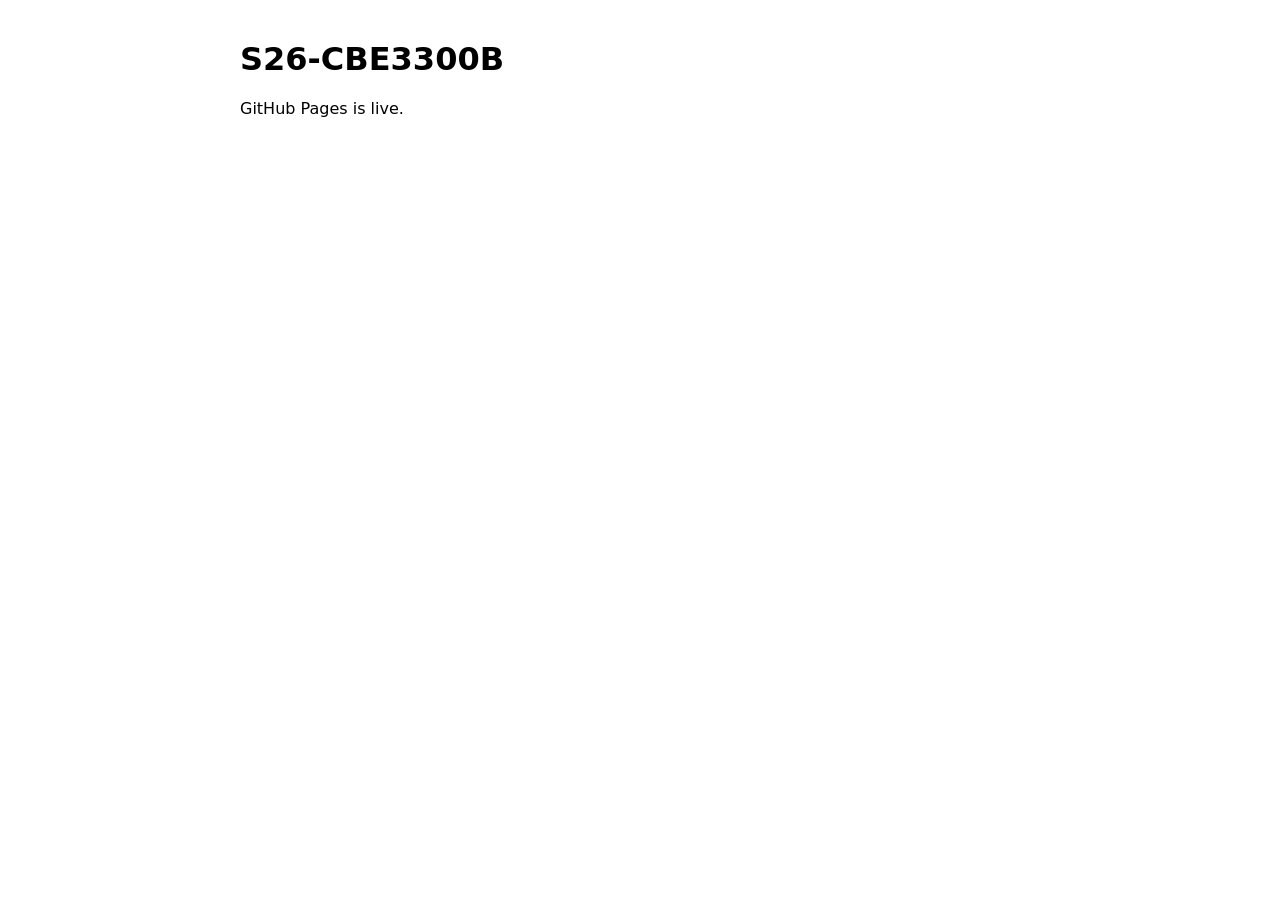
<file: index.html>
<!doctype html>
<html>
  <head>
    <meta charset="utf-8" />
    <meta name="viewport" content="width=device-width,initial-scale=1" />
    <title>S26-CBE3300B</title>
  </head>
  <body style="font-family: system-ui; max-width: 800px; margin: 40px auto; padding: 0 16px;">
    <h1>S26-CBE3300B</h1>
    <p>GitHub Pages is live.</p>
  </body>
</html>
</file>
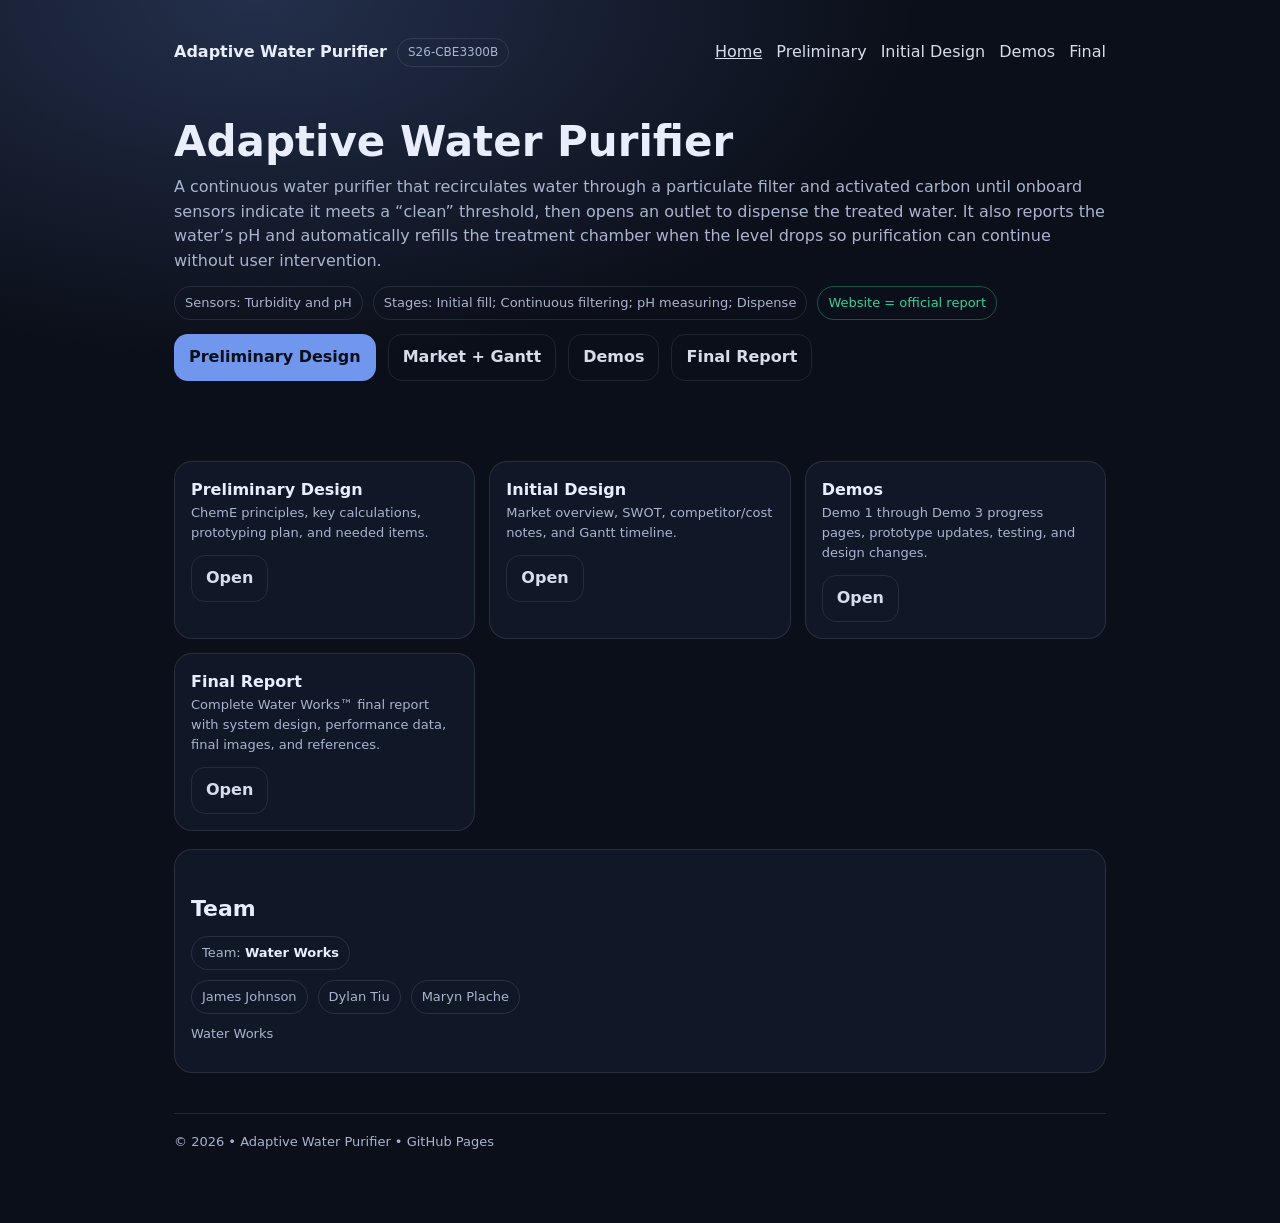
<file: docs/index.html>
<!doctype html>
<html lang="en">
<head>
  <meta charset="UTF-8" />
  <meta name="viewport" content="width=device-width, initial-scale=1.0" />
  <title>Adaptive Water Purifier</title>
  <meta name="description" content="Project website for an adaptive water purifier (design, market, timeline, demos, final report)." />
  <link rel="stylesheet" href="style.css" />
</head>

<body>
  <header class="wrap">
    <nav>
      <div class="brand">
        <strong>Adaptive Water Purifier</strong>
        <span class="badge">S26-CBE3300B</span>
      </div>

      <div class="navlinks">
        <a data-nav href="index.html">Home</a>
        <a data-nav href="preliminary.html">Preliminary</a>
        <a data-nav href="initial-design.html">Initial Design</a>
        <a data-nav href="demos.html">Demos</a>
        <a data-nav href="final.html">Final</a>
      </div>
    </nav>

    <section class="hero">
      <h1>Adaptive Water Purifier</h1>

      <p>
        A continuous water purifier that recirculates water through a particulate filter and activated carbon until onboard sensors indicate it meets a “clean” threshold, then opens an outlet to dispense the treated water. It also reports the water’s pH and automatically refills the treatment chamber when the level drops so purification can continue without user intervention.
      </p>

      <div class="kpi">
        <span class="pill">Sensors: Turbidity and pH</span>
        <span class="pill">Stages: Initial fill; Continuous filtering; pH measuring; Dispense</span>
        <span class="pill good">Website = official report</span>
      </div>

      <div class="btnrow">
        <a class="btn" href="preliminary.html">Preliminary Design</a>
        <a class="btn secondary" href="initial-design.html">Market + Gantt</a>
        <a class="btn secondary" href="demos.html">Demos</a>
        <a class="btn secondary" href="final.html">Final Report</a>
      </div>
    </section>
  </header>

  <main class="wrap">
    <section class="grid">
      <div class="card">
        <strong>Preliminary Design</strong>
        <p class="small">ChemE principles, key calculations, prototyping plan, and needed items.</p>
        <a class="btn secondary" href="preliminary.html">Open</a>
      </div>

      <div class="card">
        <strong>Initial Design</strong>
        <p class="small">Market overview, SWOT, competitor/cost notes, and Gantt timeline.</p>
        <a class="btn secondary" href="initial-design.html">Open</a>
      </div>

      <div class="card">
        <strong>Demos</strong>
        <p class="small">Demo 1 through Demo 3 progress pages, prototype updates, testing, and design changes.</p>
        <a class="btn secondary" href="demos.html">Open</a>
      </div>

      <div class="card">
        <strong>Final Report</strong>
        <p class="small">Complete Water Works™ final report with system design, performance data, final images, and references.</p>
        <a class="btn secondary" href="final.html">Open</a>
      </div>
    </section>

    <div class="card">
      <h2>Team</h2>

      <div class="kpi" style="margin-top: 6px;">
        <span class="pill">Team: <strong style="color: var(--text); font-weight: 800;">Water Works</strong></span>
      </div>

      <div class="kpi" style="margin-top: 10px;">
        <span class="pill">James Johnson</span>
        <span class="pill">Dylan Tiu</span>
        <span class="pill">Maryn Plache</span>
      </div>

      <p class="small" style="margin-top: 10px;">
        Water Works
      </p>
    </div>

    <div class="footer">
      <hr />
      <div>© <span id="year"></span> • Adaptive Water Purifier • GitHub Pages</div>
    </div>
  </main>

  <script src="script.js"></script>
</body>
</html>
</file>
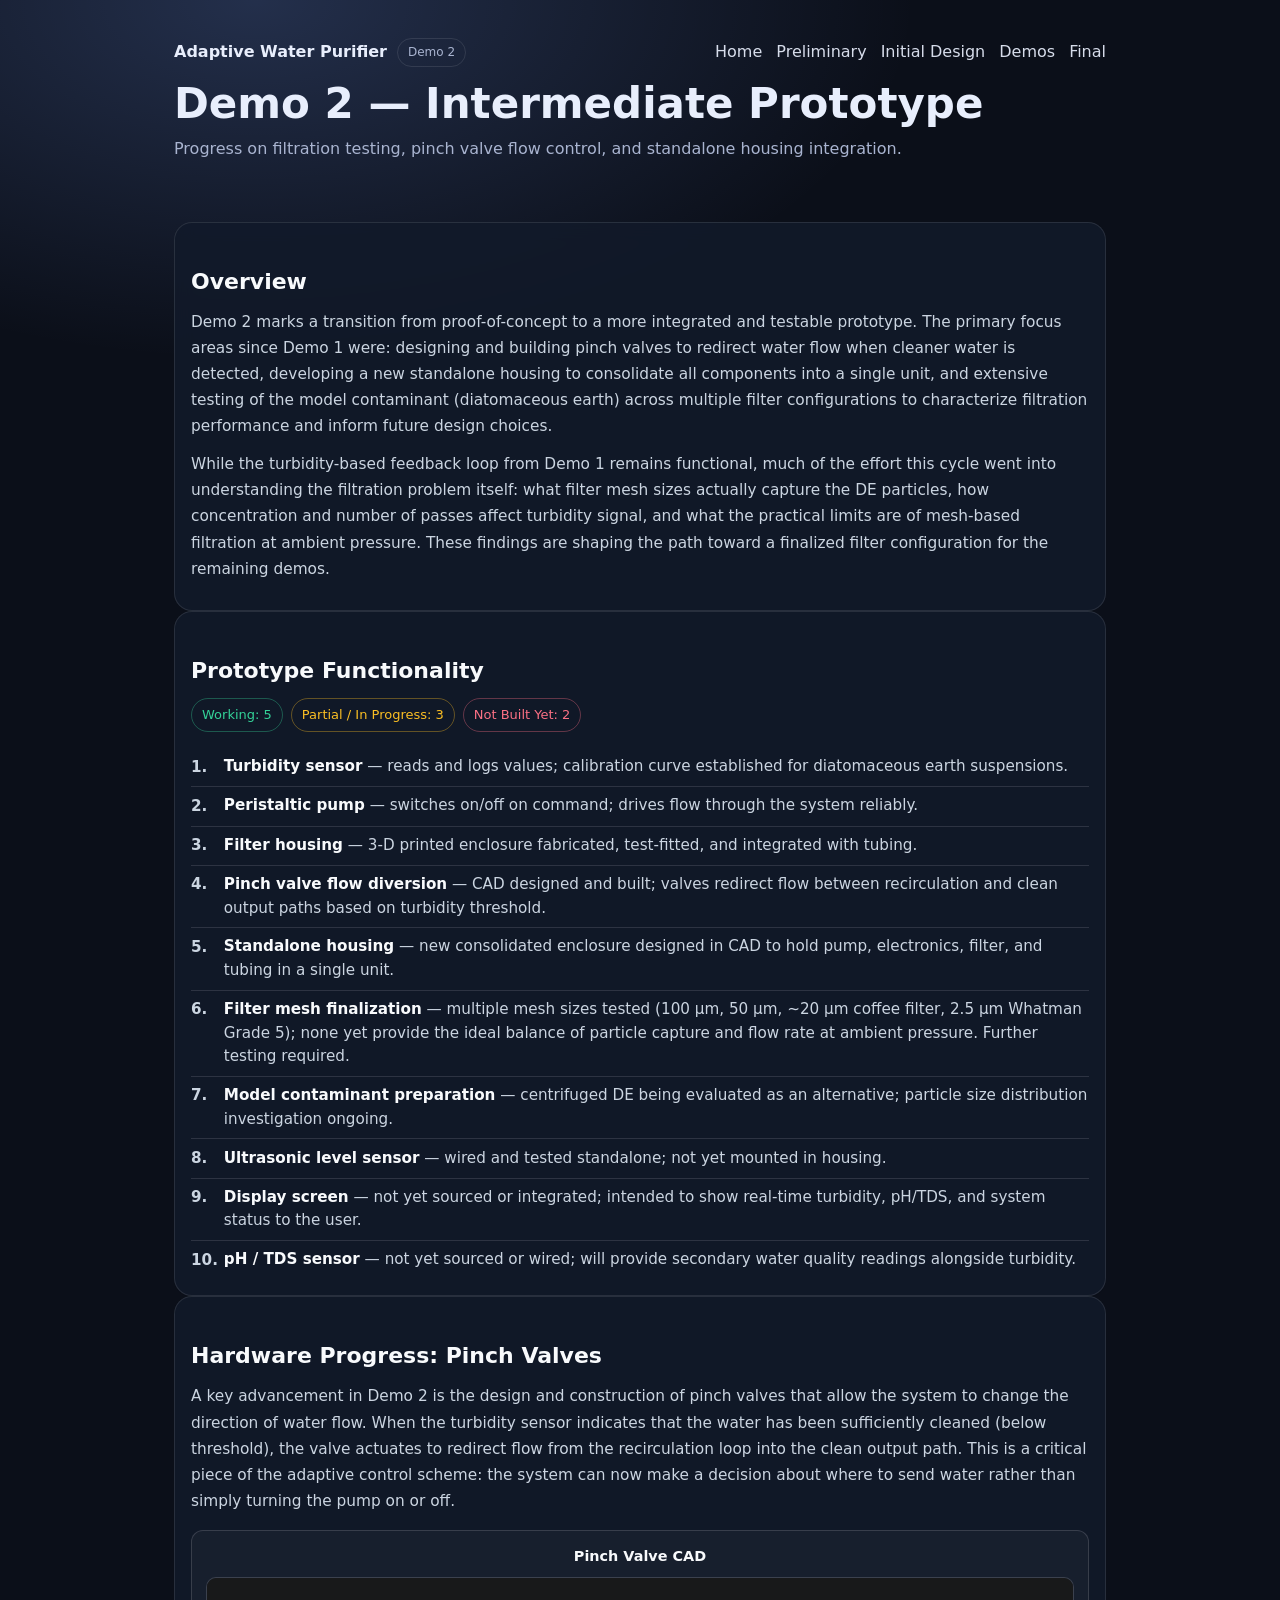
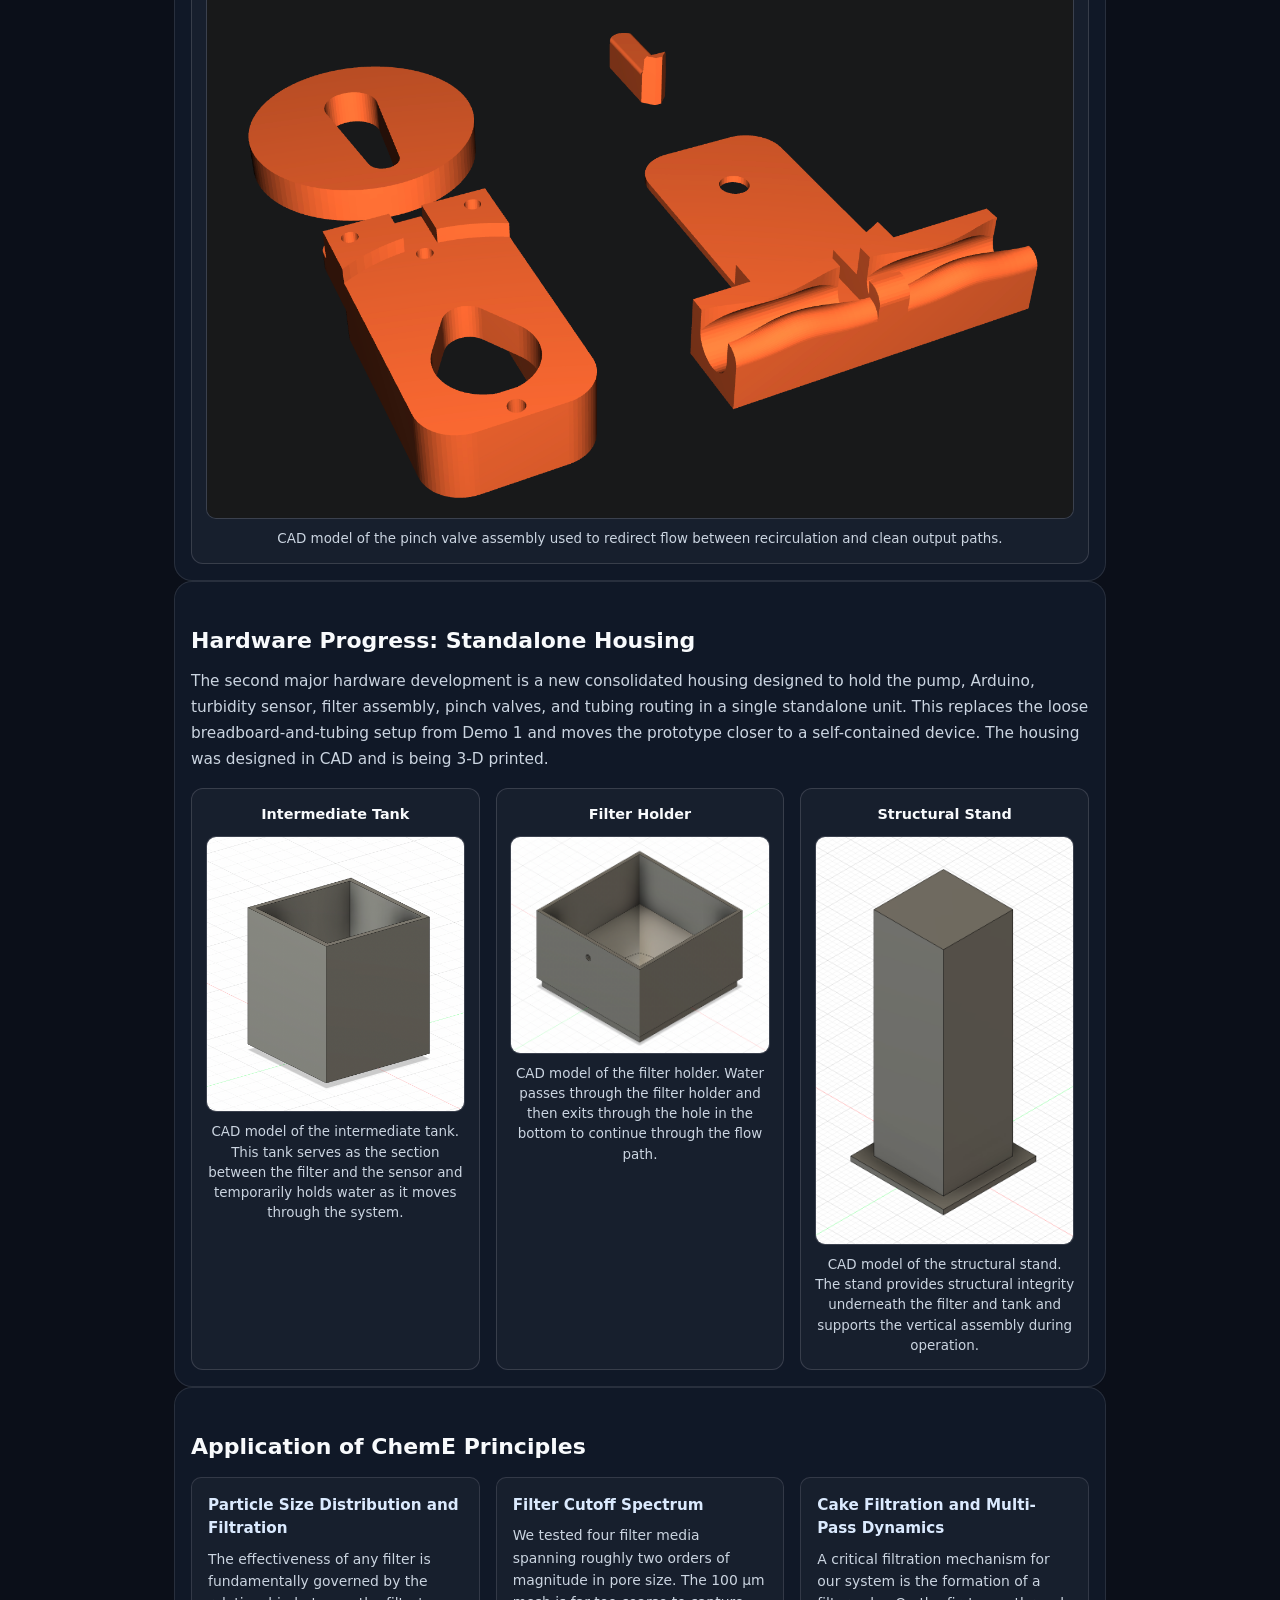
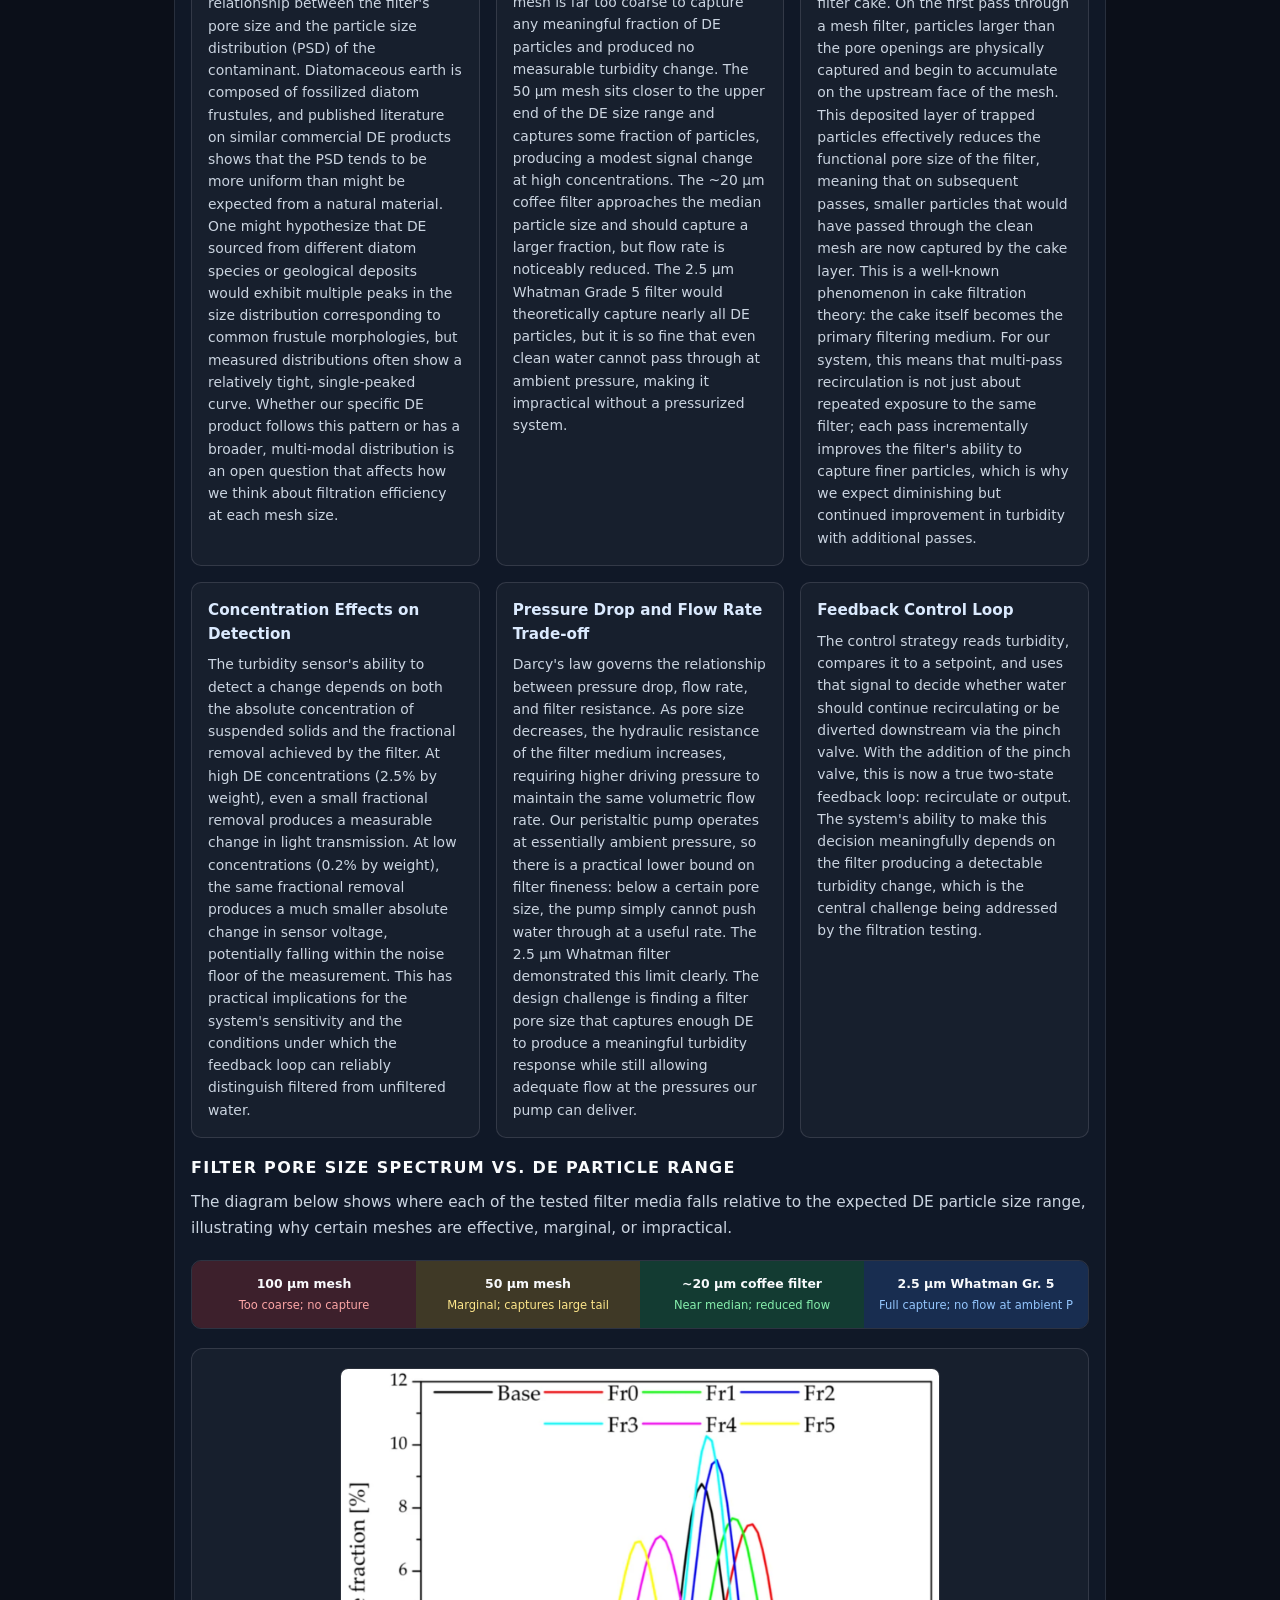
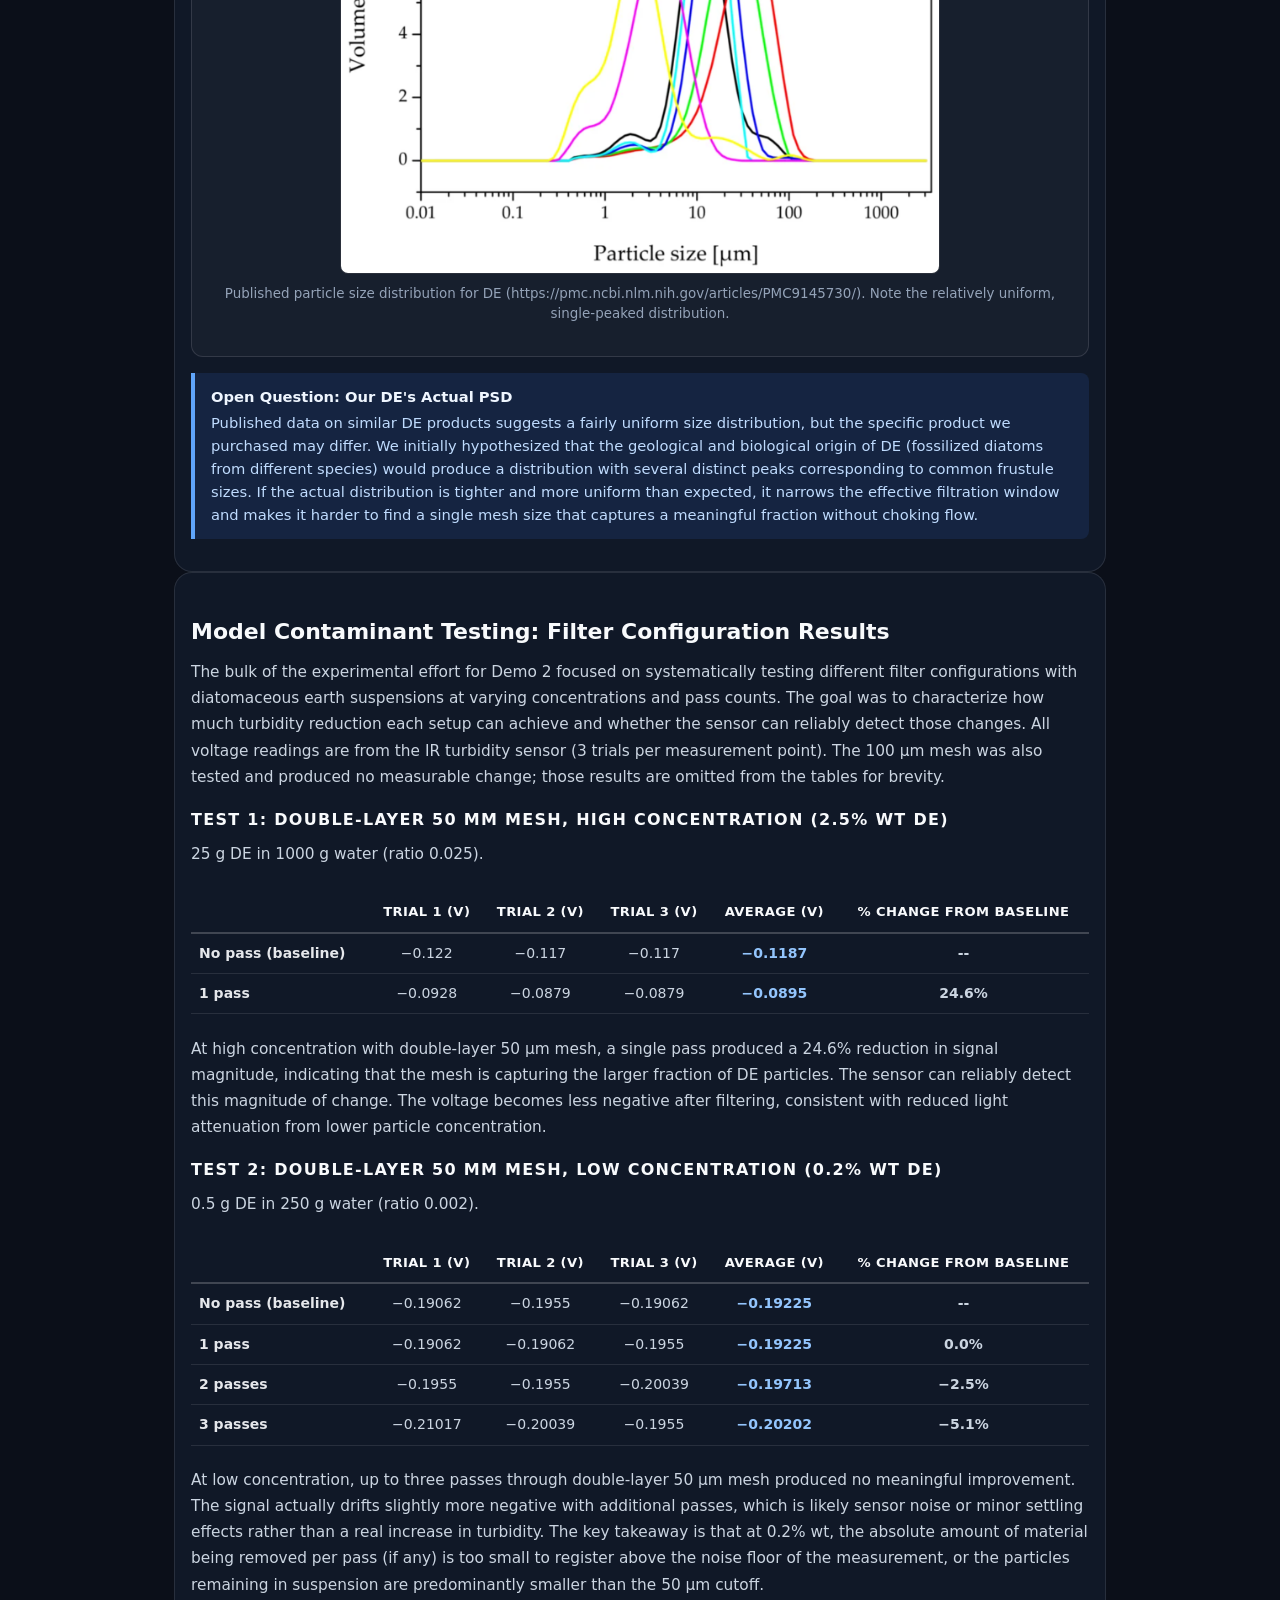
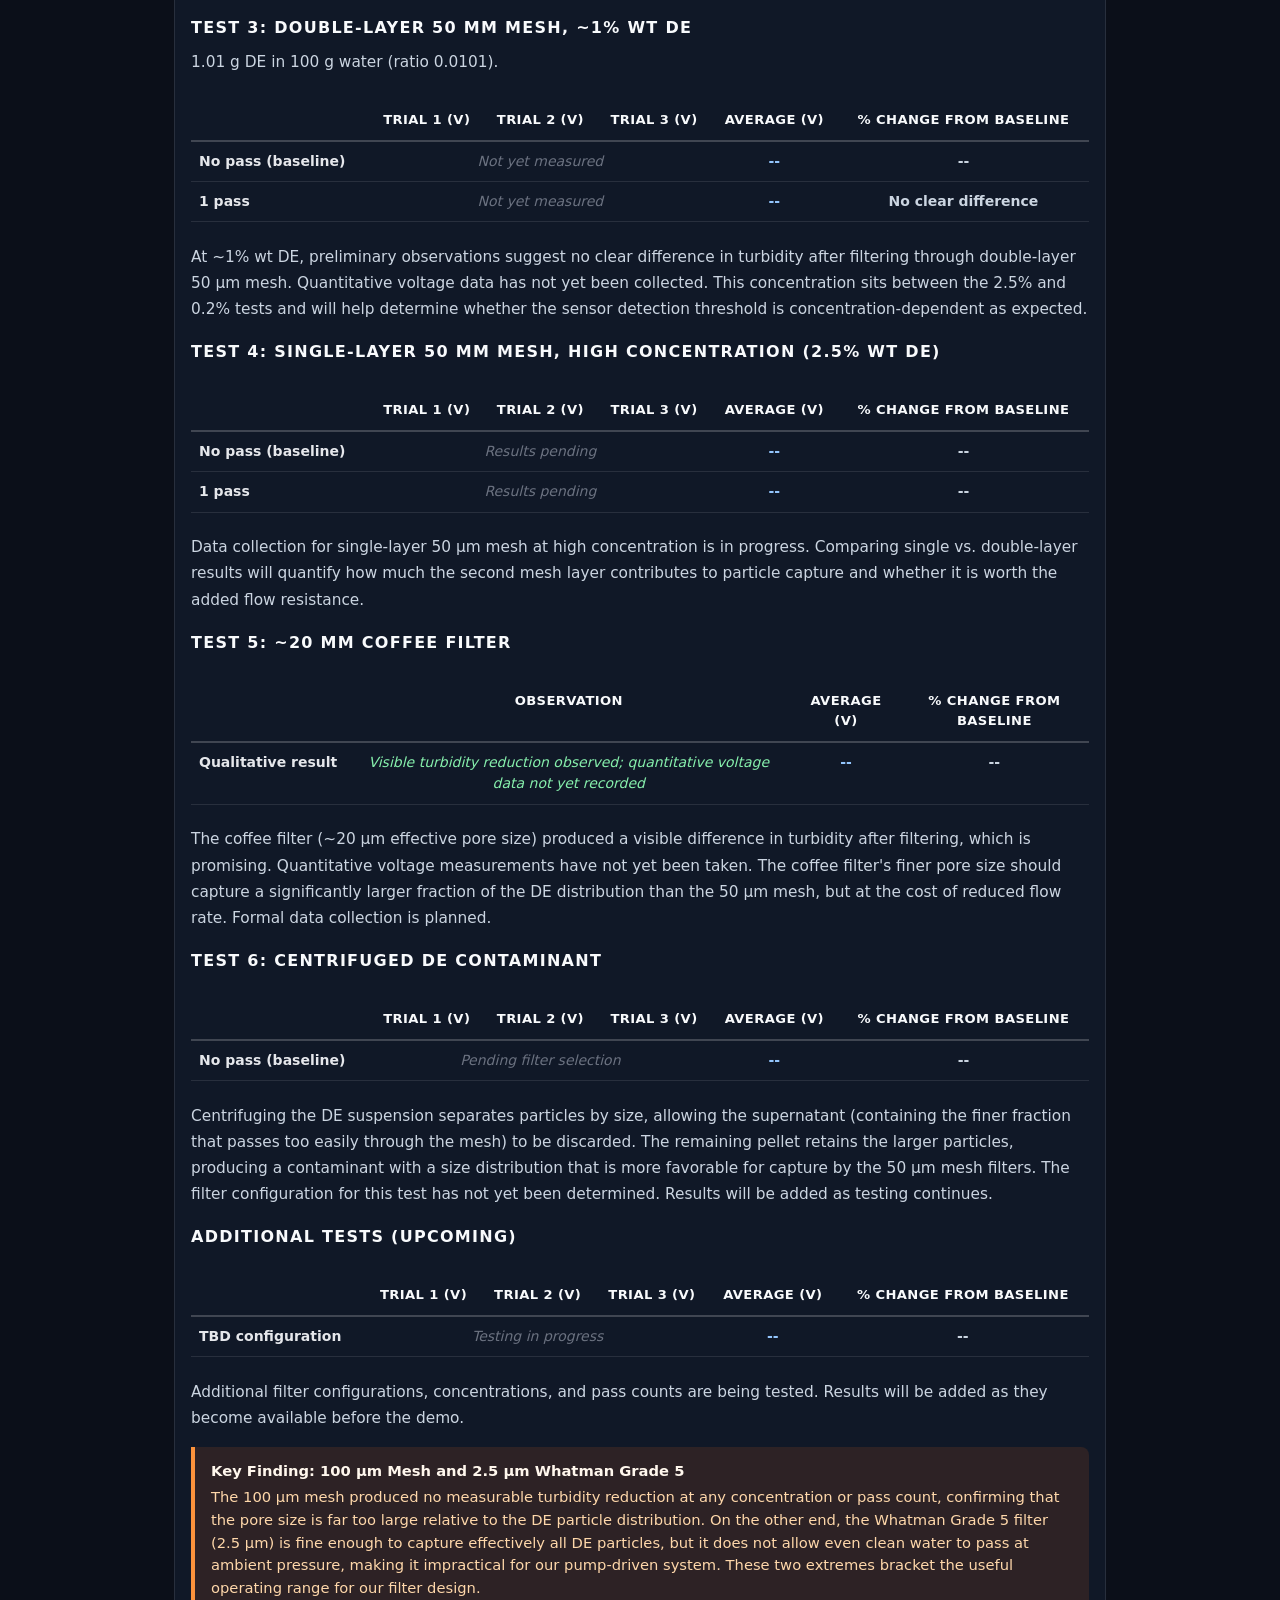
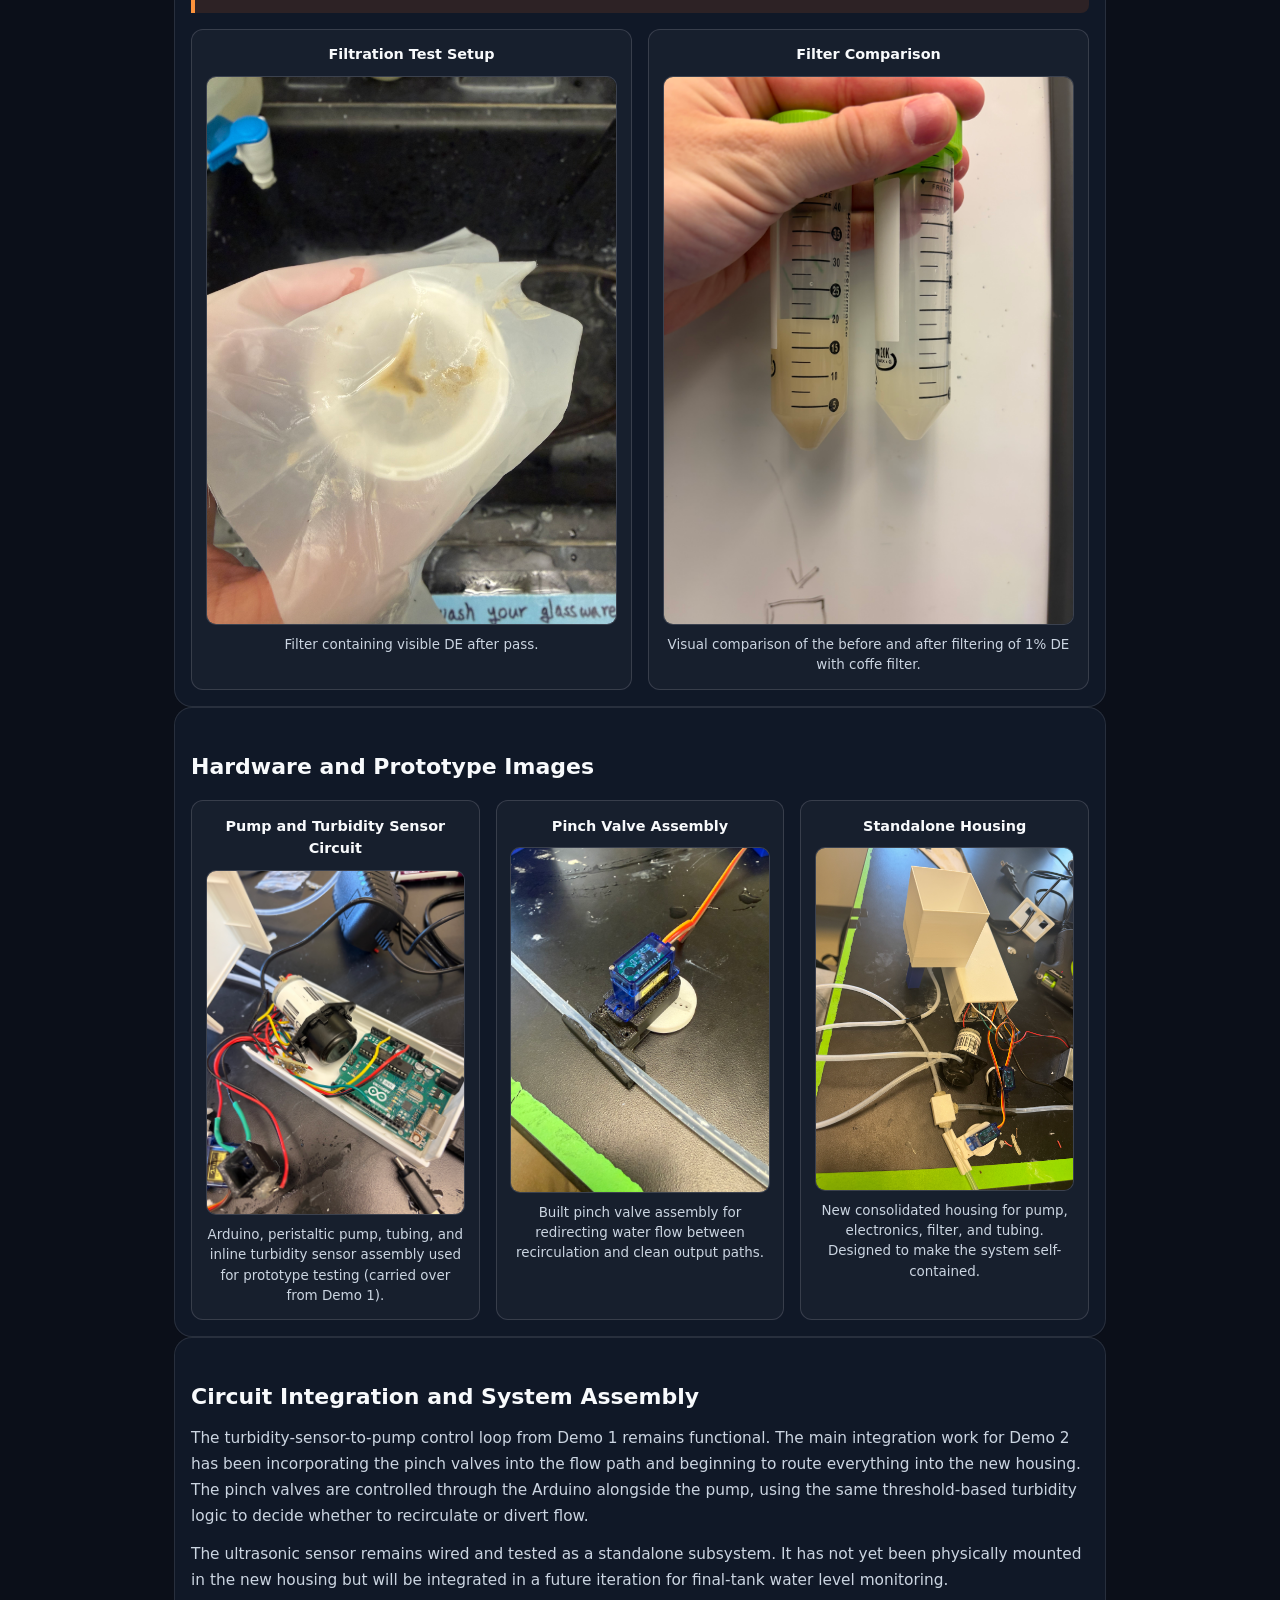
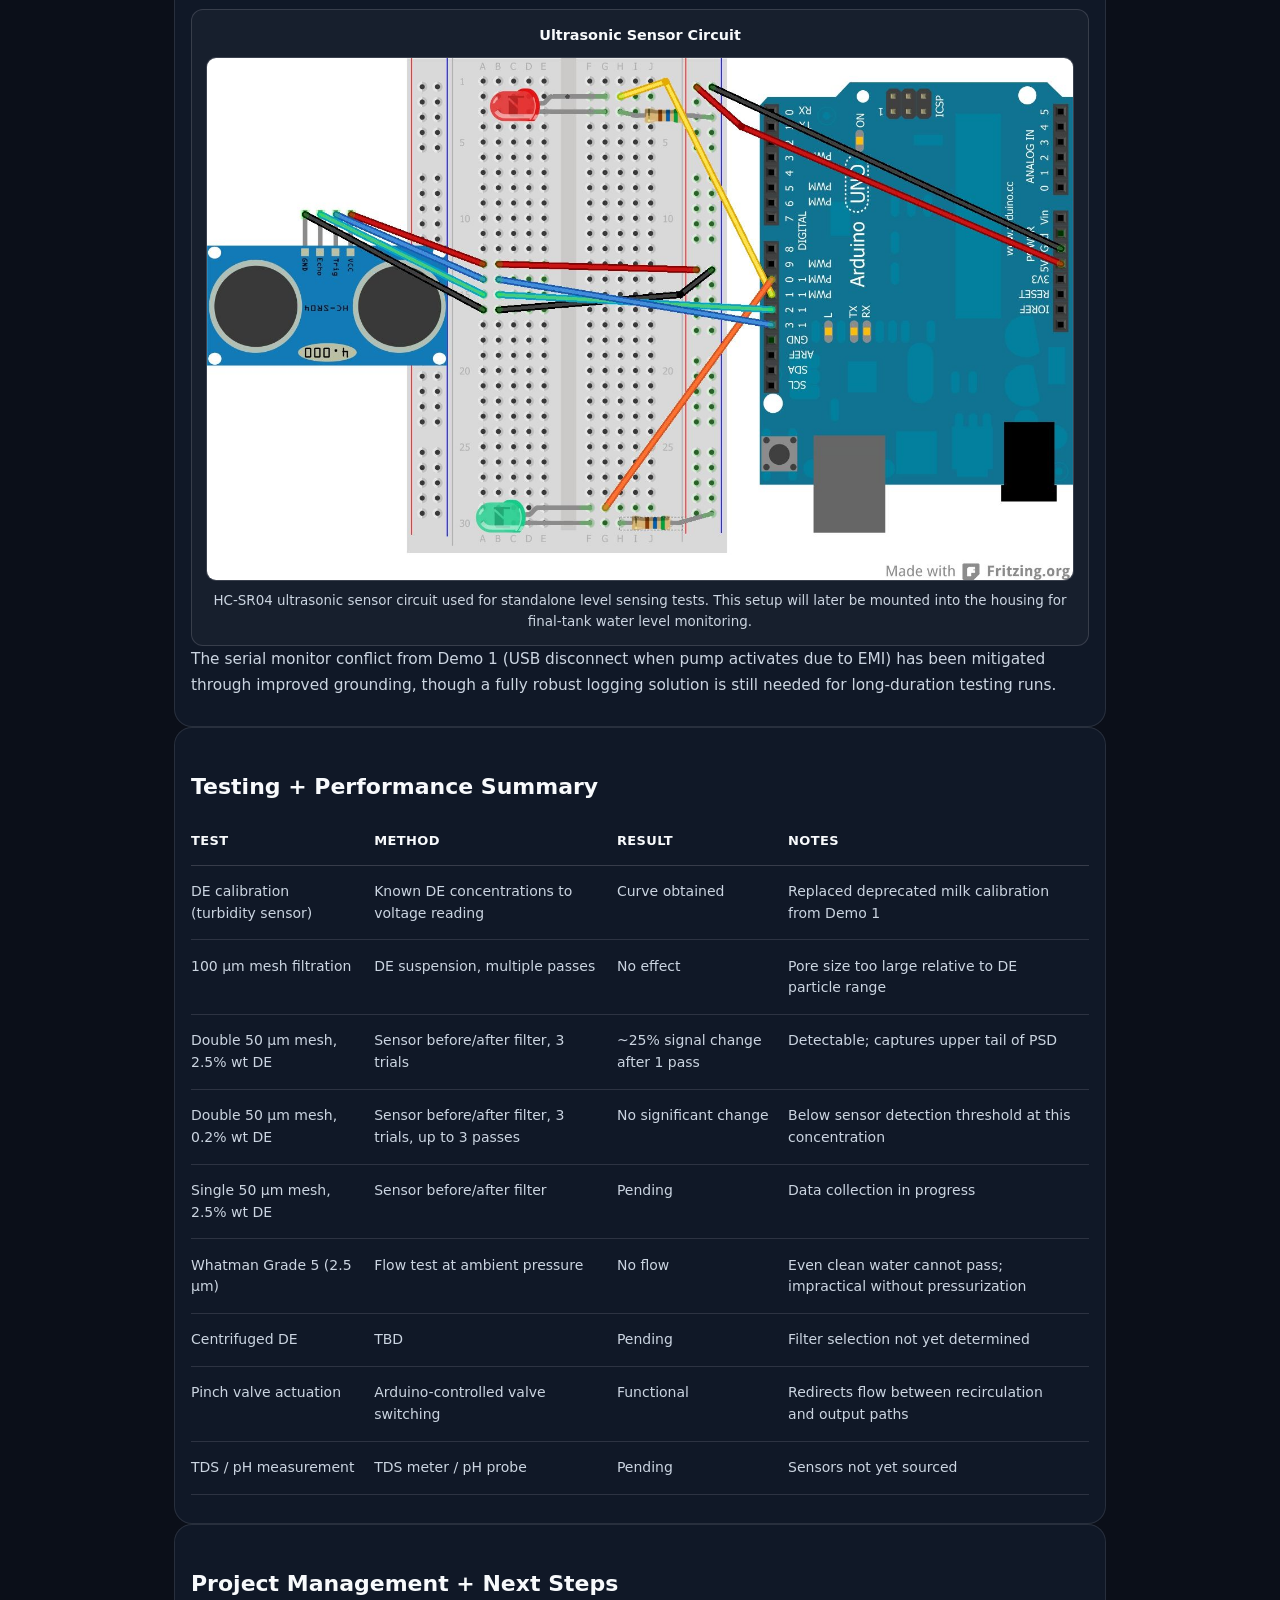
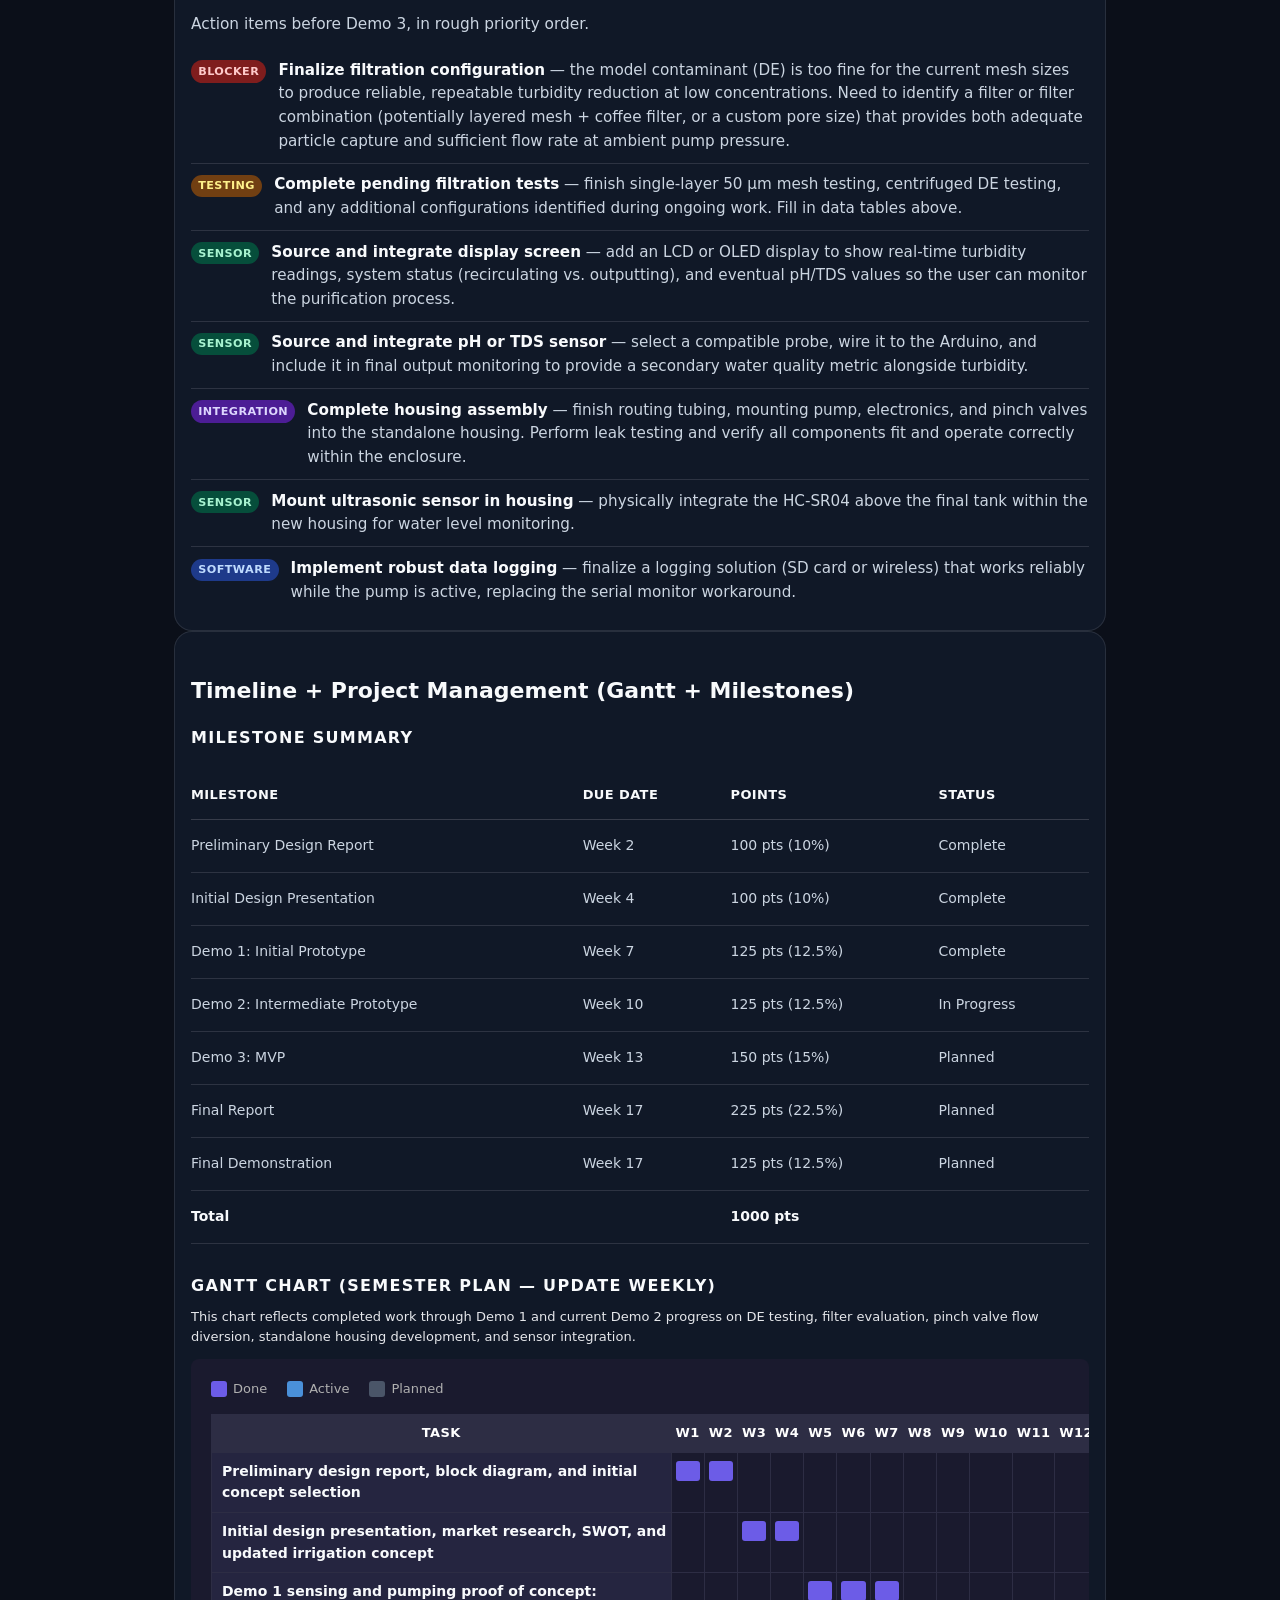
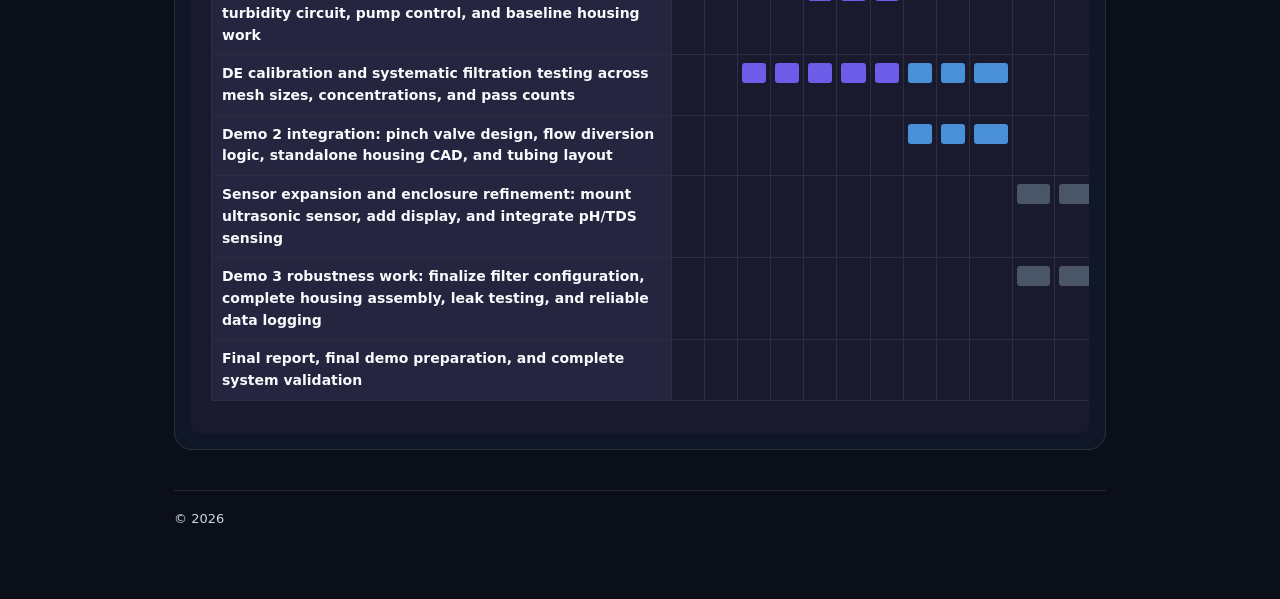
<file: docs/demo2.html>
<!doctype html>
<html lang="en">
<head>
  <meta charset="UTF-8" />
  <meta name="viewport" content="width=device-width, initial-scale=1.0" />
  <title>Demo 2 — Intermediate Prototype</title>
  <link rel="stylesheet" href="style.css" />
  <style>
    /* Page-specific styling for readability on dark / gradient backgrounds */

    .card,
    .card p,
    .card li,
    .card td,
    .card th,
    .card span,
    .card div {
      color: #e5e7eb;
    }

    .card h2,
    .card h3,
    .card h4,
    .card strong,
    table th {
      color: #f8fafc !important;
    }

    .subsection-note,
    .principle-card p,
    .steps .step-label,
    .checklist li span,
    .switch-note,
    .callout,
    table td,
    .plain-list li {
      color: #cbd5e1 !important;
    }

    .kpi {
      display: flex;
      flex-wrap: wrap;
      gap: 0.5rem;
      margin-bottom: 1rem;
    }

    .checklist {
      list-style: none;
      padding: 0;
      margin: 0;
    }

    .checklist li {
      display: flex;
      align-items: flex-start;
      gap: 0.65rem;
      padding: 0.45rem 0;
      border-bottom: 1px solid rgba(255,255,255,0.12);
      font-size: 0.95rem;
      line-height: 1.55;
    }

    .checklist li:last-child {
      border-bottom: none;
    }

    .checklist .icon {
      width: 1.4rem;
      flex-shrink: 0;
      font-weight: 700;
      color: #f8fafc;
      margin-top: 0.02rem;
    }

    .steps {
      list-style: none;
      padding: 0;
      margin: 0;
    }

    .steps li {
      display: flex;
      align-items: flex-start;
      gap: 0.75rem;
      padding: 0.6rem 0;
      border-bottom: 1px solid rgba(255,255,255,0.12);
    }

    .steps li:last-child {
      border-bottom: none;
    }

    .steps .step-label {
      flex: 1;
      font-size: 0.95rem;
      line-height: 1.55;
    }

    .tag {
      font-size: 0.7rem;
      font-weight: 700;
      letter-spacing: 0.04em;
      text-transform: uppercase;
      padding: 0.15rem 0.45rem;
      border-radius: 999px;
      flex-shrink: 0;
      margin-top: 0.1rem;
    }

    .tag.blocker  { background: #7f1d1d; color: #fecaca; }
    .tag.hardware { background: #78350f; color: #fde68a; }
    .tag.software { background: #1e3a8a; color: #bfdbfe; }
    .tag.integration { background: #4c1d95; color: #ddd6fe; }
    .tag.sensor { background: #064e3b; color: #a7f3d0; }
    .tag.testing { background: #713f12; color: #fef08a; }

    .callout {
      background: rgba(249,115,22,0.12);
      border-left: 4px solid #fb923c;
      border-radius: 0 8px 8px 0;
      padding: 0.8rem 1rem;
      margin: 1rem 0;
      font-size: 0.92rem;
      color: #fed7aa !important;
    }

    .callout strong {
      display: block;
      margin-bottom: 0.2rem;
      color: #fff7ed !important;
    }

    .callout-blue {
      background: rgba(59,130,246,0.12);
      border-left: 4px solid #60a5fa;
      border-radius: 0 8px 8px 0;
      padding: 0.8rem 1rem;
      margin: 1rem 0;
      font-size: 0.92rem;
      color: #bfdbfe !important;
    }

    .callout-blue strong {
      display: block;
      margin-bottom: 0.2rem;
      color: #eff6ff !important;
    }

    .switch-note {
      background: rgba(34,197,94,0.12);
      border-left: 4px solid #4ade80;
      border-radius: 0 8px 8px 0;
      padding: 0.8rem 1rem;
      margin: 1rem 0;
      font-size: 0.92rem;
      color: #bbf7d0 !important;
    }

    .switch-note strong {
      color: #f0fdf4 !important;
    }

    .principle-grid {
      display: grid;
      grid-template-columns: repeat(auto-fit, minmax(220px, 1fr));
      gap: 1rem;
      margin-top: 0.75rem;
    }

    .principle-card {
      background: rgba(255,255,255,0.03);
      border: 1px solid rgba(255,255,255,0.12);
      border-radius: 10px;
      padding: 1rem;
    }

    .principle-card h4 {
      margin: 0 0 0.45rem;
      font-size: 0.95rem;
      color: #dbeafe !important;
    }

    .principle-card p {
      margin: 0;
      font-size: 0.87rem;
      line-height: 1.6;
    }

    .subsection-note {
      font-size: 0.96rem;
      line-height: 1.7;
    }

    .plain-list {
      padding-left: 1.2rem;
      margin-top: 0.6rem;
    }

    .plain-list li {
      margin-bottom: 0.5rem;
      line-height: 1.6;
    }

    table {
      width: 100%;
      border-collapse: collapse;
      margin-top: 0.8rem;
    }

    table thead th {
      text-align: left;
      border-bottom: 1px solid rgba(255,255,255,0.16);
      padding: 0.85rem 1rem 0.85rem 0;
      color: #f8fafc !important;
      letter-spacing: 0.03em;
    }

    table tbody td {
      border-bottom: 1px solid rgba(255,255,255,0.12);
      padding: 0.95rem 1rem 0.95rem 0;
      vertical-align: top;
      line-height: 1.55;
    }

    .media-grid {
      display: grid;
      grid-template-columns: repeat(auto-fit, minmax(260px, 1fr));
      gap: 1rem;
      margin-top: 1rem;
    }

    .media-slot {
      border: 1px solid rgba(255,255,255,0.14);
      border-radius: 12px;
      padding: 0.85rem;
      background: rgba(255,255,255,0.03);
      text-align: center;
    }

    .media-slot h4 {
      margin: 0 0 0.65rem;
      font-size: 0.9rem;
      color: #f8fafc !important;
    }

    .media-slot img {
      width: 100%;
      max-width: 100%;
      height: auto;
      display: block;
      border-radius: 10px;
      border: 1px solid rgba(255,255,255,0.12);
      margin: 0 auto 0.65rem auto;
      background: rgba(255,255,255,0.04);
    }

    .media-slot p {
      margin: 0;
      font-size: 0.84rem;
      line-height: 1.5;
      color: #cbd5e1 !important;
    }

    .data-table-scroll {
      overflow-x: auto;
      margin-top: 0.8rem;
    }

    .data-table {
      width: 100%;
      border-collapse: collapse;
      font-size: 0.88rem;
    }

    .data-table thead th {
      text-align: center;
      border-bottom: 2px solid rgba(255,255,255,0.2);
      padding: 0.6rem 0.5rem;
      color: #f8fafc !important;
      font-size: 0.82rem;
      letter-spacing: 0.03em;
    }

    .data-table tbody td {
      text-align: center;
      border-bottom: 1px solid rgba(255,255,255,0.1);
      padding: 0.55rem 0.5rem;
      color: #cbd5e1 !important;
    }

    .data-table tbody tr:hover {
      background: rgba(255,255,255,0.04);
    }

    .data-table .row-label {
      text-align: left;
      font-weight: 600;
      color: #e5e7eb !important;
      white-space: nowrap;
    }

    .data-table .avg-col {
      color: #93c5fd !important;
      font-weight: 600;
    }

    .data-table .change-col {
      font-weight: 700;
    }

    .change-positive { color: #4ade80 !important; }
    .change-neutral { color: #fbbf24 !important; }
    .change-na { color: #6b7280 !important; }

    .particle-diagram {
      background: rgba(255,255,255,0.03);
      border: 1px solid rgba(255,255,255,0.12);
      border-radius: 12px;
      padding: 1.2rem;
      margin: 1rem 0;
      text-align: center;
    }

    .particle-diagram img {
      width: 100%;
      max-width: 600px;
      height: auto;
      border-radius: 8px;
      margin: 0 auto;
      display: block;
    }

    .particle-diagram p {
      font-size: 0.84rem;
      color: #94a3b8 !important;
      margin-top: 0.6rem;
    }

    .filter-spectrum {
      display: flex;
      align-items: stretch;
      gap: 0;
      margin: 1.2rem 0;
      border-radius: 10px;
      overflow: hidden;
      border: 1px solid rgba(255,255,255,0.12);
      font-size: 0.82rem;
    }

    .filter-spectrum .band {
      flex: 1;
      padding: 0.8rem 0.5rem;
      text-align: center;
      display: flex;
      flex-direction: column;
      justify-content: center;
      gap: 0.25rem;
    }

    .filter-spectrum .band strong {
      display: block;
      font-size: 0.78rem;
      color: #f8fafc !important;
    }

    .filter-spectrum .band span {
      font-size: 0.72rem;
    }

    .band-100 { background: rgba(239,68,68,0.2); color: #fca5a5 !important; }
    .band-100 span { color: #fca5a5 !important; }
    .band-50 { background: rgba(251,191,36,0.2); color: #fde68a !important; }
    .band-50 span { color: #fde68a !important; }
    .band-20 { background: rgba(34,197,94,0.2); color: #86efac !important; }
    .band-20 span { color: #86efac !important; }
    .band-2 { background: rgba(59,130,246,0.2); color: #93c5fd !important; }
    .band-2 span { color: #93c5fd !important; }

    .footer div,
    .footer span {
      color: #cbd5e1 !important;
    }
  </style>
</head>
<body>
  <header class="wrap">
    <nav>
      <div class="brand">
        <strong>Adaptive Water Purifier</strong>
        <span class="badge">Demo 2</span>
      </div>
      <div class="navlinks">
        <a data-nav href="index.html">Home</a>
        <a data-nav href="preliminary.html">Preliminary</a>
        <a data-nav href="initial-design.html">Initial Design</a>
        <a data-nav href="demos.html">Demos</a>
        <a data-nav href="final.html">Final</a>
      </div>
    </nav>
    <h1>Demo 2 — Intermediate Prototype</h1>
    <p>Progress on filtration testing, pinch valve flow control, and standalone housing integration.</p>
  </header>

  <main class="wrap">

    <div class="card">
      <h2>Overview</h2>
      <p class="subsection-note">
        Demo 2 marks a transition from proof-of-concept to a more integrated and testable prototype. The primary focus areas since Demo 1 were: designing and building pinch valves to redirect water flow when cleaner water is detected, developing a new standalone housing to consolidate all components into a single unit, and extensive testing of the model contaminant (diatomaceous earth) across multiple filter configurations to characterize filtration performance and inform future design choices.
      </p>
      <p class="subsection-note">
        While the turbidity-based feedback loop from Demo 1 remains functional, much of the effort this cycle went into understanding the filtration problem itself: what filter mesh sizes actually capture the DE particles, how concentration and number of passes affect turbidity signal, and what the practical limits are of mesh-based filtration at ambient pressure. These findings are shaping the path toward a finalized filter configuration for the remaining demos.
      </p>
    </div>

    <div class="card">
      <h2>Prototype Functionality</h2>
      <div class="kpi">
        <span class="pill good">Working: 5</span>
        <span class="pill warn">Partial / In Progress: 3</span>
        <span class="pill bad">Not Built Yet: 2</span>
      </div>

      <ul class="checklist">
        <li><span class="icon">1.</span><span><strong>Turbidity sensor</strong> — reads and logs values; calibration curve established for diatomaceous earth suspensions.</span></li>
        <li><span class="icon">2.</span><span><strong>Peristaltic pump</strong> — switches on/off on command; drives flow through the system reliably.</span></li>
        <li><span class="icon">3.</span><span><strong>Filter housing</strong> — 3-D printed enclosure fabricated, test-fitted, and integrated with tubing.</span></li>
        <li><span class="icon">4.</span><span><strong>Pinch valve flow diversion</strong> — CAD designed and built; valves redirect flow between recirculation and clean output paths based on turbidity threshold.</span></li>
        <li><span class="icon">5.</span><span><strong>Standalone housing</strong> — new consolidated enclosure designed in CAD to hold pump, electronics, filter, and tubing in a single unit.</span></li>

        <li><span class="icon">6.</span><span><strong>Filter mesh finalization</strong> — multiple mesh sizes tested (100 µm, 50 µm, ~20 µm coffee filter, 2.5 µm Whatman Grade 5); none yet provide the ideal balance of particle capture and flow rate at ambient pressure. Further testing required.</span></li>
        <li><span class="icon">7.</span><span><strong>Model contaminant preparation</strong> — centrifuged DE being evaluated as an alternative; particle size distribution investigation ongoing.</span></li>
        <li><span class="icon">8.</span><span><strong>Ultrasonic level sensor</strong> — wired and tested standalone; not yet mounted in housing.</span></li>

        <li><span class="icon">9.</span><span><strong>Display screen</strong> — not yet sourced or integrated; intended to show real-time turbidity, pH/TDS, and system status to the user.</span></li>
        <li><span class="icon">10.</span><span><strong>pH / TDS sensor</strong> — not yet sourced or wired; will provide secondary water quality readings alongside turbidity.</span></li>
      </ul>
    </div>

    <div class="card">
      <h2>Hardware Progress: Pinch Valves</h2>
      <p class="subsection-note">
        A key advancement in Demo 2 is the design and construction of pinch valves that allow the system to change the direction of water flow. When the turbidity sensor indicates that the water has been sufficiently cleaned (below threshold), the valve actuates to redirect flow from the recirculation loop into the clean output path. This is a critical piece of the adaptive control scheme: the system can now make a decision about where to send water rather than simply turning the pump on or off.
      </p>

      <div class="media-grid">
        <div class="media-slot">
          <h4>Pinch Valve CAD</h4>
          <!-- INSERT IMAGE: pinch valve CAD rendering -->
          <img src="assets/images/pinch_valve_image.png" alt="Pinch valve CAD model for flow diversion" />
          <p>
            CAD model of the pinch valve assembly used to redirect flow between recirculation and clean output paths.
          </p>
        </div>
      </div>
    </div>

    <div class="card">
      <h2>Hardware Progress: Standalone Housing</h2>
      <p class="subsection-note">
        The second major hardware development is a new consolidated housing designed to hold the pump, Arduino, turbidity sensor, filter assembly, pinch valves, and tubing routing in a single standalone unit. This replaces the loose breadboard-and-tubing setup from Demo 1 and moves the prototype closer to a self-contained device. The housing was designed in CAD and is being 3-D printed.
      </p>

      <div class="media-grid">
  <div class="media-slot">
    <h4>Intermediate Tank</h4>
    <img src="assets/images/tank.png" alt="Intermediate tank CAD model" />
    <p>
      CAD model of the intermediate tank. This tank serves as the section between the filter and the sensor and temporarily holds water as it moves through the system.
    </p>
  </div>

  <div class="media-slot">
    <h4>Filter Holder</h4>
    <img src="assets/images/filter holder.png" alt="Filter holder CAD model" />
    <p>
      CAD model of the filter holder. Water passes through the filter holder and then exits through the hole in the bottom to continue through the flow path.
    </p>
  </div>

  <div class="media-slot">
    <h4>Structural Stand</h4>
    <img src="assets/images/stand.png" alt="Structural stand CAD model" />
    <p>
      CAD model of the structural stand. The stand provides structural integrity underneath the filter and tank and supports the vertical assembly during operation.
    </p>
  </div>
</div>
</div>
    <div class="card">
      <h2>Application of ChemE Principles</h2>

      <div class="principle-grid">
        <div class="principle-card">
          <h4>Particle Size Distribution and Filtration</h4>
          <p>
            The effectiveness of any filter is fundamentally governed by the relationship between the filter's pore size and the particle size distribution (PSD) of the contaminant. Diatomaceous earth is composed of fossilized diatom frustules, and published literature on similar commercial DE products shows that the PSD tends to be more uniform than might be expected from a natural material. One might hypothesize that DE sourced from different diatom species or geological deposits would exhibit multiple peaks in the size distribution corresponding to common frustule morphologies, but measured distributions often show a relatively tight, single-peaked curve. Whether our specific DE product follows this pattern or has a broader, multi-modal distribution is an open question that affects how we think about filtration efficiency at each mesh size.
          </p>
        </div>

        <div class="principle-card">
          <h4>Filter Cutoff Spectrum</h4>
          <p>
            We tested four filter media spanning roughly two orders of magnitude in pore size. The 100 µm mesh is far too coarse to capture any meaningful fraction of DE particles and produced no measurable turbidity change. The 50 µm mesh sits closer to the upper end of the DE size range and captures some fraction of particles, producing a modest signal change at high concentrations. The ~20 µm coffee filter approaches the median particle size and should capture a larger fraction, but flow rate is noticeably reduced. The 2.5 µm Whatman Grade 5 filter would theoretically capture nearly all DE particles, but it is so fine that even clean water cannot pass through at ambient pressure, making it impractical without a pressurized system.
          </p>
        </div>

        <div class="principle-card">
          <h4>Cake Filtration and Multi-Pass Dynamics</h4>
          <p>
            A critical filtration mechanism for our system is the formation of a filter cake. On the first pass through a mesh filter, particles larger than the pore openings are physically captured and begin to accumulate on the upstream face of the mesh. This deposited layer of trapped particles effectively reduces the functional pore size of the filter, meaning that on subsequent passes, smaller particles that would have passed through the clean mesh are now captured by the cake layer. This is a well-known phenomenon in cake filtration theory: the cake itself becomes the primary filtering medium. For our system, this means that multi-pass recirculation is not just about repeated exposure to the same filter; each pass incrementally improves the filter's ability to capture finer particles, which is why we expect diminishing but continued improvement in turbidity with additional passes.
          </p>
        </div>

        <div class="principle-card">
          <h4>Concentration Effects on Detection</h4>
          <p>
            The turbidity sensor's ability to detect a change depends on both the absolute concentration of suspended solids and the fractional removal achieved by the filter. At high DE concentrations (2.5% by weight), even a small fractional removal produces a measurable change in light transmission. At low concentrations (0.2% by weight), the same fractional removal produces a much smaller absolute change in sensor voltage, potentially falling within the noise floor of the measurement. This has practical implications for the system's sensitivity and the conditions under which the feedback loop can reliably distinguish filtered from unfiltered water.
          </p>
        </div>

        <div class="principle-card">
          <h4>Pressure Drop and Flow Rate Trade-off</h4>
          <p>
            Darcy's law governs the relationship between pressure drop, flow rate, and filter resistance. As pore size decreases, the hydraulic resistance of the filter medium increases, requiring higher driving pressure to maintain the same volumetric flow rate. Our peristaltic pump operates at essentially ambient pressure, so there is a practical lower bound on filter fineness: below a certain pore size, the pump simply cannot push water through at a useful rate. The 2.5 µm Whatman filter demonstrated this limit clearly. The design challenge is finding a filter pore size that captures enough DE to produce a meaningful turbidity response while still allowing adequate flow at the pressures our pump can deliver.
          </p>
        </div>

        <div class="principle-card">
          <h4>Feedback Control Loop</h4>
          <p>
            The control strategy reads turbidity, compares it to a setpoint, and uses that signal to decide whether water should continue recirculating or be diverted downstream via the pinch valve. With the addition of the pinch valve, this is now a true two-state feedback loop: recirculate or output. The system's ability to make this decision meaningfully depends on the filter producing a detectable turbidity change, which is the central challenge being addressed by the filtration testing.
          </p>
        </div>
      </div>

      <h3>Filter Pore Size Spectrum vs. DE Particle Range</h3>
      <p class="subsection-note">
        The diagram below shows where each of the tested filter media falls relative to the expected DE particle size range, illustrating why certain meshes are effective, marginal, or impractical.
      </p>

      <div class="filter-spectrum">
        <div class="band band-100">
          <strong>100 µm mesh</strong>
          <span>Too coarse; no capture</span>
        </div>
        <div class="band band-50">
          <strong>50 µm mesh</strong>
          <span>Marginal; captures large tail</span>
        </div>
        <div class="band band-20">
          <strong>~20 µm coffee filter</strong>
          <span>Near median; reduced flow</span>
        </div>
        <div class="band band-2">
          <strong>2.5 µm Whatman Gr. 5</strong>
          <span>Full capture; no flow at ambient P</span>
        </div>
      </div>

      <div class="particle-diagram">
        <!-- INSERT IMAGE: DE particle size distribution plot or reference figure -->
        <img src="assets/images/de_distribution.png" alt="Diatomaceous earth particle size distribution" />
        <p>Published particle size distribution for DE (https://pmc.ncbi.nlm.nih.gov/articles/PMC9145730/). Note the relatively uniform, single-peaked distribution.</p>
      </div>

      <div class="callout-blue">
        <strong>Open Question: Our DE's Actual PSD</strong>
        Published data on similar DE products suggests a fairly uniform size distribution, but the specific product we purchased may differ. We initially hypothesized that the geological and biological origin of DE (fossilized diatoms from different species) would produce a distribution with several distinct peaks corresponding to common frustule sizes. If the actual distribution is tighter and more uniform than expected, it narrows the effective filtration window and makes it harder to find a single mesh size that captures a meaningful fraction without choking flow.
      </div>
    </div>

     <div class="card">
      <h2>Model Contaminant Testing: Filter Configuration Results</h2>

      <p class="subsection-note">
        The bulk of the experimental effort for Demo 2 focused on systematically testing different filter configurations with diatomaceous earth suspensions at varying concentrations and pass counts. The goal was to characterize how much turbidity reduction each setup can achieve and whether the sensor can reliably detect those changes. All voltage readings are from the IR turbidity sensor (3 trials per measurement point). The 100 µm mesh was also tested and produced no measurable change; those results are omitted from the tables for brevity.
      </p>

      <h3>Test 1: Double-Layer 50 µm Mesh, High Concentration (2.5% wt DE)</h3>
      <p class="subsection-note" style="margin-bottom:0.4rem;">25 g DE in 1000 g water (ratio 0.025).</p>
      <div class="data-table-scroll">
        <table class="data-table">
          <thead>
            <tr>
              <th></th>
              <th>Trial 1 (V)</th>
              <th>Trial 2 (V)</th>
              <th>Trial 3 (V)</th>
              <th>Average (V)</th>
              <th>% Change from Baseline</th>
            </tr>
          </thead>
          <tbody>
            <tr>
              <td class="row-label">No pass (baseline)</td>
              <td>&minus;0.122</td>
              <td>&minus;0.117</td>
              <td>&minus;0.117</td>
              <td class="avg-col">&minus;0.1187</td>
              <td class="change-col change-na">--</td>
            </tr>
            <tr>
              <td class="row-label">1 pass</td>
              <td>&minus;0.0928</td>
              <td>&minus;0.0879</td>
              <td>&minus;0.0879</td>
              <td class="avg-col">&minus;0.0895</td>
              <td class="change-col change-positive">24.6%</td>
            </tr>
          </tbody>
        </table>
      </div>
      <p class="subsection-note" style="margin-top:0.6rem;">
        At high concentration with double-layer 50 µm mesh, a single pass produced a 24.6% reduction in signal magnitude, indicating that the mesh is capturing the larger fraction of DE particles. The sensor can reliably detect this magnitude of change. The voltage becomes less negative after filtering, consistent with reduced light attenuation from lower particle concentration.
      </p>

      <h3>Test 2: Double-Layer 50 µm Mesh, Low Concentration (0.2% wt DE)</h3>
      <p class="subsection-note" style="margin-bottom:0.4rem;">0.5 g DE in 250 g water (ratio 0.002).</p>
      <div class="data-table-scroll">
        <table class="data-table">
          <thead>
            <tr>
              <th></th>
              <th>Trial 1 (V)</th>
              <th>Trial 2 (V)</th>
              <th>Trial 3 (V)</th>
              <th>Average (V)</th>
              <th>% Change from Baseline</th>
            </tr>
          </thead>
          <tbody>
            <tr>
              <td class="row-label">No pass (baseline)</td>
              <td>&minus;0.19062</td>
              <td>&minus;0.1955</td>
              <td>&minus;0.19062</td>
              <td class="avg-col">&minus;0.19225</td>
              <td class="change-col change-na">--</td>
            </tr>
            <tr>
              <td class="row-label">1 pass</td>
              <td>&minus;0.19062</td>
              <td>&minus;0.19062</td>
              <td>&minus;0.1955</td>
              <td class="avg-col">&minus;0.19225</td>
              <td class="change-col change-neutral">0.0%</td>
            </tr>
            <tr>
              <td class="row-label">2 passes</td>
              <td>&minus;0.1955</td>
              <td>&minus;0.1955</td>
              <td>&minus;0.20039</td>
              <td class="avg-col">&minus;0.19713</td>
              <td class="change-col change-neutral">&minus;2.5%</td>
            </tr>
            <tr>
              <td class="row-label">3 passes</td>
              <td>&minus;0.21017</td>
              <td>&minus;0.20039</td>
              <td>&minus;0.1955</td>
              <td class="avg-col">&minus;0.20202</td>
              <td class="change-col change-neutral">&minus;5.1%</td>
            </tr>
          </tbody>
        </table>
      </div>
      <p class="subsection-note" style="margin-top:0.6rem;">
        At low concentration, up to three passes through double-layer 50 µm mesh produced no meaningful improvement. The signal actually drifts slightly more negative with additional passes, which is likely sensor noise or minor settling effects rather than a real increase in turbidity. The key takeaway is that at 0.2% wt, the absolute amount of material being removed per pass (if any) is too small to register above the noise floor of the measurement, or the particles remaining in suspension are predominantly smaller than the 50 µm cutoff.
      </p>

      <h3>Test 3: Double-Layer 50 µm Mesh, ~1% wt DE</h3>
      <p class="subsection-note" style="margin-bottom:0.4rem;">1.01 g DE in 100 g water (ratio 0.0101).</p>
      <div class="data-table-scroll">
        <table class="data-table">
          <thead>
            <tr>
              <th></th>
              <th>Trial 1 (V)</th>
              <th>Trial 2 (V)</th>
              <th>Trial 3 (V)</th>
              <th>Average (V)</th>
              <th>% Change from Baseline</th>
            </tr>
          </thead>
          <tbody>
            <tr>
              <td class="row-label">No pass (baseline)</td>
              <td colspan="3" style="text-align:center; color:#6b7280 !important;"><em>Not yet measured</em></td>
              <td class="avg-col">--</td>
              <td class="change-col change-na">--</td>
            </tr>
            <tr>
              <td class="row-label">1 pass</td>
              <td colspan="3" style="text-align:center; color:#6b7280 !important;"><em>Not yet measured</em></td>
              <td class="avg-col">--</td>
              <td class="change-col change-neutral">No clear difference</td>
            </tr>
          </tbody>
        </table>
      </div>
      <p class="subsection-note" style="margin-top:0.6rem;">
        At ~1% wt DE, preliminary observations suggest no clear difference in turbidity after filtering through double-layer 50 µm mesh. Quantitative voltage data has not yet been collected. This concentration sits between the 2.5% and 0.2% tests and will help determine whether the sensor detection threshold is concentration-dependent as expected.
      </p>

      <h3>Test 4: Single-Layer 50 µm Mesh, High Concentration (2.5% wt DE)</h3>
      <div class="data-table-scroll">
        <table class="data-table">
          <thead>
            <tr>
              <th></th>
              <th>Trial 1 (V)</th>
              <th>Trial 2 (V)</th>
              <th>Trial 3 (V)</th>
              <th>Average (V)</th>
              <th>% Change from Baseline</th>
            </tr>
          </thead>
          <tbody>
            <tr>
              <td class="row-label">No pass (baseline)</td>
              <td colspan="3" style="text-align:center; color:#6b7280 !important;"><em>Results pending</em></td>
              <td class="avg-col">--</td>
              <td class="change-col change-na">--</td>
            </tr>
            <tr>
              <td class="row-label">1 pass</td>
              <td colspan="3" style="text-align:center; color:#6b7280 !important;"><em>Results pending</em></td>
              <td class="avg-col">--</td>
              <td class="change-col change-na">--</td>
            </tr>
          </tbody>
        </table>
      </div>
      <p class="subsection-note" style="margin-top:0.6rem;">
        Data collection for single-layer 50 µm mesh at high concentration is in progress. Comparing single vs. double-layer results will quantify how much the second mesh layer contributes to particle capture and whether it is worth the added flow resistance.
      </p>

      <h3>Test 5: ~20 µm Coffee Filter</h3>
      <div class="data-table-scroll">
        <table class="data-table">
          <thead>
            <tr>
              <th></th>
              <th colspan="3">Observation</th>
              <th>Average (V)</th>
              <th>% Change from Baseline</th>
            </tr>
          </thead>
          <tbody>
            <tr>
              <td class="row-label">Qualitative result</td>
              <td colspan="3" style="text-align:center; color:#86efac !important;"><em>Visible turbidity reduction observed; quantitative voltage data not yet recorded</em></td>
              <td class="avg-col">--</td>
              <td class="change-col change-na">--</td>
            </tr>
          </tbody>
        </table>
      </div>
      <p class="subsection-note" style="margin-top:0.6rem;">
        The coffee filter (~20 µm effective pore size) produced a visible difference in turbidity after filtering, which is promising. Quantitative voltage measurements have not yet been taken. The coffee filter's finer pore size should capture a significantly larger fraction of the DE distribution than the 50 µm mesh, but at the cost of reduced flow rate. Formal data collection is planned.
      </p>

      <h3>Test 6: Centrifuged DE Contaminant</h3>
      <div class="data-table-scroll">
        <table class="data-table">
          <thead>
            <tr>
              <th></th>
              <th>Trial 1 (V)</th>
              <th>Trial 2 (V)</th>
              <th>Trial 3 (V)</th>
              <th>Average (V)</th>
              <th>% Change from Baseline</th>
            </tr>
          </thead>
          <tbody>
            <tr>
              <td class="row-label">No pass (baseline)</td>
              <td colspan="3" style="text-align:center; color:#6b7280 !important;"><em>Pending filter selection</em></td>
              <td class="avg-col">--</td>
              <td class="change-col change-na">--</td>
            </tr>
          </tbody>
        </table>
      </div>
      <p class="subsection-note" style="margin-top:0.6rem;">
        Centrifuging the DE suspension separates particles by size, allowing the supernatant (containing the finer fraction that passes too easily through the mesh) to be discarded. The remaining pellet retains the larger particles, producing a contaminant with a size distribution that is more favorable for capture by the 50 µm mesh filters. The filter configuration for this test has not yet been determined. Results will be added as testing continues.
      </p>

      <h3>Additional Tests (Upcoming)</h3>
      <div class="data-table-scroll">
        <table class="data-table">
          <thead>
            <tr>
              <th></th>
              <th>Trial 1 (V)</th>
              <th>Trial 2 (V)</th>
              <th>Trial 3 (V)</th>
              <th>Average (V)</th>
              <th>% Change from Baseline</th>
            </tr>
          </thead>
          <tbody>
            <tr>
              <td class="row-label">TBD configuration</td>
              <td colspan="3" style="text-align:center; color:#6b7280 !important;"><em>Testing in progress</em></td>
              <td class="avg-col">--</td>
              <td class="change-col change-na">--</td>
            </tr>
          </tbody>
        </table>
      </div>
      <p class="subsection-note" style="margin-top:0.6rem;">
        Additional filter configurations, concentrations, and pass counts are being tested. Results will be added as they become available before the demo.
      </p>

      <div class="callout">
        <strong>Key Finding: 100 µm Mesh and 2.5 µm Whatman Grade 5</strong>
        The 100 µm mesh produced no measurable turbidity reduction at any concentration or pass count, confirming that the pore size is far too large relative to the DE particle distribution. On the other end, the Whatman Grade 5 filter (2.5 µm) is fine enough to capture effectively all DE particles, but it does not allow even clean water to pass at ambient pressure, making it impractical for our pump-driven system. These two extremes bracket the useful operating range for our filter design.
      </div>

      <!-- INSERT: Images from filtration testing, before/after filter photos, etc. -->
      <div class="media-grid">
        <div class="media-slot">
          <h4>Filtration Test Setup</h4>
          <!-- INSERT IMAGE -->
          <img src="assets/images/filter_dirty.jpg" alt="Filtration test" />
          <p>Filter containing visible DE after pass.</p>
        </div>
        <div class="media-slot">
          <h4>Filter Comparison</h4>
          <!-- INSERT IMAGE -->
          <img src="assets/images/turbidity_diff.jpg" alt="Comparison of tested filter meshes" />
          <p>Visual comparison of the before and after filtering of 1% DE with coffe filter.</p>
        </div>
      </div>
    </div>

    <div class="card">
      <h2>Hardware and Prototype Images</h2>

      <div class="media-grid">
        <div class="media-slot">
          <h4>Pump and Turbidity Sensor Circuit</h4>
          <img src="assets/images/wiring.jpg" alt="Pump and turbidity sensor circuit connected to Arduino" />
          <p>
            Arduino, peristaltic pump, tubing, and inline turbidity sensor assembly used for prototype testing (carried over from Demo 1).
          </p>
        </div>

        <div class="media-slot">
          <h4>Pinch Valve Assembly</h4>
          <!-- INSERT IMAGE: actual pinch valve photo -->
          <img src="assets/images/pinch_valve_photo.jpg" alt="Pinch valve assembly for flow diversion" />
          <p>
            Built pinch valve assembly for redirecting water flow between recirculation and clean output paths.
          </p>
        </div>

        <div class="media-slot">
          <h4>Standalone Housing</h4>
          <!-- INSERT IMAGE: housing photo or additional CAD angle -->
          <img src="assets/images/Standalone Housing2.png" alt="Standalone housing prototype" />
          <p>
            New consolidated housing for pump, electronics, filter, and tubing. Designed to make the system self-contained.
          </p>
        </div>
      </div>
    </div>

    <div class="card">
      <h2>Circuit Integration and System Assembly</h2>
      <p class="subsection-note">
        The turbidity-sensor-to-pump control loop from Demo 1 remains functional. The main integration work for Demo 2 has been incorporating the pinch valves into the flow path and beginning to route everything into the new housing. The pinch valves are controlled through the Arduino alongside the pump, using the same threshold-based turbidity logic to decide whether to recirculate or divert flow.
      </p>
      <p class="subsection-note">
        The ultrasonic sensor remains wired and tested as a standalone subsystem. It has not yet been physically mounted in the new housing but will be integrated in a future iteration for final-tank water level monitoring.
      </p>
      <div class="media-grid" style="margin-top: 1rem;">
  <div class="media-slot">
    <h4>Ultrasonic Sensor Circuit</h4>
    <img src="assets/images/ultrasonic circuit.jpg" alt="HC-SR04 ultrasonic sensor circuit connected to Arduino" />
    <p>
      HC-SR04 ultrasonic sensor circuit used for standalone level sensing tests. This setup will later be mounted into the housing for final-tank water level monitoring.
    </p>
  </div>
</div>
      <p class="subsection-note">
        The serial monitor conflict from Demo 1 (USB disconnect when pump activates due to EMI) has been mitigated through improved grounding, though a fully robust logging solution is still needed for long-duration testing runs.
      </p>
    </div>

    <div class="card">
      <h2>Testing + Performance Summary</h2>

      <table>
        <thead>
          <tr>
            <th>Test</th>
            <th>Method</th>
            <th>Result</th>
            <th>Notes</th>
          </tr>
        </thead>
        <tbody>
          <tr>
            <td>DE calibration (turbidity sensor)</td>
            <td>Known DE concentrations to voltage reading</td>
            <td>Curve obtained</td>
            <td>Replaced deprecated milk calibration from Demo 1</td>
          </tr>
          <tr>
            <td>100 µm mesh filtration</td>
            <td>DE suspension, multiple passes</td>
            <td>No effect</td>
            <td>Pore size too large relative to DE particle range</td>
          </tr>
          <tr>
            <td>Double 50 µm mesh, 2.5% wt DE</td>
            <td>Sensor before/after filter, 3 trials</td>
            <td>~25% signal change after 1 pass</td>
            <td>Detectable; captures upper tail of PSD</td>
          </tr>
          <tr>
            <td>Double 50 µm mesh, 0.2% wt DE</td>
            <td>Sensor before/after filter, 3 trials, up to 3 passes</td>
            <td>No significant change</td>
            <td>Below sensor detection threshold at this concentration</td>
          </tr>
          <tr>
            <td>Single 50 µm mesh, 2.5% wt DE</td>
            <td>Sensor before/after filter</td>
            <td>Pending</td>
            <td>Data collection in progress</td>
          </tr>
          <tr>
            <td>Whatman Grade 5 (2.5 µm)</td>
            <td>Flow test at ambient pressure</td>
            <td>No flow</td>
            <td>Even clean water cannot pass; impractical without pressurization</td>
          </tr>
          <tr>
            <td>Centrifuged DE</td>
            <td>TBD</td>
            <td>Pending</td>
            <td>Filter selection not yet determined</td>
          </tr>
          <tr>
            <td>Pinch valve actuation</td>
            <td>Arduino-controlled valve switching</td>
            <td>Functional</td>
            <td>Redirects flow between recirculation and output paths</td>
          </tr>
          <tr>
            <td>TDS / pH measurement</td>
            <td>TDS meter / pH probe</td>
            <td>Pending</td>
            <td>Sensors not yet sourced</td>
          </tr>
        </tbody>
      </table>
    </div>

    <div class="card">
      <h2>Project Management + Next Steps</h2>
      <p class="subsection-note">
        Action items before Demo 3, in rough priority order.
      </p>

      <ul class="steps">
        <li>
          <span class="tag blocker">Blocker</span>
          <span class="step-label">
            <strong>Finalize filtration configuration</strong> — the model contaminant (DE) is too fine for the current mesh sizes to produce reliable, repeatable turbidity reduction at low concentrations. Need to identify a filter or filter combination (potentially layered mesh + coffee filter, or a custom pore size) that provides both adequate particle capture and sufficient flow rate at ambient pump pressure.
          </span>
        </li>

        <li>
          <span class="tag testing">Testing</span>
          <span class="step-label">
            <strong>Complete pending filtration tests</strong> — finish single-layer 50 µm mesh testing, centrifuged DE testing, and any additional configurations identified during ongoing work. Fill in data tables above.
          </span>
        </li>

        <li>
          <span class="tag sensor">Sensor</span>
          <span class="step-label">
            <strong>Source and integrate display screen</strong> — add an LCD or OLED display to show real-time turbidity readings, system status (recirculating vs. outputting), and eventual pH/TDS values so the user can monitor the purification process.
          </span>
        </li>

        <li>
          <span class="tag sensor">Sensor</span>
          <span class="step-label">
            <strong>Source and integrate pH or TDS sensor</strong> — select a compatible probe, wire it to the Arduino, and include it in final output monitoring to provide a secondary water quality metric alongside turbidity.
          </span>
        </li>

        <li>
          <span class="tag integration">Integration</span>
          <span class="step-label">
            <strong>Complete housing assembly</strong> — finish routing tubing, mounting pump, electronics, and pinch valves into the standalone housing. Perform leak testing and verify all components fit and operate correctly within the enclosure.
          </span>
        </li>

        <li>
          <span class="tag sensor">Sensor</span>
          <span class="step-label">
            <strong>Mount ultrasonic sensor in housing</strong> — physically integrate the HC-SR04 above the final tank within the new housing for water level monitoring.
          </span>
        </li>

        <li>
          <span class="tag software">Software</span>
          <span class="step-label">
            <strong>Implement robust data logging</strong> — finalize a logging solution (SD card or wireless) that works reliably while the pump is active, replacing the serial monitor workaround.
          </span>
        </li>
      </ul>
    </div>

<style>
.gantt-chart {
  overflow-x: auto;
  background: #1a1a2e;
  border-radius: 8px;
  padding: 20px;
  margin-top: 12px;
}

.gantt-table {
  width: 100%;
  min-width: 1100px;
  border-collapse: collapse;
  font-size: 13px;
}

.gantt-table th,
.gantt-table td {
  padding: 8px 4px;
  text-align: center;
  border: 1px solid #2d2d44;
}

.gantt-table th {
  background: #2d2d44;
  color: #fff !important;
  font-weight: 600;
}

.gantt-table td:first-child {
  text-align: left;
  padding-left: 10px;
  white-space: normal;
  background: #252540;
  color: #e0e0e0 !important;
  min-width: 260px;
}

.bar-done {
  background: #6c5ce7;
  border-radius: 3px;
  height: 20px;
}

.bar-active {
  background: #4a90d9;
  border-radius: 3px;
  height: 20px;
}

.bar-planned {
  background: #4a5568;
  border-radius: 3px;
  height: 20px;
}

.gantt-legend {
  display: flex;
  gap: 20px;
  margin-bottom: 15px;
  flex-wrap: wrap;
}

.gantt-legend span {
  display: flex;
  align-items: center;
  gap: 6px;
  color: #b0b0b0 !important;
  font-size: 13px;
}

.legend-box {
  width: 16px;
  height: 16px;
  border-radius: 3px;
}
</style>

<div class="card">
  <h2>Timeline + Project Management (Gantt + Milestones)</h2>

  <h3>Milestone Summary</h3>
  <div style="overflow-x:auto;">
    <table>
      <thead>
        <tr><th>Milestone</th><th>Due Date</th><th>Points</th><th>Status</th></tr>
      </thead>
      <tbody>
        <tr><td>Preliminary Design Report</td><td>Week 2</td><td>100 pts (10%)</td><td>Complete</td></tr>
        <tr><td>Initial Design Presentation</td><td>Week 4</td><td>100 pts (10%)</td><td>Complete</td></tr>
        <tr><td>Demo 1: Initial Prototype</td><td>Week 7</td><td>125 pts (12.5%)</td><td>Complete</td></tr>
        <tr><td>Demo 2: Intermediate Prototype</td><td>Week 10</td><td>125 pts (12.5%)</td><td>In Progress</td></tr>
        <tr><td>Demo 3: MVP</td><td>Week 13</td><td>150 pts (15%)</td><td>Planned</td></tr>
        <tr><td>Final Report</td><td>Week 17</td><td>225 pts (22.5%)</td><td>Planned</td></tr>
        <tr><td>Final Demonstration</td><td>Week 17</td><td>125 pts (12.5%)</td><td>Planned</td></tr>
        <tr><td><strong>Total</strong></td><td></td><td><strong>1000 pts</strong></td><td></td></tr>
      </tbody>
    </table>
  </div>

  <h3>Gantt Chart (Semester Plan — update weekly)</h3>
  <p class="small">
    This chart reflects completed work through Demo 1 and current Demo 2 progress on DE testing, filter evaluation, pinch valve flow diversion, standalone housing development, and sensor integration.
  </p>

  <div class="gantt-chart">
    <div class="gantt-legend">
      <span><div class="legend-box" style="background:#6c5ce7;"></div> Done</span>
      <span><div class="legend-box" style="background:#4a90d9;"></div> Active</span>
      <span><div class="legend-box" style="background:#4a5568;"></div> Planned</span>
    </div>

    <table class="gantt-table">
      <thead>
        <tr>
          <th>Task</th>
          <th>W1</th><th>W2</th><th>W3</th><th>W4</th><th>W5</th><th>W6</th><th>W7</th>
          <th>W8</th><th>W9</th><th>W10</th><th>W11</th><th>W12</th><th>W13</th><th>W14</th><th>W15</th><th>W16</th><th>W17</th>
        </tr>
      </thead>
      <tbody>
        <tr>
          <td><strong>Preliminary design report, block diagram, and initial concept selection</strong></td>
          <td><div class="bar-done"></div></td>
          <td><div class="bar-done"></div></td>
          <td></td><td></td><td></td><td></td><td></td>
          <td></td><td></td><td></td><td></td><td></td><td></td><td></td><td></td><td></td><td></td>
        </tr>

        <tr>
          <td><strong>Initial design presentation, market research, SWOT, and updated irrigation concept</strong></td>
          <td></td><td></td>
          <td><div class="bar-done"></div></td>
          <td><div class="bar-done"></div></td>
          <td></td><td></td><td></td>
          <td></td><td></td><td></td><td></td><td></td><td></td><td></td><td></td><td></td><td></td>
        </tr>

        <tr>
          <td><strong>Demo 1 sensing and pumping proof of concept: turbidity circuit, pump control, and baseline housing work</strong></td>
          <td></td><td></td><td></td><td></td>
          <td><div class="bar-done"></div></td>
          <td><div class="bar-done"></div></td>
          <td><div class="bar-done"></div></td>
          <td></td><td></td><td></td><td></td><td></td><td></td><td></td><td></td><td></td><td></td>
        </tr>

        <tr>
          <td><strong>DE calibration and systematic filtration testing across mesh sizes, concentrations, and pass counts</strong></td>
          <td></td><td></td>
          <td><div class="bar-done"></div></td>
          <td><div class="bar-done"></div></td>
          <td><div class="bar-done"></div></td>
          <td><div class="bar-done"></div></td>
          <td><div class="bar-done"></div></td>
          <td><div class="bar-active"></div></td>
          <td><div class="bar-active"></div></td>
          <td><div class="bar-active"></div></td>
          <td></td><td></td><td></td><td></td><td></td><td></td><td></td>
        </tr>

        <tr>
          <td><strong>Demo 2 integration: pinch valve design, flow diversion logic, standalone housing CAD, and tubing layout</strong></td>
          <td></td><td></td><td></td><td></td><td></td><td></td><td></td>
          <td><div class="bar-active"></div></td>
          <td><div class="bar-active"></div></td>
          <td><div class="bar-active"></div></td>
          <td></td><td></td><td></td><td></td><td></td><td></td><td></td>
        </tr>

        <tr>
          <td><strong>Sensor expansion and enclosure refinement: mount ultrasonic sensor, add display, and integrate pH/TDS sensing</strong></td>
          <td></td><td></td><td></td><td></td><td></td><td></td><td></td>
          <td></td><td></td><td></td>
          <td><div class="bar-planned"></div></td>
          <td><div class="bar-planned"></div></td>
          <td><div class="bar-planned"></div></td>
          <td></td><td></td><td></td><td></td>
        </tr>

        <tr>
          <td><strong>Demo 3 robustness work: finalize filter configuration, complete housing assembly, leak testing, and reliable data logging</strong></td>
          <td></td><td></td><td></td><td></td><td></td><td></td><td></td>
          <td></td><td></td><td></td>
          <td><div class="bar-planned"></div></td>
          <td><div class="bar-planned"></div></td>
          <td><div class="bar-planned"></div></td>
          <td></td><td></td><td></td><td></td>
        </tr>

        <tr>
          <td><strong>Final report, final demo preparation, and complete system validation</strong></td>
          <td></td><td></td><td></td><td></td><td></td><td></td><td></td>
          <td></td><td></td><td></td><td></td><td></td><td></td>
          <td><div class="bar-planned"></div></td>
          <td><div class="bar-planned"></div></td>
          <td><div class="bar-planned"></div></td>
          <td></td>
        </tr>
      </tbody>
    </table>
  </div>
</div>

    <div class="footer">
      <hr />
      <div>&copy; <span id="year"></span></div>
    </div>
  </main>

  <script src="script.js"></script>
  <script>
    document.getElementById('year').textContent = new Date().getFullYear();
  </script>
</body>
</html>
</file>
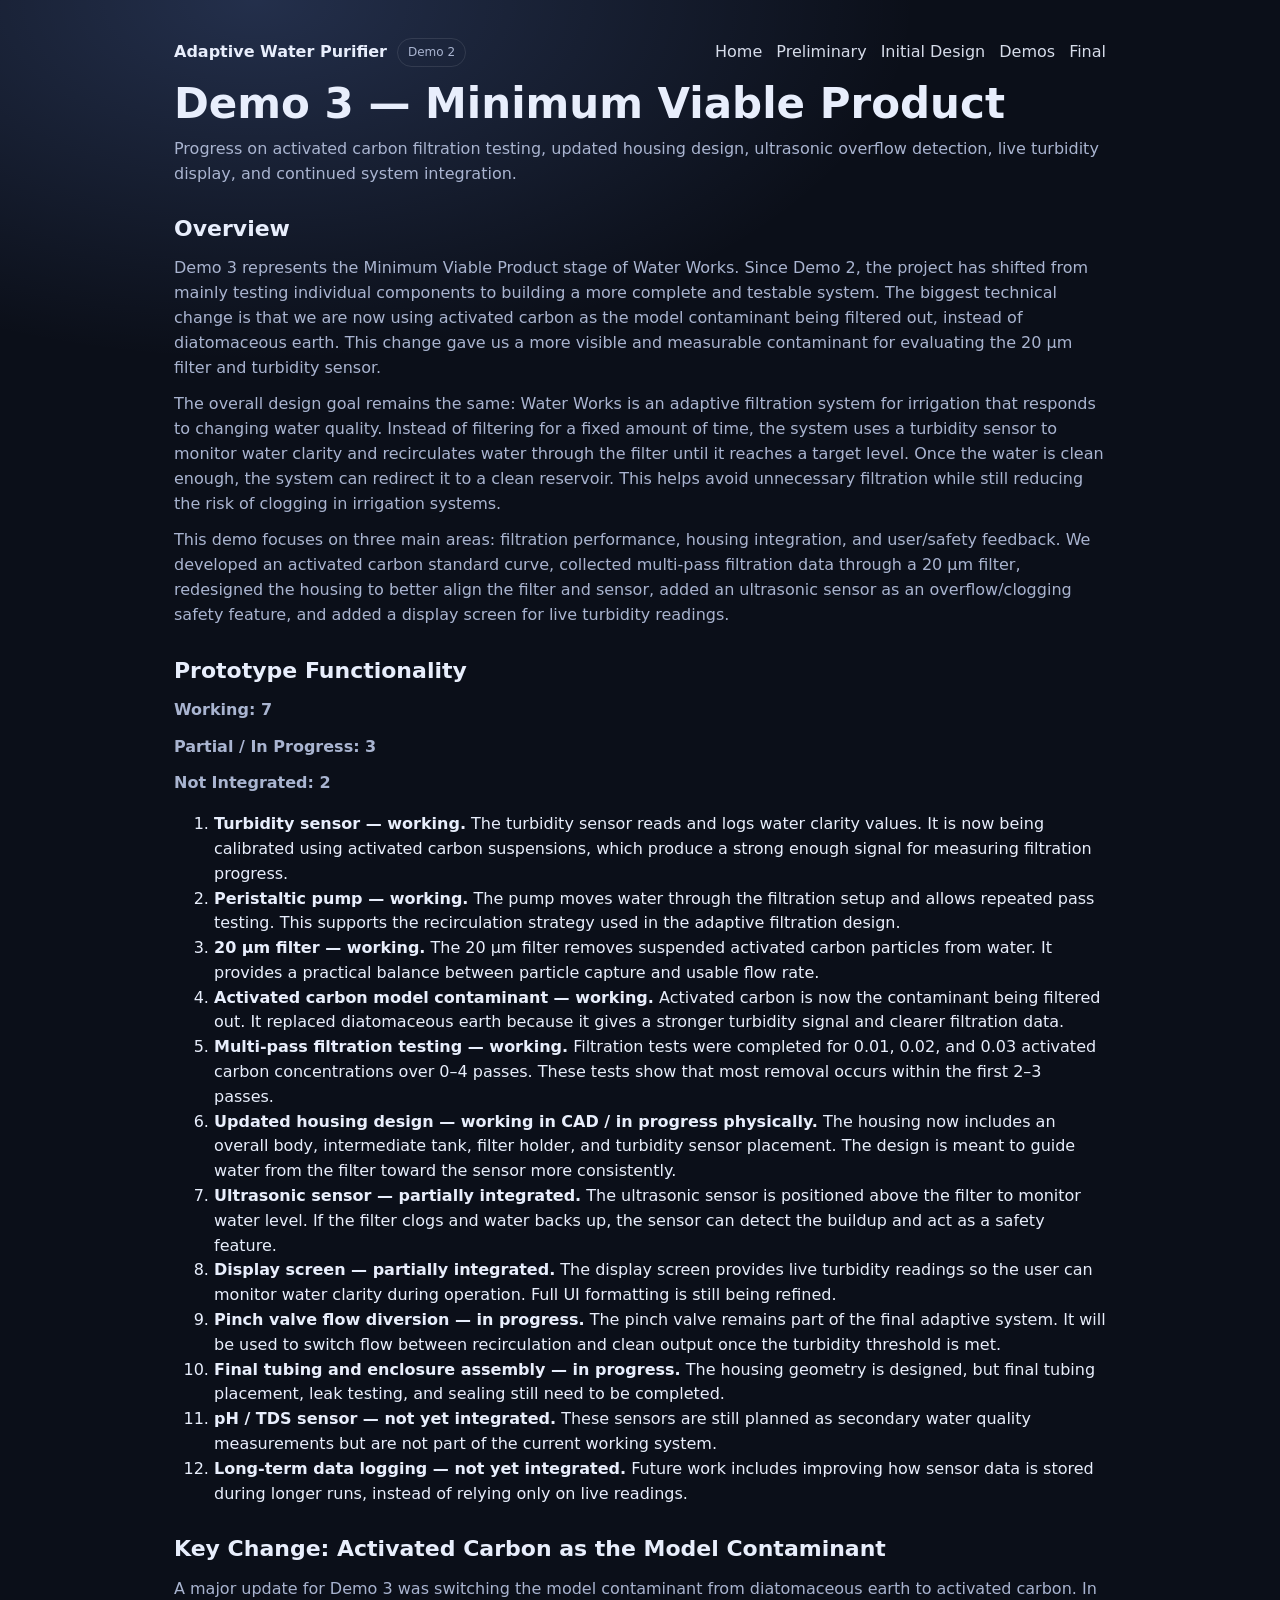
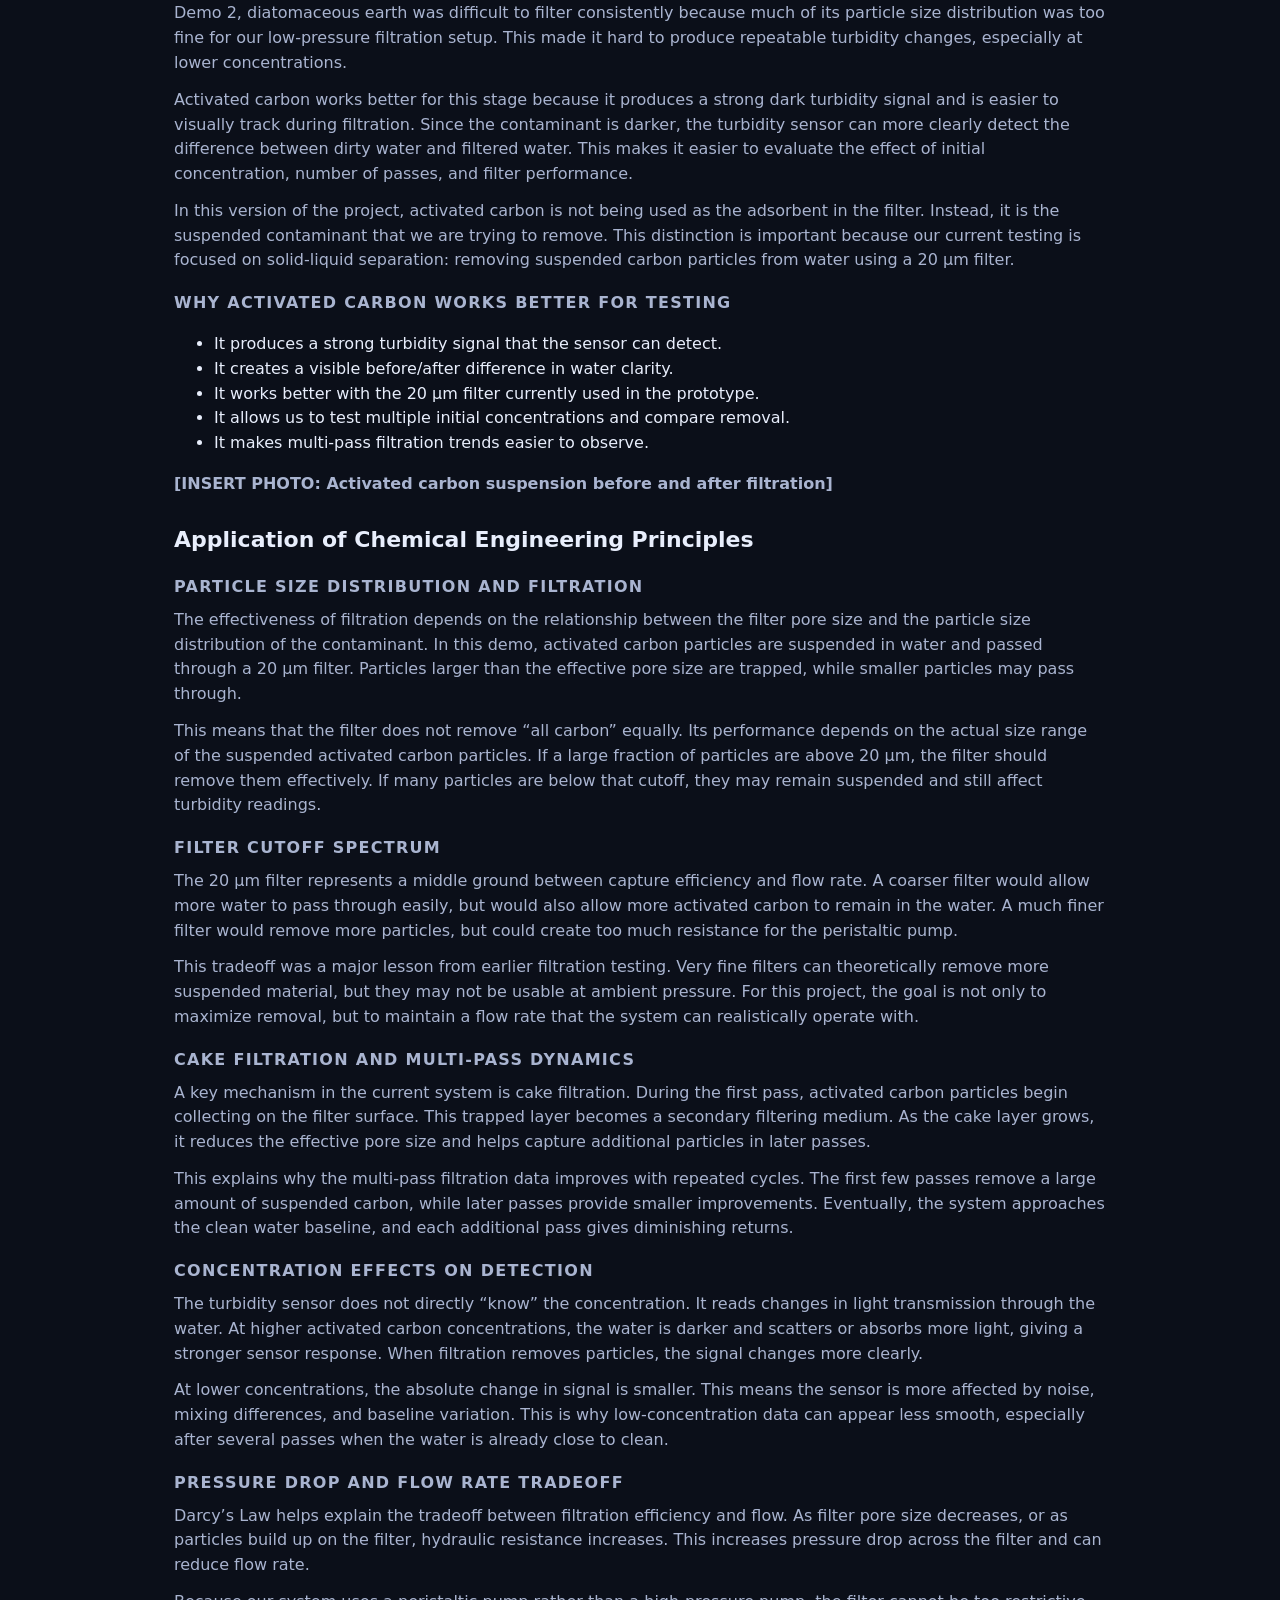
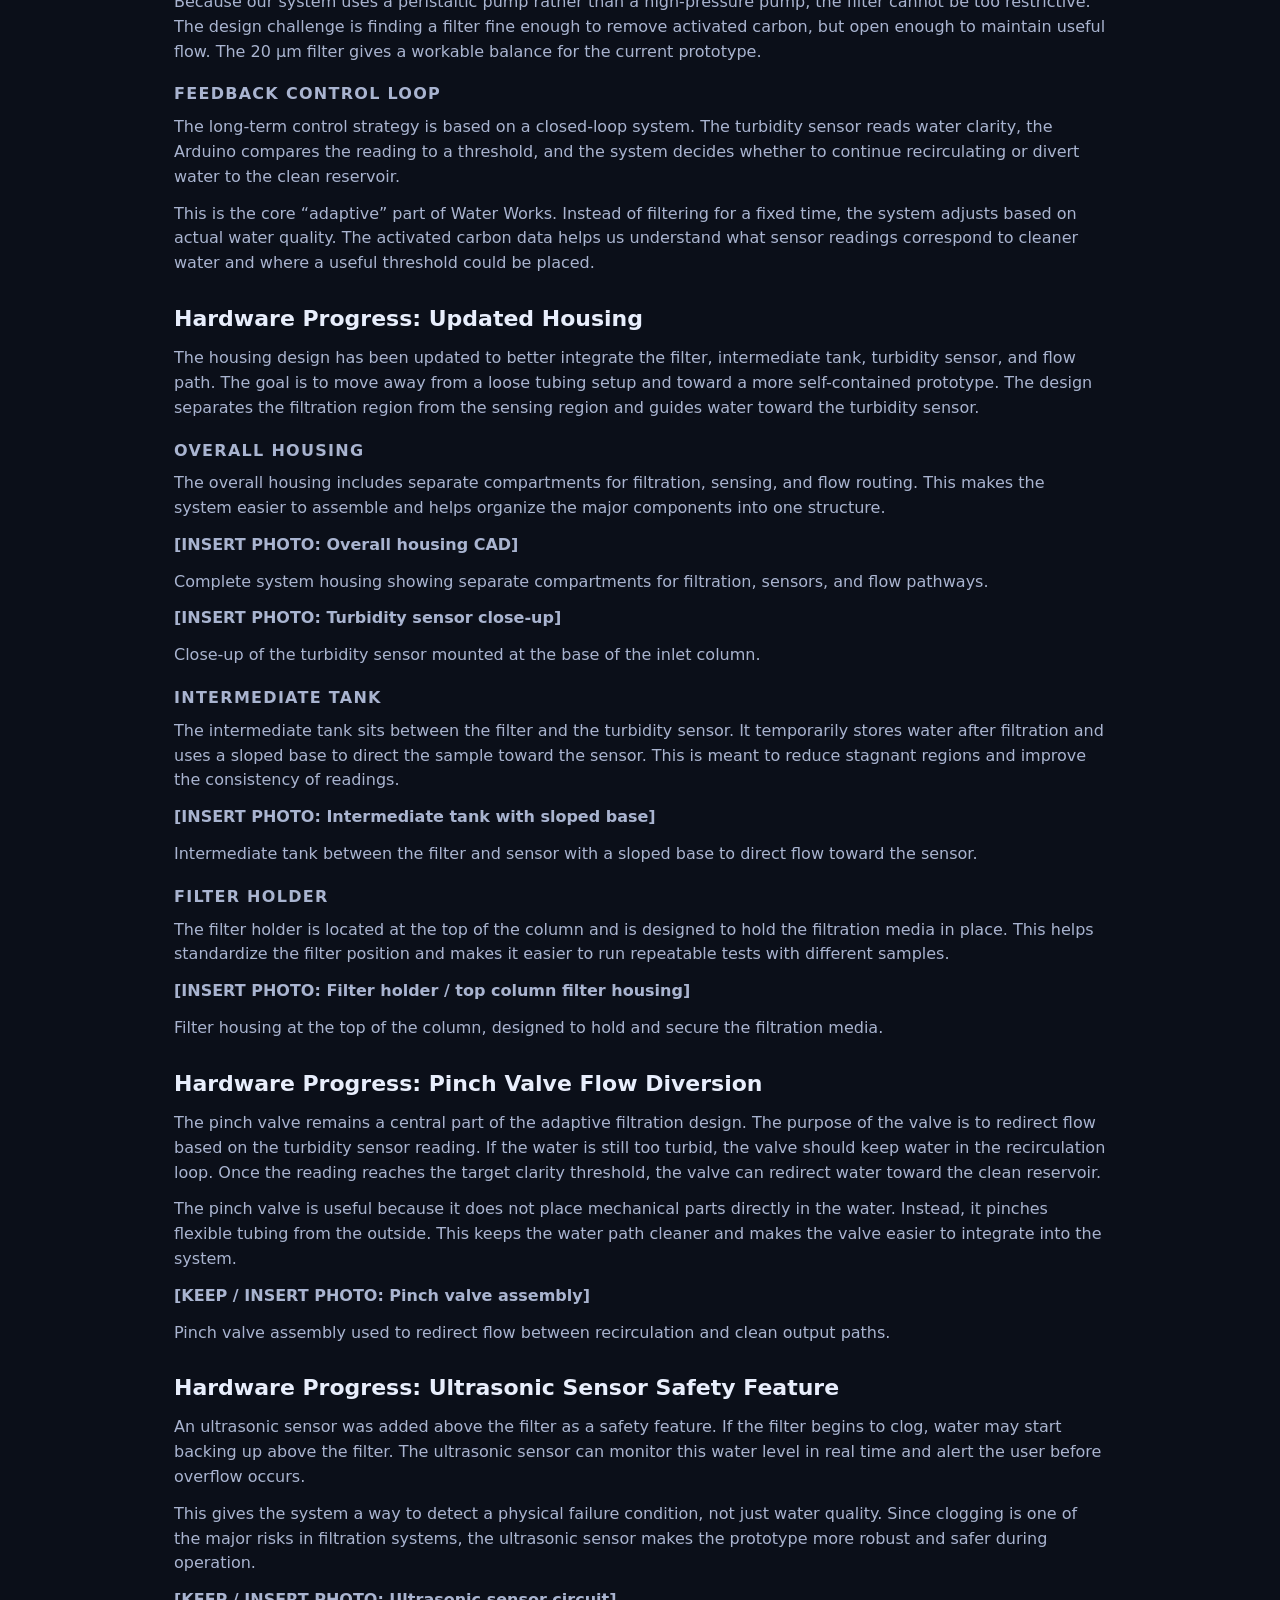
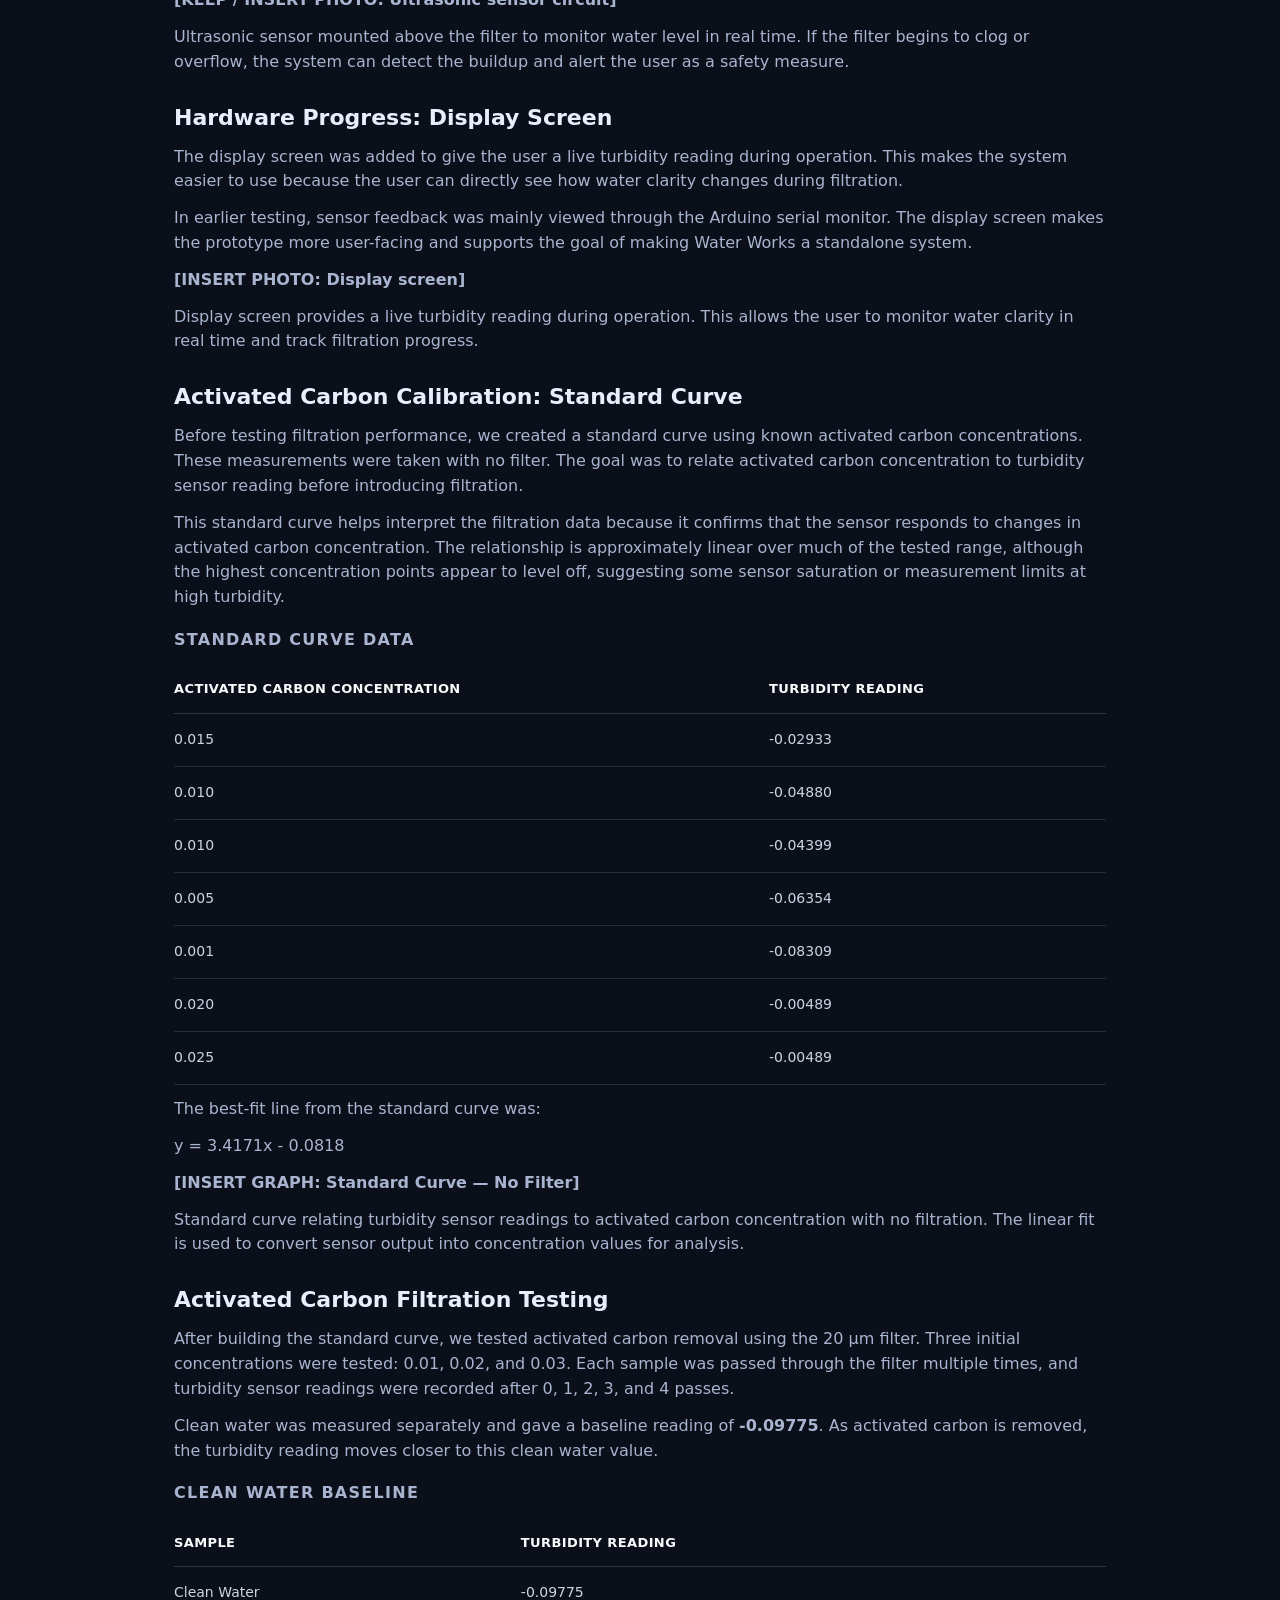
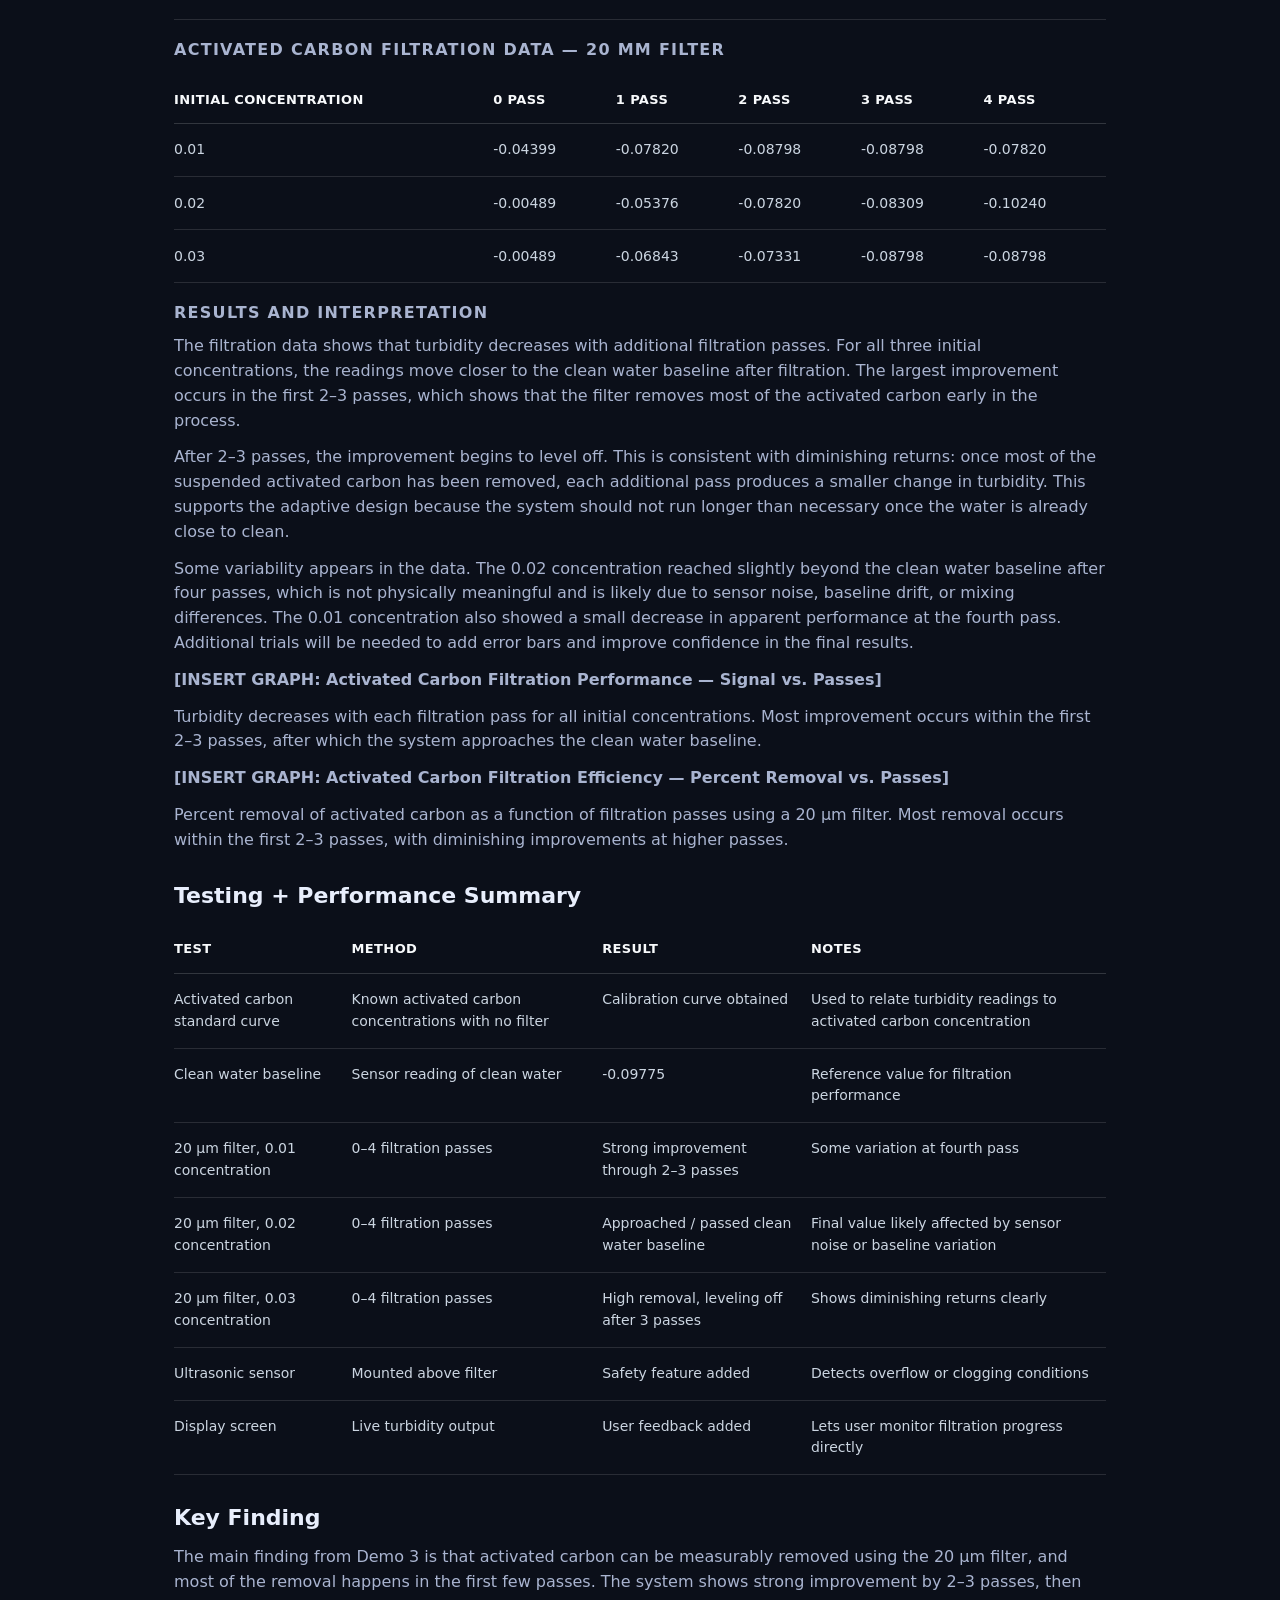
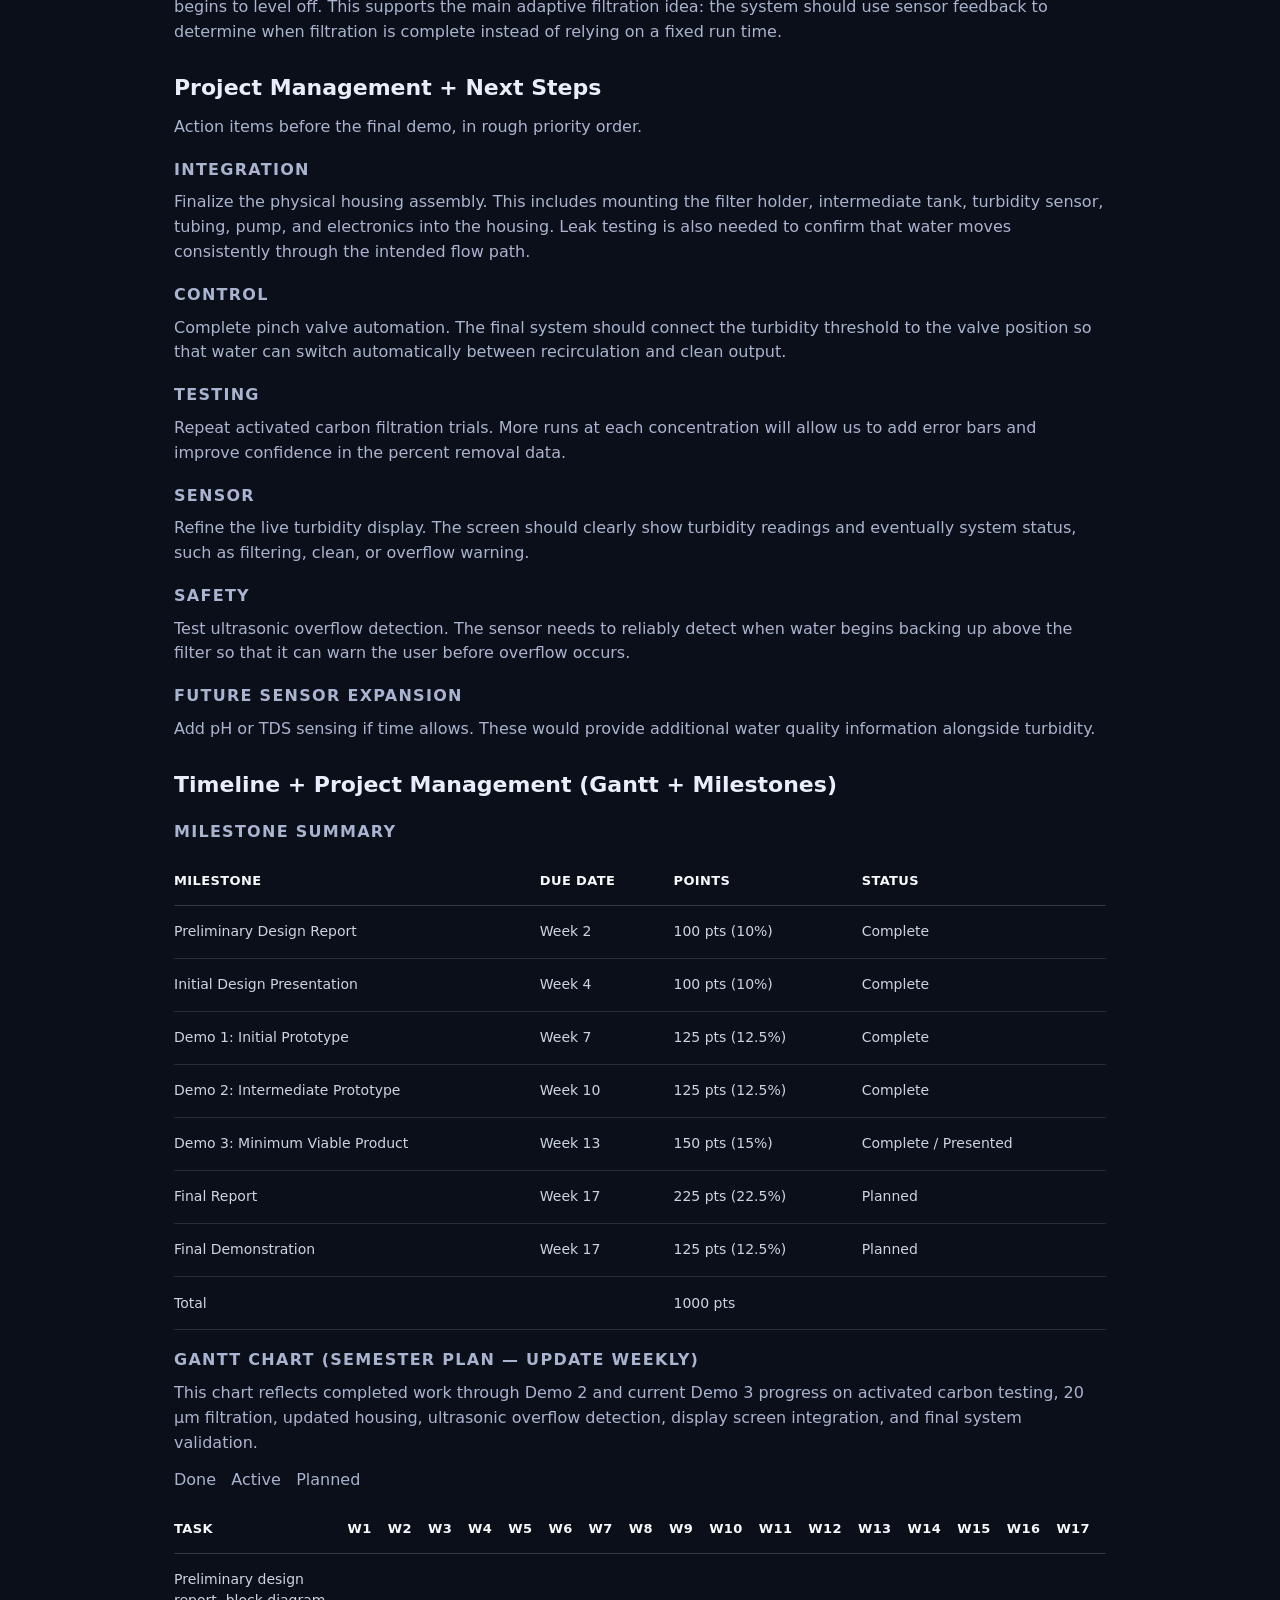
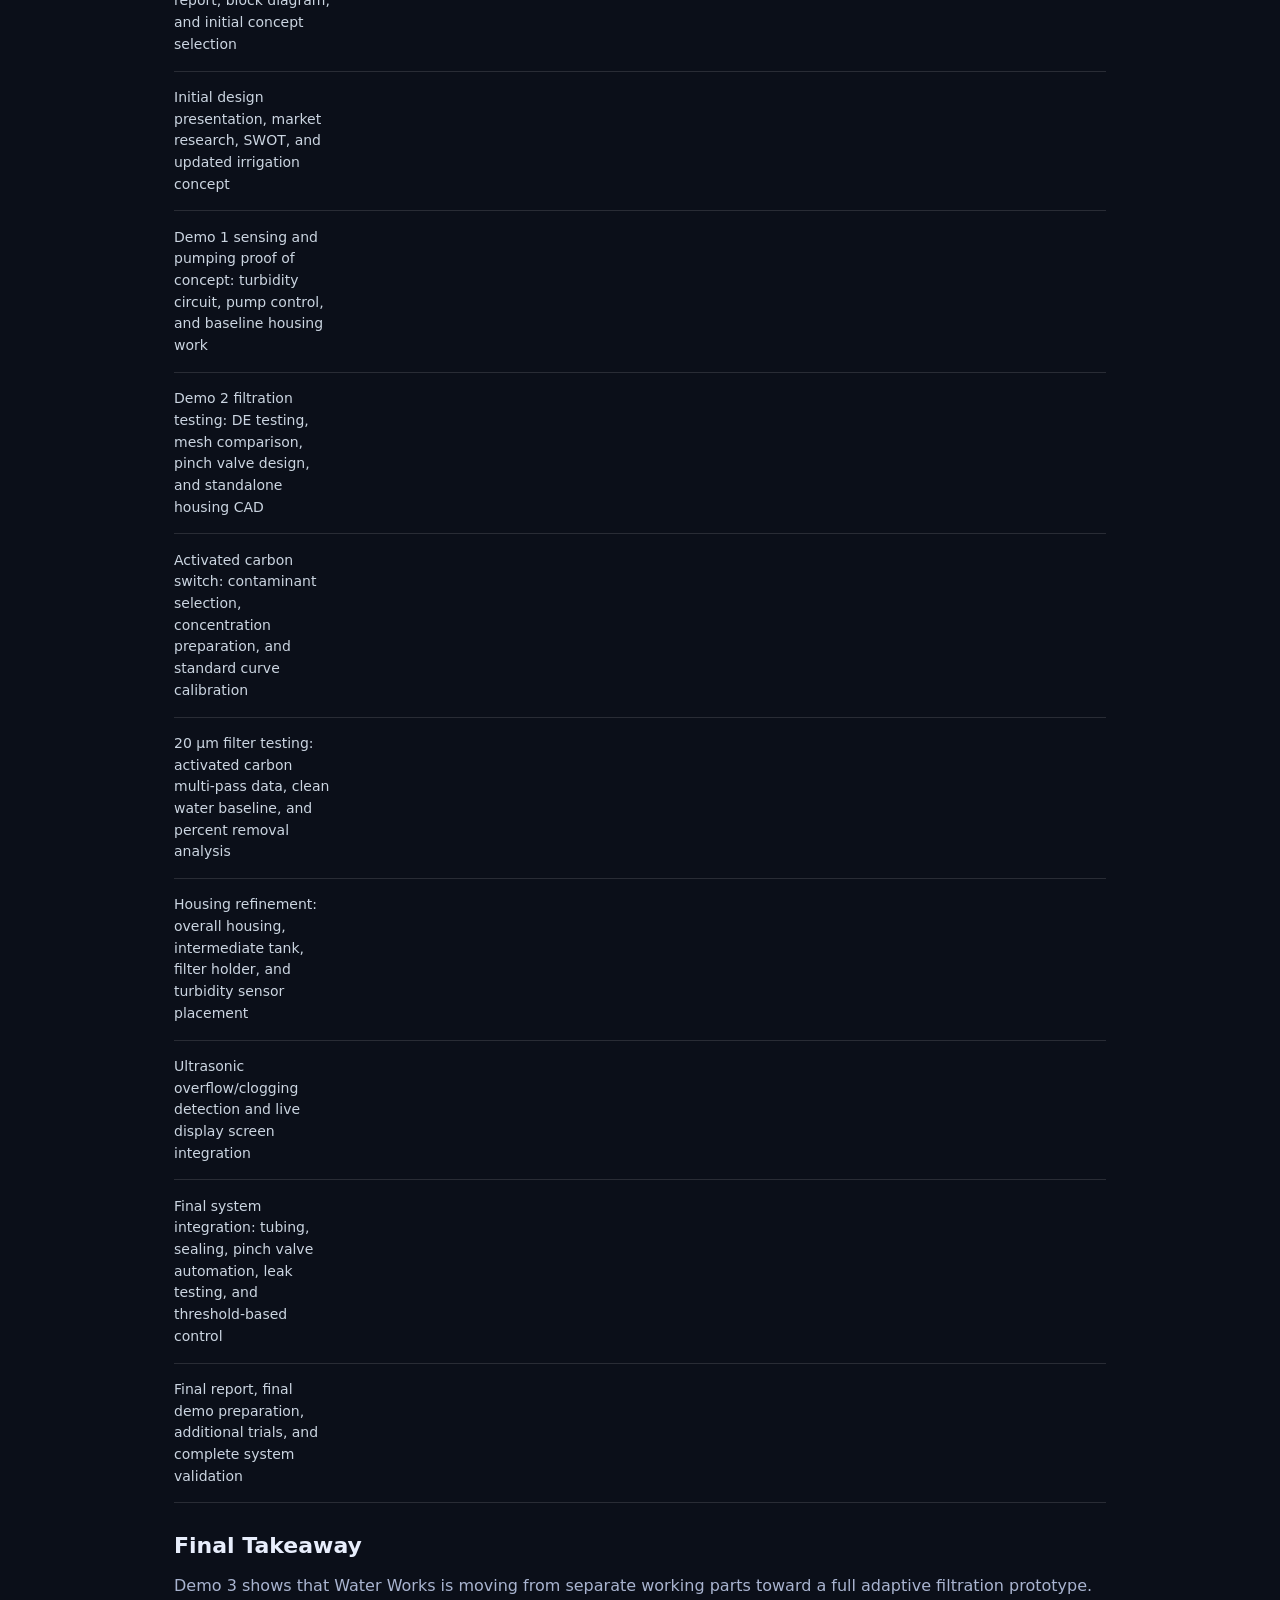
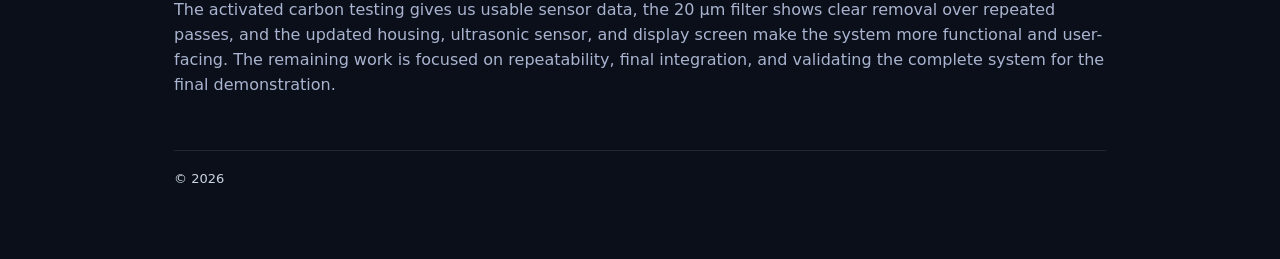
<file: docs/demo3.html>
<!doctype html>
<html lang="en">
<head>
  <meta charset="UTF-8" />
  <meta name="viewport" content="width=device-width, initial-scale=1.0" />
  <title>Demo 3 — Minimum Viable Product</title>
  <link rel="stylesheet" href="style.css" />
  <style>
    /* Page-specific styling for readability on dark / gradient backgrounds */

    .card,
    .card p,
    .card li,
    .card td,
    .card th,
    .card span,
    .card div {
      color: #e5e7eb;
    }

    .card h2,
    .card h3,
    .card h4,
    .card strong,
    table th {
      color: #f8fafc !important;
    }

    .subsection-note,
    .principle-card p,
    .steps .step-label,
    .checklist li span,
    .switch-note,
    .callout,
    table td,
    .plain-list li {
      color: #cbd5e1 !important;
    }

    .kpi {
      display: flex;
      flex-wrap: wrap;
      gap: 0.5rem;
      margin-bottom: 1rem;
    }

    .checklist {
      list-style: none;
      padding: 0;
      margin: 0;
    }

    .checklist li {
      display: flex;
      align-items: flex-start;
      gap: 0.65rem;
      padding: 0.45rem 0;
      border-bottom: 1px solid rgba(255,255,255,0.12);
      font-size: 0.95rem;
      line-height: 1.55;
    }

    .checklist li:last-child {
      border-bottom: none;
    }

    .checklist .icon {
      width: 1.4rem;
      flex-shrink: 0;
      font-weight: 700;
      color: #f8fafc;
      margin-top: 0.02rem;
    }

    .steps {
      list-style: none;
      padding: 0;
      margin: 0;
    }

    .steps li {
      display: flex;
      align-items: flex-start;
      gap: 0.75rem;
      padding: 0.6rem 0;
      border-bottom: 1px solid rgba(255,255,255,0.12);
    }

    .steps li:last-child {
      border-bottom: none;
    }

    .steps .step-label {
      flex: 1;
      font-size: 0.95rem;
      line-height: 1.55;
    }

    .tag {
      font-size: 0.7rem;
      font-weight: 700;
      letter-spacing: 0.04em;
      text-transform: uppercase;
      padding: 0.15rem 0.45rem;
      border-radius: 999px;
      flex-shrink: 0;
      margin-top: 0.1rem;
    }

    .tag.blocker  { background: #7f1d1d; color: #fecaca; }
    .tag.hardware { background: #78350f; color: #fde68a; }
    .tag.software { background: #1e3a8a; color: #bfdbfe; }
    .tag.integration { background: #4c1d95; color: #ddd6fe; }
    .tag.sensor { background: #064e3b; color: #a7f3d0; }
    .tag.testing { background: #713f12; color: #fef08a; }

    .callout {
      background: rgba(249,115,22,0.12);
      border-left: 4px solid #fb923c;
      border-radius: 0 8px 8px 0;
      padding: 0.8rem 1rem;
      margin: 1rem 0;
      font-size: 0.92rem;
      color: #fed7aa !important;
    }

    .callout strong {
      display: block;
      margin-bottom: 0.2rem;
      color: #fff7ed !important;
    }

    .callout-blue {
      background: rgba(59,130,246,0.12);
      border-left: 4px solid #60a5fa;
      border-radius: 0 8px 8px 0;
      padding: 0.8rem 1rem;
      margin: 1rem 0;
      font-size: 0.92rem;
      color: #bfdbfe !important;
    }

    .callout-blue strong {
      display: block;
      margin-bottom: 0.2rem;
      color: #eff6ff !important;
    }

    .switch-note {
      background: rgba(34,197,94,0.12);
      border-left: 4px solid #4ade80;
      border-radius: 0 8px 8px 0;
      padding: 0.8rem 1rem;
      margin: 1rem 0;
      font-size: 0.92rem;
      color: #bbf7d0 !important;
    }

    .switch-note strong {
      color: #f0fdf4 !important;
    }

    .principle-grid {
      display: grid;
      grid-template-columns: repeat(auto-fit, minmax(220px, 1fr));
      gap: 1rem;
      margin-top: 0.75rem;
    }

    .principle-card {
      background: rgba(255,255,255,0.03);
      border: 1px solid rgba(255,255,255,0.12);
      border-radius: 10px;
      padding: 1rem;
    }

    .principle-card h4 {
      margin: 0 0 0.45rem;
      font-size: 0.95rem;
      color: #dbeafe !important;
    }

    .principle-card p {
      margin: 0;
      font-size: 0.87rem;
      line-height: 1.6;
    }

    .subsection-note {
      font-size: 0.96rem;
      line-height: 1.7;
    }

    .plain-list {
      padding-left: 1.2rem;
      margin-top: 0.6rem;
    }

    .plain-list li {
      margin-bottom: 0.5rem;
      line-height: 1.6;
    }

    table {
      width: 100%;
      border-collapse: collapse;
      margin-top: 0.8rem;
    }

    table thead th {
      text-align: left;
      border-bottom: 1px solid rgba(255,255,255,0.16);
      padding: 0.85rem 1rem 0.85rem 0;
      color: #f8fafc !important;
      letter-spacing: 0.03em;
    }

    table tbody td {
      border-bottom: 1px solid rgba(255,255,255,0.12);
      padding: 0.95rem 1rem 0.95rem 0;
      vertical-align: top;
      line-height: 1.55;
    }

    .media-grid {
      display: grid;
      grid-template-columns: repeat(auto-fit, minmax(260px, 1fr));
      gap: 1rem;
      margin-top: 1rem;
    }

    .media-slot {
      border: 1px solid rgba(255,255,255,0.14);
      border-radius: 12px;
      padding: 0.85rem;
      background: rgba(255,255,255,0.03);
      text-align: center;
    }

    .media-slot h4 {
      margin: 0 0 0.65rem;
      font-size: 0.9rem;
      color: #f8fafc !important;
    }

    .media-slot img {
      width: 100%;
      max-width: 100%;
      height: auto;
      display: block;
      border-radius: 10px;
      border: 1px solid rgba(255,255,255,0.12);
      margin: 0 auto 0.65rem auto;
      background: rgba(255,255,255,0.04);
    }

    .media-slot p {
      margin: 0;
      font-size: 0.84rem;
      line-height: 1.5;
      color: #cbd5e1 !important;
    }

    .data-table-scroll {
      overflow-x: auto;
      margin-top: 0.8rem;
    }

    .data-table {
      width: 100%;
      border-collapse: collapse;
      font-size: 0.88rem;
    }

    .data-table thead th {
      text-align: center;
      border-bottom: 2px solid rgba(255,255,255,0.2);
      padding: 0.6rem 0.5rem;
      color: #f8fafc !important;
      font-size: 0.82rem;
      letter-spacing: 0.03em;
    }

    .data-table tbody td {
      text-align: center;
      border-bottom: 1px solid rgba(255,255,255,0.1);
      padding: 0.55rem 0.5rem;
      color: #cbd5e1 !important;
    }

    .data-table tbody tr:hover {
      background: rgba(255,255,255,0.04);
    }

    .data-table .row-label {
      text-align: left;
      font-weight: 600;
      color: #e5e7eb !important;
      white-space: nowrap;
    }

    .data-table .avg-col {
      color: #93c5fd !important;
      font-weight: 600;
    }

    .data-table .change-col {
      font-weight: 700;
    }

    .change-positive { color: #4ade80 !important; }
    .change-neutral { color: #fbbf24 !important; }
    .change-na { color: #6b7280 !important; }

    .particle-diagram {
      background: rgba(255,255,255,0.03);
      border: 1px solid rgba(255,255,255,0.12);
      border-radius: 12px;
      padding: 1.2rem;
      margin: 1rem 0;
      text-align: center;
    }

    .particle-diagram img {
      width: 100%;
      max-width: 600px;
      height: auto;
      border-radius: 8px;
      margin: 0 auto;
      display: block;
    }

    .particle-diagram p {
      font-size: 0.84rem;
      color: #94a3b8 !important;
      margin-top: 0.6rem;
    }

    .filter-spectrum {
      display: flex;
      align-items: stretch;
      gap: 0;
      margin: 1.2rem 0;
      border-radius: 10px;
      overflow: hidden;
      border: 1px solid rgba(255,255,255,0.12);
      font-size: 0.82rem;
    }

    .filter-spectrum .band {
      flex: 1;
      padding: 0.8rem 0.5rem;
      text-align: center;
      display: flex;
      flex-direction: column;
      justify-content: center;
      gap: 0.25rem;
    }

    .filter-spectrum .band strong {
      display: block;
      font-size: 0.78rem;
      color: #f8fafc !important;
    }

    .filter-spectrum .band span {
      font-size: 0.72rem;
    }

    .band-100 { background: rgba(239,68,68,0.2); color: #fca5a5 !important; }
    .band-100 span { color: #fca5a5 !important; }
    .band-50 { background: rgba(251,191,36,0.2); color: #fde68a !important; }
    .band-50 span { color: #fde68a !important; }
    .band-20 { background: rgba(34,197,94,0.2); color: #86efac !important; }
    .band-20 span { color: #86efac !important; }
    .band-2 { background: rgba(59,130,246,0.2); color: #93c5fd !important; }
    .band-2 span { color: #93c5fd !important; }

    .footer div,
    .footer span {
      color: #cbd5e1 !important;
    }
  </style>
</head>
<body>
  <header class="wrap">
    <nav>
      <div class="brand">
        <strong>Adaptive Water Purifier</strong>
        <span class="badge">Demo 2</span>
      </div>
      <div class="navlinks">
        <a data-nav href="index.html">Home</a>
        <a data-nav href="preliminary.html">Preliminary</a>
        <a data-nav href="initial-design.html">Initial Design</a>
        <a data-nav href="demos.html">Demos</a>
        <a data-nav href="final.html">Final</a>
      </div>
    </nav>
  <h1>Demo 3 — Minimum Viable Product</h1>
  <p class="subtitle">
    Progress on activated carbon filtration testing, updated housing design, ultrasonic overflow detection,
    live turbidity display, and continued system integration.
  </p>

  <h2>Overview</h2>
  <p>
    Demo 3 represents the Minimum Viable Product stage of Water Works. Since Demo 2, the project has shifted
    from mainly testing individual components to building a more complete and testable system. The biggest
    technical change is that we are now using activated carbon as the model contaminant being filtered out,
    instead of diatomaceous earth. This change gave us a more visible and measurable contaminant for evaluating
    the 20 µm filter and turbidity sensor.
  </p>

  <p>
    The overall design goal remains the same: Water Works is an adaptive filtration system for irrigation that
    responds to changing water quality. Instead of filtering for a fixed amount of time, the system uses a
    turbidity sensor to monitor water clarity and recirculates water through the filter until it reaches a target
    level. Once the water is clean enough, the system can redirect it to a clean reservoir. This helps avoid
    unnecessary filtration while still reducing the risk of clogging in irrigation systems.
  </p>

  <p>
    This demo focuses on three main areas: filtration performance, housing integration, and user/safety feedback.
    We developed an activated carbon standard curve, collected multi-pass filtration data through a 20 µm filter,
    redesigned the housing to better align the filter and sensor, added an ultrasonic sensor as an overflow/clogging
    safety feature, and added a display screen for live turbidity readings.
  </p>

  <h2>Prototype Functionality</h2>

  <p><strong>Working: 7</strong></p>
  <p><strong>Partial / In Progress: 3</strong></p>
  <p><strong>Not Integrated: 2</strong></p>

  <ol>
    <li>
      <strong>Turbidity sensor — working.</strong>
      The turbidity sensor reads and logs water clarity values. It is now being calibrated using activated carbon
      suspensions, which produce a strong enough signal for measuring filtration progress.
    </li>

    <li>
      <strong>Peristaltic pump — working.</strong>
      The pump moves water through the filtration setup and allows repeated pass testing. This supports the
      recirculation strategy used in the adaptive filtration design.
    </li>

    <li>
      <strong>20 µm filter — working.</strong>
      The 20 µm filter removes suspended activated carbon particles from water. It provides a practical balance
      between particle capture and usable flow rate.
    </li>

    <li>
      <strong>Activated carbon model contaminant — working.</strong>
      Activated carbon is now the contaminant being filtered out. It replaced diatomaceous earth because it gives a
      stronger turbidity signal and clearer filtration data.
    </li>

    <li>
      <strong>Multi-pass filtration testing — working.</strong>
      Filtration tests were completed for 0.01, 0.02, and 0.03 activated carbon concentrations over 0–4 passes.
      These tests show that most removal occurs within the first 2–3 passes.
    </li>

    <li>
      <strong>Updated housing design — working in CAD / in progress physically.</strong>
      The housing now includes an overall body, intermediate tank, filter holder, and turbidity sensor placement.
      The design is meant to guide water from the filter toward the sensor more consistently.
    </li>

    <li>
      <strong>Ultrasonic sensor — partially integrated.</strong>
      The ultrasonic sensor is positioned above the filter to monitor water level. If the filter clogs and water backs up,
      the sensor can detect the buildup and act as a safety feature.
    </li>

    <li>
      <strong>Display screen — partially integrated.</strong>
      The display screen provides live turbidity readings so the user can monitor water clarity during operation.
      Full UI formatting is still being refined.
    </li>

    <li>
      <strong>Pinch valve flow diversion — in progress.</strong>
      The pinch valve remains part of the final adaptive system. It will be used to switch flow between recirculation
      and clean output once the turbidity threshold is met.
    </li>

    <li>
      <strong>Final tubing and enclosure assembly — in progress.</strong>
      The housing geometry is designed, but final tubing placement, leak testing, and sealing still need to be completed.
    </li>

    <li>
      <strong>pH / TDS sensor — not yet integrated.</strong>
      These sensors are still planned as secondary water quality measurements but are not part of the current working system.
    </li>

    <li>
      <strong>Long-term data logging — not yet integrated.</strong>
      Future work includes improving how sensor data is stored during longer runs, instead of relying only on live readings.
    </li>
  </ol>

  <h2>Key Change: Activated Carbon as the Model Contaminant</h2>

  <p>
    A major update for Demo 3 was switching the model contaminant from diatomaceous earth to activated carbon.
    In Demo 2, diatomaceous earth was difficult to filter consistently because much of its particle size distribution
    was too fine for our low-pressure filtration setup. This made it hard to produce repeatable turbidity changes,
    especially at lower concentrations.
  </p>

  <p>
    Activated carbon works better for this stage because it produces a strong dark turbidity signal and is easier
    to visually track during filtration. Since the contaminant is darker, the turbidity sensor can more clearly detect
    the difference between dirty water and filtered water. This makes it easier to evaluate the effect of initial
    concentration, number of passes, and filter performance.
  </p>

  <p>
    In this version of the project, activated carbon is not being used as the adsorbent in the filter. Instead, it is the
    suspended contaminant that we are trying to remove. This distinction is important because our current testing is
    focused on solid-liquid separation: removing suspended carbon particles from water using a 20 µm filter.
  </p>

  <h3>Why Activated Carbon Works Better for Testing</h3>
  <ul>
    <li>It produces a strong turbidity signal that the sensor can detect.</li>
    <li>It creates a visible before/after difference in water clarity.</li>
    <li>It works better with the 20 µm filter currently used in the prototype.</li>
    <li>It allows us to test multiple initial concentrations and compare removal.</li>
    <li>It makes multi-pass filtration trends easier to observe.</li>
  </ul>

  <div class="image-placeholder">
    <p><strong>[INSERT PHOTO: Activated carbon suspension before and after filtration]</strong></p>
  </div>

  <h2>Application of Chemical Engineering Principles</h2>

  <h3>Particle Size Distribution and Filtration</h3>
  <p>
    The effectiveness of filtration depends on the relationship between the filter pore size and the particle size
    distribution of the contaminant. In this demo, activated carbon particles are suspended in water and passed
    through a 20 µm filter. Particles larger than the effective pore size are trapped, while smaller particles may pass
    through.
  </p>

  <p>
    This means that the filter does not remove “all carbon” equally. Its performance depends on the actual size
    range of the suspended activated carbon particles. If a large fraction of particles are above 20 µm, the filter
    should remove them effectively. If many particles are below that cutoff, they may remain suspended and still
    affect turbidity readings.
  </p>

  <h3>Filter Cutoff Spectrum</h3>
  <p>
    The 20 µm filter represents a middle ground between capture efficiency and flow rate. A coarser filter would
    allow more water to pass through easily, but would also allow more activated carbon to remain in the water.
    A much finer filter would remove more particles, but could create too much resistance for the peristaltic pump.
  </p>

  <p>
    This tradeoff was a major lesson from earlier filtration testing. Very fine filters can theoretically remove more
    suspended material, but they may not be usable at ambient pressure. For this project, the goal is not only to
    maximize removal, but to maintain a flow rate that the system can realistically operate with.
  </p>

  <h3>Cake Filtration and Multi-Pass Dynamics</h3>
  <p>
    A key mechanism in the current system is cake filtration. During the first pass, activated carbon particles begin
    collecting on the filter surface. This trapped layer becomes a secondary filtering medium. As the cake layer grows,
    it reduces the effective pore size and helps capture additional particles in later passes.
  </p>

  <p>
    This explains why the multi-pass filtration data improves with repeated cycles. The first few passes remove a
    large amount of suspended carbon, while later passes provide smaller improvements. Eventually, the system
    approaches the clean water baseline, and each additional pass gives diminishing returns.
  </p>

  <h3>Concentration Effects on Detection</h3>
  <p>
    The turbidity sensor does not directly “know” the concentration. It reads changes in light transmission through
    the water. At higher activated carbon concentrations, the water is darker and scatters or absorbs more light,
    giving a stronger sensor response. When filtration removes particles, the signal changes more clearly.
  </p>

  <p>
    At lower concentrations, the absolute change in signal is smaller. This means the sensor is more affected by
    noise, mixing differences, and baseline variation. This is why low-concentration data can appear less smooth,
    especially after several passes when the water is already close to clean.
  </p>

  <h3>Pressure Drop and Flow Rate Tradeoff</h3>
  <p>
    Darcy’s Law helps explain the tradeoff between filtration efficiency and flow. As filter pore size decreases, or as
    particles build up on the filter, hydraulic resistance increases. This increases pressure drop across the filter and
    can reduce flow rate.
  </p>

  <p>
    Because our system uses a peristaltic pump rather than a high-pressure pump, the filter cannot be too restrictive.
    The design challenge is finding a filter fine enough to remove activated carbon, but open enough to maintain useful
    flow. The 20 µm filter gives a workable balance for the current prototype.
  </p>

  <h3>Feedback Control Loop</h3>
  <p>
    The long-term control strategy is based on a closed-loop system. The turbidity sensor reads water clarity, the
    Arduino compares the reading to a threshold, and the system decides whether to continue recirculating or divert
    water to the clean reservoir.
  </p>

  <p>
    This is the core “adaptive” part of Water Works. Instead of filtering for a fixed time, the system adjusts based on
    actual water quality. The activated carbon data helps us understand what sensor readings correspond to cleaner
    water and where a useful threshold could be placed.
  </p>

  <h2>Hardware Progress: Updated Housing</h2>

  <p>
    The housing design has been updated to better integrate the filter, intermediate tank, turbidity sensor, and flow path.
    The goal is to move away from a loose tubing setup and toward a more self-contained prototype. The design separates
    the filtration region from the sensing region and guides water toward the turbidity sensor.
  </p>

  <h3>Overall Housing</h3>
  <p>
    The overall housing includes separate compartments for filtration, sensing, and flow routing. This makes the system
    easier to assemble and helps organize the major components into one structure.
  </p>

  <div class="image-grid">
    <div>
      <div class="image-placeholder">
        <p><strong>[INSERT PHOTO: Overall housing CAD]</strong></p>
      </div>
      <p class="caption">
        Complete system housing showing separate compartments for filtration, sensors, and flow pathways.
      </p>
    </div>

    <div>
      <div class="image-placeholder">
        <p><strong>[INSERT PHOTO: Turbidity sensor close-up]</strong></p>
      </div>
      <p class="caption">
        Close-up of the turbidity sensor mounted at the base of the inlet column.
      </p>
    </div>
  </div>

  <h3>Intermediate Tank</h3>
  <p>
    The intermediate tank sits between the filter and the turbidity sensor. It temporarily stores water after filtration
    and uses a sloped base to direct the sample toward the sensor. This is meant to reduce stagnant regions and improve
    the consistency of readings.
  </p>

  <div class="image-placeholder">
    <p><strong>[INSERT PHOTO: Intermediate tank with sloped base]</strong></p>
  </div>

  <p class="caption">
    Intermediate tank between the filter and sensor with a sloped base to direct flow toward the sensor.
  </p>

  <h3>Filter Holder</h3>
  <p>
    The filter holder is located at the top of the column and is designed to hold the filtration media in place. This helps
    standardize the filter position and makes it easier to run repeatable tests with different samples.
  </p>

  <div class="image-placeholder">
    <p><strong>[INSERT PHOTO: Filter holder / top column filter housing]</strong></p>
  </div>

  <p class="caption">
    Filter housing at the top of the column, designed to hold and secure the filtration media.
  </p>

  <h2>Hardware Progress: Pinch Valve Flow Diversion</h2>

  <p>
    The pinch valve remains a central part of the adaptive filtration design. The purpose of the valve is to redirect flow
    based on the turbidity sensor reading. If the water is still too turbid, the valve should keep water in the recirculation
    loop. Once the reading reaches the target clarity threshold, the valve can redirect water toward the clean reservoir.
  </p>

  <p>
    The pinch valve is useful because it does not place mechanical parts directly in the water. Instead, it pinches flexible
    tubing from the outside. This keeps the water path cleaner and makes the valve easier to integrate into the system.
  </p>

  <div class="image-placeholder">
    <p><strong>[KEEP / INSERT PHOTO: Pinch valve assembly]</strong></p>
  </div>

  <p class="caption">
    Pinch valve assembly used to redirect flow between recirculation and clean output paths.
  </p>

  <h2>Hardware Progress: Ultrasonic Sensor Safety Feature</h2>

  <p>
    An ultrasonic sensor was added above the filter as a safety feature. If the filter begins to clog, water may start
    backing up above the filter. The ultrasonic sensor can monitor this water level in real time and alert the user before
    overflow occurs.
  </p>

  <p>
    This gives the system a way to detect a physical failure condition, not just water quality. Since clogging is one of the
    major risks in filtration systems, the ultrasonic sensor makes the prototype more robust and safer during operation.
  </p>

  <div class="image-placeholder">
    <p><strong>[KEEP / INSERT PHOTO: Ultrasonic sensor circuit]</strong></p>
  </div>

  <p class="caption">
    Ultrasonic sensor mounted above the filter to monitor water level in real time. If the filter begins to clog or overflow,
    the system can detect the buildup and alert the user as a safety measure.
  </p>

  <h2>Hardware Progress: Display Screen</h2>

  <p>
    The display screen was added to give the user a live turbidity reading during operation. This makes the system easier
    to use because the user can directly see how water clarity changes during filtration.
  </p>

  <p>
    In earlier testing, sensor feedback was mainly viewed through the Arduino serial monitor. The display screen makes
    the prototype more user-facing and supports the goal of making Water Works a standalone system.
  </p>

  <div class="image-placeholder">
    <p><strong>[INSERT PHOTO: Display screen]</strong></p>
  </div>

  <p class="caption">
    Display screen provides a live turbidity reading during operation. This allows the user to monitor water clarity in real
    time and track filtration progress.
  </p>

  <h2>Activated Carbon Calibration: Standard Curve</h2>

  <p>
    Before testing filtration performance, we created a standard curve using known activated carbon concentrations. These
    measurements were taken with no filter. The goal was to relate activated carbon concentration to turbidity sensor
    reading before introducing filtration.
  </p>

  <p>
    This standard curve helps interpret the filtration data because it confirms that the sensor responds to changes in
    activated carbon concentration. The relationship is approximately linear over much of the tested range, although the
    highest concentration points appear to level off, suggesting some sensor saturation or measurement limits at high turbidity.
  </p>

  <h3>Standard Curve Data</h3>

  <table>
    <thead>
      <tr>
        <th>Activated Carbon Concentration</th>
        <th>Turbidity Reading</th>
      </tr>
    </thead>
    <tbody>
      <tr><td>0.015</td><td>-0.02933</td></tr>
      <tr><td>0.010</td><td>-0.04880</td></tr>
      <tr><td>0.010</td><td>-0.04399</td></tr>
      <tr><td>0.005</td><td>-0.06354</td></tr>
      <tr><td>0.001</td><td>-0.08309</td></tr>
      <tr><td>0.020</td><td>-0.00489</td></tr>
      <tr><td>0.025</td><td>-0.00489</td></tr>
    </tbody>
  </table>

  <p>
    The best-fit line from the standard curve was:
  </p>

  <p class="equation">
    y = 3.4171x - 0.0818
  </p>

  <div class="image-placeholder">
    <p><strong>[INSERT GRAPH: Standard Curve — No Filter]</strong></p>
  </div>

  <p class="caption">
    Standard curve relating turbidity sensor readings to activated carbon concentration with no filtration. The linear fit
    is used to convert sensor output into concentration values for analysis.
  </p>

  <h2>Activated Carbon Filtration Testing</h2>

  <p>
    After building the standard curve, we tested activated carbon removal using the 20 µm filter. Three initial concentrations
    were tested: 0.01, 0.02, and 0.03. Each sample was passed through the filter multiple times, and turbidity sensor readings
    were recorded after 0, 1, 2, 3, and 4 passes.
  </p>

  <p>
    Clean water was measured separately and gave a baseline reading of <strong>-0.09775</strong>. As activated carbon is removed,
    the turbidity reading moves closer to this clean water value.
  </p>

  <h3>Clean Water Baseline</h3>

  <table>
    <thead>
      <tr>
        <th>Sample</th>
        <th>Turbidity Reading</th>
      </tr>
    </thead>
    <tbody>
      <tr>
        <td>Clean Water</td>
        <td>-0.09775</td>
      </tr>
    </tbody>
  </table>

  <h3>Activated Carbon Filtration Data — 20 µm Filter</h3>

  <table>
    <thead>
      <tr>
        <th>Initial Concentration</th>
        <th>0 Pass</th>
        <th>1 Pass</th>
        <th>2 Pass</th>
        <th>3 Pass</th>
        <th>4 Pass</th>
      </tr>
    </thead>
    <tbody>
      <tr>
        <td>0.01</td>
        <td>-0.04399</td>
        <td>-0.07820</td>
        <td>-0.08798</td>
        <td>-0.08798</td>
        <td>-0.07820</td>
      </tr>
      <tr>
        <td>0.02</td>
        <td>-0.00489</td>
        <td>-0.05376</td>
        <td>-0.07820</td>
        <td>-0.08309</td>
        <td>-0.10240</td>
      </tr>
      <tr>
        <td>0.03</td>
        <td>-0.00489</td>
        <td>-0.06843</td>
        <td>-0.07331</td>
        <td>-0.08798</td>
        <td>-0.08798</td>
      </tr>
    </tbody>
  </table>

  <h3>Results and Interpretation</h3>

  <p>
    The filtration data shows that turbidity decreases with additional filtration passes. For all three initial concentrations,
    the readings move closer to the clean water baseline after filtration. The largest improvement occurs in the first 2–3
    passes, which shows that the filter removes most of the activated carbon early in the process.
  </p>

  <p>
    After 2–3 passes, the improvement begins to level off. This is consistent with diminishing returns: once most of the
    suspended activated carbon has been removed, each additional pass produces a smaller change in turbidity. This supports
    the adaptive design because the system should not run longer than necessary once the water is already close to clean.
  </p>

  <p>
    Some variability appears in the data. The 0.02 concentration reached slightly beyond the clean water baseline after four
    passes, which is not physically meaningful and is likely due to sensor noise, baseline drift, or mixing differences. The
    0.01 concentration also showed a small decrease in apparent performance at the fourth pass. Additional trials will be
    needed to add error bars and improve confidence in the final results.
  </p>

  <div class="image-placeholder">
    <p><strong>[INSERT GRAPH: Activated Carbon Filtration Performance — Signal vs. Passes]</strong></p>
  </div>

  <p class="caption">
    Turbidity decreases with each filtration pass for all initial concentrations. Most improvement occurs within the first
    2–3 passes, after which the system approaches the clean water baseline.
  </p>

  <div class="image-placeholder">
    <p><strong>[INSERT GRAPH: Activated Carbon Filtration Efficiency — Percent Removal vs. Passes]</strong></p>
  </div>

  <p class="caption">
    Percent removal of activated carbon as a function of filtration passes using a 20 µm filter. Most removal occurs within
    the first 2–3 passes, with diminishing improvements at higher passes.
  </p>

  <h2>Testing + Performance Summary</h2>

  <table>
    <thead>
      <tr>
        <th>Test</th>
        <th>Method</th>
        <th>Result</th>
        <th>Notes</th>
      </tr>
    </thead>
    <tbody>
      <tr>
        <td>Activated carbon standard curve</td>
        <td>Known activated carbon concentrations with no filter</td>
        <td>Calibration curve obtained</td>
        <td>Used to relate turbidity readings to activated carbon concentration</td>
      </tr>
      <tr>
        <td>Clean water baseline</td>
        <td>Sensor reading of clean water</td>
        <td>-0.09775</td>
        <td>Reference value for filtration performance</td>
      </tr>
      <tr>
        <td>20 µm filter, 0.01 concentration</td>
        <td>0–4 filtration passes</td>
        <td>Strong improvement through 2–3 passes</td>
        <td>Some variation at fourth pass</td>
      </tr>
      <tr>
        <td>20 µm filter, 0.02 concentration</td>
        <td>0–4 filtration passes</td>
        <td>Approached / passed clean water baseline</td>
        <td>Final value likely affected by sensor noise or baseline variation</td>
      </tr>
      <tr>
        <td>20 µm filter, 0.03 concentration</td>
        <td>0–4 filtration passes</td>
        <td>High removal, leveling off after 3 passes</td>
        <td>Shows diminishing returns clearly</td>
      </tr>
      <tr>
        <td>Ultrasonic sensor</td>
        <td>Mounted above filter</td>
        <td>Safety feature added</td>
        <td>Detects overflow or clogging conditions</td>
      </tr>
      <tr>
        <td>Display screen</td>
        <td>Live turbidity output</td>
        <td>User feedback added</td>
        <td>Lets user monitor filtration progress directly</td>
      </tr>
    </tbody>
  </table>

  <h2>Key Finding</h2>

  <p>
    The main finding from Demo 3 is that activated carbon can be measurably removed using the 20 µm filter, and most of the
    removal happens in the first few passes. The system shows strong improvement by 2–3 passes, then begins to level off.
    This supports the main adaptive filtration idea: the system should use sensor feedback to determine when filtration is
    complete instead of relying on a fixed run time.
  </p>

  <h2>Project Management + Next Steps</h2>

  <p>
    Action items before the final demo, in rough priority order.
  </p>

  <h3>Integration</h3>
  <p>
    Finalize the physical housing assembly. This includes mounting the filter holder, intermediate tank, turbidity sensor,
    tubing, pump, and electronics into the housing. Leak testing is also needed to confirm that water moves consistently
    through the intended flow path.
  </p>

  <h3>Control</h3>
  <p>
    Complete pinch valve automation. The final system should connect the turbidity threshold to the valve position so that
    water can switch automatically between recirculation and clean output.
  </p>

  <h3>Testing</h3>
  <p>
    Repeat activated carbon filtration trials. More runs at each concentration will allow us to add error bars and improve
    confidence in the percent removal data.
  </p>

  <h3>Sensor</h3>
  <p>
    Refine the live turbidity display. The screen should clearly show turbidity readings and eventually system status, such as
    filtering, clean, or overflow warning.
  </p>

  <h3>Safety</h3>
  <p>
    Test ultrasonic overflow detection. The sensor needs to reliably detect when water begins backing up above the filter so
    that it can warn the user before overflow occurs.
  </p>

  <h3>Future Sensor Expansion</h3>
  <p>
    Add pH or TDS sensing if time allows. These would provide additional water quality information alongside turbidity.
  </p>

  <h2>Timeline + Project Management (Gantt + Milestones)</h2>

  <h3>Milestone Summary</h3>

  <table>
    <thead>
      <tr>
        <th>Milestone</th>
        <th>Due Date</th>
        <th>Points</th>
        <th>Status</th>
      </tr>
    </thead>
    <tbody>
      <tr>
        <td>Preliminary Design Report</td>
        <td>Week 2</td>
        <td>100 pts (10%)</td>
        <td>Complete</td>
      </tr>
      <tr>
        <td>Initial Design Presentation</td>
        <td>Week 4</td>
        <td>100 pts (10%)</td>
        <td>Complete</td>
      </tr>
      <tr>
        <td>Demo 1: Initial Prototype</td>
        <td>Week 7</td>
        <td>125 pts (12.5%)</td>
        <td>Complete</td>
      </tr>
      <tr>
        <td>Demo 2: Intermediate Prototype</td>
        <td>Week 10</td>
        <td>125 pts (12.5%)</td>
        <td>Complete</td>
      </tr>
      <tr>
        <td>Demo 3: Minimum Viable Product</td>
        <td>Week 13</td>
        <td>150 pts (15%)</td>
        <td>Complete / Presented</td>
      </tr>
      <tr>
        <td>Final Report</td>
        <td>Week 17</td>
        <td>225 pts (22.5%)</td>
        <td>Planned</td>
      </tr>
      <tr>
        <td>Final Demonstration</td>
        <td>Week 17</td>
        <td>125 pts (12.5%)</td>
        <td>Planned</td>
      </tr>
      <tr>
        <td>Total</td>
        <td></td>
        <td>1000 pts</td>
        <td></td>
      </tr>
    </tbody>
  </table>

  <h3>Gantt Chart (Semester Plan — update weekly)</h3>

  <p>
    This chart reflects completed work through Demo 2 and current Demo 3 progress on activated carbon testing, 20 µm filtration,
    updated housing, ultrasonic overflow detection, display screen integration, and final system validation.
  </p>

  <p>
    <span class="done">Done</span> &nbsp;
    <span class="active">Active</span> &nbsp;
    <span class="planned">Planned</span>
  </p>

  <table class="gantt">
    <thead>
      <tr>
        <th>Task</th>
        <th>W1</th>
        <th>W2</th>
        <th>W3</th>
        <th>W4</th>
        <th>W5</th>
        <th>W6</th>
        <th>W7</th>
        <th>W8</th>
        <th>W9</th>
        <th>W10</th>
        <th>W11</th>
        <th>W12</th>
        <th>W13</th>
        <th>W14</th>
        <th>W15</th>
        <th>W16</th>
        <th>W17</th>
      </tr>
    </thead>

    <tbody>
      <tr>
        <td>Preliminary design report, block diagram, and initial concept selection</td>
        <td class="done"></td>
        <td class="done"></td>
        <td></td>
        <td></td>
        <td></td>
        <td></td>
        <td></td>
        <td></td>
        <td></td>
        <td></td>
        <td></td>
        <td></td>
        <td></td>
        <td></td>
        <td></td>
        <td></td>
        <td></td>
      </tr>

      <tr>
        <td>Initial design presentation, market research, SWOT, and updated irrigation concept</td>
        <td></td>
        <td></td>
        <td class="done"></td>
        <td class="done"></td>
        <td></td>
        <td></td>
        <td></td>
        <td></td>
        <td></td>
        <td></td>
        <td></td>
        <td></td>
        <td></td>
        <td></td>
        <td></td>
        <td></td>
        <td></td>
      </tr>

      <tr>
        <td>Demo 1 sensing and pumping proof of concept: turbidity circuit, pump control, and baseline housing work</td>
        <td></td>
        <td></td>
        <td></td>
        <td></td>
        <td class="done"></td>
        <td class="done"></td>
        <td class="done"></td>
        <td></td>
        <td></td>
        <td></td>
        <td></td>
        <td></td>
        <td></td>
        <td></td>
        <td></td>
        <td></td>
        <td></td>
      </tr>

      <tr>
        <td>Demo 2 filtration testing: DE testing, mesh comparison, pinch valve design, and standalone housing CAD</td>
        <td></td>
        <td></td>
        <td></td>
        <td></td>
        <td></td>
        <td></td>
        <td></td>
        <td class="done"></td>
        <td class="done"></td>
        <td class="done"></td>
        <td></td>
        <td></td>
        <td></td>
        <td></td>
        <td></td>
        <td></td>
        <td></td>
      </tr>

      <tr>
        <td>Activated carbon switch: contaminant selection, concentration preparation, and standard curve calibration</td>
        <td></td>
        <td></td>
        <td></td>
        <td></td>
        <td></td>
        <td></td>
        <td></td>
        <td></td>
        <td></td>
        <td></td>
        <td class="done"></td>
        <td class="done"></td>
        <td class="done"></td>
        <td></td>
        <td></td>
        <td></td>
        <td></td>
      </tr>

      <tr>
        <td>20 µm filter testing: activated carbon multi-pass data, clean water baseline, and percent removal analysis</td>
        <td></td>
        <td></td>
        <td></td>
        <td></td>
        <td></td>
        <td></td>
        <td></td>
        <td></td>
        <td></td>
        <td></td>
        <td class="done"></td>
        <td class="done"></td>
        <td class="done"></td>
        <td class="active"></td>
        <td></td>
        <td></td>
        <td></td>
      </tr>

      <tr>
        <td>Housing refinement: overall housing, intermediate tank, filter holder, and turbidity sensor placement</td>
        <td></td>
        <td></td>
        <td></td>
        <td></td>
        <td></td>
        <td></td>
        <td></td>
        <td></td>
        <td class="done"></td>
        <td class="done"></td>
        <td class="done"></td>
        <td class="done"></td>
        <td class="active"></td>
        <td class="active"></td>
        <td></td>
        <td></td>
        <td></td>
      </tr>

      <tr>
        <td>Ultrasonic overflow/clogging detection and live display screen integration</td>
        <td></td>
        <td></td>
        <td></td>
        <td></td>
        <td></td>
        <td></td>
        <td></td>
        <td></td>
        <td></td>
        <td></td>
        <td></td>
        <td class="done"></td>
        <td class="active"></td>
        <td class="active"></td>
        <td></td>
        <td></td>
        <td></td>
      </tr>

      <tr>
        <td>Final system integration: tubing, sealing, pinch valve automation, leak testing, and threshold-based control</td>
        <td></td>
        <td></td>
        <td></td>
        <td></td>
        <td></td>
        <td></td>
        <td></td>
        <td></td>
        <td></td>
        <td></td>
        <td></td>
        <td></td>
        <td class="active"></td>
        <td class="active"></td>
        <td class="planned"></td>
        <td class="planned"></td>
        <td></td>
      </tr>

      <tr>
        <td>Final report, final demo preparation, additional trials, and complete system validation</td>
        <td></td>
        <td></td>
        <td></td>
        <td></td>
        <td></td>
        <td></td>
        <td></td>
        <td></td>
        <td></td>
        <td></td>
        <td></td>
        <td></td>
        <td></td>
        <td></td>
        <td class="planned"></td>
        <td class="planned"></td>
        <td class="planned"></td>
      </tr>
    </tbody>
  </table>

  <h2>Final Takeaway</h2>

  <p>
    Demo 3 shows that Water Works is moving from separate working parts toward a full adaptive filtration prototype.
    The activated carbon testing gives us usable sensor data, the 20 µm filter shows clear removal over repeated passes,
    and the updated housing, ultrasonic sensor, and display screen make the system more functional and user-facing.
    The remaining work is focused on repeatability, final integration, and validating the complete system for the final
    demonstration.
  </p>
</section>

 <div class="footer">
      <hr />
      <div>&copy; <span id="year"></span></div>
    </div>
  </main>

  <script src="script.js"></script>
  <script>
    document.getElementById('year').textContent = new Date().getFullYear();
  </script>
</body>
</html>
</file>
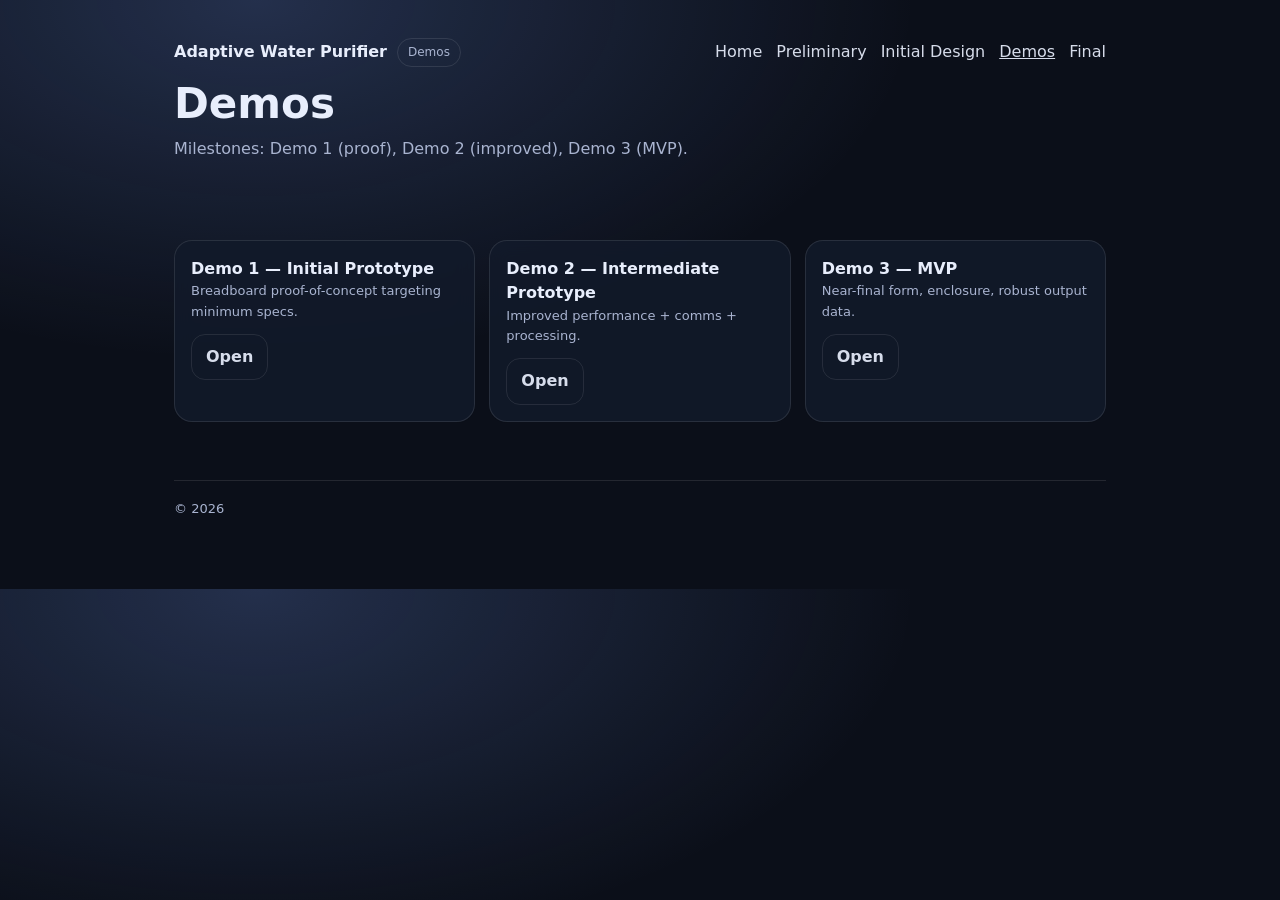
<file: docs/demos.html>
<!doctype html>
<html lang="en">
<head>
  <meta charset="UTF-8" />
  <meta name="viewport" content="width=device-width, initial-scale=1.0" />
  <title>Demos — Adaptive Water Purifier</title>
  <link rel="stylesheet" href="style.css" />
</head>
<body>
  <header class="wrap">
    <nav>
      <div class="brand">
        <strong>Adaptive Water Purifier</strong>
        <span class="badge">Demos</span>
      </div>
      <div class="navlinks">
        <a data-nav href="index.html">Home</a>
        <a data-nav href="preliminary.html">Preliminary</a>
        <a data-nav href="initial-design.html">Initial Design</a>
        <a data-nav href="demos.html">Demos</a>
        <a data-nav href="final.html">Final</a>
      </div>
    </nav>
    <h1>Demos</h1>
    <p>Milestones: Demo 1 (proof), Demo 2 (improved), Demo 3 (MVP).</p>
  </header>

  <main class="wrap">
    <section class="grid">
      <div class="card">
        <strong>Demo 1 — Initial Prototype</strong>
        <p class="small">Breadboard proof-of-concept targeting minimum specs.</p>
        <a class="btn secondary" href="demo1.html">Open</a>
      </div>
      <div class="card">
        <strong>Demo 2 — Intermediate Prototype</strong>
        <p class="small">Improved performance + comms + processing.</p>
        <a class="btn secondary" href="demo2.html">Open</a>
      </div>
      <div class="card">
        <strong>Demo 3 — MVP</strong>
        <p class="small">Near-final form, enclosure, robust output data.</p>
        <a class="btn secondary" href="demo3.html">Open</a>
      </div>
    </section>

    <div class="footer">
      <hr />
      <div>© <span id="year"></span></div>
    </div>
  </main>

  <script src="script.js"></script>
</body>
</html>
</file>
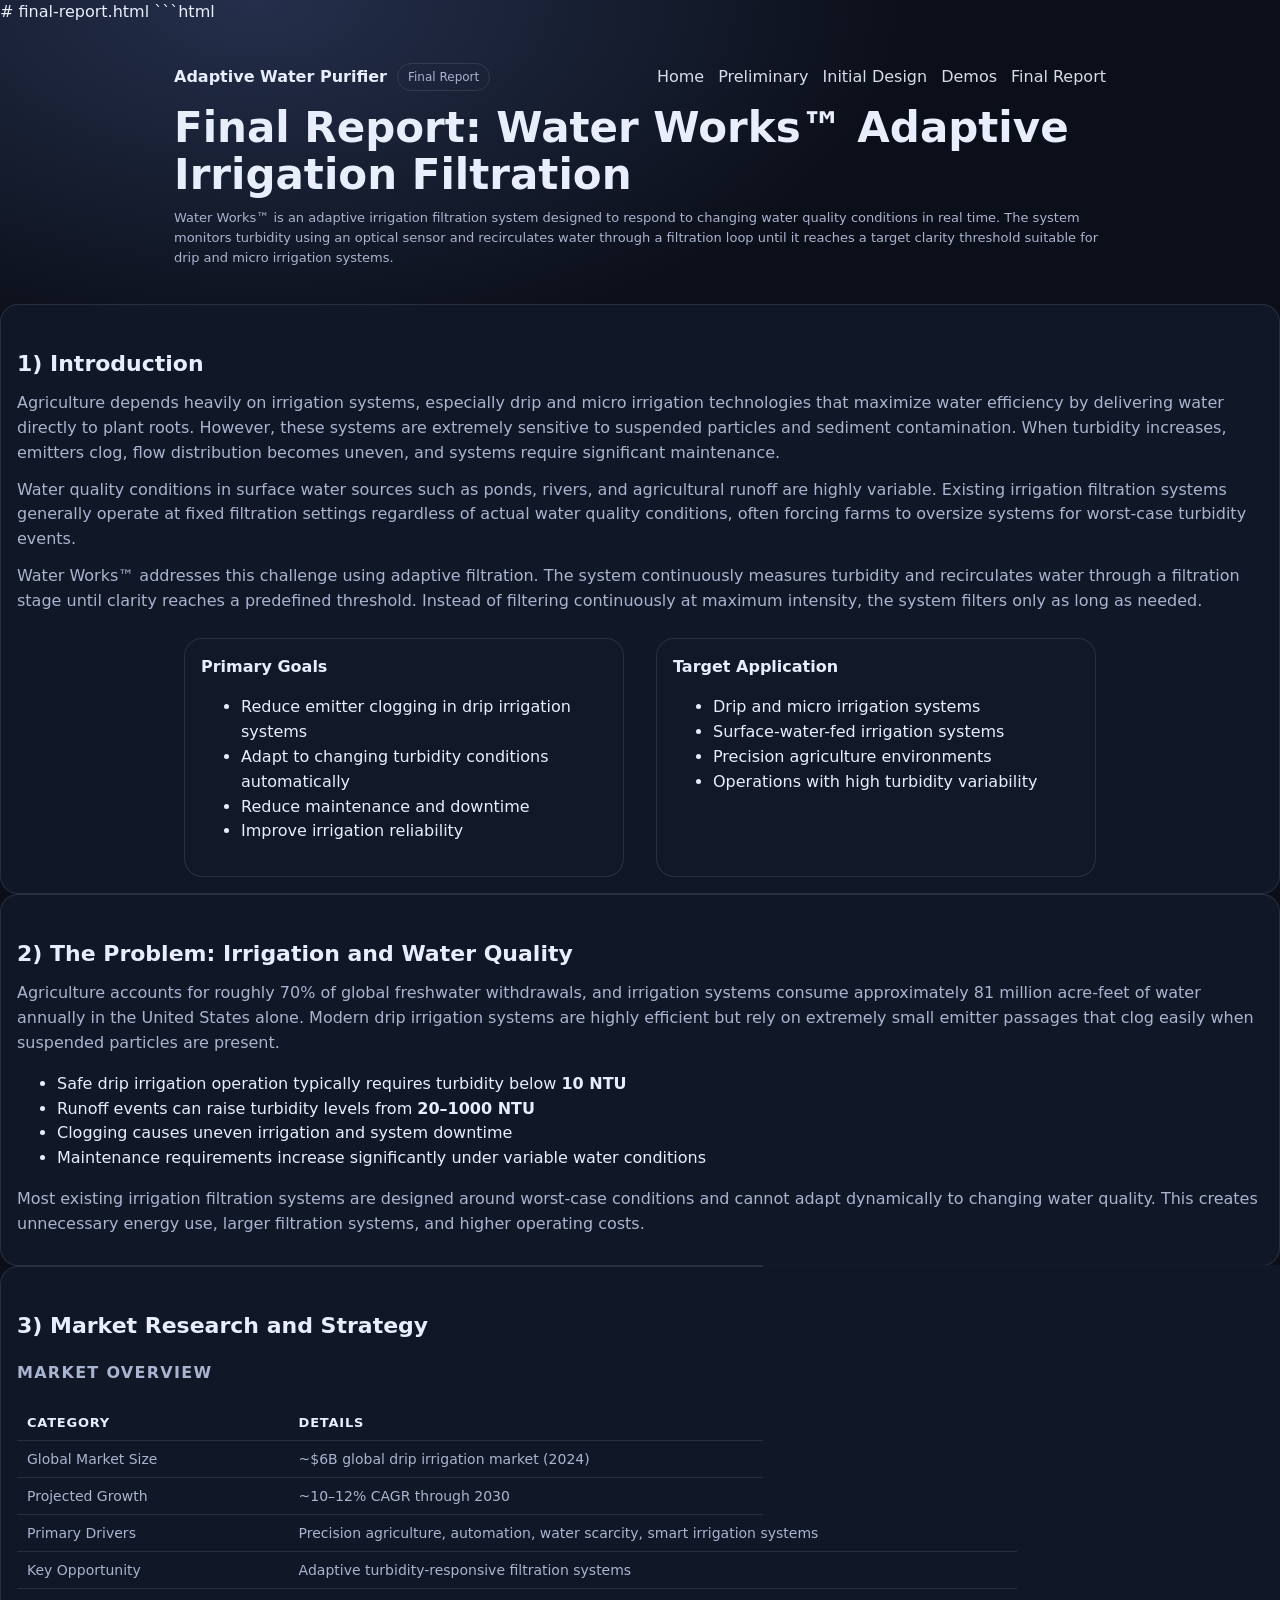
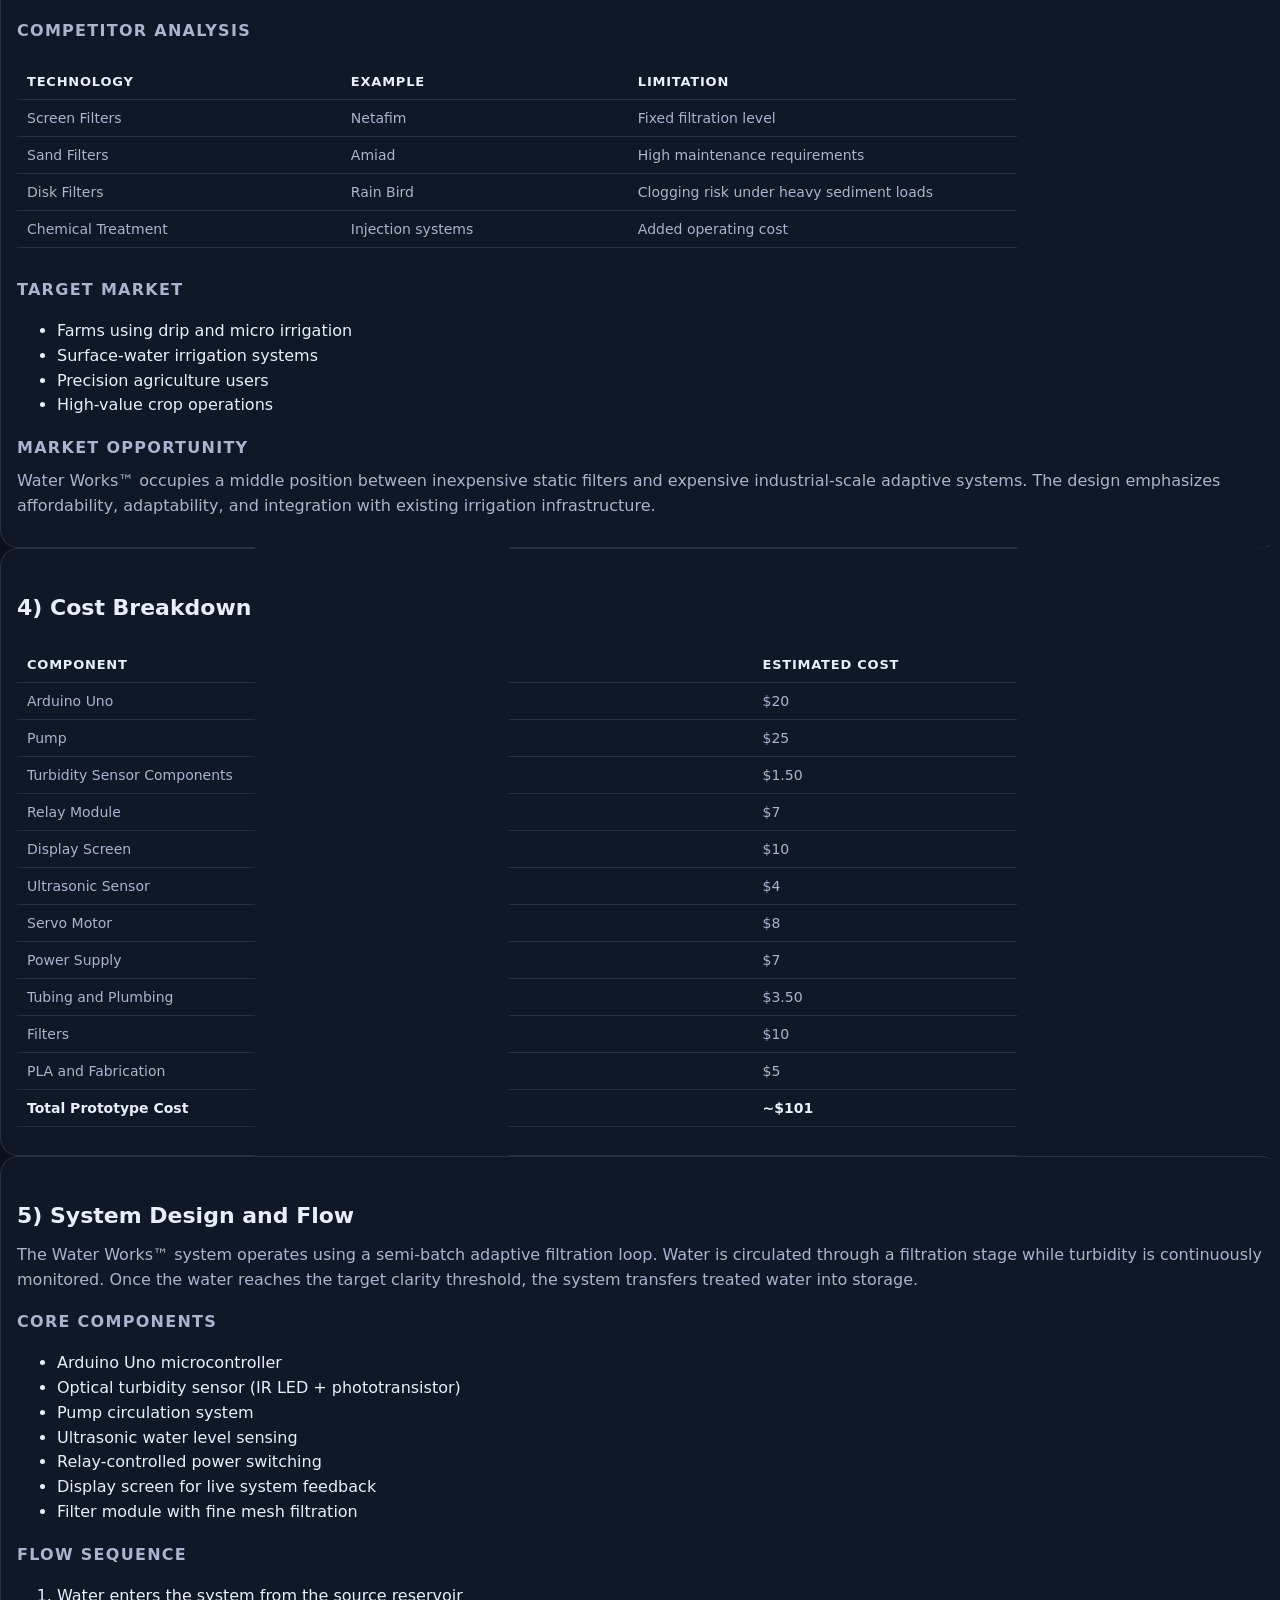
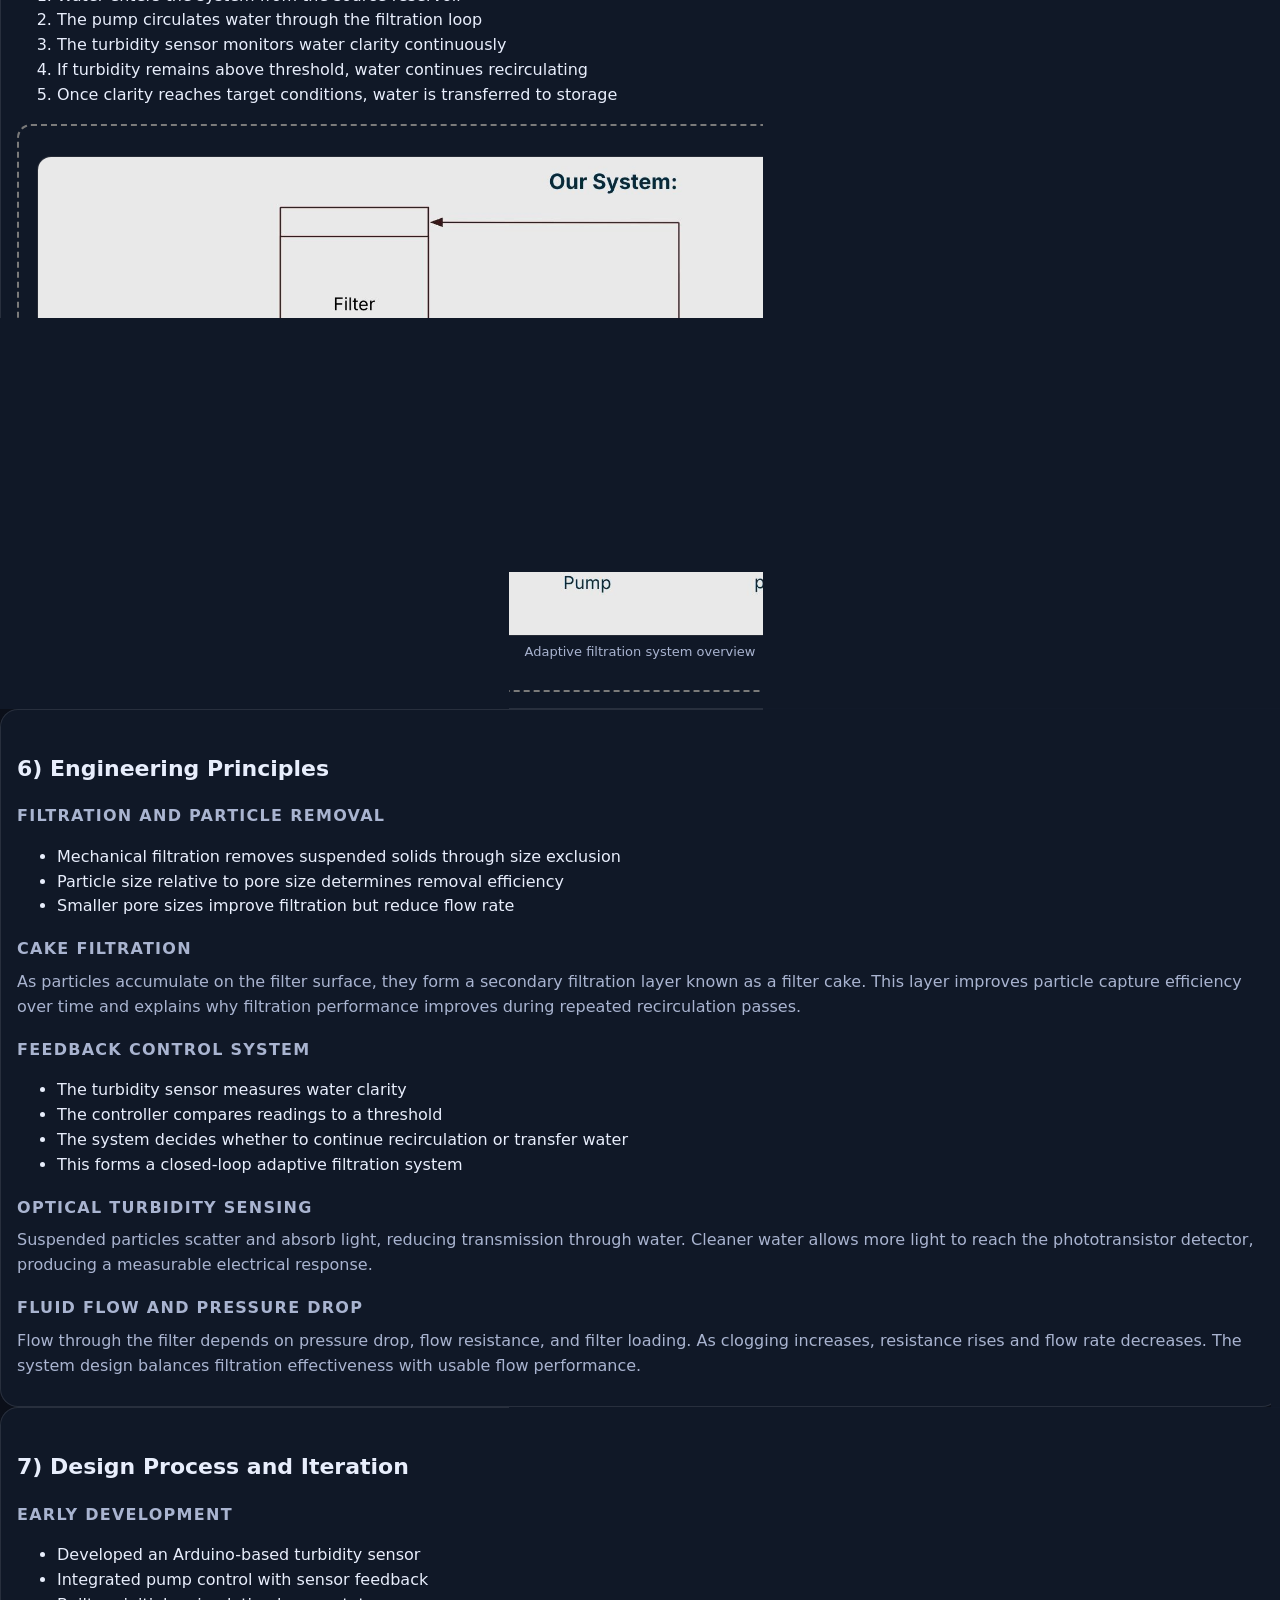
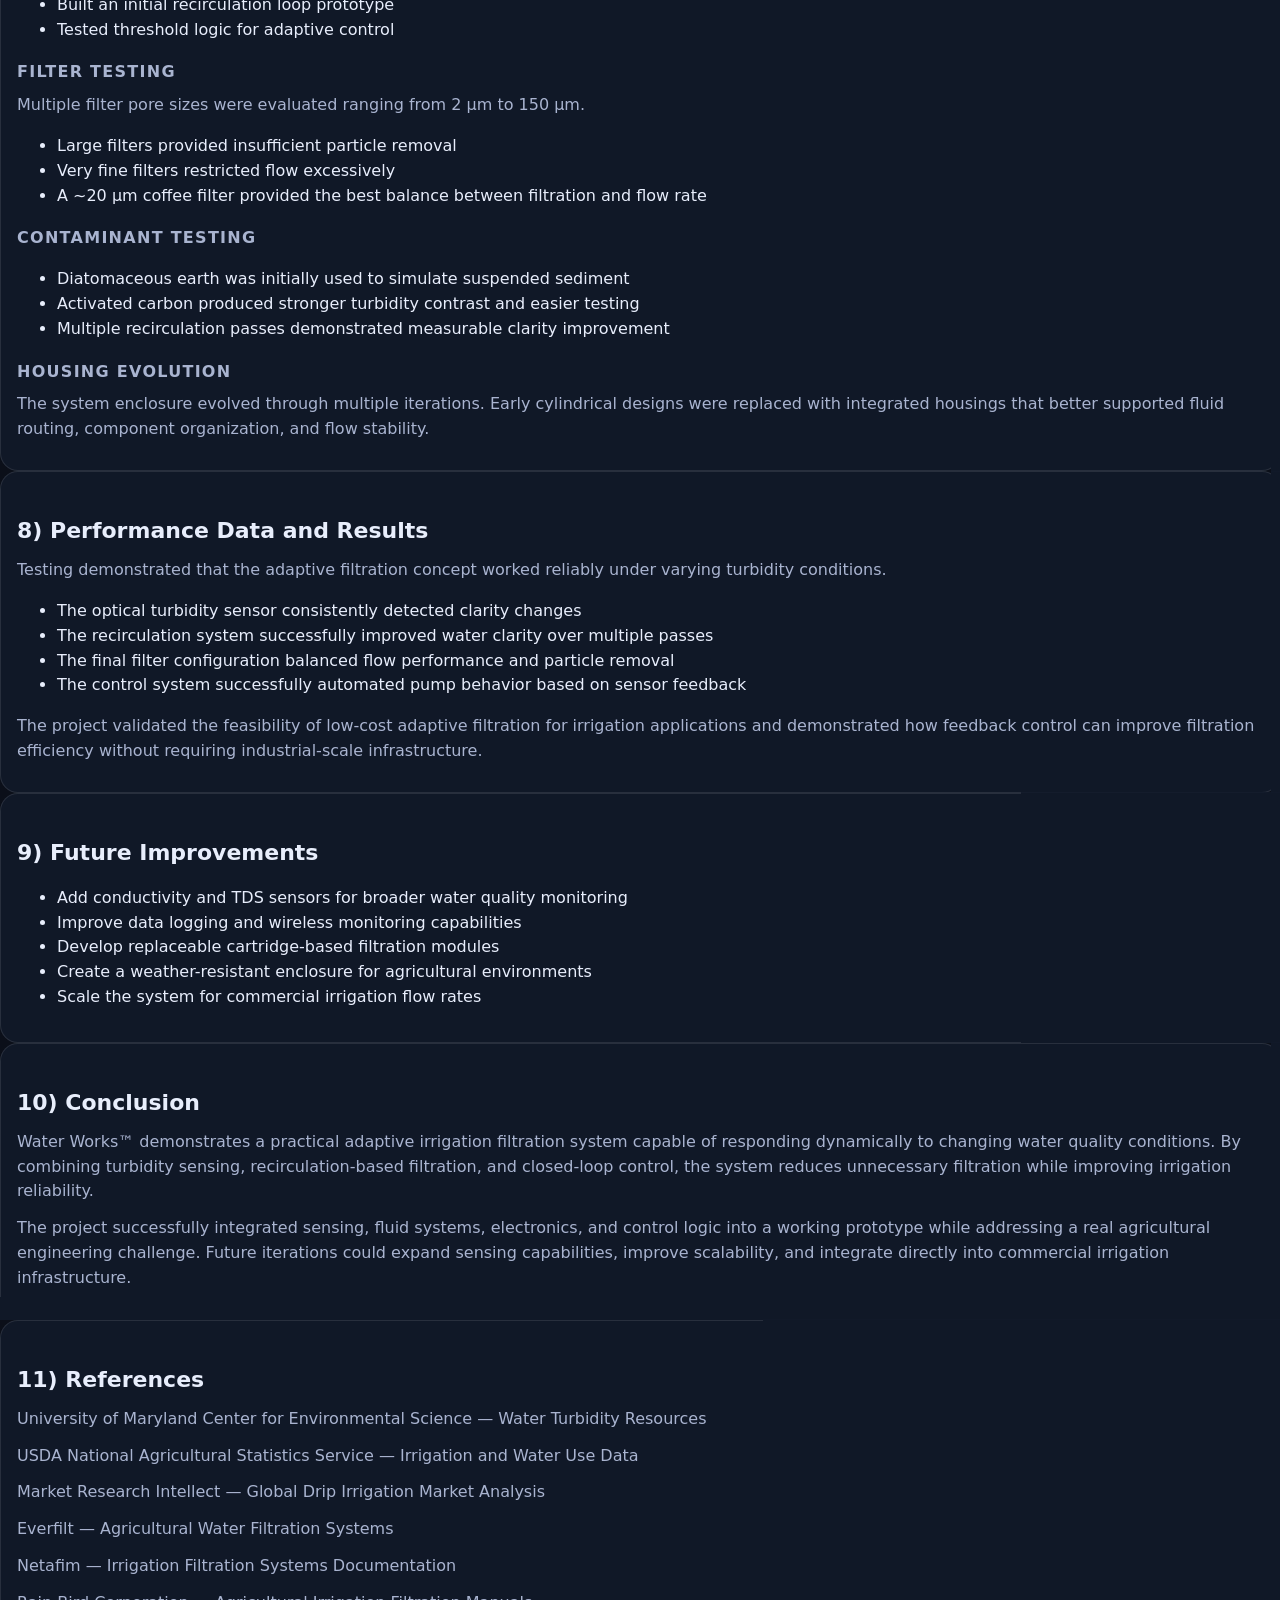
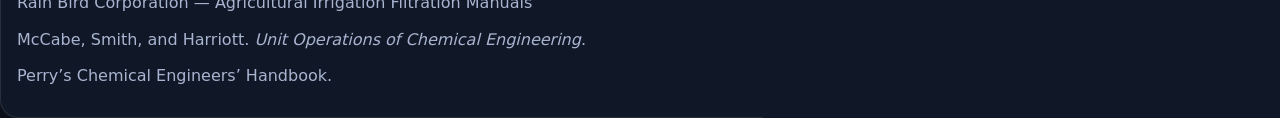
<file: docs/final-project.html>
# final-report.html

```html
<!doctype html>
<html lang="en">
<head>
<meta charset="utf-8"/>
<meta content="width=device-width, initial-scale=1.0" name="viewport"/>
<title>Final Report — Water Works™ Adaptive Irrigation Filtration</title>
<link href="style.css" rel="stylesheet"/>

<style>
  .gantt-chart {
    overflow-x: auto;
    background: #1a1a2e;
    border-radius: 8px;
    padding: 20px;
  }

  .gantt-table {
    width: 100%;
    min-width: 900px;
    border-collapse: collapse;
    font-size: 13px;
  }

  .gantt-table th,
  .gantt-table td {
    padding: 8px 4px;
    text-align: center;
    border: 1px solid #2d2d44;
  }

  .gantt-table th {
    background: #2d2d44;
    color: #fff;
    font-weight: 600;
  }

  .gantt-table td:first-child {
    text-align: left;
    padding-left: 10px;
    white-space: nowrap;
    background: #252540;
    color: #e0e0e0;
    min-width: 200px;
  }

  .section-row td {
    background: #3d3d5c;
    color: #fff;
    font-weight: bold;
  }

  table.gantt {
    border-collapse: collapse;
    width: 100%;
  }

  table.gantt th,
  table.gantt td {
    border: 1px solid rgba(255,255,255,0.12);
    padding: 6px;
    text-align: center;
  }

  table.gantt th:first-child,
  table.gantt td:first-child {
    text-align: left;
  }

  .bar {
    display: inline-block;
    width: 100%;
    height: 14px;
    border-radius: 8px;
    background: rgba(255,255,255,0.10);
  }

  .bar.done {
    background: rgba(120, 220, 170, 0.65);
  }

  .bar.active {
    background: rgba(120, 170, 255, 0.75);
  }

  .bar.planned {
    background: rgba(255, 210, 120, 0.70);
  }

  .legend {
    display:inline-block;
    padding: 2px 10px;
    border-radius: 999px;
    margin-right: 8px;
    font-size: 12px;
  }

  .legend.done {
    background: rgba(120, 220, 170, 0.65);
  }

  .legend.active {
    background: rgba(120, 170, 255, 0.75);
  }

  .legend.planned {
    background: rgba(255, 210, 120, 0.70);
  }
</style>
</head>

<body>
<header class="wrap">
<nav>
<div class="brand">
<strong>Adaptive Water Purifier</strong>
<span class="badge">Final Report</span>
</div>

<div class="navlinks">
<a href="index.html">Home</a>
<a href="preliminary.html">Preliminary</a>
<a href="initial-design.html">Initial Design</a>
<a href="demos.html">Demos</a>
<a href="final-report.html">Final Report</a>
</div>
</nav>

<h1>Final Report: Water Works™ Adaptive Irrigation Filtration</h1>

<p class="small">
Water Works™ is an adaptive irrigation filtration system designed to respond to changing water quality conditions in real time. The system monitors turbidity using an optical sensor and recirculates water through a filtration loop until it reaches a target clarity threshold suitable for drip and micro irrigation systems.
</p>
</header>

<div class="card">
<h2>1) Introduction</h2>

<p>
Agriculture depends heavily on irrigation systems, especially drip and micro irrigation technologies that maximize water efficiency by delivering water directly to plant roots. However, these systems are extremely sensitive to suspended particles and sediment contamination. When turbidity increases, emitters clog, flow distribution becomes uneven, and systems require significant maintenance.
</p>

<p>
Water quality conditions in surface water sources such as ponds, rivers, and agricultural runoff are highly variable. Existing irrigation filtration systems generally operate at fixed filtration settings regardless of actual water quality conditions, often forcing farms to oversize systems for worst-case turbidity events.
</p>

<p>
Water Works™ addresses this challenge using adaptive filtration. The system continuously measures turbidity and recirculates water through a filtration stage until clarity reaches a predefined threshold. Instead of filtering continuously at maximum intensity, the system filters only as long as needed.
</p>

<div style="display:flex; justify-content:center; gap:2rem; flex-wrap:wrap; margin-top:1.5rem;">
  <div class="card" style="flex:1; min-width:320px; max-width:440px;">
    <strong>Primary Goals</strong>
    <ul>
      <li>Reduce emitter clogging in drip irrigation systems</li>
      <li>Adapt to changing turbidity conditions automatically</li>
      <li>Reduce maintenance and downtime</li>
      <li>Improve irrigation reliability</li>
    </ul>
  </div>

  <div class="card" style="flex:1; min-width:320px; max-width:440px;">
    <strong>Target Application</strong>
    <ul>
      <li>Drip and micro irrigation systems</li>
      <li>Surface-water-fed irrigation systems</li>
      <li>Precision agriculture environments</li>
      <li>Operations with high turbidity variability</li>
    </ul>
  </div>
</div>
</div>

<div class="card">
<h2>2) The Problem: Irrigation and Water Quality</h2>

<p>
Agriculture accounts for roughly 70% of global freshwater withdrawals, and irrigation systems consume approximately 81 million acre-feet of water annually in the United States alone. Modern drip irrigation systems are highly efficient but rely on extremely small emitter passages that clog easily when suspended particles are present.
</p>

<ul>
  <li>Safe drip irrigation operation typically requires turbidity below <strong>10 NTU</strong></li>
  <li>Runoff events can raise turbidity levels from <strong>20–1000 NTU</strong></li>
  <li>Clogging causes uneven irrigation and system downtime</li>
  <li>Maintenance requirements increase significantly under variable water conditions</li>
</ul>

<p>
Most existing irrigation filtration systems are designed around worst-case conditions and cannot adapt dynamically to changing water quality. This creates unnecessary energy use, larger filtration systems, and higher operating costs.
</p>
</div>

<div class="card">
<h2>3) Market Research and Strategy</h2>

<h3>Market Overview</h3>

<div style="overflow-x:auto;">
<table>
<thead>
<tr>
<th>Category</th>
<th>Details</th>
</tr>
</thead>
<tbody>
<tr>
<td>Global Market Size</td>
<td>~$6B global drip irrigation market (2024)</td>
</tr>
<tr>
<td>Projected Growth</td>
<td>~10–12% CAGR through 2030</td>
</tr>
<tr>
<td>Primary Drivers</td>
<td>Precision agriculture, automation, water scarcity, smart irrigation systems</td>
</tr>
<tr>
<td>Key Opportunity</td>
<td>Adaptive turbidity-responsive filtration systems</td>
</tr>
</tbody>
</table>
</div>

<h3>Competitor Analysis</h3>

<div style="overflow-x:auto;">
<table>
<thead>
<tr>
<th>Technology</th>
<th>Example</th>
<th>Limitation</th>
</tr>
</thead>
<tbody>
<tr>
<td>Screen Filters</td>
<td>Netafim</td>
<td>Fixed filtration level</td>
</tr>
<tr>
<td>Sand Filters</td>
<td>Amiad</td>
<td>High maintenance requirements</td>
</tr>
<tr>
<td>Disk Filters</td>
<td>Rain Bird</td>
<td>Clogging risk under heavy sediment loads</td>
</tr>
<tr>
<td>Chemical Treatment</td>
<td>Injection systems</td>
<td>Added operating cost</td>
</tr>
</tbody>
</table>
</div>

<h3>Target Market</h3>
<ul>
  <li>Farms using drip and micro irrigation</li>
  <li>Surface-water irrigation systems</li>
  <li>Precision agriculture users</li>
  <li>High-value crop operations</li>
</ul>

<h3>Market Opportunity</h3>
<p>
Water Works™ occupies a middle position between inexpensive static filters and expensive industrial-scale adaptive systems. The design emphasizes affordability, adaptability, and integration with existing irrigation infrastructure.
</p>
</div>

<div class="card">
<h2>4) Cost Breakdown</h2>

<div style="overflow-x:auto;">
<table>
<thead>
<tr>
<th>Component</th>
<th>Estimated Cost</th>
</tr>
</thead>
<tbody>
<tr><td>Arduino Uno</td><td>$20</td></tr>
<tr><td>Pump</td><td>$25</td></tr>
<tr><td>Turbidity Sensor Components</td><td>$1.50</td></tr>
<tr><td>Relay Module</td><td>$7</td></tr>
<tr><td>Display Screen</td><td>$10</td></tr>
<tr><td>Ultrasonic Sensor</td><td>$4</td></tr>
<tr><td>Servo Motor</td><td>$8</td></tr>
<tr><td>Power Supply</td><td>$7</td></tr>
<tr><td>Tubing and Plumbing</td><td>$3.50</td></tr>
<tr><td>Filters</td><td>$10</td></tr>
<tr><td>PLA and Fabrication</td><td>$5</td></tr>
<tr>
<td><strong>Total Prototype Cost</strong></td>
<td><strong>~$101</strong></td>
</tr>
</tbody>
</table>
</div>
</div>

<div class="card">
<h2>5) System Design and Flow</h2>

<p>
The Water Works™ system operates using a semi-batch adaptive filtration loop. Water is circulated through a filtration stage while turbidity is continuously monitored. Once the water reaches the target clarity threshold, the system transfers treated water into storage.
</p>

<h3>Core Components</h3>
<ul>
  <li>Arduino Uno microcontroller</li>
  <li>Optical turbidity sensor (IR LED + phototransistor)</li>
  <li>Pump circulation system</li>
  <li>Ultrasonic water level sensing</li>
  <li>Relay-controlled power switching</li>
  <li>Display screen for live system feedback</li>
  <li>Filter module with fine mesh filtration</li>
</ul>

<h3>Flow Sequence</h3>
<ol>
  <li>Water enters the system from the source reservoir</li>
  <li>The pump circulates water through the filtration loop</li>
  <li>The turbidity sensor monitors water clarity continuously</li>
  <li>If turbidity remains above threshold, water continues recirculating</li>
  <li>Once clarity reaches target conditions, water is transferred to storage</li>
</ol>

<div style="border:2px dashed #7a7a7a; border-radius:14px; padding:18px; text-align:center; margin-top:1rem;">
<img class="diagram" src="assets/images/updated_diagram.jpg" alt="Water Works System Diagram">
<div class="figcap">Adaptive filtration system overview</div>
</div>
</div>

<div class="card">
<h2>6) Engineering Principles</h2>

<h3>Filtration and Particle Removal</h3>
<ul>
  <li>Mechanical filtration removes suspended solids through size exclusion</li>
  <li>Particle size relative to pore size determines removal efficiency</li>
  <li>Smaller pore sizes improve filtration but reduce flow rate</li>
</ul>

<h3>Cake Filtration</h3>
<p>
As particles accumulate on the filter surface, they form a secondary filtration layer known as a filter cake. This layer improves particle capture efficiency over time and explains why filtration performance improves during repeated recirculation passes.
</p>

<h3>Feedback Control System</h3>
<ul>
  <li>The turbidity sensor measures water clarity</li>
  <li>The controller compares readings to a threshold</li>
  <li>The system decides whether to continue recirculation or transfer water</li>
  <li>This forms a closed-loop adaptive filtration system</li>
</ul>

<h3>Optical Turbidity Sensing</h3>
<p>
Suspended particles scatter and absorb light, reducing transmission through water. Cleaner water allows more light to reach the phototransistor detector, producing a measurable electrical response.
</p>

<h3>Fluid Flow and Pressure Drop</h3>
<p>
Flow through the filter depends on pressure drop, flow resistance, and filter loading. As clogging increases, resistance rises and flow rate decreases. The system design balances filtration effectiveness with usable flow performance.
</p>
</div>

<div class="card">
<h2>7) Design Process and Iteration</h2>

<h3>Early Development</h3>
<ul>
  <li>Developed an Arduino-based turbidity sensor</li>
  <li>Integrated pump control with sensor feedback</li>
  <li>Built an initial recirculation loop prototype</li>
  <li>Tested threshold logic for adaptive control</li>
</ul>

<h3>Filter Testing</h3>
<p>
Multiple filter pore sizes were evaluated ranging from 2 µm to 150 µm.
</p>

<ul>
  <li>Large filters provided insufficient particle removal</li>
  <li>Very fine filters restricted flow excessively</li>
  <li>A ~20 µm coffee filter provided the best balance between filtration and flow rate</li>
</ul>

<h3>Contaminant Testing</h3>
<ul>
  <li>Diatomaceous earth was initially used to simulate suspended sediment</li>
  <li>Activated carbon produced stronger turbidity contrast and easier testing</li>
  <li>Multiple recirculation passes demonstrated measurable clarity improvement</li>
</ul>

<h3>Housing Evolution</h3>
<p>
The system enclosure evolved through multiple iterations. Early cylindrical designs were replaced with integrated housings that better supported fluid routing, component organization, and flow stability.
</p>
</div>

<div class="card">
<h2>8) Performance Data and Results</h2>

<p>
Testing demonstrated that the adaptive filtration concept worked reliably under varying turbidity conditions.
</p>

<ul>
  <li>The optical turbidity sensor consistently detected clarity changes</li>
  <li>The recirculation system successfully improved water clarity over multiple passes</li>
  <li>The final filter configuration balanced flow performance and particle removal</li>
  <li>The control system successfully automated pump behavior based on sensor feedback</li>
</ul>

<p>
The project validated the feasibility of low-cost adaptive filtration for irrigation applications and demonstrated how feedback control can improve filtration efficiency without requiring industrial-scale infrastructure.
</p>
</div>

<div class="card">
<h2>9) Future Improvements</h2>

<ul>
  <li>Add conductivity and TDS sensors for broader water quality monitoring</li>
  <li>Improve data logging and wireless monitoring capabilities</li>
  <li>Develop replaceable cartridge-based filtration modules</li>
  <li>Create a weather-resistant enclosure for agricultural environments</li>
  <li>Scale the system for commercial irrigation flow rates</li>
</ul>
</div>

<div class="card">
<h2>10) Conclusion</h2>

<p>
Water Works™ demonstrates a practical adaptive irrigation filtration system capable of responding dynamically to changing water quality conditions. By combining turbidity sensing, recirculation-based filtration, and closed-loop control, the system reduces unnecessary filtration while improving irrigation reliability.
</p>

<p>
The project successfully integrated sensing, fluid systems, electronics, and control logic into a working prototype while addressing a real agricultural engineering challenge. Future iterations could expand sensing capabilities, improve scalability, and integrate directly into commercial irrigation infrastructure.
</p>
</div>

<div class="card">
<h2>11) References</h2>

<p>University of Maryland Center for Environmental Science — Water Turbidity Resources</p>
<p>USDA National Agricultural Statistics Service — Irrigation and Water Use Data</p>
<p>Market Research Intellect — Global Drip Irrigation Market Analysis</p>
<p>Everfilt — Agricultural Water Filtration Systems</p>
<p>Netafim — Irrigation Filtration Systems Documentation</p>
<p>Rain Bird Corporation — Agricultural Irrigation Filtration Manuals</p>
<p>McCabe, Smith, and Harriott. <em>Unit Operations of Chemical Engineering</em>.</p>
<p>Perry’s Chemical Engineers’ Handbook.</p>
</div>

</body>
</html>
</file>
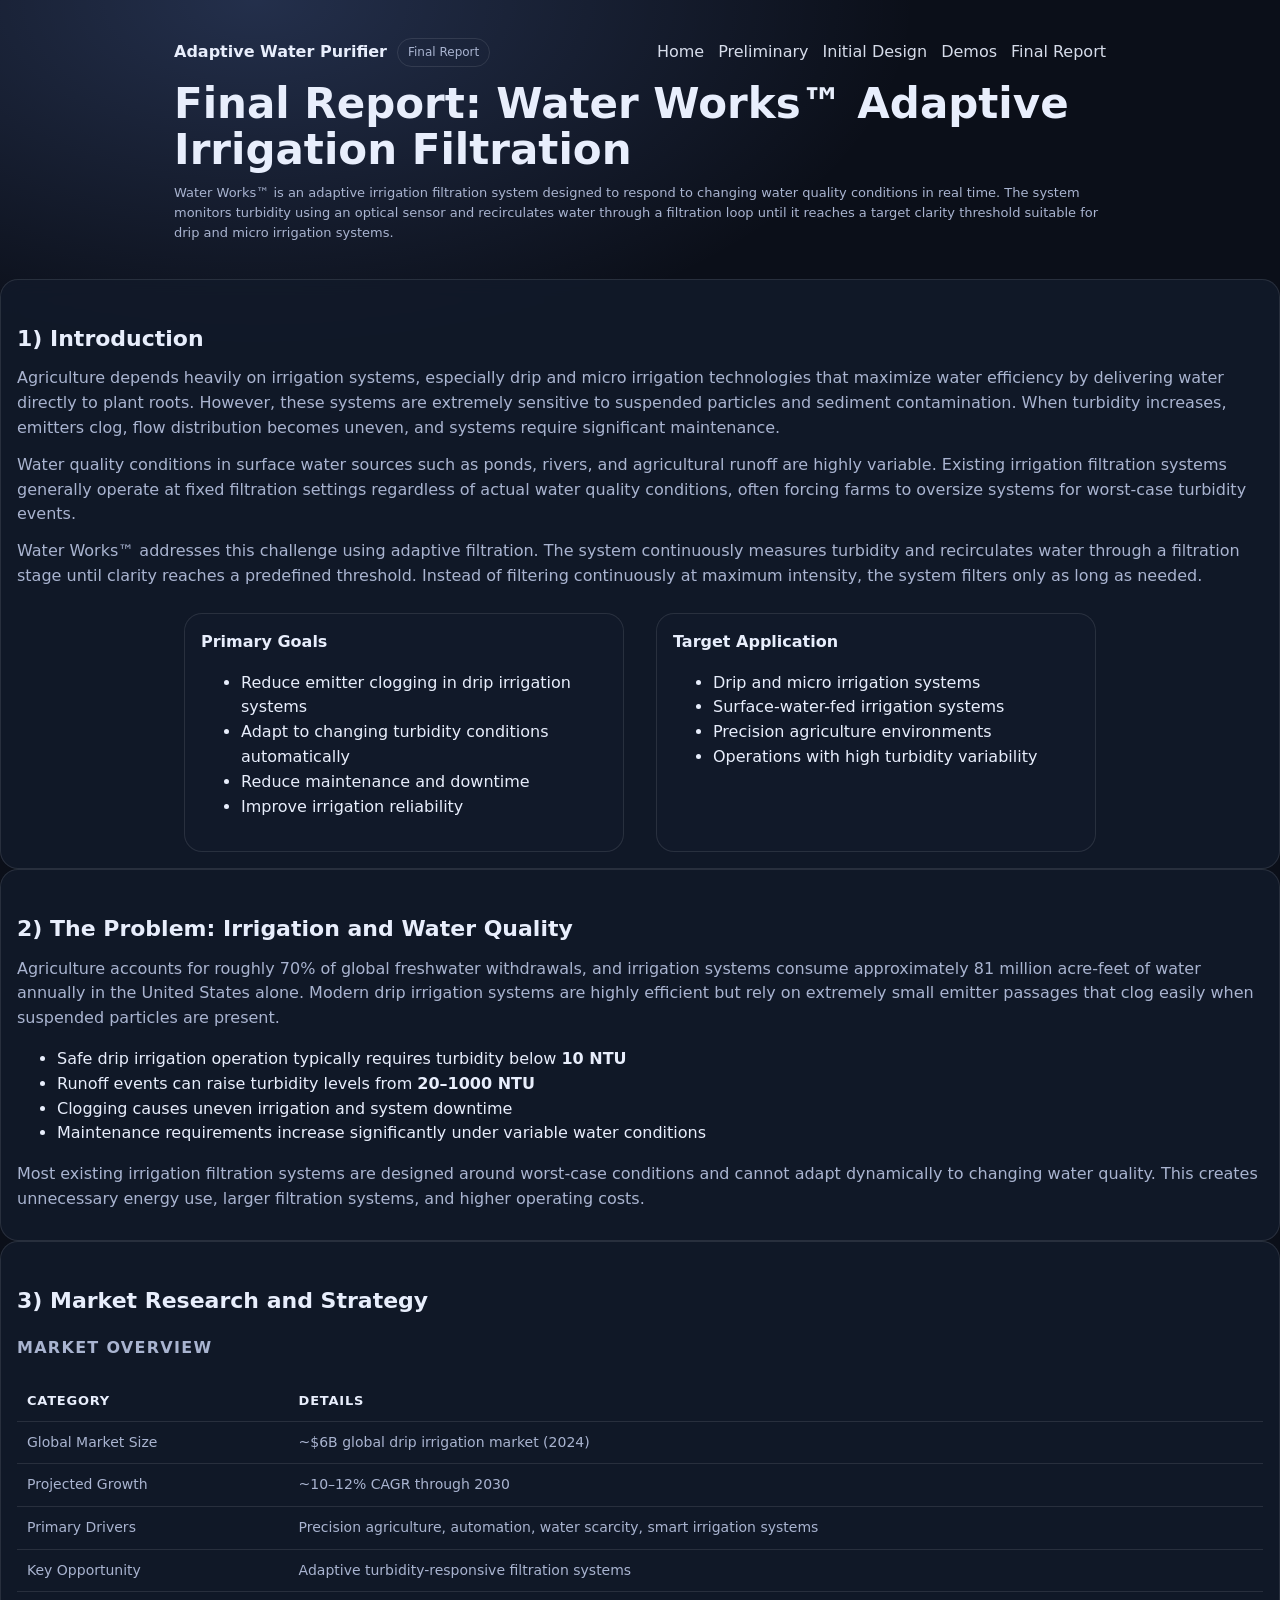
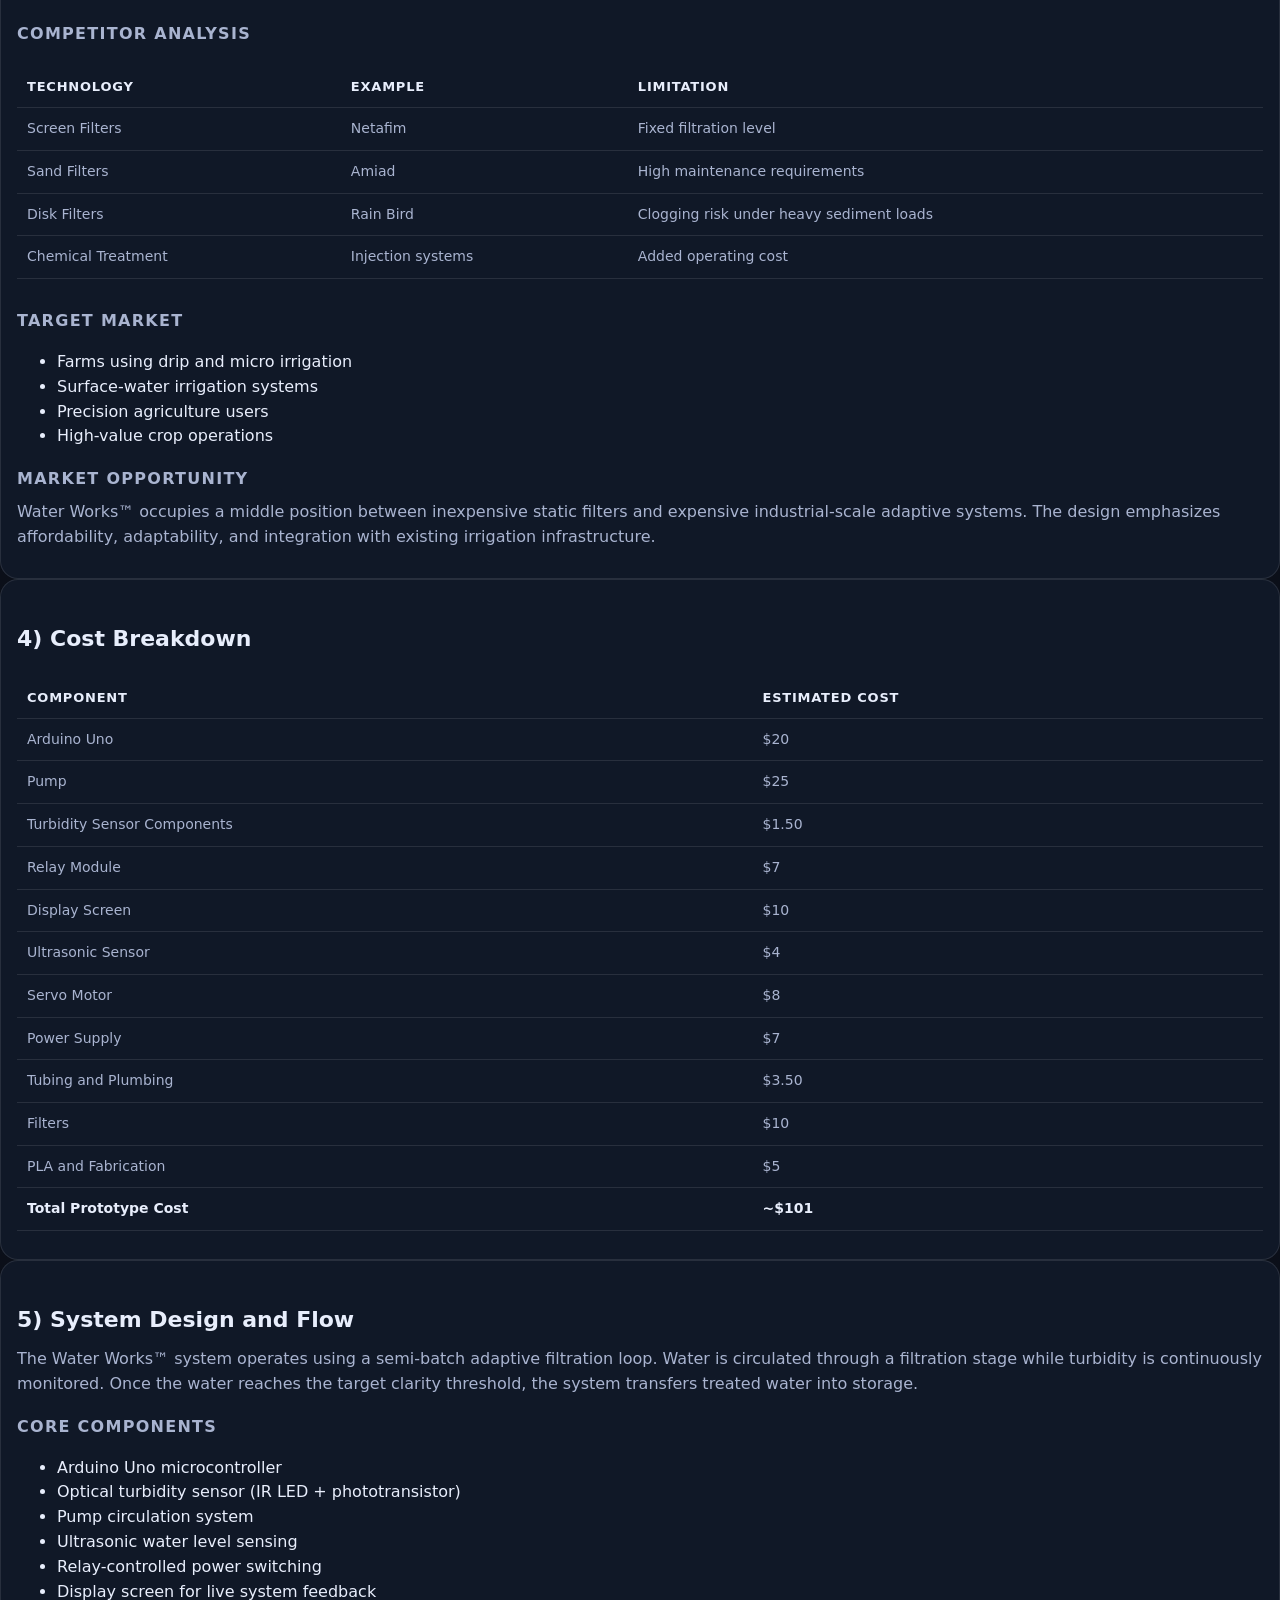
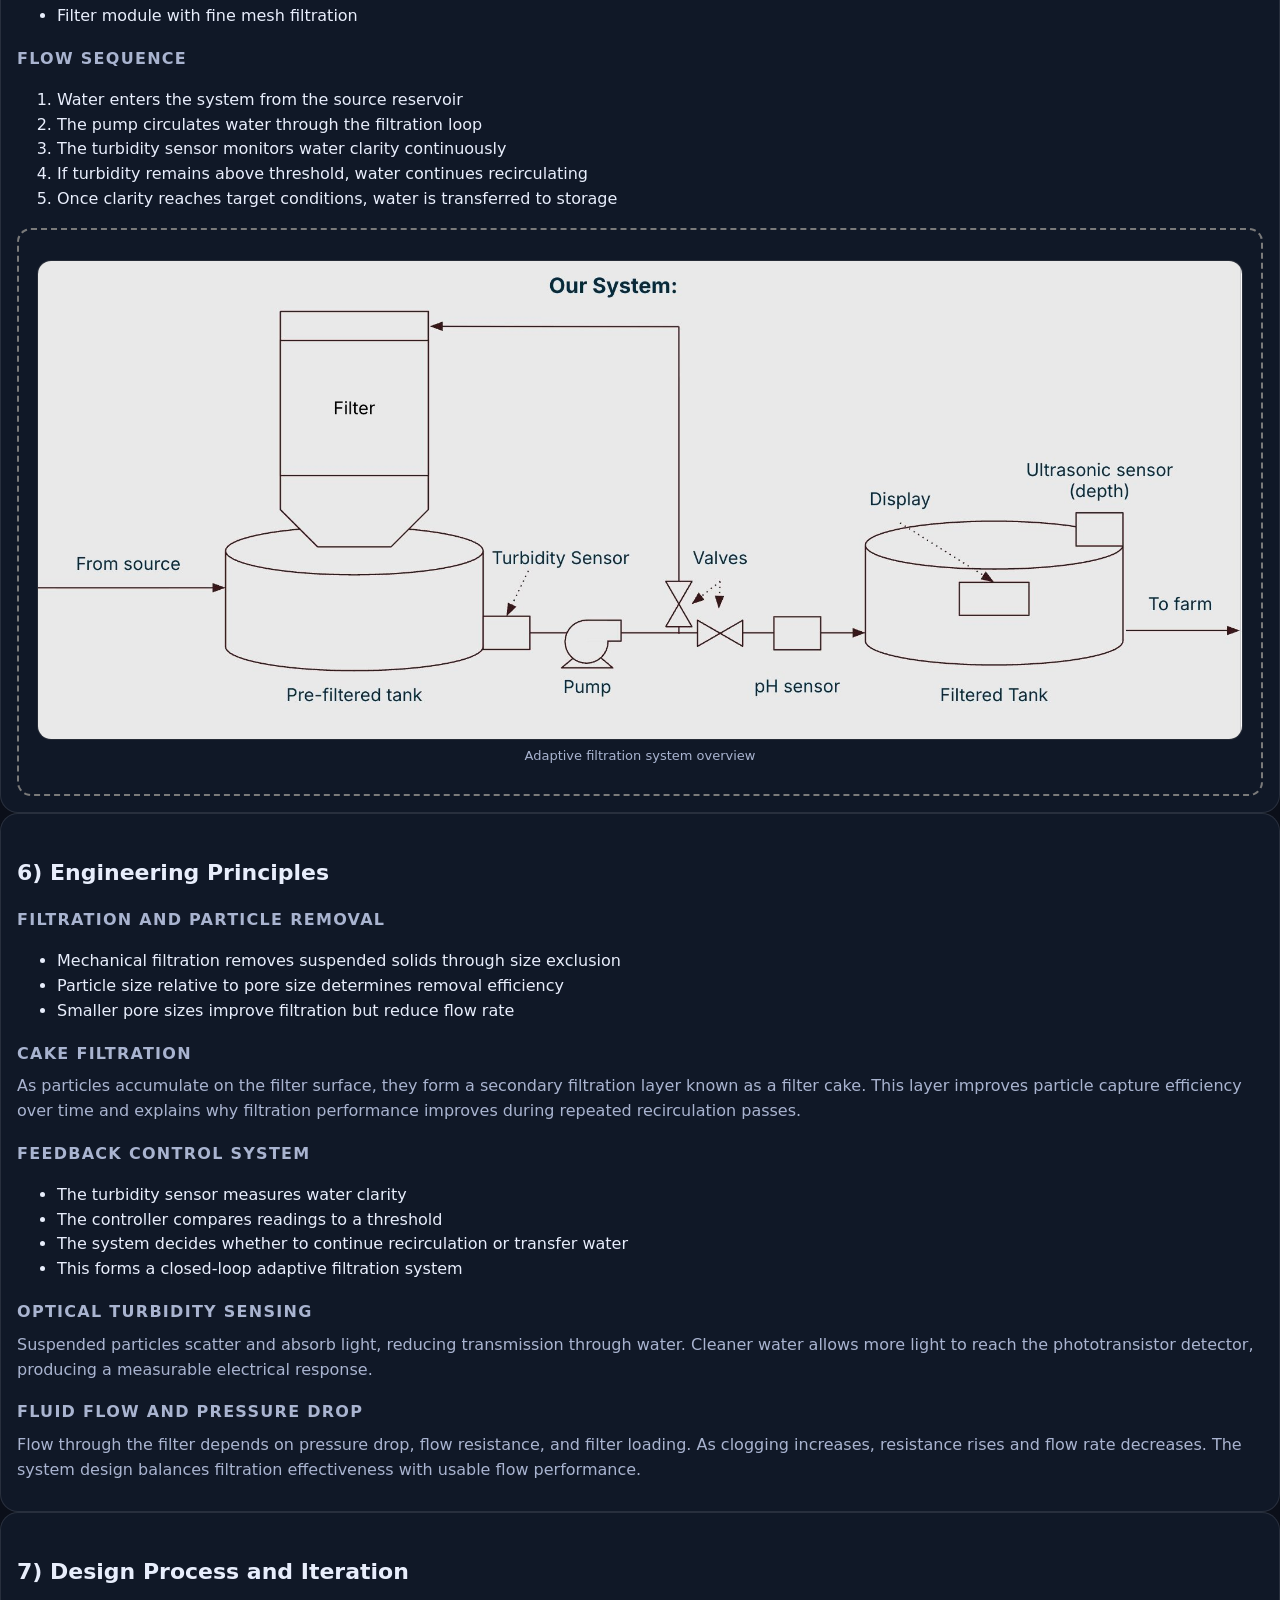
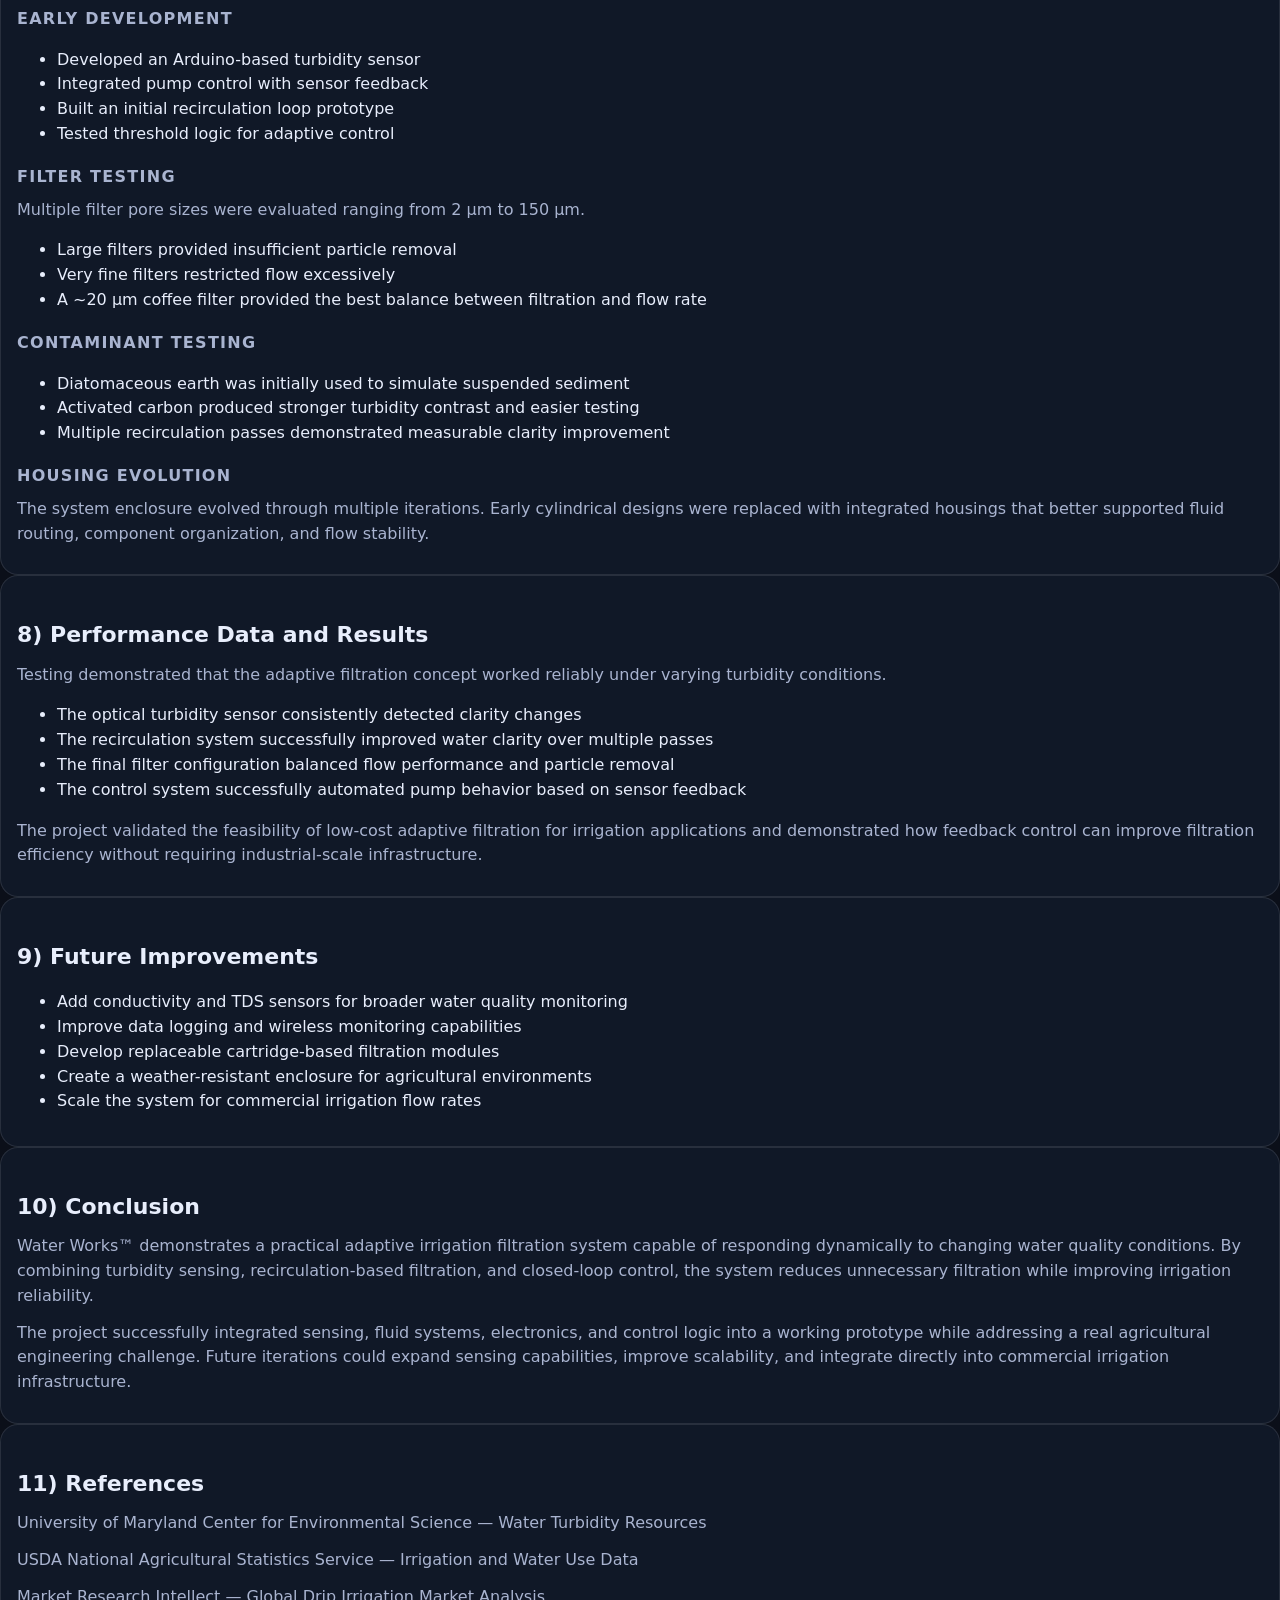
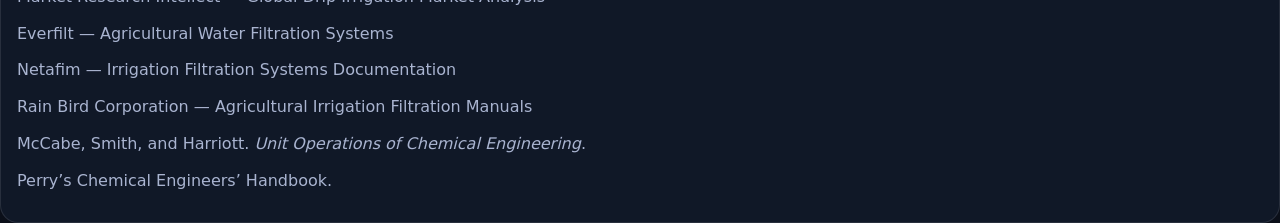
<file: docs/Final.html>
<!doctype html>
<html lang="en">
<head>
<meta charset="utf-8"/>
<meta content="width=device-width, initial-scale=1.0" name="viewport"/>
<title>Final Report — Water Works™ Adaptive Irrigation Filtration</title>
<link href="style.css" rel="stylesheet"/>

<style>
  .gantt-chart {
    overflow-x: auto;
    background: #1a1a2e;
    border-radius: 8px;
    padding: 20px;
  }

  .gantt-table {
    width: 100%;
    min-width: 900px;
    border-collapse: collapse;
    font-size: 13px;
  }

  .gantt-table th,
  .gantt-table td {
    padding: 8px 4px;
    text-align: center;
    border: 1px solid #2d2d44;
  }

  .gantt-table th {
    background: #2d2d44;
    color: #fff;
    font-weight: 600;
  }

  .gantt-table td:first-child {
    text-align: left;
    padding-left: 10px;
    white-space: nowrap;
    background: #252540;
    color: #e0e0e0;
    min-width: 200px;
  }

  .section-row td {
    background: #3d3d5c;
    color: #fff;
    font-weight: bold;
  }

  table.gantt {
    border-collapse: collapse;
    width: 100%;
  }

  table.gantt th,
  table.gantt td {
    border: 1px solid rgba(255,255,255,0.12);
    padding: 6px;
    text-align: center;
  }

  table.gantt th:first-child,
  table.gantt td:first-child {
    text-align: left;
  }

  .bar {
    display: inline-block;
    width: 100%;
    height: 14px;
    border-radius: 8px;
    background: rgba(255,255,255,0.10);
  }

  .bar.done {
    background: rgba(120, 220, 170, 0.65);
  }

  .bar.active {
    background: rgba(120, 170, 255, 0.75);
  }

  .bar.planned {
    background: rgba(255, 210, 120, 0.70);
  }

  .legend {
    display:inline-block;
    padding: 2px 10px;
    border-radius: 999px;
    margin-right: 8px;
    font-size: 12px;
  }

  .legend.done {
    background: rgba(120, 220, 170, 0.65);
  }

  .legend.active {
    background: rgba(120, 170, 255, 0.75);
  }

  .legend.planned {
    background: rgba(255, 210, 120, 0.70);
  }
</style>
</head>

<body>
<header class="wrap">
<nav>
<div class="brand">
<strong>Adaptive Water Purifier</strong>
<span class="badge">Final Report</span>
</div>

<div class="navlinks">
<a href="index.html">Home</a>
<a href="preliminary.html">Preliminary</a>
<a href="initial-design.html">Initial Design</a>
<a href="demos.html">Demos</a>
<a href="final.html">Final Report</a>
</div>
</nav>

<h1>Final Report: Water Works™ Adaptive Irrigation Filtration</h1>

<p class="small">
Water Works™ is an adaptive irrigation filtration system designed to respond to changing water quality conditions in real time. The system monitors turbidity using an optical sensor and recirculates water through a filtration loop until it reaches a target clarity threshold suitable for drip and micro irrigation systems.
</p>
</header>

<div class="card">
<h2>1) Introduction</h2>

<p>
Agriculture depends heavily on irrigation systems, especially drip and micro irrigation technologies that maximize water efficiency by delivering water directly to plant roots. However, these systems are extremely sensitive to suspended particles and sediment contamination. When turbidity increases, emitters clog, flow distribution becomes uneven, and systems require significant maintenance.
</p>

<p>
Water quality conditions in surface water sources such as ponds, rivers, and agricultural runoff are highly variable. Existing irrigation filtration systems generally operate at fixed filtration settings regardless of actual water quality conditions, often forcing farms to oversize systems for worst-case turbidity events.
</p>

<p>
Water Works™ addresses this challenge using adaptive filtration. The system continuously measures turbidity and recirculates water through a filtration stage until clarity reaches a predefined threshold. Instead of filtering continuously at maximum intensity, the system filters only as long as needed.
</p>

<div style="display:flex; justify-content:center; gap:2rem; flex-wrap:wrap; margin-top:1.5rem;">
  <div class="card" style="flex:1; min-width:320px; max-width:440px;">
    <strong>Primary Goals</strong>
    <ul>
      <li>Reduce emitter clogging in drip irrigation systems</li>
      <li>Adapt to changing turbidity conditions automatically</li>
      <li>Reduce maintenance and downtime</li>
      <li>Improve irrigation reliability</li>
    </ul>
  </div>

  <div class="card" style="flex:1; min-width:320px; max-width:440px;">
    <strong>Target Application</strong>
    <ul>
      <li>Drip and micro irrigation systems</li>
      <li>Surface-water-fed irrigation systems</li>
      <li>Precision agriculture environments</li>
      <li>Operations with high turbidity variability</li>
    </ul>
  </div>
</div>
</div>

<div class="card">
<h2>2) The Problem: Irrigation and Water Quality</h2>

<p>
Agriculture accounts for roughly 70% of global freshwater withdrawals, and irrigation systems consume approximately 81 million acre-feet of water annually in the United States alone. Modern drip irrigation systems are highly efficient but rely on extremely small emitter passages that clog easily when suspended particles are present.
</p>

<ul>
  <li>Safe drip irrigation operation typically requires turbidity below <strong>10 NTU</strong></li>
  <li>Runoff events can raise turbidity levels from <strong>20–1000 NTU</strong></li>
  <li>Clogging causes uneven irrigation and system downtime</li>
  <li>Maintenance requirements increase significantly under variable water conditions</li>
</ul>

<p>
Most existing irrigation filtration systems are designed around worst-case conditions and cannot adapt dynamically to changing water quality. This creates unnecessary energy use, larger filtration systems, and higher operating costs.
</p>
</div>

<div class="card">
<h2>3) Market Research and Strategy</h2>

<h3>Market Overview</h3>

<div style="overflow-x:auto;">
<table>
<thead>
<tr>
<th>Category</th>
<th>Details</th>
</tr>
</thead>
<tbody>
<tr>
<td>Global Market Size</td>
<td>~$6B global drip irrigation market (2024)</td>
</tr>
<tr>
<td>Projected Growth</td>
<td>~10–12% CAGR through 2030</td>
</tr>
<tr>
<td>Primary Drivers</td>
<td>Precision agriculture, automation, water scarcity, smart irrigation systems</td>
</tr>
<tr>
<td>Key Opportunity</td>
<td>Adaptive turbidity-responsive filtration systems</td>
</tr>
</tbody>
</table>
</div>

<h3>Competitor Analysis</h3>

<div style="overflow-x:auto;">
<table>
<thead>
<tr>
<th>Technology</th>
<th>Example</th>
<th>Limitation</th>
</tr>
</thead>
<tbody>
<tr>
<td>Screen Filters</td>
<td>Netafim</td>
<td>Fixed filtration level</td>
</tr>
<tr>
<td>Sand Filters</td>
<td>Amiad</td>
<td>High maintenance requirements</td>
</tr>
<tr>
<td>Disk Filters</td>
<td>Rain Bird</td>
<td>Clogging risk under heavy sediment loads</td>
</tr>
<tr>
<td>Chemical Treatment</td>
<td>Injection systems</td>
<td>Added operating cost</td>
</tr>
</tbody>
</table>
</div>

<h3>Target Market</h3>
<ul>
  <li>Farms using drip and micro irrigation</li>
  <li>Surface-water irrigation systems</li>
  <li>Precision agriculture users</li>
  <li>High-value crop operations</li>
</ul>

<h3>Market Opportunity</h3>
<p>
Water Works™ occupies a middle position between inexpensive static filters and expensive industrial-scale adaptive systems. The design emphasizes affordability, adaptability, and integration with existing irrigation infrastructure.
</p>
</div>

<div class="card">
<h2>4) Cost Breakdown</h2>

<div style="overflow-x:auto;">
<table>
<thead>
<tr>
<th>Component</th>
<th>Estimated Cost</th>
</tr>
</thead>
<tbody>
<tr><td>Arduino Uno</td><td>$20</td></tr>
<tr><td>Pump</td><td>$25</td></tr>
<tr><td>Turbidity Sensor Components</td><td>$1.50</td></tr>
<tr><td>Relay Module</td><td>$7</td></tr>
<tr><td>Display Screen</td><td>$10</td></tr>
<tr><td>Ultrasonic Sensor</td><td>$4</td></tr>
<tr><td>Servo Motor</td><td>$8</td></tr>
<tr><td>Power Supply</td><td>$7</td></tr>
<tr><td>Tubing and Plumbing</td><td>$3.50</td></tr>
<tr><td>Filters</td><td>$10</td></tr>
<tr><td>PLA and Fabrication</td><td>$5</td></tr>
<tr>
<td><strong>Total Prototype Cost</strong></td>
<td><strong>~$101</strong></td>
</tr>
</tbody>
</table>
</div>
</div>

<div class="card">
<h2>5) System Design and Flow</h2>

<p>
The Water Works™ system operates using a semi-batch adaptive filtration loop. Water is circulated through a filtration stage while turbidity is continuously monitored. Once the water reaches the target clarity threshold, the system transfers treated water into storage.
</p>

<h3>Core Components</h3>
<ul>
  <li>Arduino Uno microcontroller</li>
  <li>Optical turbidity sensor (IR LED + phototransistor)</li>
  <li>Pump circulation system</li>
  <li>Ultrasonic water level sensing</li>
  <li>Relay-controlled power switching</li>
  <li>Display screen for live system feedback</li>
  <li>Filter module with fine mesh filtration</li>
</ul>

<h3>Flow Sequence</h3>
<ol>
  <li>Water enters the system from the source reservoir</li>
  <li>The pump circulates water through the filtration loop</li>
  <li>The turbidity sensor monitors water clarity continuously</li>
  <li>If turbidity remains above threshold, water continues recirculating</li>
  <li>Once clarity reaches target conditions, water is transferred to storage</li>
</ol>

<div style="border:2px dashed #7a7a7a; border-radius:14px; padding:18px; text-align:center; margin-top:1rem;">
<img class="diagram" src="assets/images/updated_diagram.jpg" alt="Water Works System Diagram">
<div class="figcap">Adaptive filtration system overview</div>
</div>
</div>

<div class="card">
<h2>6) Engineering Principles</h2>

<h3>Filtration and Particle Removal</h3>
<ul>
  <li>Mechanical filtration removes suspended solids through size exclusion</li>
  <li>Particle size relative to pore size determines removal efficiency</li>
  <li>Smaller pore sizes improve filtration but reduce flow rate</li>
</ul>

<h3>Cake Filtration</h3>
<p>
As particles accumulate on the filter surface, they form a secondary filtration layer known as a filter cake. This layer improves particle capture efficiency over time and explains why filtration performance improves during repeated recirculation passes.
</p>

<h3>Feedback Control System</h3>
<ul>
  <li>The turbidity sensor measures water clarity</li>
  <li>The controller compares readings to a threshold</li>
  <li>The system decides whether to continue recirculation or transfer water</li>
  <li>This forms a closed-loop adaptive filtration system</li>
</ul>

<h3>Optical Turbidity Sensing</h3>
<p>
Suspended particles scatter and absorb light, reducing transmission through water. Cleaner water allows more light to reach the phototransistor detector, producing a measurable electrical response.
</p>

<h3>Fluid Flow and Pressure Drop</h3>
<p>
Flow through the filter depends on pressure drop, flow resistance, and filter loading. As clogging increases, resistance rises and flow rate decreases. The system design balances filtration effectiveness with usable flow performance.
</p>
</div>

<div class="card">
<h2>7) Design Process and Iteration</h2>

<h3>Early Development</h3>
<ul>
  <li>Developed an Arduino-based turbidity sensor</li>
  <li>Integrated pump control with sensor feedback</li>
  <li>Built an initial recirculation loop prototype</li>
  <li>Tested threshold logic for adaptive control</li>
</ul>

<h3>Filter Testing</h3>
<p>
Multiple filter pore sizes were evaluated ranging from 2 µm to 150 µm.
</p>

<ul>
  <li>Large filters provided insufficient particle removal</li>
  <li>Very fine filters restricted flow excessively</li>
  <li>A ~20 µm coffee filter provided the best balance between filtration and flow rate</li>
</ul>

<h3>Contaminant Testing</h3>
<ul>
  <li>Diatomaceous earth was initially used to simulate suspended sediment</li>
  <li>Activated carbon produced stronger turbidity contrast and easier testing</li>
  <li>Multiple recirculation passes demonstrated measurable clarity improvement</li>
</ul>

<h3>Housing Evolution</h3>
<p>
The system enclosure evolved through multiple iterations. Early cylindrical designs were replaced with integrated housings that better supported fluid routing, component organization, and flow stability.
</p>
</div>

<div class="card">
<h2>8) Performance Data and Results</h2>

<p>
Testing demonstrated that the adaptive filtration concept worked reliably under varying turbidity conditions.
</p>

<ul>
  <li>The optical turbidity sensor consistently detected clarity changes</li>
  <li>The recirculation system successfully improved water clarity over multiple passes</li>
  <li>The final filter configuration balanced flow performance and particle removal</li>
  <li>The control system successfully automated pump behavior based on sensor feedback</li>
</ul>

<p>
The project validated the feasibility of low-cost adaptive filtration for irrigation applications and demonstrated how feedback control can improve filtration efficiency without requiring industrial-scale infrastructure.
</p>
</div>

<div class="card">
<h2>9) Future Improvements</h2>

<ul>
  <li>Add conductivity and TDS sensors for broader water quality monitoring</li>
  <li>Improve data logging and wireless monitoring capabilities</li>
  <li>Develop replaceable cartridge-based filtration modules</li>
  <li>Create a weather-resistant enclosure for agricultural environments</li>
  <li>Scale the system for commercial irrigation flow rates</li>
</ul>
</div>

<div class="card">
<h2>10) Conclusion</h2>

<p>
Water Works™ demonstrates a practical adaptive irrigation filtration system capable of responding dynamically to changing water quality conditions. By combining turbidity sensing, recirculation-based filtration, and closed-loop control, the system reduces unnecessary filtration while improving irrigation reliability.
</p>

<p>
The project successfully integrated sensing, fluid systems, electronics, and control logic into a working prototype while addressing a real agricultural engineering challenge. Future iterations could expand sensing capabilities, improve scalability, and integrate directly into commercial irrigation infrastructure.
</p>
</div>

<div class="card">
<h2>11) References</h2>

<p>University of Maryland Center for Environmental Science — Water Turbidity Resources</p>
<p>USDA National Agricultural Statistics Service — Irrigation and Water Use Data</p>
<p>Market Research Intellect — Global Drip Irrigation Market Analysis</p>
<p>Everfilt — Agricultural Water Filtration Systems</p>
<p>Netafim — Irrigation Filtration Systems Documentation</p>
<p>Rain Bird Corporation — Agricultural Irrigation Filtration Manuals</p>
<p>McCabe, Smith, and Harriott. <em>Unit Operations of Chemical Engineering</em>.</p>
<p>Perry’s Chemical Engineers’ Handbook.</p>
</div>

</body>
</html>
</file>
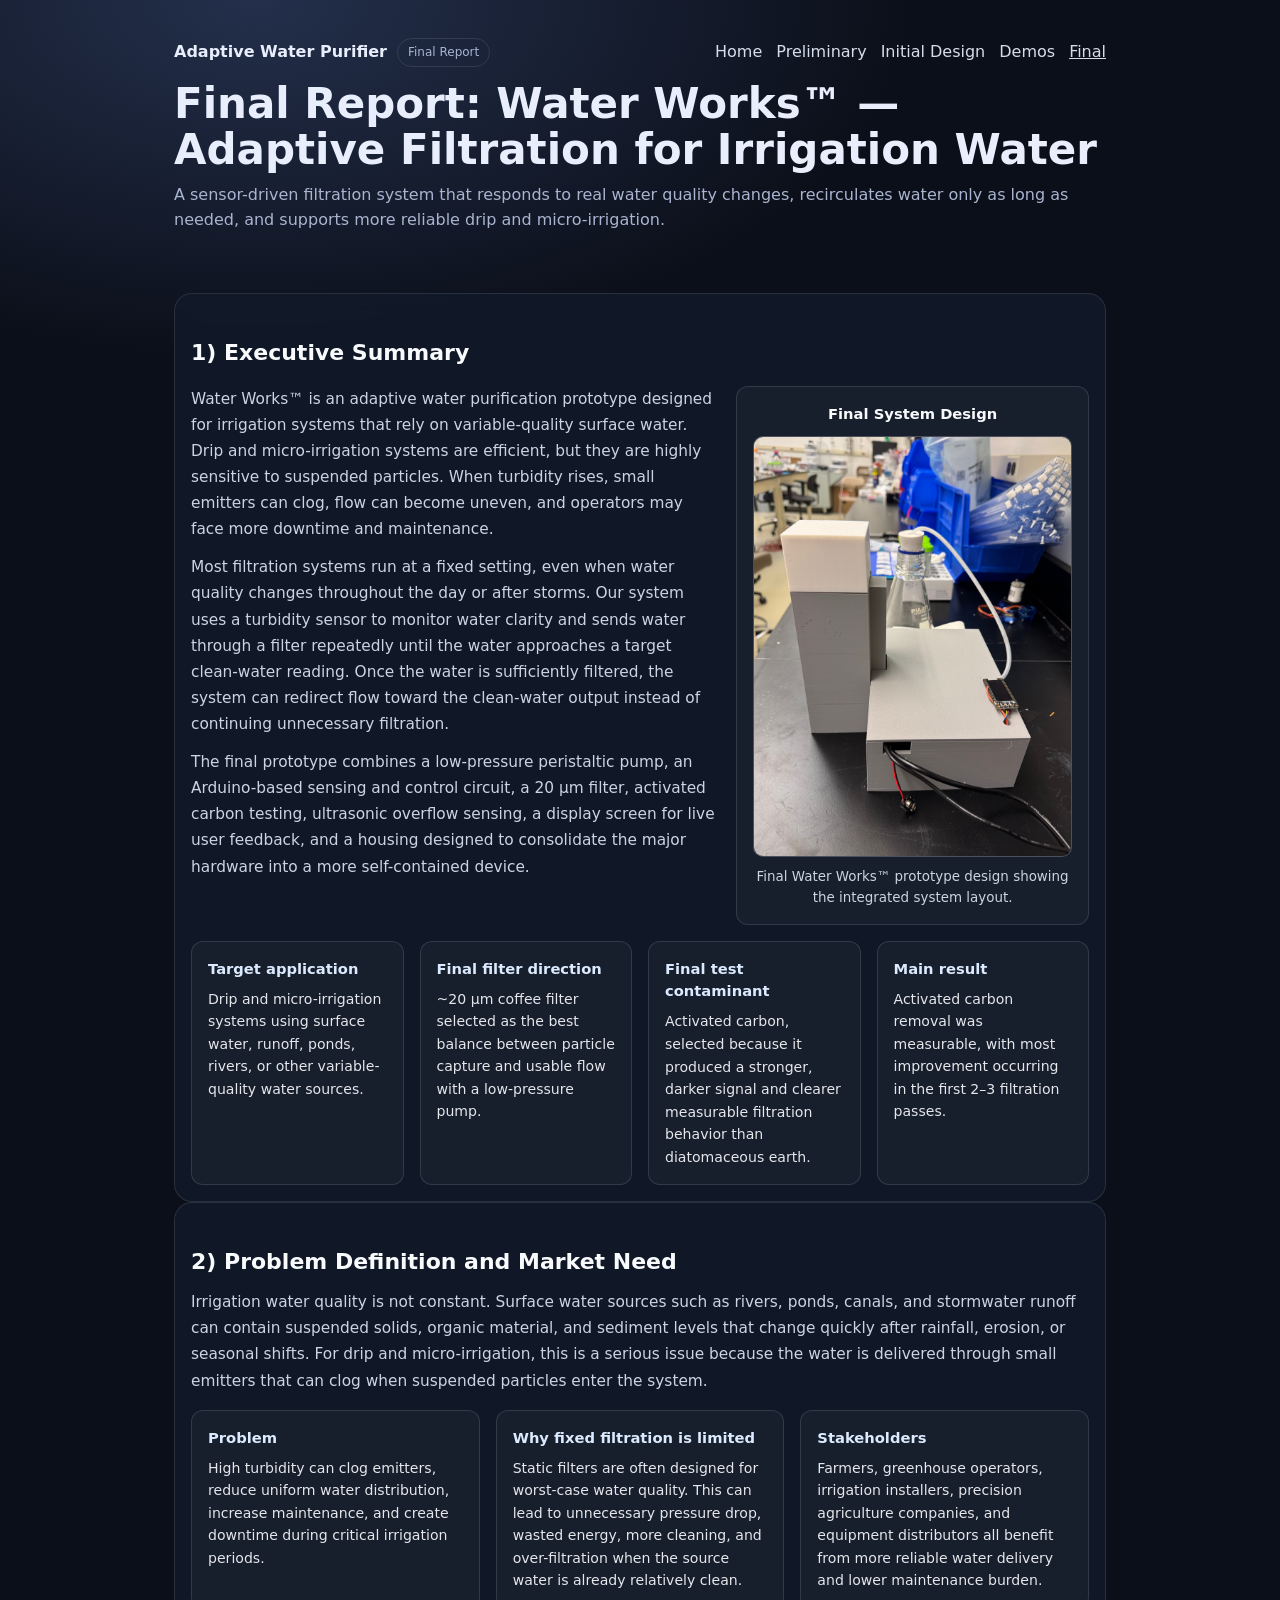
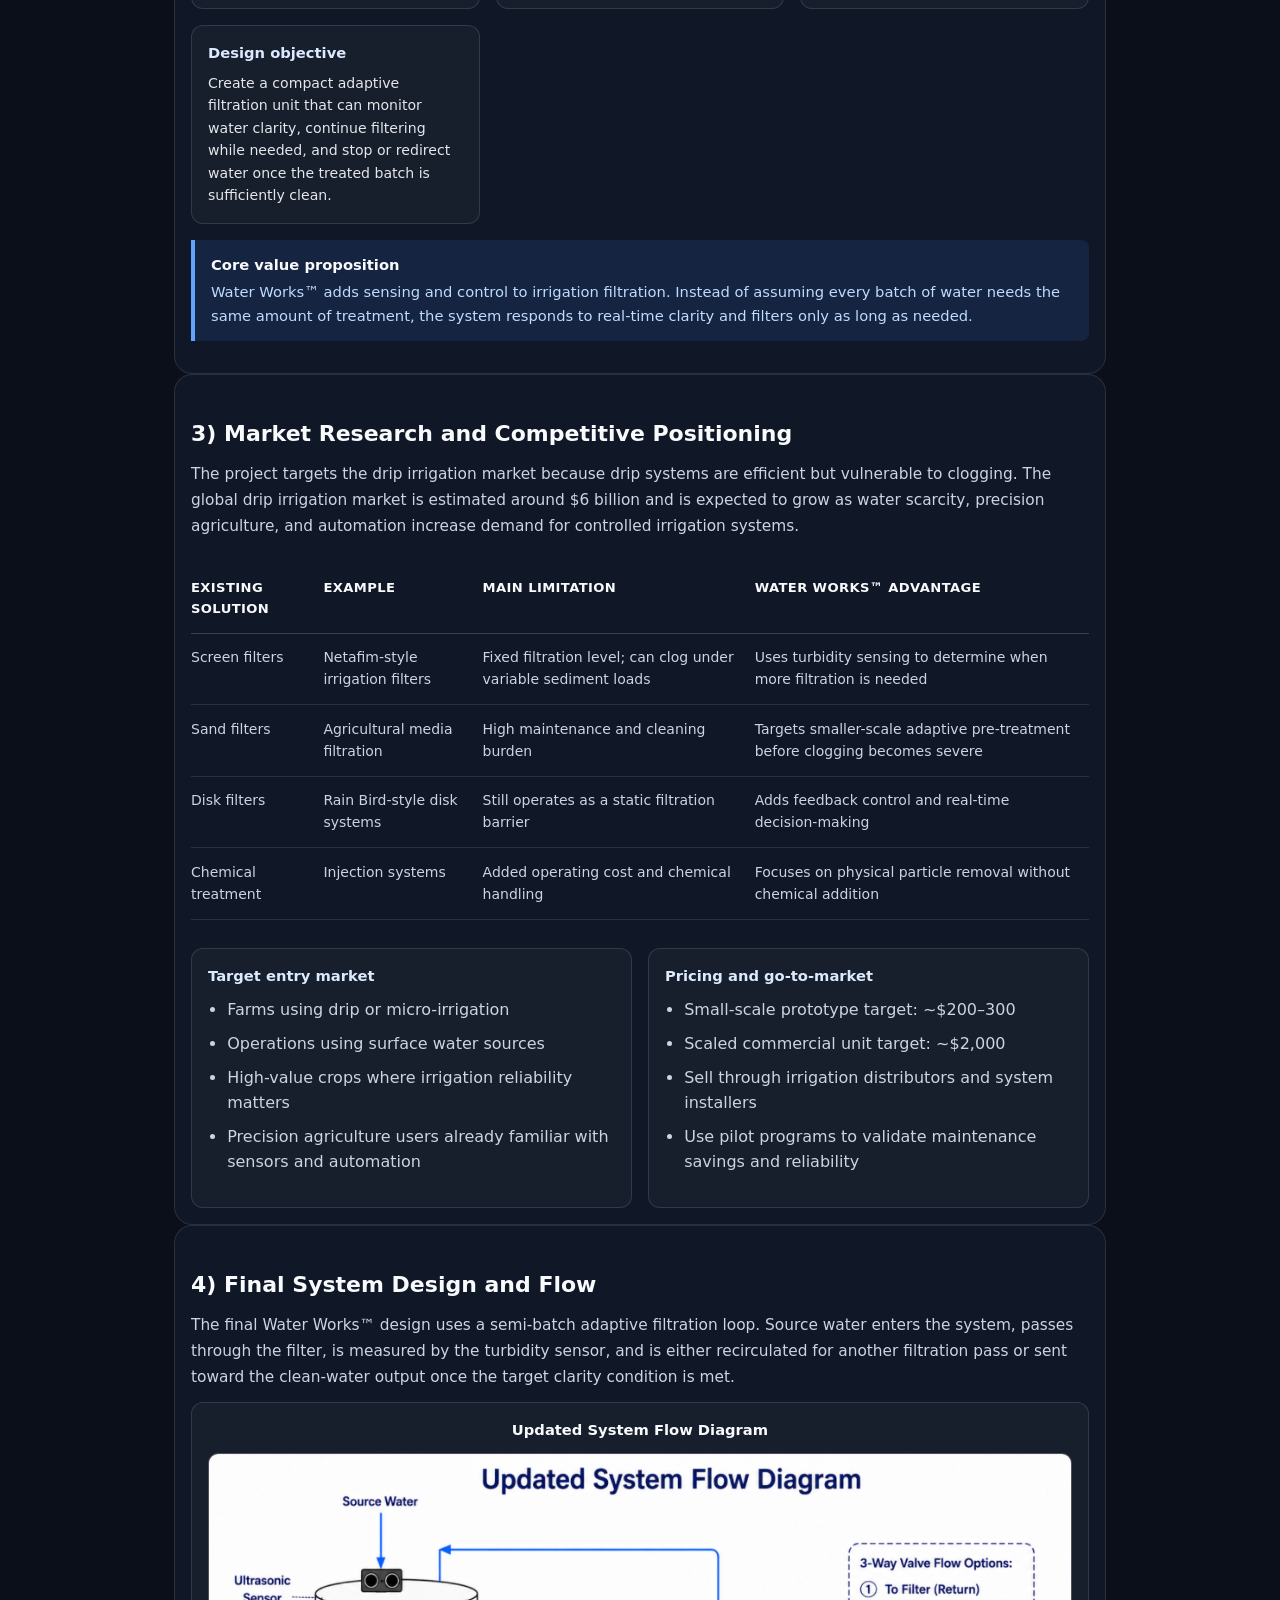
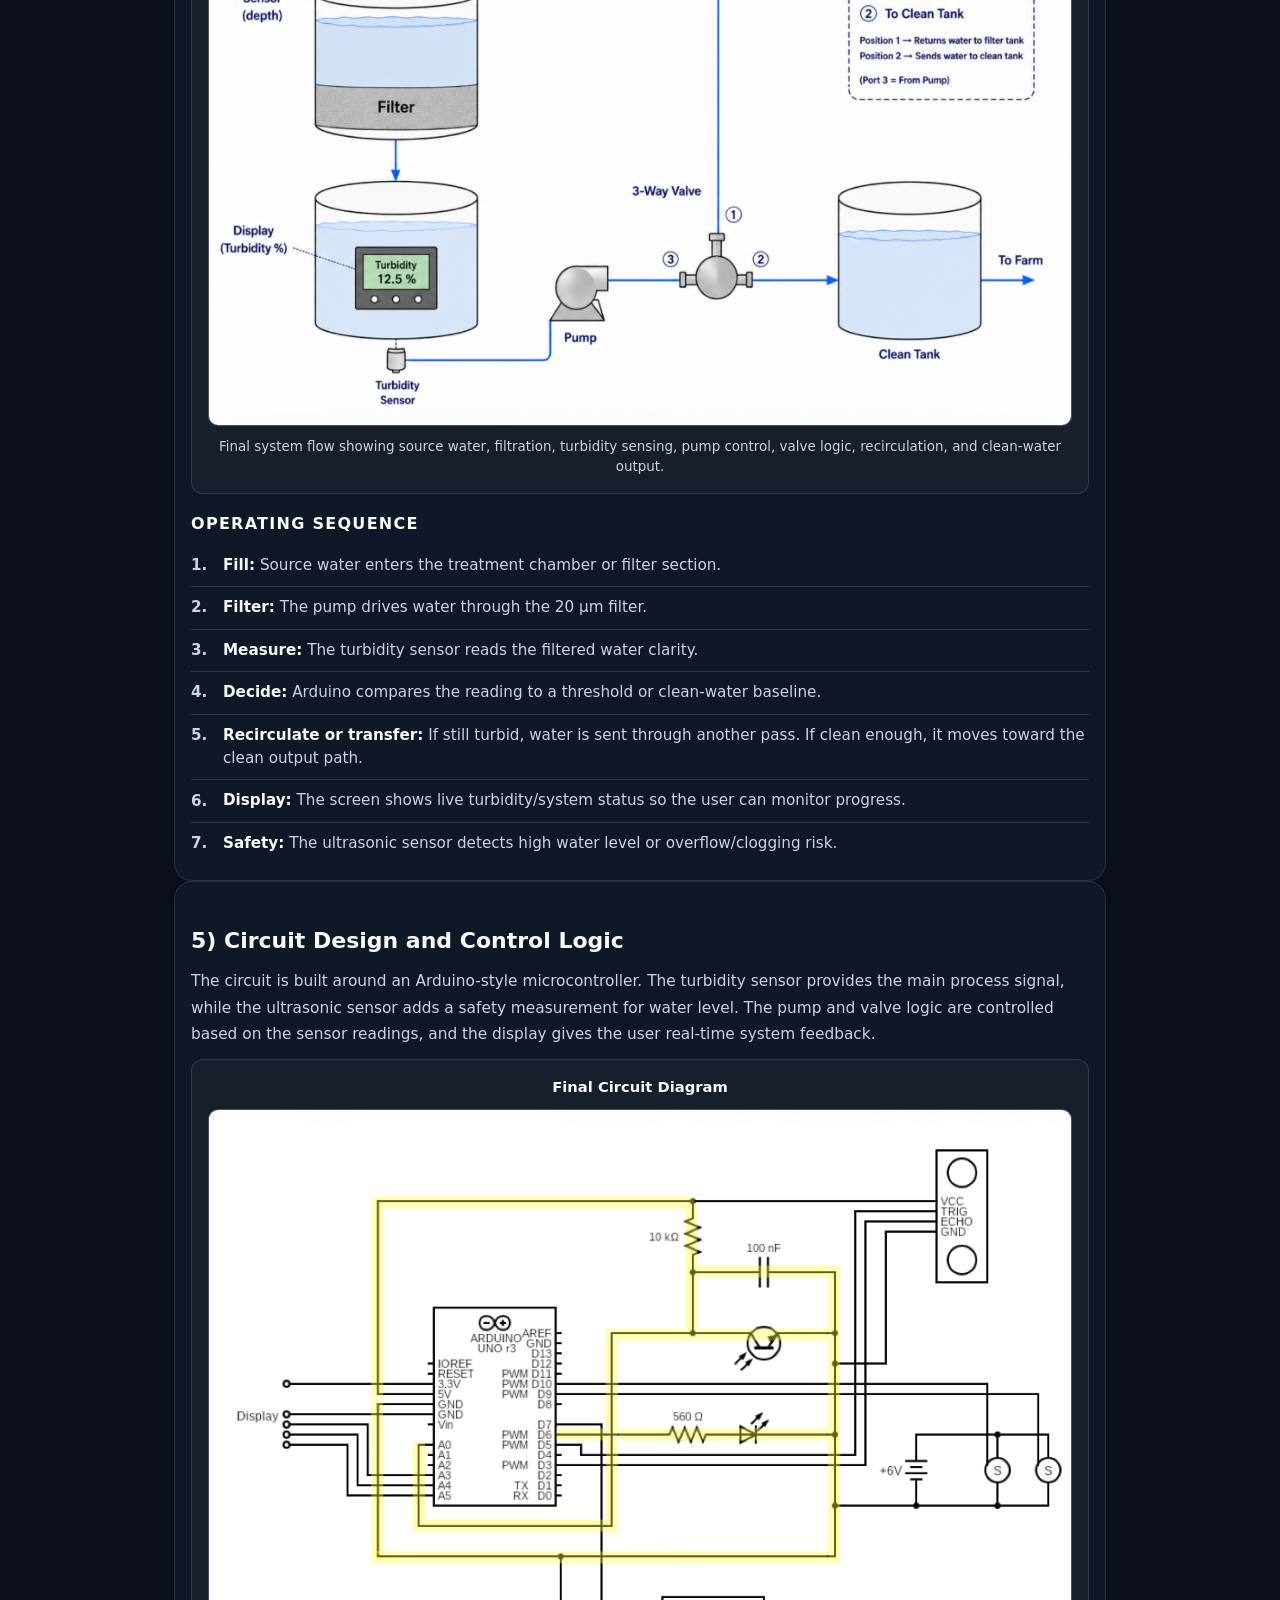
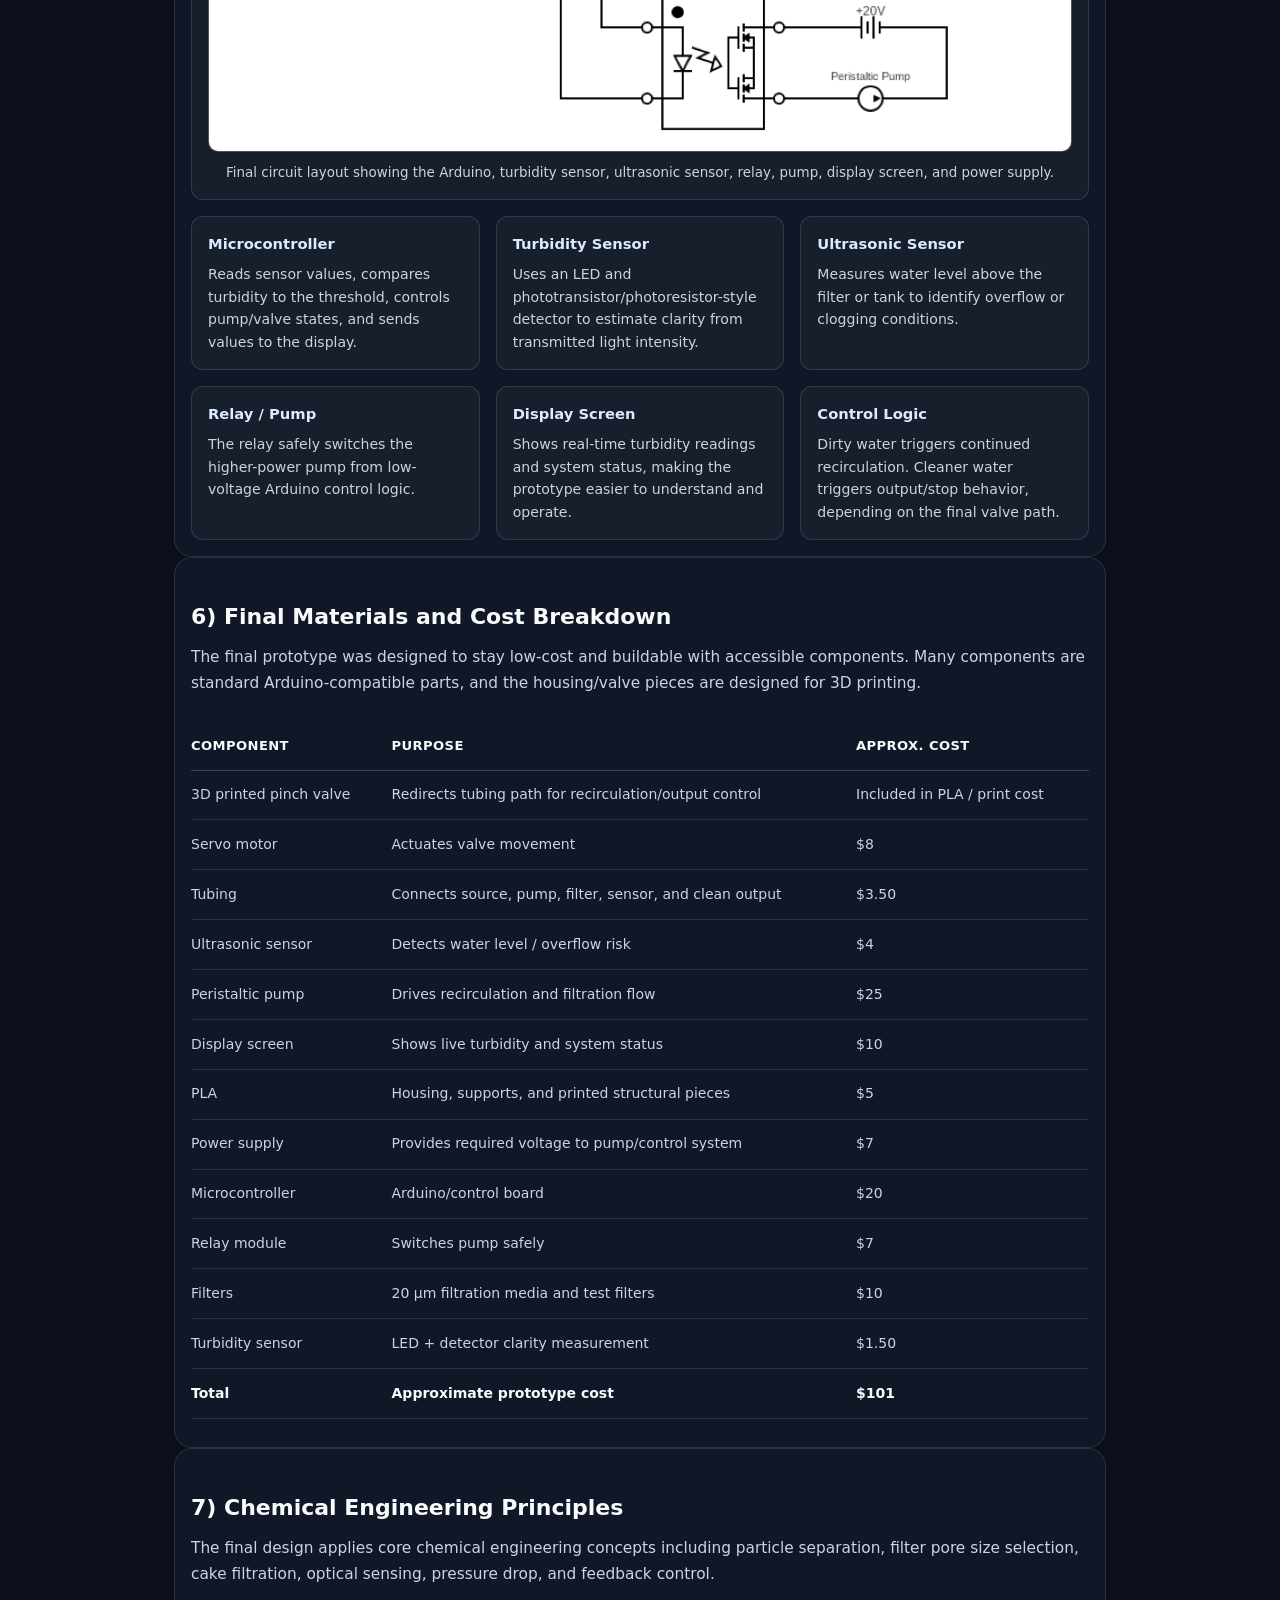
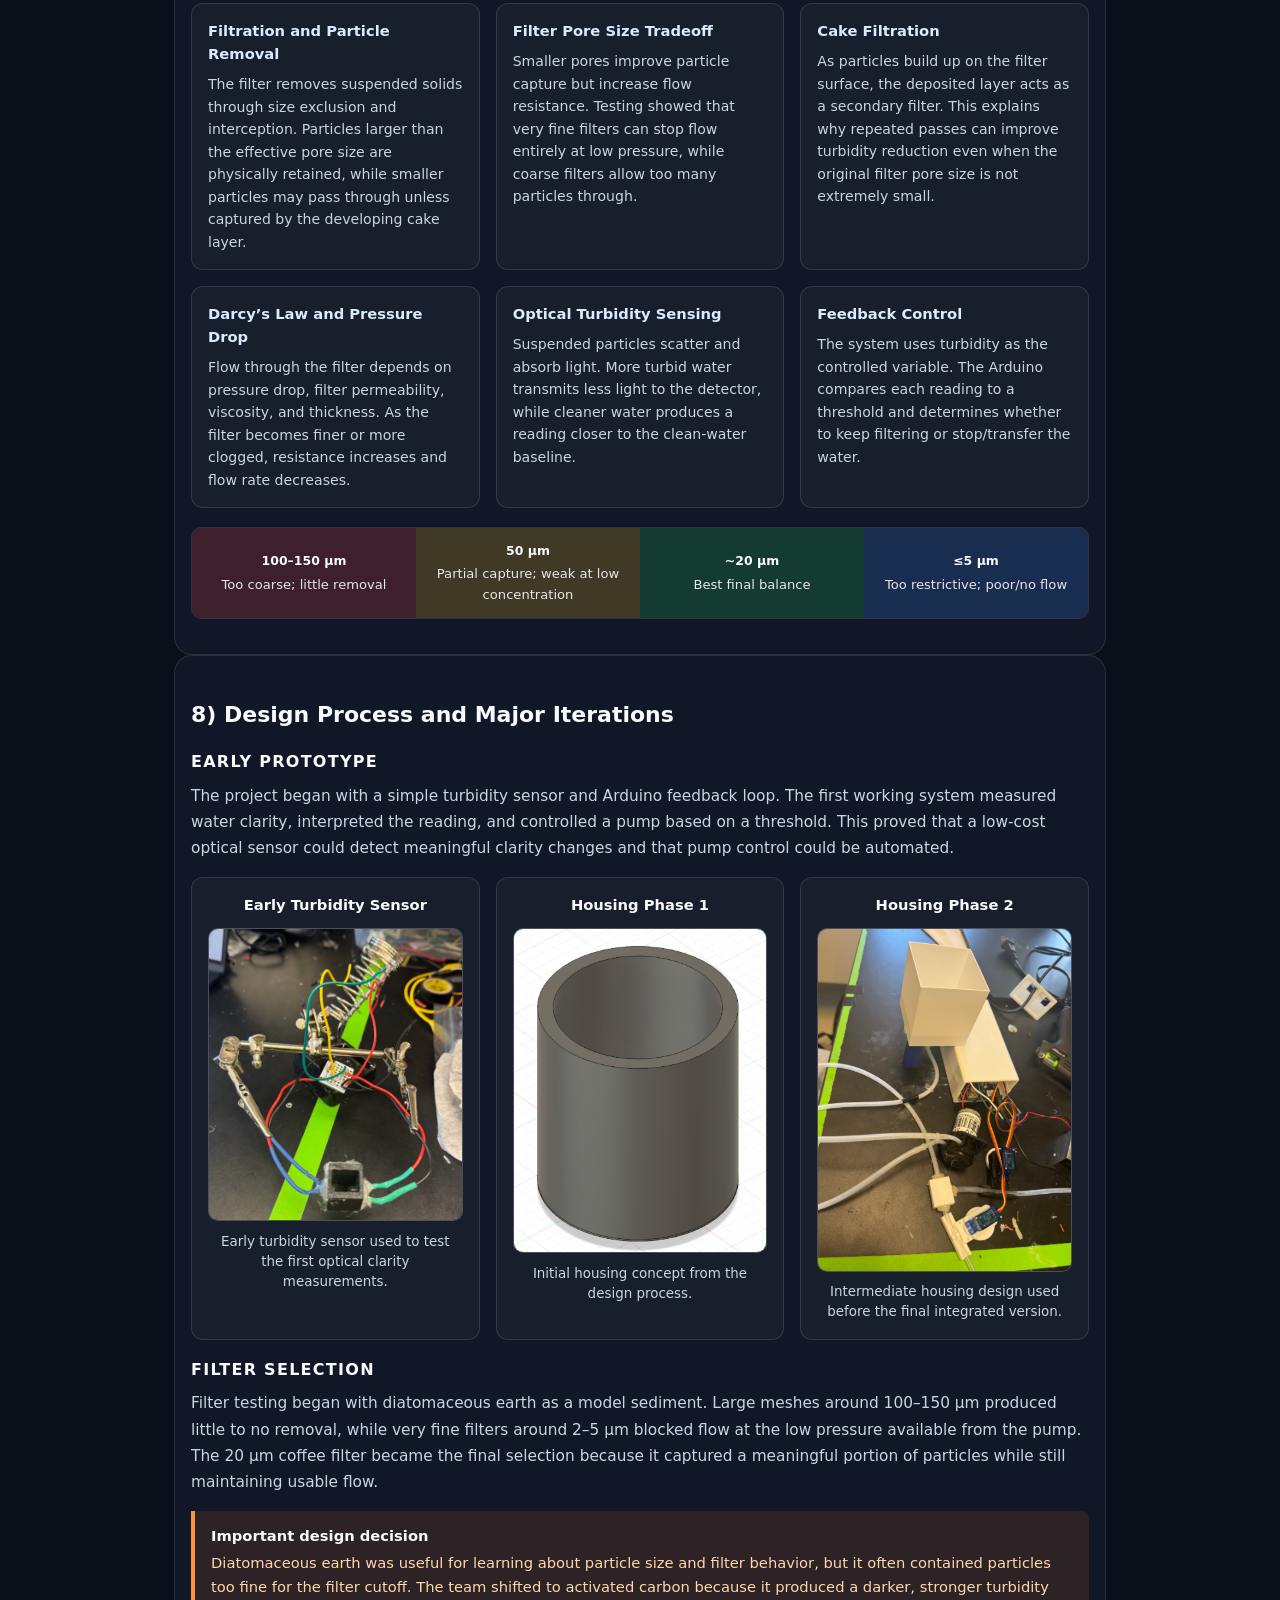
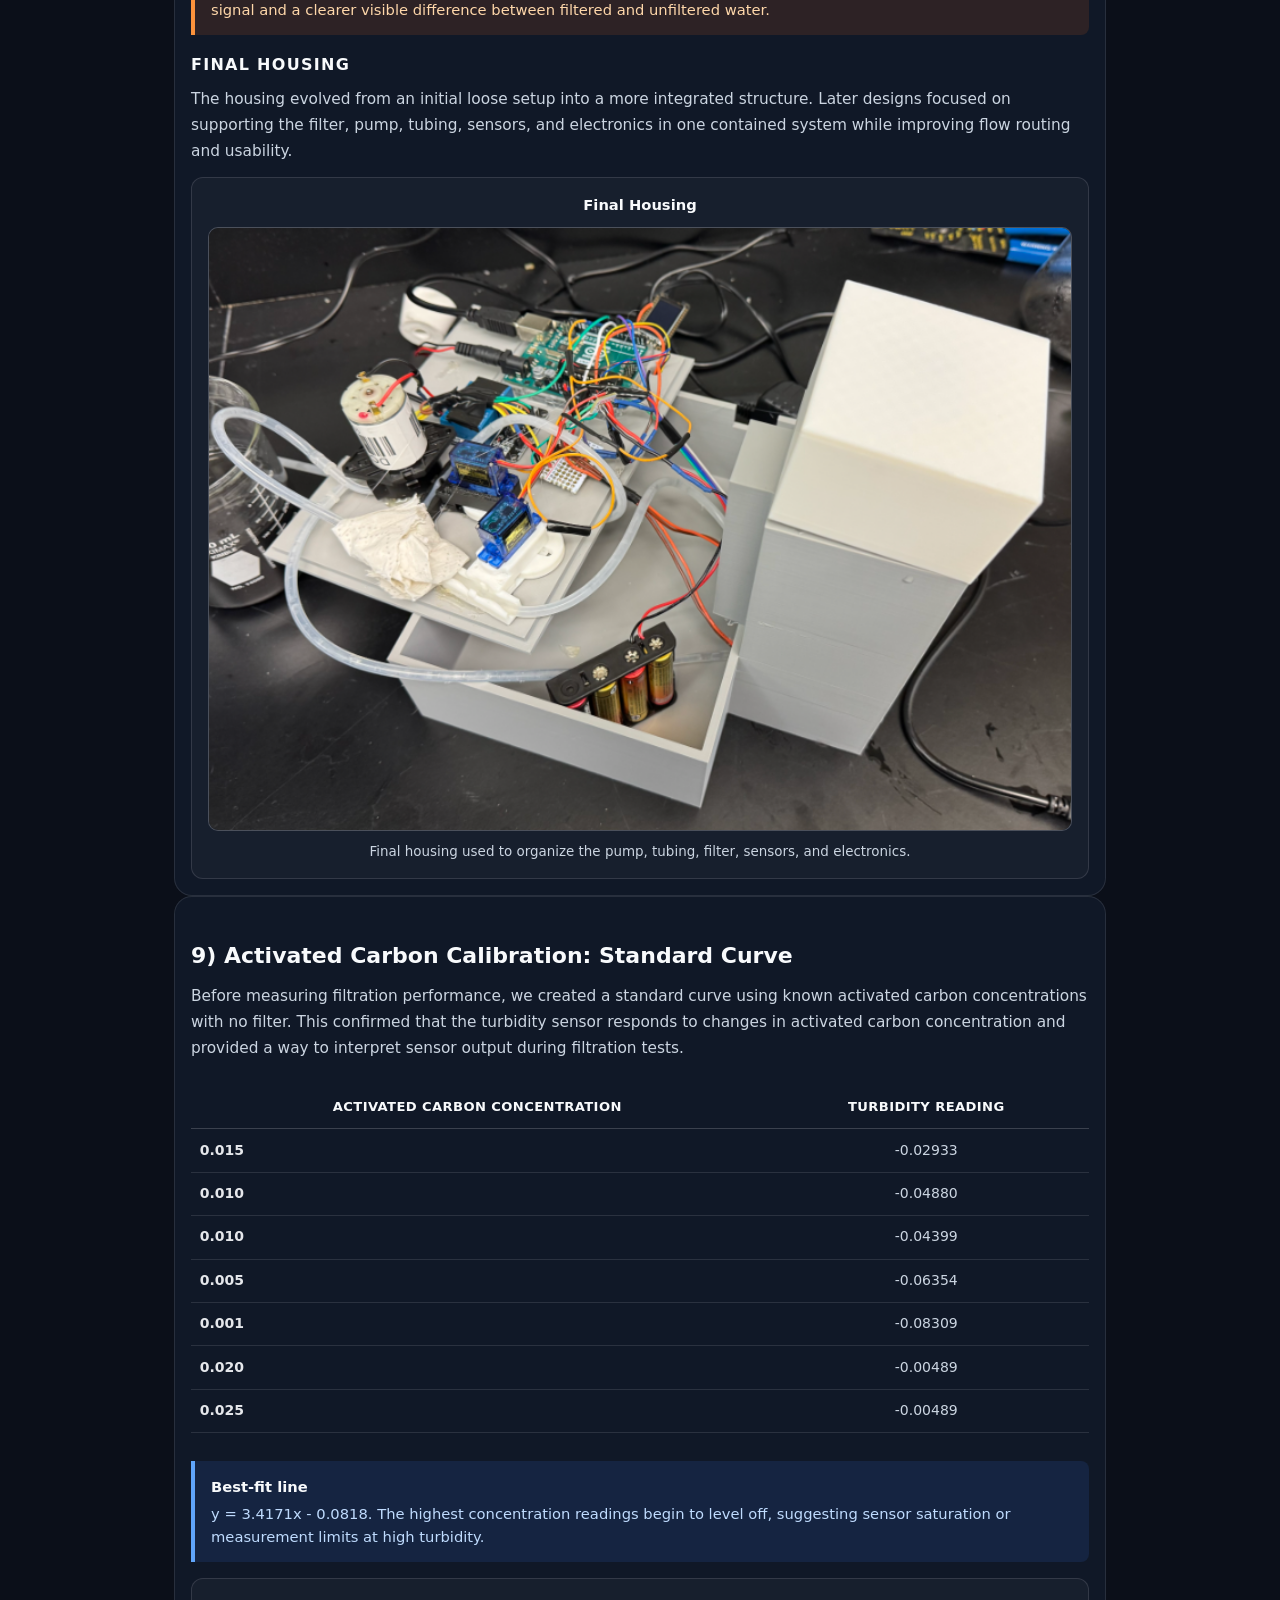
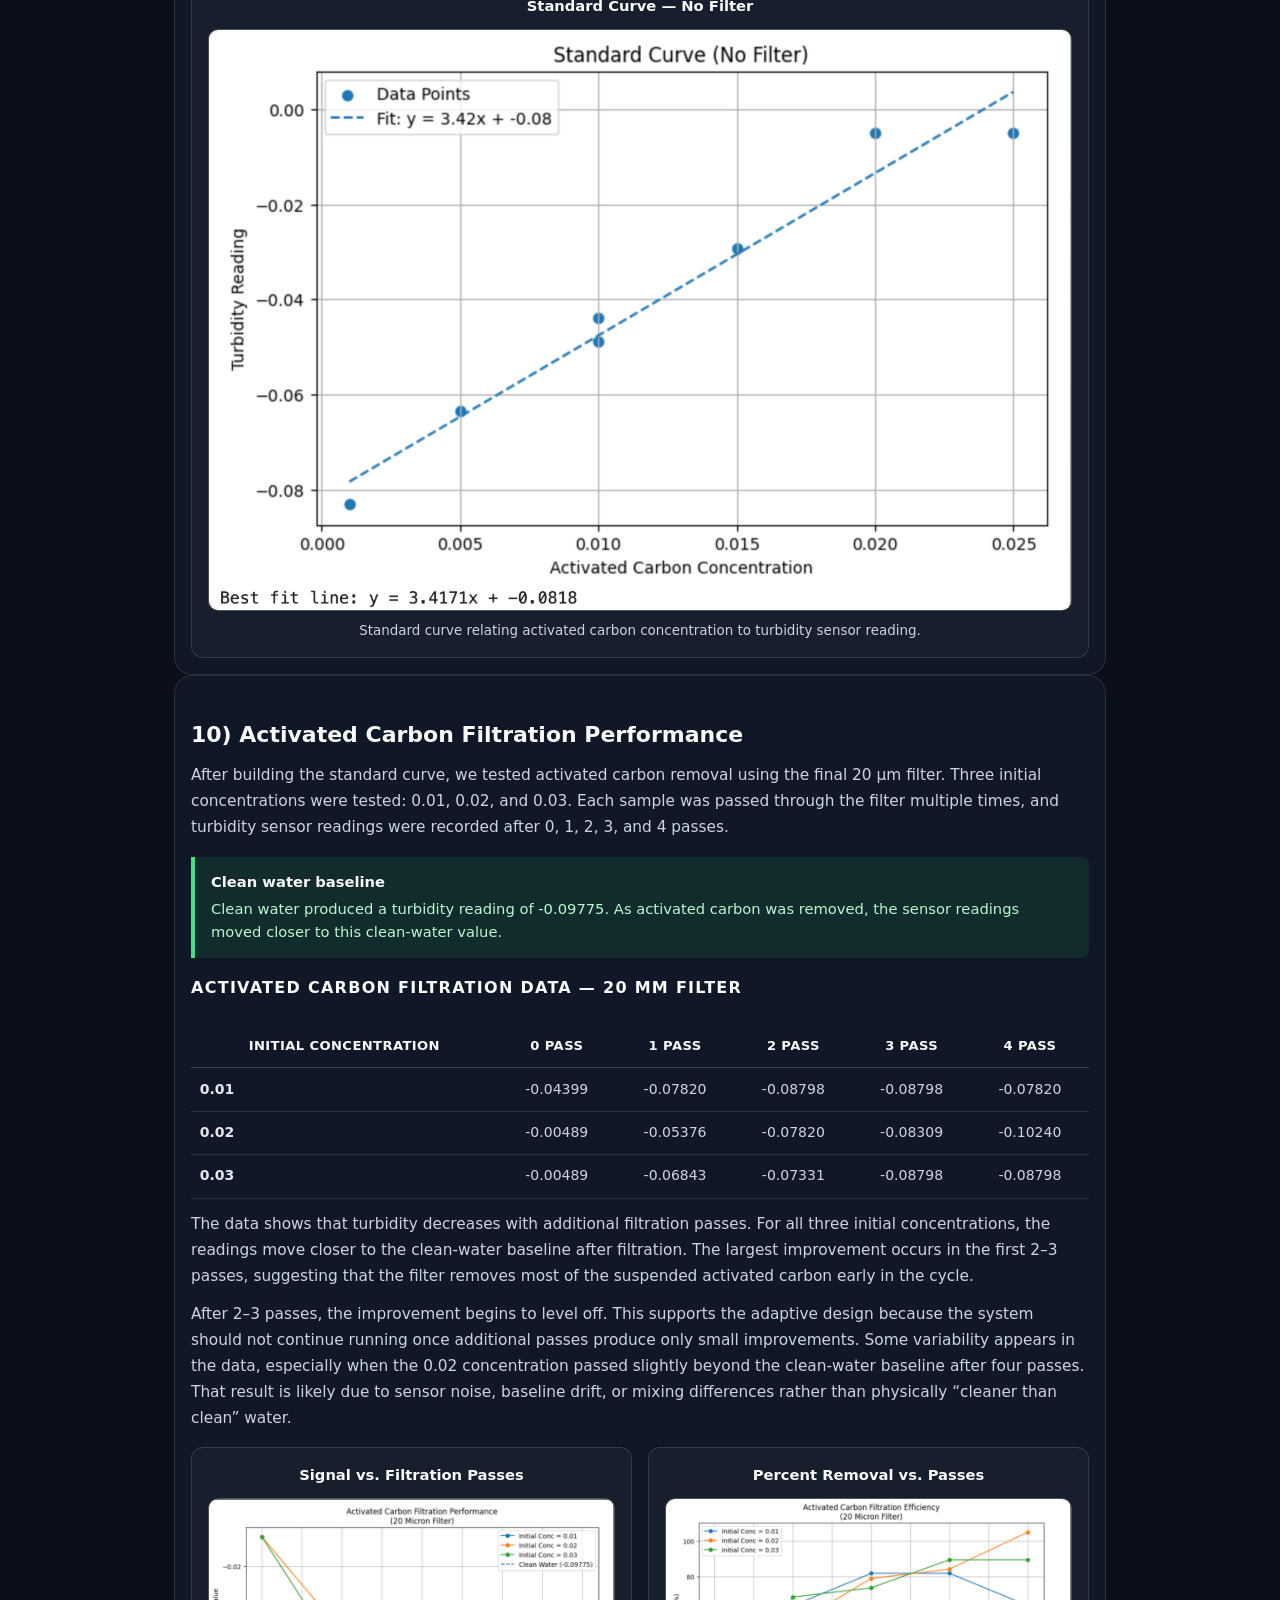
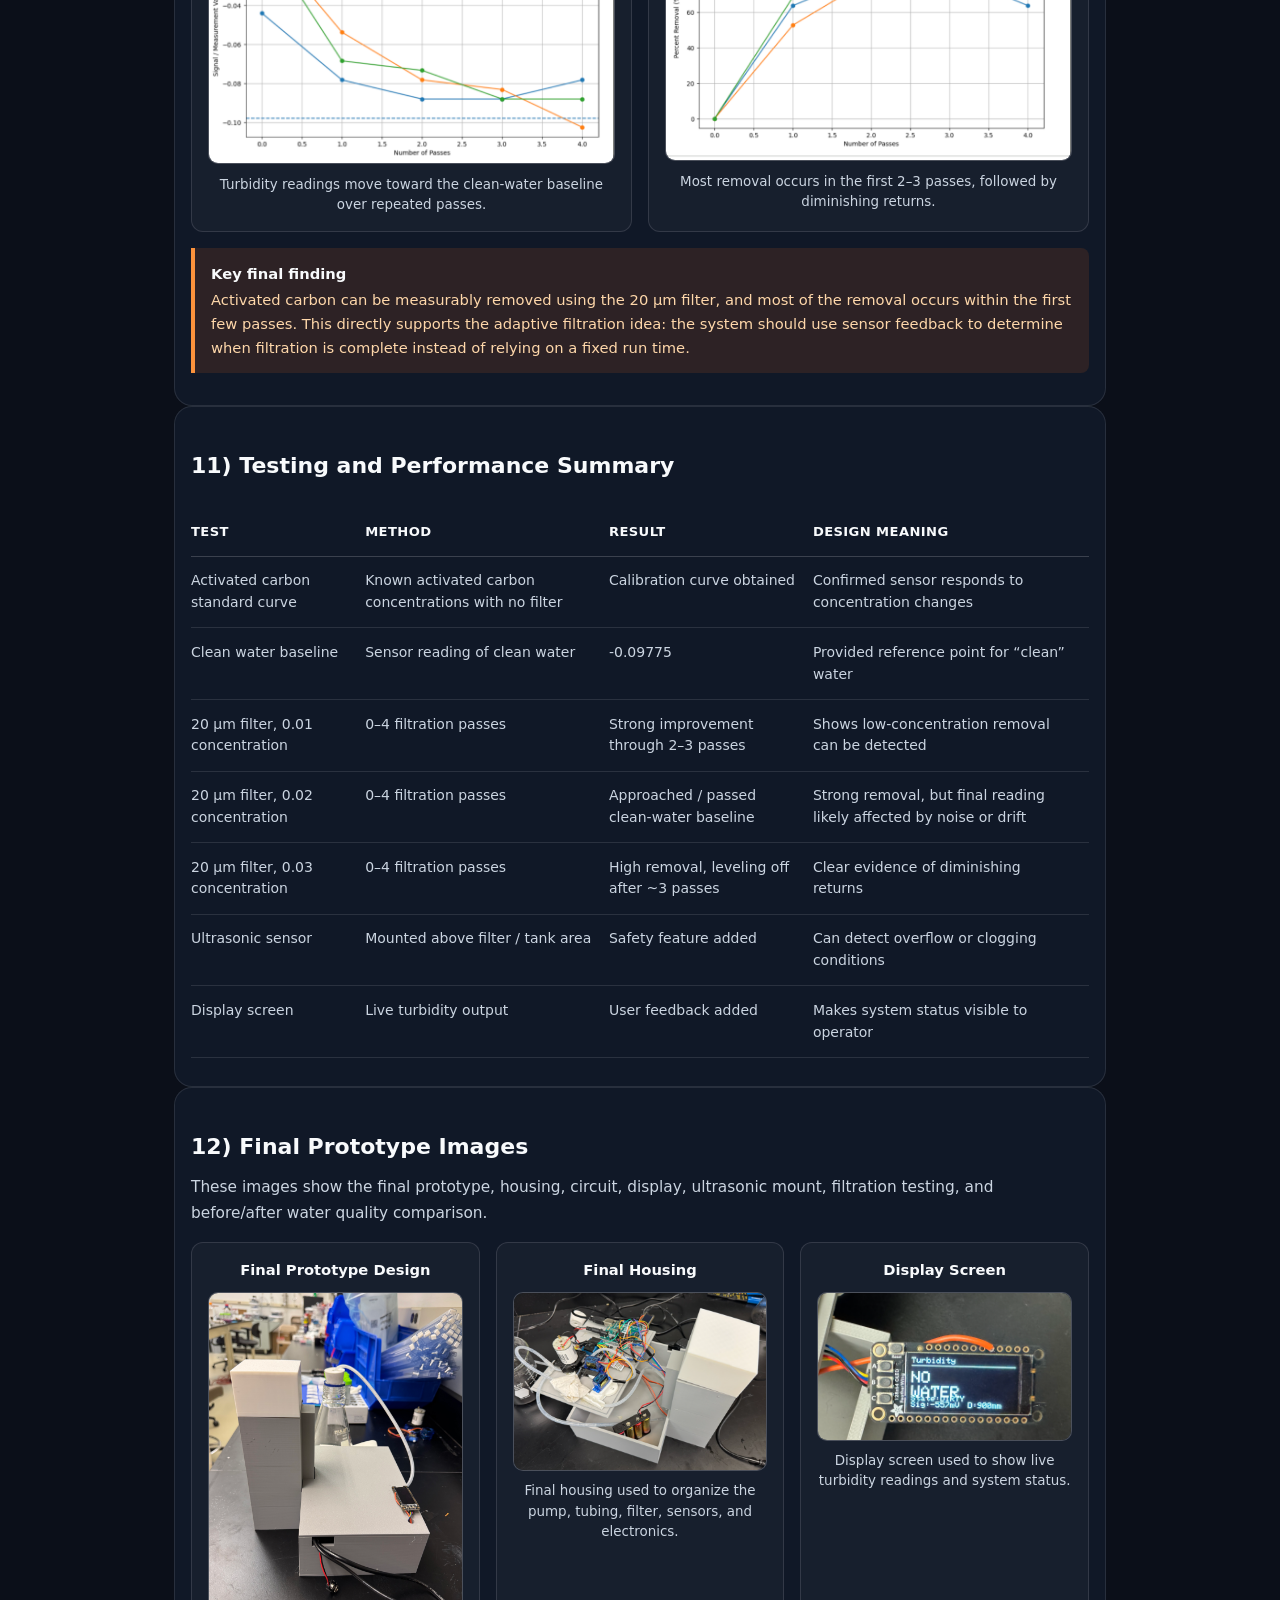
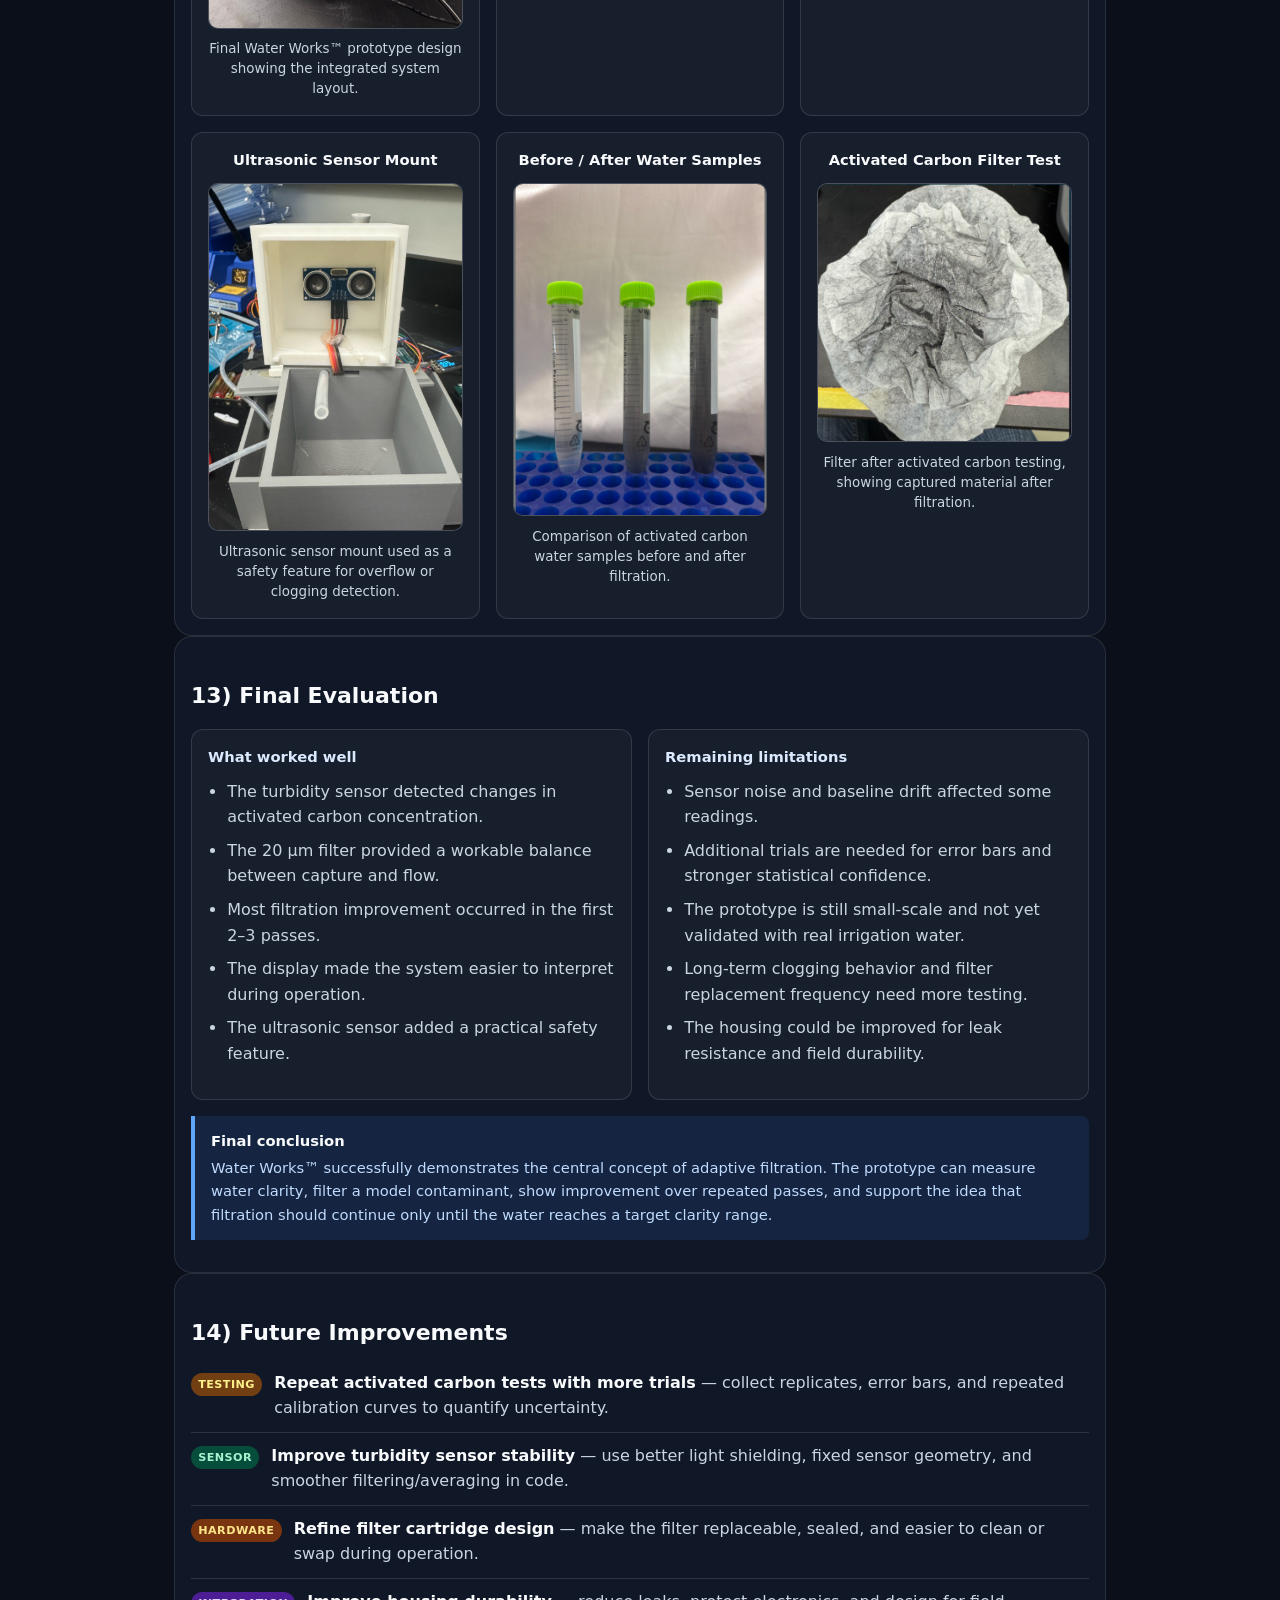
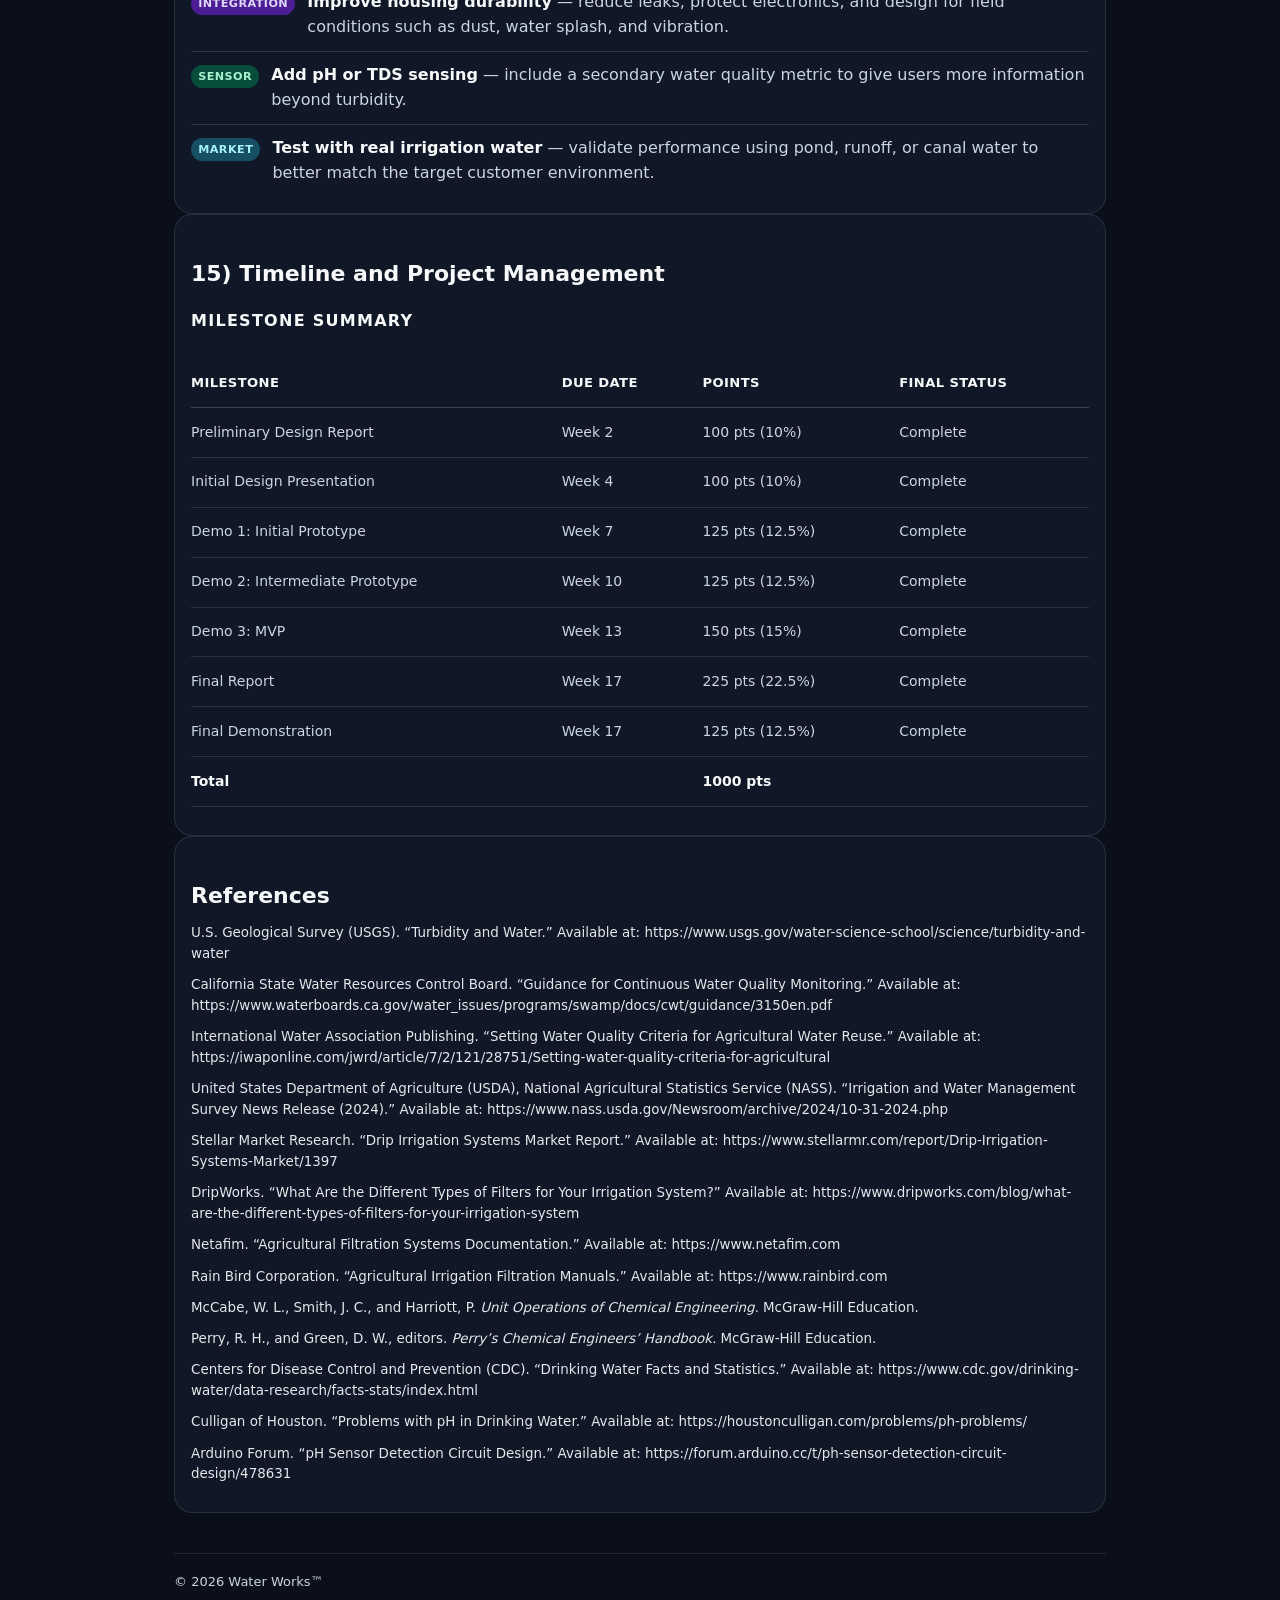
<file: docs/final.html>
<!doctype html>
<html lang="en">
<head>
  <meta charset="UTF-8" />
  <meta name="viewport" content="width=device-width, initial-scale=1.0" />
  <title>Water Works™ — Final Report</title>
  <link rel="stylesheet" href="style.css" />

  <style>
    .card, .card p, .card li, .card td, .card th, .card span, .card div { color:#e5e7eb; }
    .card h2, .card h3, .card h4, .card strong, table th { color:#f8fafc !important; }

    .subsection-note, .principle-card p, .steps .step-label, .checklist li span,
    table td, .plain-list li, .small { color:#cbd5e1 !important; }

    .hero-grid, .two-col, .media-grid, .principle-grid, .kpi-grid {
      display:grid;
      gap:1rem;
      margin-top:1rem;
    }

    .hero-grid { grid-template-columns: 1.2fr 0.8fr; }
    .two-col { grid-template-columns: repeat(auto-fit, minmax(280px, 1fr)); }
    .media-grid { grid-template-columns: repeat(auto-fit, minmax(260px, 1fr)); }
    .principle-grid { grid-template-columns: repeat(auto-fit, minmax(230px, 1fr)); }
    .kpi-grid { grid-template-columns: repeat(auto-fit, minmax(180px, 1fr)); }

    @media (max-width: 800px) {
      .hero-grid { grid-template-columns: 1fr; }
    }

    .subsection-note {
      font-size:0.96rem;
      line-height:1.7;
    }

    .small {
      font-size:0.86rem;
      line-height:1.55;
    }

    .kpi-card, .principle-card, .media-slot, .mini-card {
      background:rgba(255,255,255,0.03);
      border:1px solid rgba(255,255,255,0.12);
      border-radius:12px;
      padding:1rem;
    }

    .kpi-card h4, .principle-card h4, .mini-card h4 {
      margin:0 0 0.45rem;
      font-size:0.92rem;
      color:#dbeafe !important;
    }

    .kpi-card p, .principle-card p, .mini-card p {
      margin:0;
      font-size:0.88rem;
      line-height:1.6;
    }

    .pill-row {
      display:flex;
      flex-wrap:wrap;
      gap:0.5rem;
      margin:1rem 0;
    }

    .pill, .badge-soft {
      display:inline-block;
      border-radius:999px;
      padding:0.25rem 0.65rem;
      font-size:0.75rem;
      font-weight:700;
      letter-spacing:0.03em;
    }

    .pill.good { background:rgba(34,197,94,0.16); color:#86efac !important; border:1px solid rgba(34,197,94,0.35); }
    .pill.warn { background:rgba(251,191,36,0.16); color:#fde68a !important; border:1px solid rgba(251,191,36,0.35); }
    .pill.info { background:rgba(59,130,246,0.16); color:#bfdbfe !important; border:1px solid rgba(59,130,246,0.35); }
    .pill.bad { background:rgba(239,68,68,0.16); color:#fecaca !important; border:1px solid rgba(239,68,68,0.35); }

    .plain-list {
      padding-left:1.2rem;
      margin-top:0.6rem;
    }

    .plain-list li {
      margin-bottom:0.5rem;
      line-height:1.6;
    }

    .checklist {
      list-style:none;
      padding:0;
      margin:0;
    }

    .checklist li {
      display:flex;
      align-items:flex-start;
      gap:0.65rem;
      padding:0.55rem 0;
      border-bottom:1px solid rgba(255,255,255,0.12);
      font-size:0.95rem;
      line-height:1.55;
    }

    .checklist li:last-child { border-bottom:none; }

    .checklist .icon {
      width:1.35rem;
      flex-shrink:0;
      font-weight:700;
      color:#93c5fd;
      margin-top:0.02rem;
    }

    table {
      width:100%;
      border-collapse:collapse;
      margin-top:0.8rem;
    }

    table thead th {
      text-align:left;
      border-bottom:1px solid rgba(255,255,255,0.18);
      padding:0.85rem 1rem 0.85rem 0;
      color:#f8fafc !important;
      letter-spacing:0.03em;
      font-size:0.82rem;
      text-transform:uppercase;
    }

    table tbody td {
      border-bottom:1px solid rgba(255,255,255,0.11);
      padding:0.85rem 1rem 0.85rem 0;
      vertical-align:top;
      line-height:1.55;
    }

    .data-table-scroll {
      overflow-x:auto;
      margin-top:0.8rem;
    }

    .data-table {
      min-width:680px;
      font-size:0.88rem;
    }

    .data-table th, .data-table td {
      text-align:center;
      padding:0.65rem 0.55rem;
    }

    .data-table .row-label {
      text-align:left;
      font-weight:700;
      color:#e5e7eb !important;
      white-space:nowrap;
    }

    .avg-col { color:#93c5fd !important; font-weight:700; }
    .change-positive { color:#4ade80 !important; font-weight:700; }
    .change-neutral { color:#fbbf24 !important; font-weight:700; }
    .change-na { color:#94a3b8 !important; }

    .media-slot {
      text-align:center;
    }

    .media-slot h4 {
      margin:0 0 0.65rem;
      font-size:0.92rem;
      color:#f8fafc !important;
    }

    .media-slot img {
      width:100%;
      max-width:100%;
      height:auto;
      display:block;
      border-radius:10px;
      border:1px solid rgba(255,255,255,0.18);
      margin:0 auto 0.65rem auto;
      background:rgba(255,255,255,0.05);
    }

    .media-slot p {
      margin:0;
      font-size:0.84rem;
      line-height:1.5;
      color:#cbd5e1 !important;
    }

    .callout {
      background:rgba(249,115,22,0.12);
      border-left:4px solid #fb923c;
      border-radius:0 8px 8px 0;
      padding:0.85rem 1rem;
      margin:1rem 0;
      font-size:0.92rem;
      line-height:1.6;
      color:#fed7aa !important;
    }

    .callout-blue {
      background:rgba(59,130,246,0.12);
      border-left:4px solid #60a5fa;
      border-radius:0 8px 8px 0;
      padding:0.85rem 1rem;
      margin:1rem 0;
      font-size:0.92rem;
      line-height:1.6;
      color:#bfdbfe !important;
    }

    .callout-green {
      background:rgba(34,197,94,0.12);
      border-left:4px solid #4ade80;
      border-radius:0 8px 8px 0;
      padding:0.85rem 1rem;
      margin:1rem 0;
      font-size:0.92rem;
      line-height:1.6;
      color:#bbf7d0 !important;
    }

    .callout strong, .callout-blue strong, .callout-green strong {
      display:block;
      margin-bottom:0.2rem;
      color:#f8fafc !important;
    }

    .filter-spectrum {
      display:flex;
      align-items:stretch;
      margin:1.2rem 0;
      border-radius:10px;
      overflow:hidden;
      border:1px solid rgba(255,255,255,0.12);
      font-size:0.82rem;
    }

    .filter-spectrum .band {
      flex:1;
      padding:0.8rem 0.5rem;
      text-align:center;
      display:flex;
      flex-direction:column;
      justify-content:center;
      gap:0.25rem;
    }

    .filter-spectrum .band strong {
      display:block;
      font-size:0.78rem;
      color:#f8fafc !important;
    }

    .band-100 { background:rgba(239,68,68,0.2); }
    .band-50 { background:rgba(251,191,36,0.2); }
    .band-20 { background:rgba(34,197,94,0.2); }
    .band-2 { background:rgba(59,130,246,0.2); }

    .steps {
      list-style:none;
      padding:0;
      margin:0;
    }

    .steps li {
      display:flex;
      align-items:flex-start;
      gap:0.75rem;
      padding:0.7rem 0;
      border-bottom:1px solid rgba(255,255,255,0.12);
    }

    .steps li:last-child { border-bottom:none; }

    .tag {
      font-size:0.7rem;
      font-weight:700;
      letter-spacing:0.04em;
      text-transform:uppercase;
      padding:0.18rem 0.45rem;
      border-radius:999px;
      flex-shrink:0;
      margin-top:0.1rem;
    }

    .tag.hardware { background:#78350f; color:#fde68a; }
    .tag.software { background:#1e3a8a; color:#bfdbfe; }
    .tag.integration { background:#4c1d95; color:#ddd6fe; }
    .tag.sensor { background:#064e3b; color:#a7f3d0; }
    .tag.testing { background:#713f12; color:#fef08a; }
    .tag.market { background:#164e63; color:#a5f3fc; }

    .references p {
      font-size:0.84rem;
      line-height:1.55;
      margin:0 0 0.65rem;
      word-break:break-word;
    }

    .footer div, .footer span { color:#cbd5e1 !important; }
  </style>
</head>

<body>
  <header class="wrap">
    <nav>
      <div class="brand">
        <strong>Adaptive Water Purifier</strong>
        <span class="badge">Final Report</span>
      </div>
      <div class="navlinks">
        <a data-nav href="index.html">Home</a>
        <a data-nav href="preliminary.html">Preliminary</a>
        <a data-nav href="initial-design.html">Initial Design</a>
        <a data-nav href="demos.html">Demos</a>
        <a data-nav href="final.html">Final</a>
      </div>
    </nav>

    <h1>Final Report: Water Works™ — Adaptive Filtration for Irrigation Water</h1>
    <p>
      A sensor-driven filtration system that responds to real water quality changes, recirculates water only as long as needed, and supports more reliable drip and micro-irrigation.
    </p>
  </header>

  <main class="wrap">

    <div class="card">
      <h2>1) Executive Summary</h2>

      <div class="hero-grid">
        <div>
          <p class="subsection-note">
            Water Works™ is an adaptive water purification prototype designed for irrigation systems that rely on variable-quality surface water. Drip and micro-irrigation systems are efficient, but they are highly sensitive to suspended particles. When turbidity rises, small emitters can clog, flow can become uneven, and operators may face more downtime and maintenance.
          </p>

          <p class="subsection-note">
            Most filtration systems run at a fixed setting, even when water quality changes throughout the day or after storms. Our system uses a turbidity sensor to monitor water clarity and sends water through a filter repeatedly until the water approaches a target clean-water reading. Once the water is sufficiently filtered, the system can redirect flow toward the clean-water output instead of continuing unnecessary filtration.
          </p>

          <p class="subsection-note">
            The final prototype combines a low-pressure peristaltic pump, an Arduino-based sensing and control circuit, a 20 µm filter, activated carbon testing, ultrasonic overflow sensing, a display screen for live user feedback, and a housing designed to consolidate the major hardware into a more self-contained device.
          </p>
        </div>

        <div class="media-slot">
          <h4>Final System Design</h4>
          <img src="assets/images/finaldesign2.png" alt="Final Water Works prototype design" />
          <p>Final Water Works™ prototype design showing the integrated system layout.</p>
        </div>
      </div>

      <div class="kpi-grid">
        <div class="kpi-card">
          <h4>Target application</h4>
          <p>Drip and micro-irrigation systems using surface water, runoff, ponds, rivers, or other variable-quality water sources.</p>
        </div>
        <div class="kpi-card">
          <h4>Final filter direction</h4>
          <p>~20 µm coffee filter selected as the best balance between particle capture and usable flow with a low-pressure pump.</p>
        </div>
        <div class="kpi-card">
          <h4>Final test contaminant</h4>
          <p>Activated carbon, selected because it produced a stronger, darker signal and clearer measurable filtration behavior than diatomaceous earth.</p>
        </div>
        <div class="kpi-card">
          <h4>Main result</h4>
          <p>Activated carbon removal was measurable, with most improvement occurring in the first 2–3 filtration passes.</p>
        </div>
      </div>
    </div>

    <div class="card">
      <h2>2) Problem Definition and Market Need</h2>

      <p class="subsection-note">
        Irrigation water quality is not constant. Surface water sources such as rivers, ponds, canals, and stormwater runoff can contain suspended solids, organic material, and sediment levels that change quickly after rainfall, erosion, or seasonal shifts. For drip and micro-irrigation, this is a serious issue because the water is delivered through small emitters that can clog when suspended particles enter the system.
      </p>

      <div class="two-col">
        <div class="mini-card">
          <h4>Problem</h4>
          <p>
            High turbidity can clog emitters, reduce uniform water distribution, increase maintenance, and create downtime during critical irrigation periods.
          </p>
        </div>

        <div class="mini-card">
          <h4>Why fixed filtration is limited</h4>
          <p>
            Static filters are often designed for worst-case water quality. This can lead to unnecessary pressure drop, wasted energy, more cleaning, and over-filtration when the source water is already relatively clean.
          </p>
        </div>

        <div class="mini-card">
          <h4>Stakeholders</h4>
          <p>
            Farmers, greenhouse operators, irrigation installers, precision agriculture companies, and equipment distributors all benefit from more reliable water delivery and lower maintenance burden.
          </p>
        </div>

        <div class="mini-card">
          <h4>Design objective</h4>
          <p>
            Create a compact adaptive filtration unit that can monitor water clarity, continue filtering while needed, and stop or redirect water once the treated batch is sufficiently clean.
          </p>
        </div>
      </div>

      <div class="callout-blue">
        <strong>Core value proposition</strong>
        Water Works™ adds sensing and control to irrigation filtration. Instead of assuming every batch of water needs the same amount of treatment, the system responds to real-time clarity and filters only as long as needed.
      </div>
    </div>

    <div class="card">
      <h2>3) Market Research and Competitive Positioning</h2>

      <p class="subsection-note">
        The project targets the drip irrigation market because drip systems are efficient but vulnerable to clogging. The global drip irrigation market is estimated around $6 billion and is expected to grow as water scarcity, precision agriculture, and automation increase demand for controlled irrigation systems.
      </p>

      <div class="data-table-scroll">
        <table>
          <thead>
            <tr>
              <th>Existing Solution</th>
              <th>Example</th>
              <th>Main Limitation</th>
              <th>Water Works™ Advantage</th>
            </tr>
          </thead>
          <tbody>
            <tr>
              <td>Screen filters</td>
              <td>Netafim-style irrigation filters</td>
              <td>Fixed filtration level; can clog under variable sediment loads</td>
              <td>Uses turbidity sensing to determine when more filtration is needed</td>
            </tr>
            <tr>
              <td>Sand filters</td>
              <td>Agricultural media filtration</td>
              <td>High maintenance and cleaning burden</td>
              <td>Targets smaller-scale adaptive pre-treatment before clogging becomes severe</td>
            </tr>
            <tr>
              <td>Disk filters</td>
              <td>Rain Bird-style disk systems</td>
              <td>Still operates as a static filtration barrier</td>
              <td>Adds feedback control and real-time decision-making</td>
            </tr>
            <tr>
              <td>Chemical treatment</td>
              <td>Injection systems</td>
              <td>Added operating cost and chemical handling</td>
              <td>Focuses on physical particle removal without chemical addition</td>
            </tr>
          </tbody>
        </table>
      </div>

      <div class="two-col">
        <div class="mini-card">
          <h4>Target entry market</h4>
          <ul class="plain-list">
            <li>Farms using drip or micro-irrigation</li>
            <li>Operations using surface water sources</li>
            <li>High-value crops where irrigation reliability matters</li>
            <li>Precision agriculture users already familiar with sensors and automation</li>
          </ul>
        </div>

        <div class="mini-card">
          <h4>Pricing and go-to-market</h4>
          <ul class="plain-list">
            <li>Small-scale prototype target: ~$200–300</li>
            <li>Scaled commercial unit target: ~$2,000</li>
            <li>Sell through irrigation distributors and system installers</li>
            <li>Use pilot programs to validate maintenance savings and reliability</li>
          </ul>
        </div>
      </div>
    </div>

    <div class="card">
      <h2>4) Final System Design and Flow</h2>

      <p class="subsection-note">
        The final Water Works™ design uses a semi-batch adaptive filtration loop. Source water enters the system, passes through the filter, is measured by the turbidity sensor, and is either recirculated for another filtration pass or sent toward the clean-water output once the target clarity condition is met.
      </p>

      <div class="media-slot">
        <h4>Updated System Flow Diagram</h4>
        <img src="assets/images/updatedsystemflow.png" alt="Updated Water Works system flow diagram" />
        <p>
          Final system flow showing source water, filtration, turbidity sensing, pump control, valve logic, recirculation, and clean-water output.
        </p>
      </div>

      <h3>Operating Sequence</h3>
      <ul class="checklist">
        <li><span class="icon">1.</span><span><strong>Fill:</strong> Source water enters the treatment chamber or filter section.</span></li>
        <li><span class="icon">2.</span><span><strong>Filter:</strong> The pump drives water through the 20 µm filter.</span></li>
        <li><span class="icon">3.</span><span><strong>Measure:</strong> The turbidity sensor reads the filtered water clarity.</span></li>
        <li><span class="icon">4.</span><span><strong>Decide:</strong> Arduino compares the reading to a threshold or clean-water baseline.</span></li>
        <li><span class="icon">5.</span><span><strong>Recirculate or transfer:</strong> If still turbid, water is sent through another pass. If clean enough, it moves toward the clean output path.</span></li>
        <li><span class="icon">6.</span><span><strong>Display:</strong> The screen shows live turbidity/system status so the user can monitor progress.</span></li>
        <li><span class="icon">7.</span><span><strong>Safety:</strong> The ultrasonic sensor detects high water level or overflow/clogging risk.</span></li>
      </ul>
    </div>

    <div class="card">
      <h2>5) Circuit Design and Control Logic</h2>

      <p class="subsection-note">
        The circuit is built around an Arduino-style microcontroller. The turbidity sensor provides the main process signal, while the ultrasonic sensor adds a safety measurement for water level. The pump and valve logic are controlled based on the sensor readings, and the display gives the user real-time system feedback.
      </p>

      <div class="media-slot">
        <h4>Final Circuit Diagram</h4>
        <img src="assets/images/final circuit.png" alt="Final Water Works circuit diagram" />
        <p>
          Final circuit layout showing the Arduino, turbidity sensor, ultrasonic sensor, relay, pump, display screen, and power supply.
        </p>
      </div>

      <div class="principle-grid">
        <div class="principle-card">
          <h4>Microcontroller</h4>
          <p>Reads sensor values, compares turbidity to the threshold, controls pump/valve states, and sends values to the display.</p>
        </div>

        <div class="principle-card">
          <h4>Turbidity Sensor</h4>
          <p>Uses an LED and phototransistor/photoresistor-style detector to estimate clarity from transmitted light intensity.</p>
        </div>

        <div class="principle-card">
          <h4>Ultrasonic Sensor</h4>
          <p>Measures water level above the filter or tank to identify overflow or clogging conditions.</p>
        </div>

        <div class="principle-card">
          <h4>Relay / Pump</h4>
          <p>The relay safely switches the higher-power pump from low-voltage Arduino control logic.</p>
        </div>

        <div class="principle-card">
          <h4>Display Screen</h4>
          <p>Shows real-time turbidity readings and system status, making the prototype easier to understand and operate.</p>
        </div>

        <div class="principle-card">
          <h4>Control Logic</h4>
          <p>Dirty water triggers continued recirculation. Cleaner water triggers output/stop behavior, depending on the final valve path.</p>
        </div>
      </div>
    </div>

    <div class="card">
      <h2>6) Final Materials and Cost Breakdown</h2>

      <p class="subsection-note">
        The final prototype was designed to stay low-cost and buildable with accessible components. Many components are standard Arduino-compatible parts, and the housing/valve pieces are designed for 3D printing.
      </p>

      <div class="data-table-scroll">
        <table>
          <thead>
            <tr>
              <th>Component</th>
              <th>Purpose</th>
              <th>Approx. Cost</th>
            </tr>
          </thead>
          <tbody>
            <tr><td>3D printed pinch valve</td><td>Redirects tubing path for recirculation/output control</td><td>Included in PLA / print cost</td></tr>
            <tr><td>Servo motor</td><td>Actuates valve movement</td><td>$8</td></tr>
            <tr><td>Tubing</td><td>Connects source, pump, filter, sensor, and clean output</td><td>$3.50</td></tr>
            <tr><td>Ultrasonic sensor</td><td>Detects water level / overflow risk</td><td>$4</td></tr>
            <tr><td>Peristaltic pump</td><td>Drives recirculation and filtration flow</td><td>$25</td></tr>
            <tr><td>Display screen</td><td>Shows live turbidity and system status</td><td>$10</td></tr>
            <tr><td>PLA</td><td>Housing, supports, and printed structural pieces</td><td>$5</td></tr>
            <tr><td>Power supply</td><td>Provides required voltage to pump/control system</td><td>$7</td></tr>
            <tr><td>Microcontroller</td><td>Arduino/control board</td><td>$20</td></tr>
            <tr><td>Relay module</td><td>Switches pump safely</td><td>$7</td></tr>
            <tr><td>Filters</td><td>20 µm filtration media and test filters</td><td>$10</td></tr>
            <tr><td>Turbidity sensor</td><td>LED + detector clarity measurement</td><td>$1.50</td></tr>
            <tr><td><strong>Total</strong></td><td><strong>Approximate prototype cost</strong></td><td><strong>$101</strong></td></tr>
          </tbody>
        </table>
      </div>
    </div>

    <div class="card">
      <h2>7) Chemical Engineering Principles</h2>

      <p class="subsection-note">
        The final design applies core chemical engineering concepts including particle separation, filter pore size selection, cake filtration, optical sensing, pressure drop, and feedback control.
      </p>

      <div class="principle-grid">
        <div class="principle-card">
          <h4>Filtration and Particle Removal</h4>
          <p>
            The filter removes suspended solids through size exclusion and interception. Particles larger than the effective pore size are physically retained, while smaller particles may pass through unless captured by the developing cake layer.
          </p>
        </div>

        <div class="principle-card">
          <h4>Filter Pore Size Tradeoff</h4>
          <p>
            Smaller pores improve particle capture but increase flow resistance. Testing showed that very fine filters can stop flow entirely at low pressure, while coarse filters allow too many particles through.
          </p>
        </div>

        <div class="principle-card">
          <h4>Cake Filtration</h4>
          <p>
            As particles build up on the filter surface, the deposited layer acts as a secondary filter. This explains why repeated passes can improve turbidity reduction even when the original filter pore size is not extremely small.
          </p>
        </div>

        <div class="principle-card">
          <h4>Darcy’s Law and Pressure Drop</h4>
          <p>
            Flow through the filter depends on pressure drop, filter permeability, viscosity, and thickness. As the filter becomes finer or more clogged, resistance increases and flow rate decreases.
          </p>
        </div>

        <div class="principle-card">
          <h4>Optical Turbidity Sensing</h4>
          <p>
            Suspended particles scatter and absorb light. More turbid water transmits less light to the detector, while cleaner water produces a reading closer to the clean-water baseline.
          </p>
        </div>

        <div class="principle-card">
          <h4>Feedback Control</h4>
          <p>
            The system uses turbidity as the controlled variable. The Arduino compares each reading to a threshold and determines whether to keep filtering or stop/transfer the water.
          </p>
        </div>
      </div>

      <div class="filter-spectrum">
        <div class="band band-100">
          <strong>100–150 µm</strong>
          <span>Too coarse; little removal</span>
        </div>
        <div class="band band-50">
          <strong>50 µm</strong>
          <span>Partial capture; weak at low concentration</span>
        </div>
        <div class="band band-20">
          <strong>~20 µm</strong>
          <span>Best final balance</span>
        </div>
        <div class="band band-2">
          <strong>≤5 µm</strong>
          <span>Too restrictive; poor/no flow</span>
        </div>
      </div>
    </div>

    <div class="card">
      <h2>8) Design Process and Major Iterations</h2>

      <h3>Early Prototype</h3>
      <p class="subsection-note">
        The project began with a simple turbidity sensor and Arduino feedback loop. The first working system measured water clarity, interpreted the reading, and controlled a pump based on a threshold. This proved that a low-cost optical sensor could detect meaningful clarity changes and that pump control could be automated.
      </p>

      <div class="media-grid">
        <div class="media-slot">
          <h4>Early Turbidity Sensor</h4>
          <img src="assets/images/early turbidity sensor.png" alt="Early turbidity sensor prototype" />
          <p>Early turbidity sensor used to test the first optical clarity measurements.</p>
        </div>

        <div class="media-slot">
          <h4>Housing Phase 1</h4>
          <img src="assets/images/housing phase 1.png" alt="Housing phase 1" />
          <p>Initial housing concept from the design process.</p>
        </div>

        <div class="media-slot">
          <h4>Housing Phase 2</h4>
          <img src="assets/images/housing phase 2.png" alt="Housing phase 2" />
          <p>Intermediate housing design used before the final integrated version.</p>
        </div>
      </div>

      <h3>Filter Selection</h3>
      <p class="subsection-note">
        Filter testing began with diatomaceous earth as a model sediment. Large meshes around 100–150 µm produced little to no removal, while very fine filters around 2–5 µm blocked flow at the low pressure available from the pump. The 20 µm coffee filter became the final selection because it captured a meaningful portion of particles while still maintaining usable flow.
      </p>

      <div class="callout">
        <strong>Important design decision</strong>
        Diatomaceous earth was useful for learning about particle size and filter behavior, but it often contained particles too fine for the filter cutoff. The team shifted to activated carbon because it produced a darker, stronger turbidity signal and a clearer visible difference between filtered and unfiltered water.
      </div>

      <h3>Final Housing</h3>
      <p class="subsection-note">
        The housing evolved from an initial loose setup into a more integrated structure. Later designs focused on supporting the filter, pump, tubing, sensors, and electronics in one contained system while improving flow routing and usability.
      </p>

      <div class="media-slot">
        <h4>Final Housing</h4>
        <img src="assets/images/final housing.png" alt="Final Water Works housing" />
        <p>Final housing used to organize the pump, tubing, filter, sensors, and electronics.</p>
      </div>
    </div>

    <div class="card">
      <h2>9) Activated Carbon Calibration: Standard Curve</h2>

      <p class="subsection-note">
        Before measuring filtration performance, we created a standard curve using known activated carbon concentrations with no filter. This confirmed that the turbidity sensor responds to changes in activated carbon concentration and provided a way to interpret sensor output during filtration tests.
      </p>

      <div class="data-table-scroll">
        <table class="data-table">
          <thead>
            <tr>
              <th>Activated Carbon Concentration</th>
              <th>Turbidity Reading</th>
            </tr>
          </thead>
          <tbody>
            <tr><td class="row-label">0.015</td><td>-0.02933</td></tr>
            <tr><td class="row-label">0.010</td><td>-0.04880</td></tr>
            <tr><td class="row-label">0.010</td><td>-0.04399</td></tr>
            <tr><td class="row-label">0.005</td><td>-0.06354</td></tr>
            <tr><td class="row-label">0.001</td><td>-0.08309</td></tr>
            <tr><td class="row-label">0.020</td><td>-0.00489</td></tr>
            <tr><td class="row-label">0.025</td><td>-0.00489</td></tr>
          </tbody>
        </table>
      </div>

      <div class="callout-blue">
        <strong>Best-fit line</strong>
        y = 3.4171x - 0.0818. The highest concentration readings begin to level off, suggesting sensor saturation or measurement limits at high turbidity.
      </div>

      <div class="media-slot">
        <h4>Standard Curve — No Filter</h4>
        <img src="assets/images/standardcurve.png" alt="Activated carbon standard curve" />
        <p>
          Standard curve relating activated carbon concentration to turbidity sensor reading.
        </p>
      </div>
    </div>

    <div class="card">
      <h2>10) Activated Carbon Filtration Performance</h2>

      <p class="subsection-note">
        After building the standard curve, we tested activated carbon removal using the final 20 µm filter. Three initial concentrations were tested: 0.01, 0.02, and 0.03. Each sample was passed through the filter multiple times, and turbidity sensor readings were recorded after 0, 1, 2, 3, and 4 passes.
      </p>

      <div class="callout-green">
        <strong>Clean water baseline</strong>
        Clean water produced a turbidity reading of -0.09775. As activated carbon was removed, the sensor readings moved closer to this clean-water value.
      </div>

      <h3>Activated Carbon Filtration Data — 20 µm Filter</h3>
      <div class="data-table-scroll">
        <table class="data-table">
          <thead>
            <tr>
              <th>Initial Concentration</th>
              <th>0 Pass</th>
              <th>1 Pass</th>
              <th>2 Pass</th>
              <th>3 Pass</th>
              <th>4 Pass</th>
            </tr>
          </thead>
          <tbody>
            <tr>
              <td class="row-label">0.01</td>
              <td>-0.04399</td>
              <td>-0.07820</td>
              <td>-0.08798</td>
              <td>-0.08798</td>
              <td>-0.07820</td>
            </tr>
            <tr>
              <td class="row-label">0.02</td>
              <td>-0.00489</td>
              <td>-0.05376</td>
              <td>-0.07820</td>
              <td>-0.08309</td>
              <td>-0.10240</td>
            </tr>
            <tr>
              <td class="row-label">0.03</td>
              <td>-0.00489</td>
              <td>-0.06843</td>
              <td>-0.07331</td>
              <td>-0.08798</td>
              <td>-0.08798</td>
            </tr>
          </tbody>
        </table>
      </div>

      <p class="subsection-note">
        The data shows that turbidity decreases with additional filtration passes. For all three initial concentrations, the readings move closer to the clean-water baseline after filtration. The largest improvement occurs in the first 2–3 passes, suggesting that the filter removes most of the suspended activated carbon early in the cycle.
      </p>

      <p class="subsection-note">
        After 2–3 passes, the improvement begins to level off. This supports the adaptive design because the system should not continue running once additional passes produce only small improvements. Some variability appears in the data, especially when the 0.02 concentration passed slightly beyond the clean-water baseline after four passes. That result is likely due to sensor noise, baseline drift, or mixing differences rather than physically “cleaner than clean” water.
      </p>

      <div class="media-grid">
        <div class="media-slot">
          <h4>Signal vs. Filtration Passes</h4>
          <img src="assets/images/Signal vs. Filtration Passes.png" alt="Signal versus filtration passes" />
          <p>Turbidity readings move toward the clean-water baseline over repeated passes.</p>
        </div>

        <div class="media-slot">
          <h4>Percent Removal vs. Passes</h4>
          <img src="assets/images/Percent Removal vs. Passes.png" alt="Percent removal versus passes" />
          <p>Most removal occurs in the first 2–3 passes, followed by diminishing returns.</p>
        </div>
      </div>

      <div class="callout">
        <strong>Key final finding</strong>
        Activated carbon can be measurably removed using the 20 µm filter, and most of the removal occurs within the first few passes. This directly supports the adaptive filtration idea: the system should use sensor feedback to determine when filtration is complete instead of relying on a fixed run time.
      </div>
    </div>

    <div class="card">
      <h2>11) Testing and Performance Summary</h2>

      <div class="data-table-scroll">
        <table>
          <thead>
            <tr>
              <th>Test</th>
              <th>Method</th>
              <th>Result</th>
              <th>Design Meaning</th>
            </tr>
          </thead>
          <tbody>
            <tr>
              <td>Activated carbon standard curve</td>
              <td>Known activated carbon concentrations with no filter</td>
              <td>Calibration curve obtained</td>
              <td>Confirmed sensor responds to concentration changes</td>
            </tr>
            <tr>
              <td>Clean water baseline</td>
              <td>Sensor reading of clean water</td>
              <td>-0.09775</td>
              <td>Provided reference point for “clean” water</td>
            </tr>
            <tr>
              <td>20 µm filter, 0.01 concentration</td>
              <td>0–4 filtration passes</td>
              <td>Strong improvement through 2–3 passes</td>
              <td>Shows low-concentration removal can be detected</td>
            </tr>
            <tr>
              <td>20 µm filter, 0.02 concentration</td>
              <td>0–4 filtration passes</td>
              <td>Approached / passed clean-water baseline</td>
              <td>Strong removal, but final reading likely affected by noise or drift</td>
            </tr>
            <tr>
              <td>20 µm filter, 0.03 concentration</td>
              <td>0–4 filtration passes</td>
              <td>High removal, leveling off after ~3 passes</td>
              <td>Clear evidence of diminishing returns</td>
            </tr>
            <tr>
              <td>Ultrasonic sensor</td>
              <td>Mounted above filter / tank area</td>
              <td>Safety feature added</td>
              <td>Can detect overflow or clogging conditions</td>
            </tr>
            <tr>
              <td>Display screen</td>
              <td>Live turbidity output</td>
              <td>User feedback added</td>
              <td>Makes system status visible to operator</td>
            </tr>
          </tbody>
        </table>
      </div>
    </div>

    <div class="card">
      <h2>12) Final Prototype Images</h2>

      <p class="subsection-note">
        These images show the final prototype, housing, circuit, display, ultrasonic mount, filtration testing, and before/after water quality comparison.
      </p>

      <div class="media-grid">
        <div class="media-slot">
          <h4>Final Prototype Design</h4>
          <img src="assets/images/finaldesign2.png" alt="Final Water Works prototype design" />
          <p>Final Water Works™ prototype design showing the integrated system layout.</p>
        </div>

        <div class="media-slot">
          <h4>Final Housing</h4>
          <img src="assets/images/final housing.png" alt="Final Water Works housing" />
          <p>Final housing used to organize the pump, tubing, filter, sensors, and electronics.</p>
        </div>

        <div class="media-slot">
          <h4>Display Screen</h4>
          <img src="assets/images/ultrasonic mount.png" alt="Display screen showing live system output" />
          <p>Display screen used to show live turbidity readings and system status.</p>
        </div>

        <div class="media-slot">
          <h4>Ultrasonic Sensor Mount</h4>
          <img src="assets/images/display screen.png" alt="Ultrasonic sensor mount" />
          <p>Ultrasonic sensor mount used as a safety feature for overflow or clogging detection.</p>
        </div>

        <div class="media-slot">
          <h4>Before / After Water Samples</h4>
          <img src="assets/images/Before : After Water Samples.png" alt="Before and after water samples" />
          <p>Comparison of activated carbon water samples before and after filtration.</p>
        </div>

        <div class="media-slot">
          <h4>Activated Carbon Filter Test</h4>
          <img src="assets/images/actiavted carbon filter test.png" alt="Activated carbon filter test" />
          <p>Filter after activated carbon testing, showing captured material after filtration.</p>
        </div>
      </div>
    </div>

    <div class="card">
      <h2>13) Final Evaluation</h2>

      <div class="two-col">
        <div class="mini-card">
          <h4>What worked well</h4>
          <ul class="plain-list">
            <li>The turbidity sensor detected changes in activated carbon concentration.</li>
            <li>The 20 µm filter provided a workable balance between capture and flow.</li>
            <li>Most filtration improvement occurred in the first 2–3 passes.</li>
            <li>The display made the system easier to interpret during operation.</li>
            <li>The ultrasonic sensor added a practical safety feature.</li>
          </ul>
        </div>

        <div class="mini-card">
          <h4>Remaining limitations</h4>
          <ul class="plain-list">
            <li>Sensor noise and baseline drift affected some readings.</li>
            <li>Additional trials are needed for error bars and stronger statistical confidence.</li>
            <li>The prototype is still small-scale and not yet validated with real irrigation water.</li>
            <li>Long-term clogging behavior and filter replacement frequency need more testing.</li>
            <li>The housing could be improved for leak resistance and field durability.</li>
          </ul>
        </div>
      </div>

      <div class="callout-blue">
        <strong>Final conclusion</strong>
        Water Works™ successfully demonstrates the central concept of adaptive filtration. The prototype can measure water clarity, filter a model contaminant, show improvement over repeated passes, and support the idea that filtration should continue only until the water reaches a target clarity range.
      </div>
    </div>

    <div class="card">
      <h2>14) Future Improvements</h2>

      <ul class="steps">
        <li>
          <span class="tag testing">Testing</span>
          <span class="step-label">
            <strong>Repeat activated carbon tests with more trials</strong> — collect replicates, error bars, and repeated calibration curves to quantify uncertainty.
          </span>
        </li>

        <li>
          <span class="tag sensor">Sensor</span>
          <span class="step-label">
            <strong>Improve turbidity sensor stability</strong> — use better light shielding, fixed sensor geometry, and smoother filtering/averaging in code.
          </span>
        </li>

        <li>
          <span class="tag hardware">Hardware</span>
          <span class="step-label">
            <strong>Refine filter cartridge design</strong> — make the filter replaceable, sealed, and easier to clean or swap during operation.
          </span>
        </li>

        <li>
          <span class="tag integration">Integration</span>
          <span class="step-label">
            <strong>Improve housing durability</strong> — reduce leaks, protect electronics, and design for field conditions such as dust, water splash, and vibration.
          </span>
        </li>

        <li>
          <span class="tag sensor">Sensor</span>
          <span class="step-label">
            <strong>Add pH or TDS sensing</strong> — include a secondary water quality metric to give users more information beyond turbidity.
          </span>
        </li>

        <li>
          <span class="tag market">Market</span>
          <span class="step-label">
            <strong>Test with real irrigation water</strong> — validate performance using pond, runoff, or canal water to better match the target customer environment.
          </span>
        </li>
      </ul>
    </div>

    <div class="card">
      <h2>15) Timeline and Project Management</h2>

      <h3>Milestone Summary</h3>
      <div class="data-table-scroll">
        <table>
          <thead>
            <tr>
              <th>Milestone</th>
              <th>Due Date</th>
              <th>Points</th>
              <th>Final Status</th>
            </tr>
          </thead>
          <tbody>
            <tr><td>Preliminary Design Report</td><td>Week 2</td><td>100 pts (10%)</td><td>Complete</td></tr>
            <tr><td>Initial Design Presentation</td><td>Week 4</td><td>100 pts (10%)</td><td>Complete</td></tr>
            <tr><td>Demo 1: Initial Prototype</td><td>Week 7</td><td>125 pts (12.5%)</td><td>Complete</td></tr>
            <tr><td>Demo 2: Intermediate Prototype</td><td>Week 10</td><td>125 pts (12.5%)</td><td>Complete</td></tr>
            <tr><td>Demo 3: MVP</td><td>Week 13</td><td>150 pts (15%)</td><td>Complete</td></tr>
            <tr><td>Final Report</td><td>Week 17</td><td>225 pts (22.5%)</td><td>Complete</td></tr>
            <tr><td>Final Demonstration</td><td>Week 17</td><td>125 pts (12.5%)</td><td>Complete</td></tr>
            <tr><td><strong>Total</strong></td><td></td><td><strong>1000 pts</strong></td><td></td></tr>
          </tbody>
        </table>
      </div>
    </div>

    <div class="card references">
      <h2>References</h2>

      <p>U.S. Geological Survey (USGS). “Turbidity and Water.” Available at: https://www.usgs.gov/water-science-school/science/turbidity-and-water</p>
      <p>California State Water Resources Control Board. “Guidance for Continuous Water Quality Monitoring.” Available at: https://www.waterboards.ca.gov/water_issues/programs/swamp/docs/cwt/guidance/3150en.pdf</p>
      <p>International Water Association Publishing. “Setting Water Quality Criteria for Agricultural Water Reuse.” Available at: https://iwaponline.com/jwrd/article/7/2/121/28751/Setting-water-quality-criteria-for-agricultural</p>
      <p>United States Department of Agriculture (USDA), National Agricultural Statistics Service (NASS). “Irrigation and Water Management Survey News Release (2024).” Available at: https://www.nass.usda.gov/Newsroom/archive/2024/10-31-2024.php</p>
      <p>Stellar Market Research. “Drip Irrigation Systems Market Report.” Available at: https://www.stellarmr.com/report/Drip-Irrigation-Systems-Market/1397</p>
      <p>DripWorks. “What Are the Different Types of Filters for Your Irrigation System?” Available at: https://www.dripworks.com/blog/what-are-the-different-types-of-filters-for-your-irrigation-system</p>
      <p>Netafim. “Agricultural Filtration Systems Documentation.” Available at: https://www.netafim.com</p>
      <p>Rain Bird Corporation. “Agricultural Irrigation Filtration Manuals.” Available at: https://www.rainbird.com</p>
      <p>McCabe, W. L., Smith, J. C., and Harriott, P. <em>Unit Operations of Chemical Engineering.</em> McGraw-Hill Education.</p>
      <p>Perry, R. H., and Green, D. W., editors. <em>Perry’s Chemical Engineers’ Handbook.</em> McGraw-Hill Education.</p>
      <p>Centers for Disease Control and Prevention (CDC). “Drinking Water Facts and Statistics.” Available at: https://www.cdc.gov/drinking-water/data-research/facts-stats/index.html</p>
      <p>Culligan of Houston. “Problems with pH in Drinking Water.” Available at: https://houstonculligan.com/problems/ph-problems/</p>
      <p>Arduino Forum. “pH Sensor Detection Circuit Design.” Available at: https://forum.arduino.cc/t/ph-sensor-detection-circuit-design/478631</p>
    </div>

    <div class="footer">
      <hr />
      <div>&copy; <span id="year"></span> Water Works™</div>
    </div>
  </main>

  <script src="script.js"></script>
  <script>
    document.getElementById("year").textContent = new Date().getFullYear();
  </script>
</body>
</html>
</file>
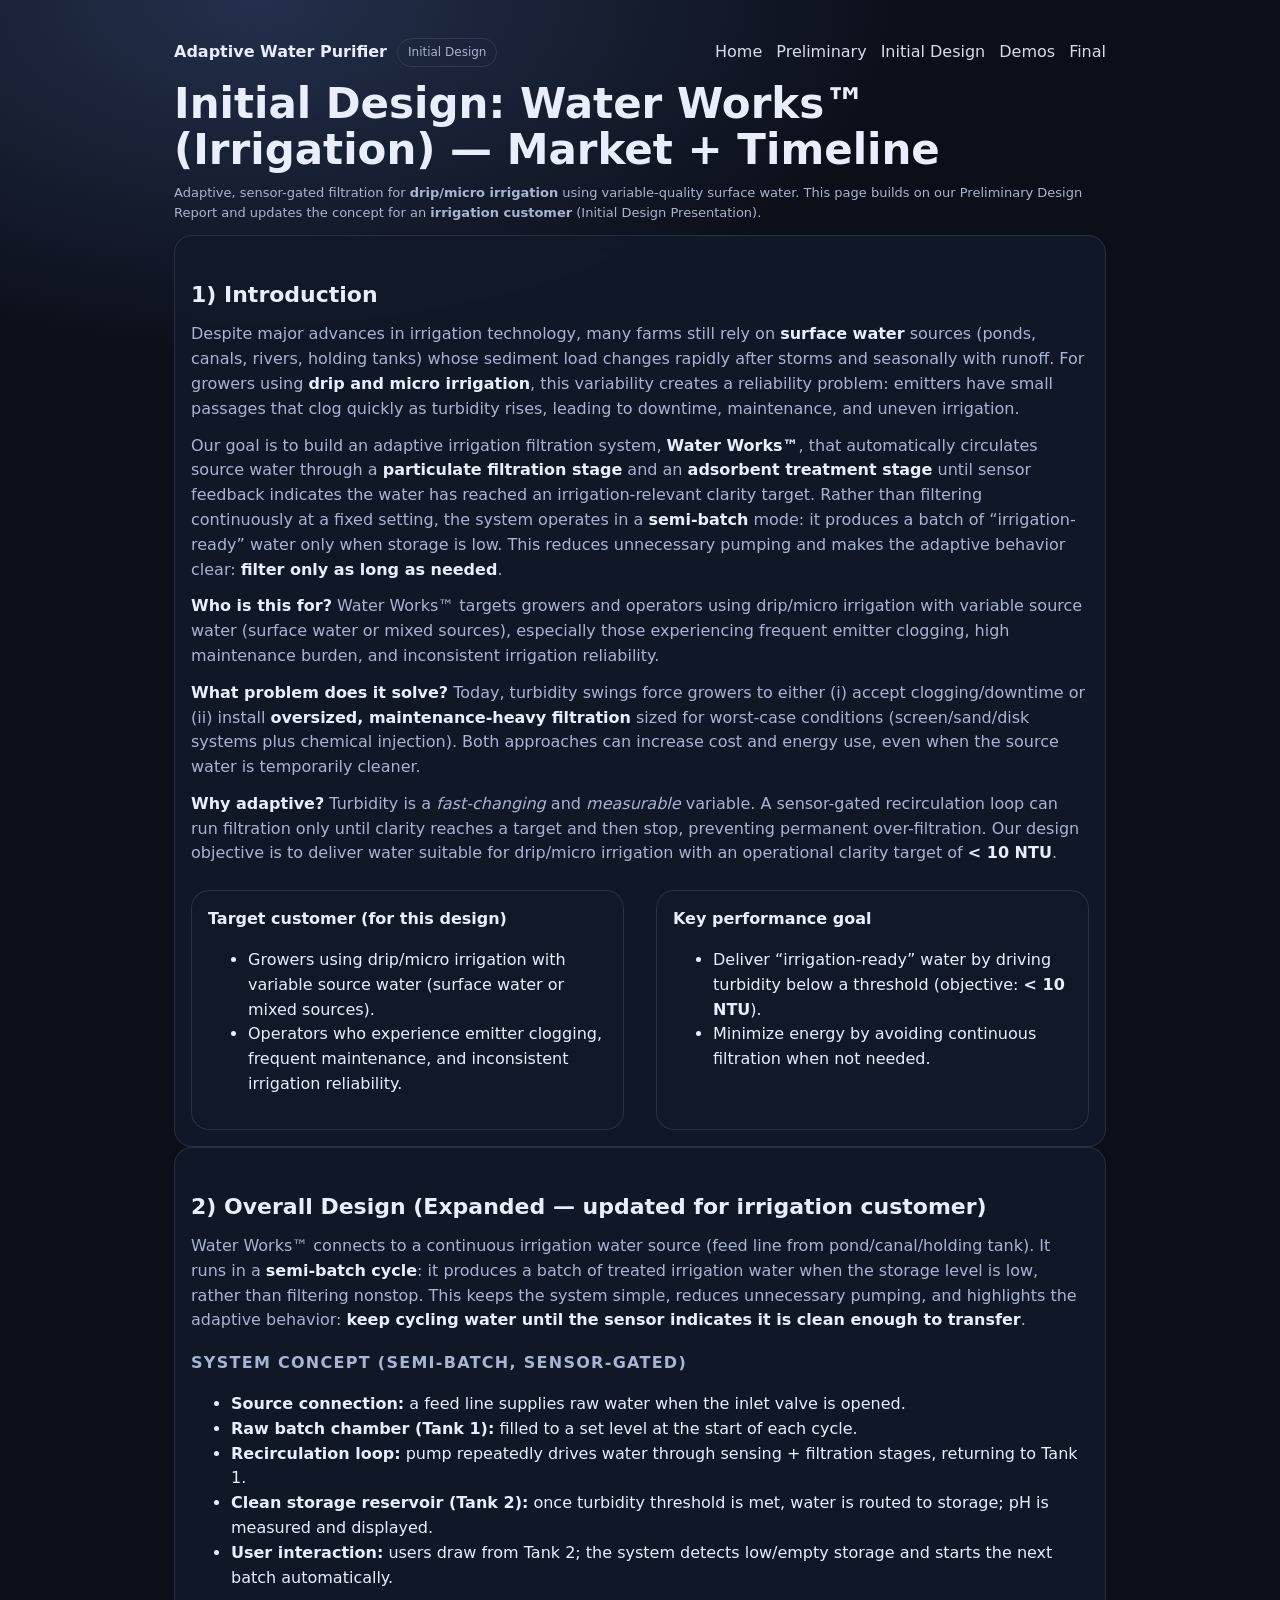
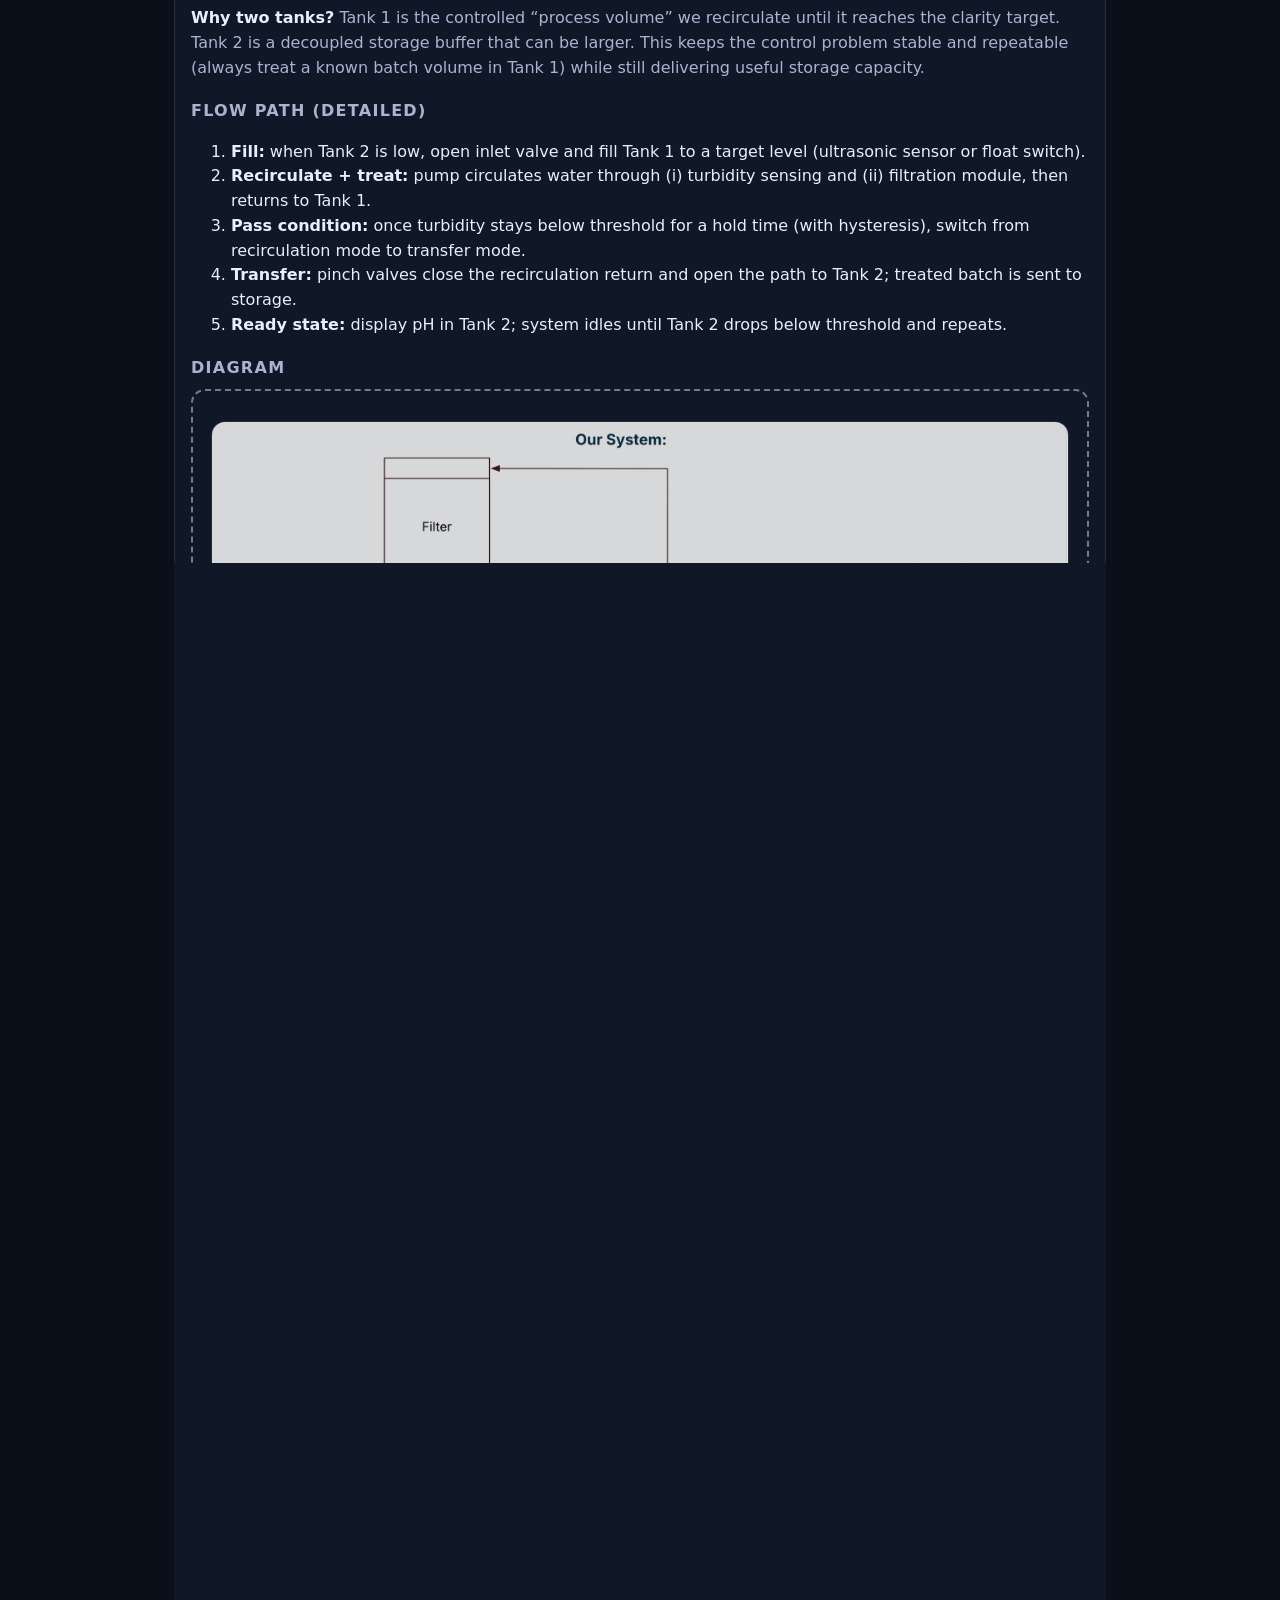
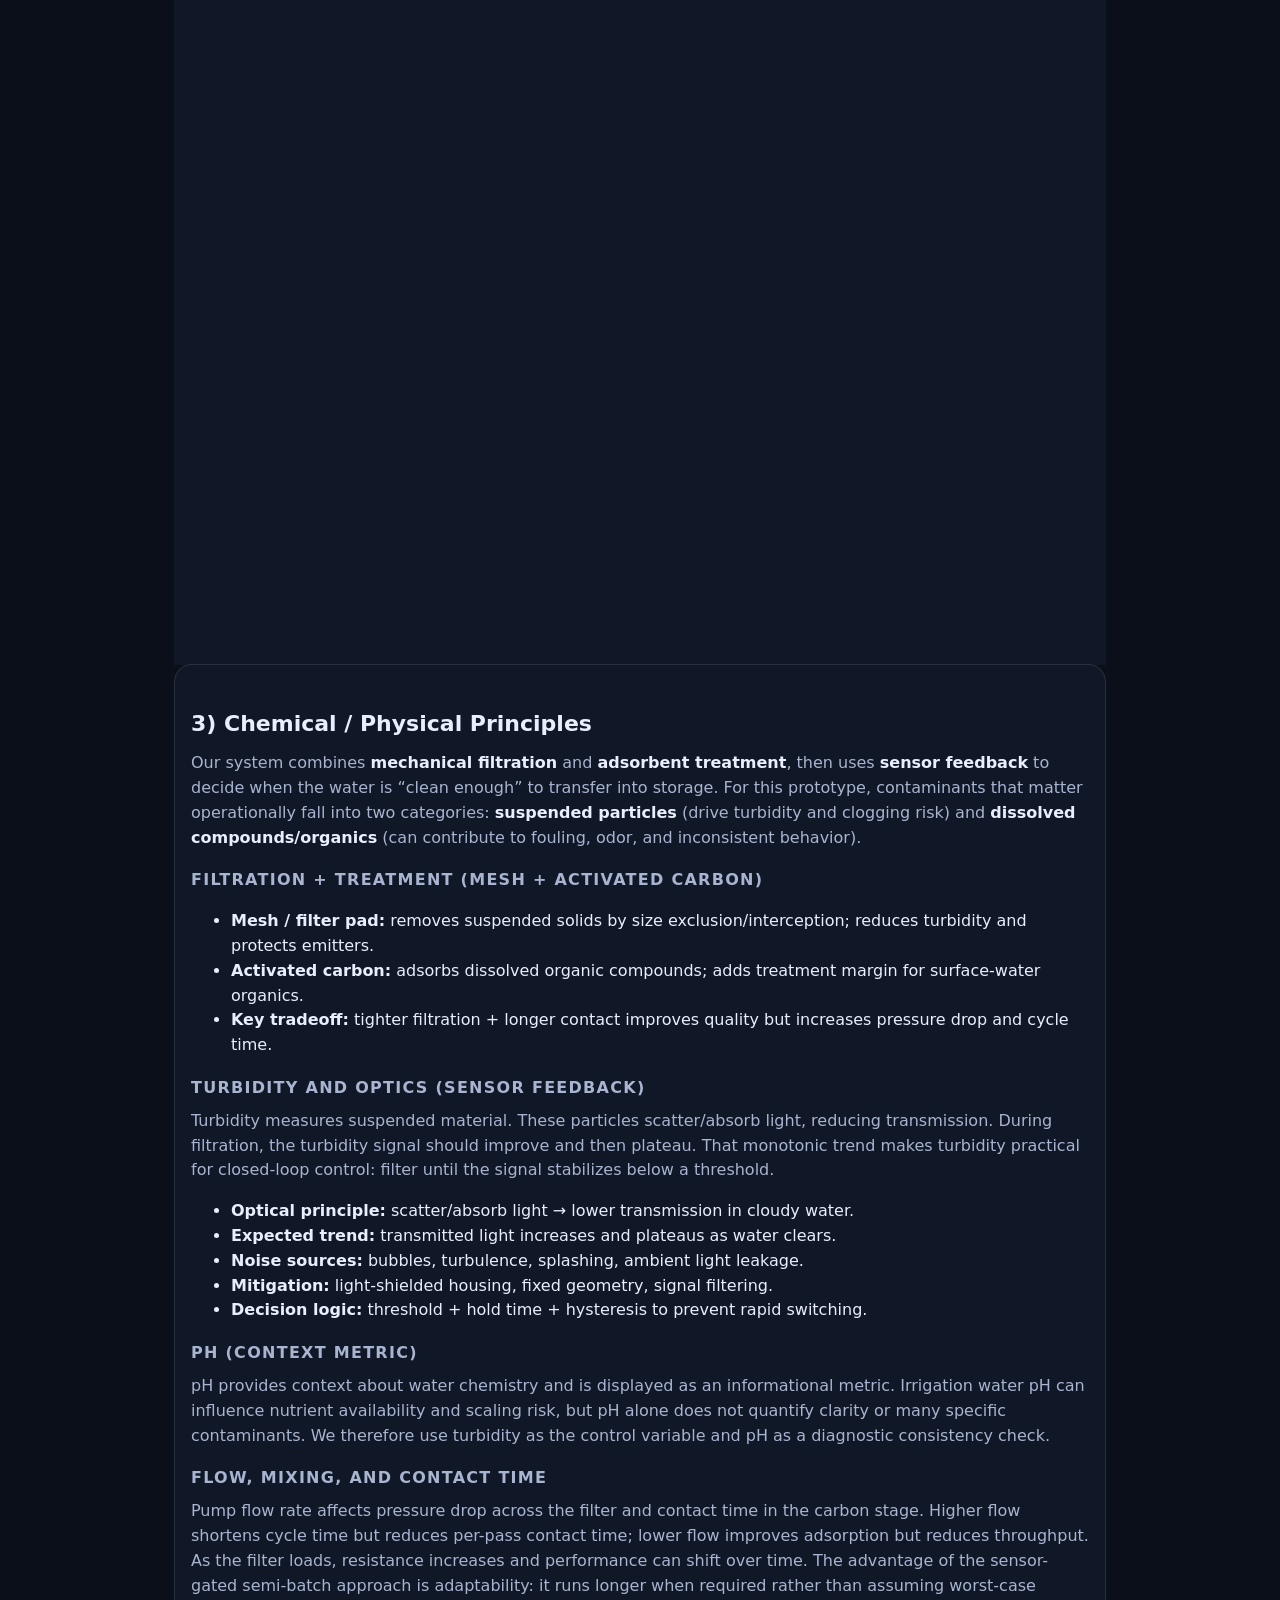
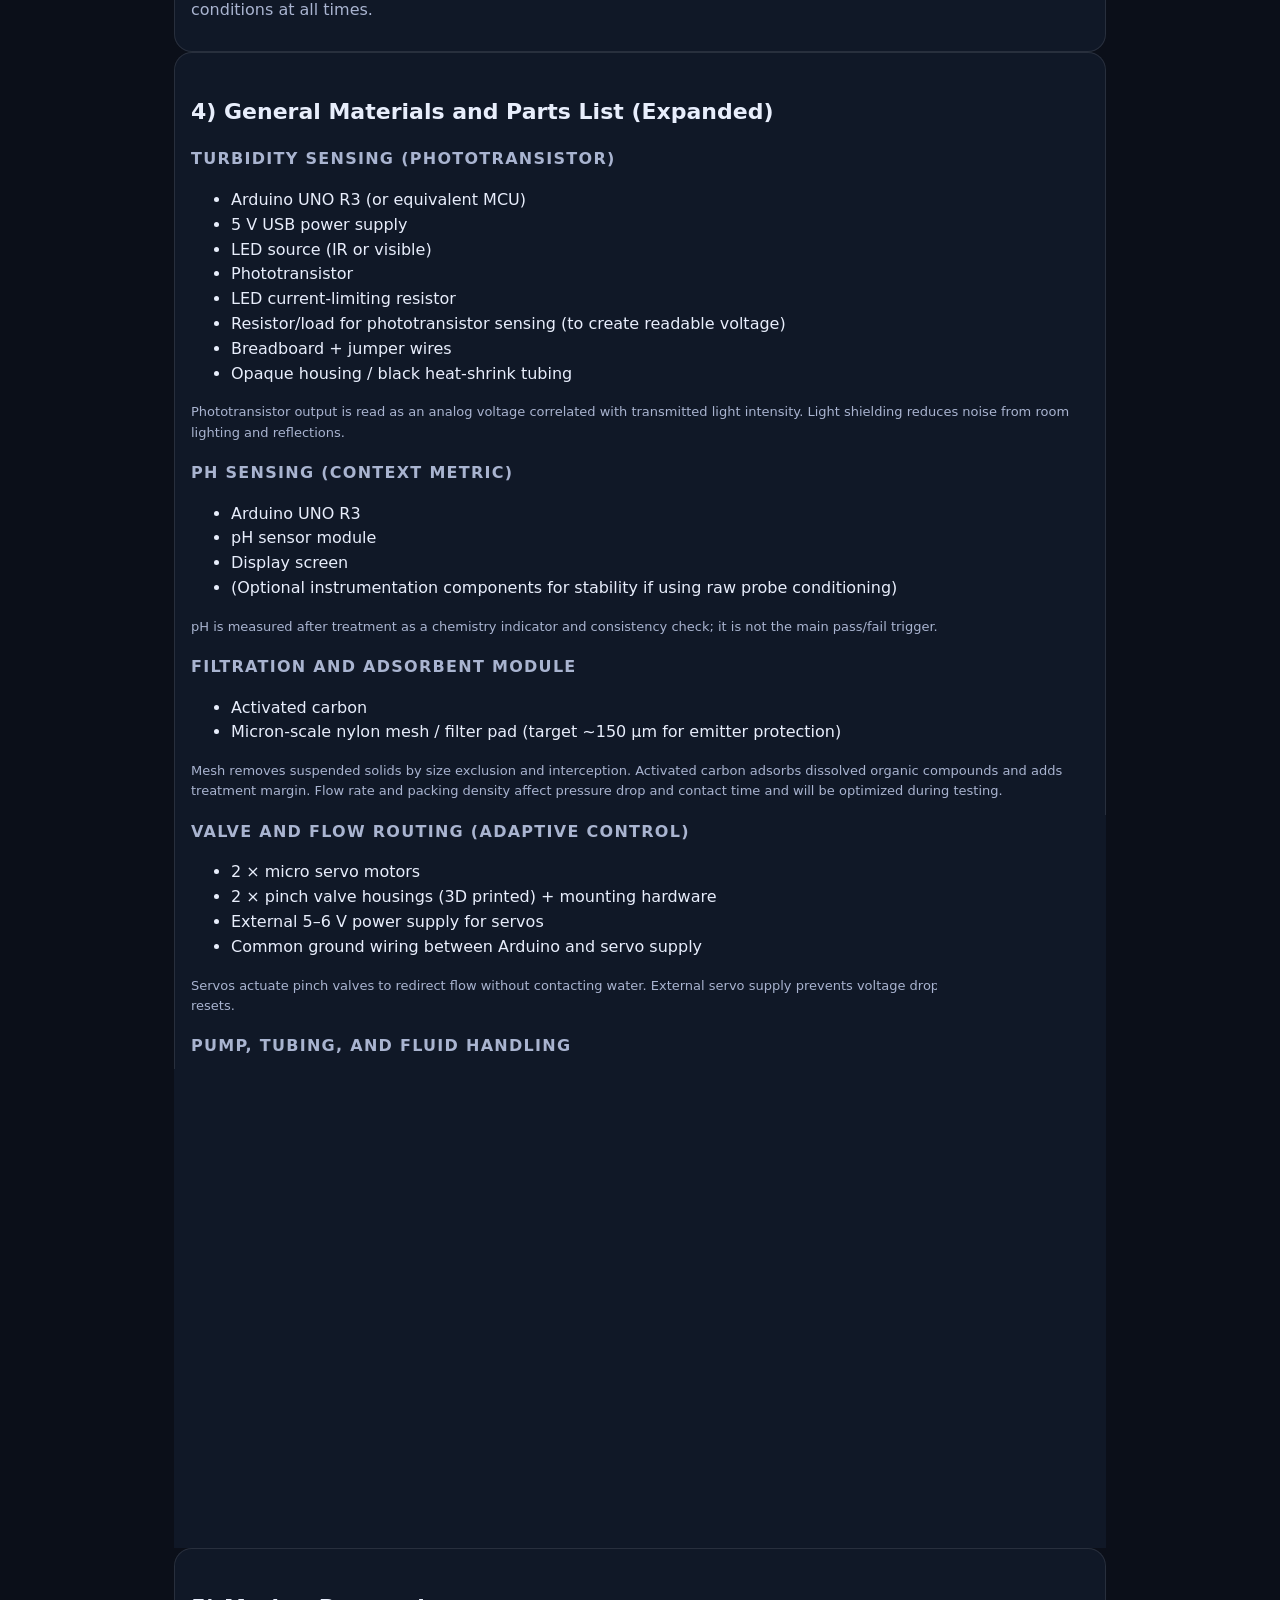
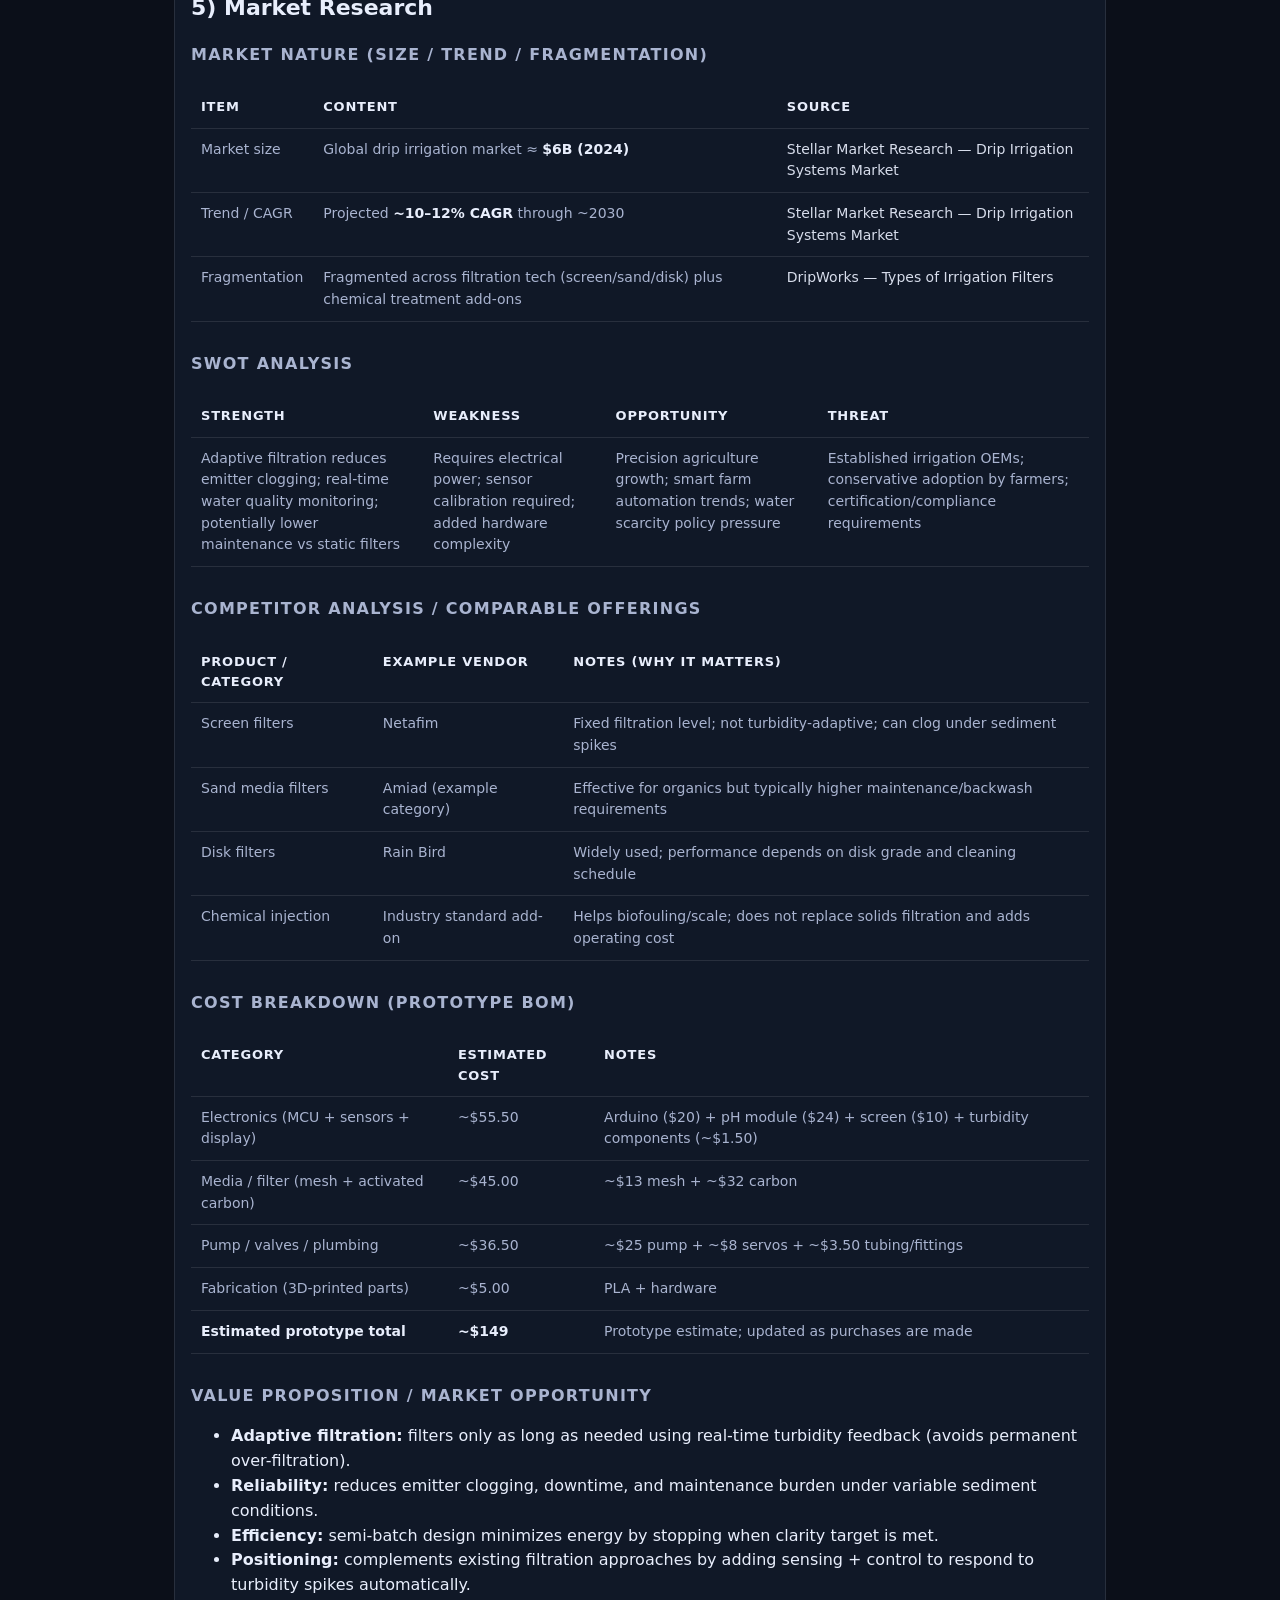
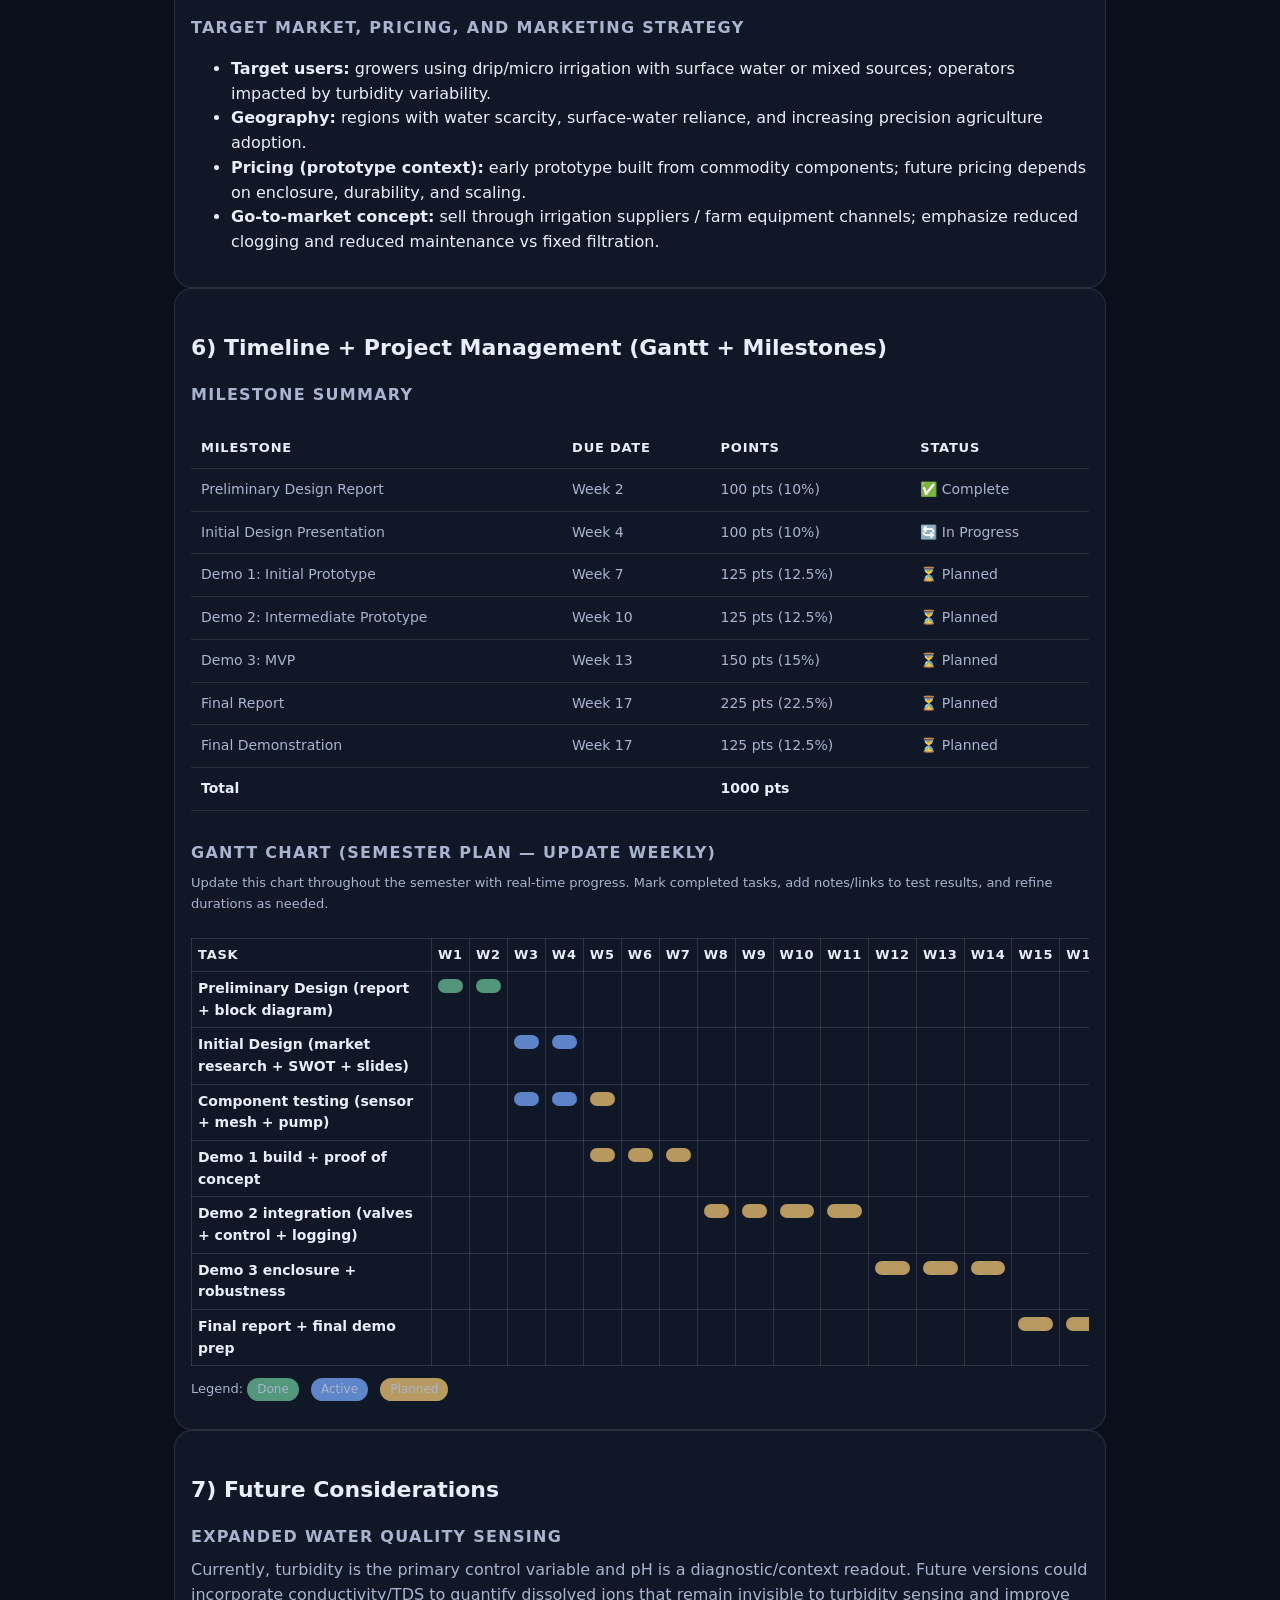
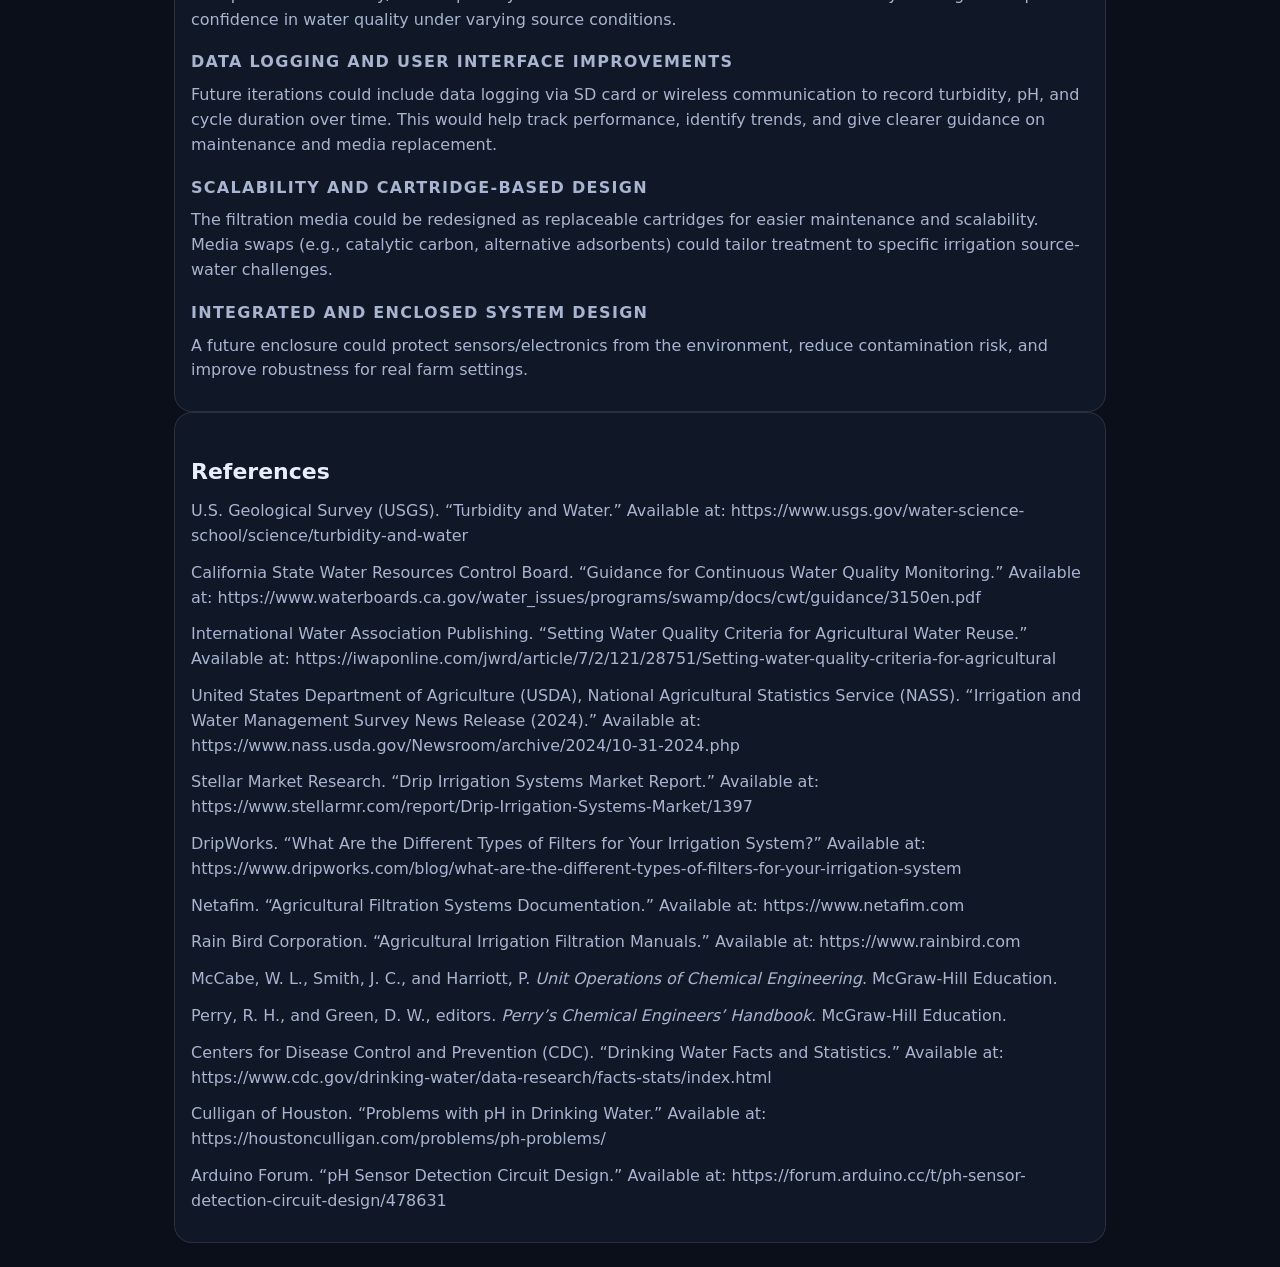
<file: docs/initial-design.html>
<!doctype html>

<html lang="en">
<head>
<meta charset="utf-8"/>
<meta content="width=device-width, initial-scale=1.0" name="viewport"/>
<title>Initial Design — Water Works™ (Irrigation) + Market + Gantt</title>
<link href="style.css" rel="stylesheet"/>
<style>
    .gantt-chart {
      overflow-x: auto;
      background: #1a1a2e;
      border-radius: 8px;
      padding: 20px;
    }
    .gantt-table {
      width: 100%;
      min-width: 900px;
      border-collapse: collapse;
      font-size: 13px;
    }
    .gantt-table th,
    .gantt-table td {
      padding: 8px 4px;
      text-align: center;
      border: 1px solid #2d2d44;
    }
    .gantt-table th {
      background: #2d2d44;
      color: #fff;
      font-weight: 600;
    }
    .gantt-table td:first-child {
      text-align: left;
      padding-left: 10px;
      white-space: nowrap;
      background: #252540;
      color: #e0e0e0;
      min-width: 200px;
    }
    .gantt-table .section-row td {
      background: #3d3d5c;
      color: #fff;
      font-weight: bold;
      text-align: left;
      padding-left: 10px;
    }
    .bar-done {
      background: #6c5ce7;
      border-radius: 3px;
      height: 20px;
    }
    .bar-active {
      background: #4a90d9;
      border-radius: 3px;
      height: 20px;
    }
    .bar-planned {
      background: #4a5568;
      border-radius: 3px;
      height: 20px;
    }
    .bar-crit {
      background: #e74c3c;
      border-radius: 3px;
      height: 20px;
    }
    .gantt-legend {
      display: flex;
      gap: 20px;
      margin-bottom: 15px;
      flex-wrap: wrap;
    }
    .gantt-legend span {
      display: flex;
      align-items: center;
      gap: 6px;
      color: #b0b0b0;
      font-size: 13px;
    }
    .legend-box {
      width: 16px;
      height: 16px;
      border-radius: 3px;
    }
  </style>
</head>
<body>
<header class="wrap">
<nav>
<div class="brand">
<strong>Adaptive Water Purifier</strong>
<span class="badge">Initial Design</span>
</div>
<div class="navlinks">
<a data-nav="" href="index.html">Home</a>
<a data-nav="" href="preliminary.html">Preliminary</a>
<a data-nav="" href="initial-design.html">Initial Design</a>
<a data-nav="" href="demos.html">Demos</a>
<a data-nav="" href="final.html">Final</a>
</div>
</nav>
<h1>Initial Design: Water Works™ (Irrigation) — Market + Timeline</h1>
<p class="small">
Adaptive, sensor-gated filtration for <strong>drip/micro irrigation</strong> using variable-quality surface water. This page builds on our
Preliminary Design Report and updates the concept for an <strong>irrigation customer</strong> (Initial Design Presentation).
</p>
</div>

<div class="card">
<h2>1) Introduction</h2>

<p>
Despite major advances in irrigation technology, many farms still rely on <strong>surface water</strong> sources (ponds, canals, rivers, holding tanks)
whose sediment load changes rapidly after storms and seasonally with runoff. For growers using <strong>drip and micro irrigation</strong>, this variability
creates a reliability problem: emitters have small passages that clog quickly as turbidity rises, leading to downtime, maintenance, and uneven irrigation.
</p>

<p>
Our goal is to build an adaptive irrigation filtration system, <strong>Water Works™</strong>, that automatically circulates source water through a
<strong>particulate filtration stage</strong> and an <strong>adsorbent treatment stage</strong> until sensor feedback indicates the water has reached an
irrigation-relevant clarity target. Rather than filtering continuously at a fixed setting, the system operates in a <strong>semi-batch</strong> mode:
it produces a batch of “irrigation-ready” water only when storage is low. This reduces unnecessary pumping and makes the adaptive behavior clear:
<strong>filter only as long as needed</strong>.
</p>

<p>
<strong>Who is this for?</strong> Water Works™ targets growers and operators using drip/micro irrigation with variable source water (surface water or mixed sources),
especially those experiencing frequent emitter clogging, high maintenance burden, and inconsistent irrigation reliability.
</p>

<p>
<strong>What problem does it solve?</strong> Today, turbidity swings force growers to either (i) accept clogging/downtime or (ii) install
<strong>oversized, maintenance-heavy filtration</strong> sized for worst-case conditions (screen/sand/disk systems plus chemical injection). Both approaches can
increase cost and energy use, even when the source water is temporarily cleaner.
</p>

<p>
<strong>Why adaptive?</strong> Turbidity is a <em>fast-changing</em> and <em>measurable</em> variable. A sensor-gated recirculation loop can run filtration
only until clarity reaches a target and then stop, preventing permanent over-filtration. Our design objective is to deliver water suitable for drip/micro irrigation
with an operational clarity target of <strong>&lt; 10 NTU</strong>.
</p>

<div style="display:flex; justify-content:center; gap:2rem; flex-wrap:wrap; margin-top:1.5rem;">
  <div class="card" style="flex:1; min-width:320px; max-width:440px;">
    <strong>Target customer (for this design)</strong>
    <ul>
      <li>Growers using drip/micro irrigation with variable source water (surface water or mixed sources).</li>
      <li>Operators who experience emitter clogging, frequent maintenance, and inconsistent irrigation reliability.</li>
    </ul>
  </div>

  <div class="card" style="flex:1; min-width:320px; max-width:440px;">
    <strong>Key performance goal</strong>
    <ul>
      <li>Deliver “irrigation-ready” water by driving turbidity below a threshold (objective: <strong>&lt; 10 NTU</strong>).</li>
      <li>Minimize energy by avoiding continuous filtration when not needed.</li>
    </ul>
  </div>
</div>
</div>

<div class="card" id="overall-design-expanded">
<h2>2) Overall Design (Expanded — updated for irrigation customer)</h2>

<p>
Water Works™ connects to a continuous irrigation water source (feed line from pond/canal/holding tank). It runs in a <strong>semi-batch cycle</strong>:
it produces a batch of treated irrigation water when the storage level is low, rather than filtering nonstop. This keeps the system simple, reduces unnecessary pumping,
and highlights the adaptive behavior: <strong>keep cycling water until the sensor indicates it is clean enough to transfer</strong>.
</p>

<h3>System Concept (Semi-Batch, Sensor-Gated)</h3>
<ul>
  <li><strong>Source connection:</strong> a feed line supplies raw water when the inlet valve is opened.</li>
  <li><strong>Raw batch chamber (Tank 1):</strong> filled to a set level at the start of each cycle.</li>
  <li><strong>Recirculation loop:</strong> pump repeatedly drives water through sensing + filtration stages, returning to Tank 1.</li>
  <li><strong>Clean storage reservoir (Tank 2):</strong> once turbidity threshold is met, water is routed to storage; pH is measured and displayed.</li>
  <li><strong>User interaction:</strong> users draw from Tank 2; the system detects low/empty storage and starts the next batch automatically.</li>
</ul>

<p>
<strong>Why two tanks?</strong> Tank 1 is the controlled “process volume” we recirculate until it reaches the clarity target. Tank 2 is a decoupled storage buffer
that can be larger. This keeps the control problem stable and repeatable (always treat a known batch volume in Tank 1) while still delivering useful storage capacity.
</p>

<h3>Flow Path (Detailed)</h3>
<ol>
  <li><strong>Fill:</strong> when Tank 2 is low, open inlet valve and fill Tank 1 to a target level (ultrasonic sensor or float switch).</li>
  <li><strong>Recirculate + treat:</strong> pump circulates water through (i) turbidity sensing and (ii) filtration module, then returns to Tank 1.</li>
  <li><strong>Pass condition:</strong> once turbidity stays below threshold for a hold time (with hysteresis), switch from recirculation mode to transfer mode.</li>
  <li><strong>Transfer:</strong> pinch valves close the recirculation return and open the path to Tank 2; treated batch is sent to storage.</li>
  <li><strong>Ready state:</strong> display pH in Tank 2; system idles until Tank 2 drops below threshold and repeats.</li>
</ol>

<h3>Diagram</h3>
<div style="border:2px dashed #7a7a7a; border-radius:14px; padding:18px; text-align:center;">
  <a class="figure-link" href="assets/images/block_diagram.jpg" target="_blank" rel="noopener">
    <img class="diagram" src="assets/images/updated_diagram.jpg" alt="Overall system diagram">
  </a>
  <div class="figcap">System block diagram</div>
  <span class="small">Flow path: Source → Fill Tank 1 → Recirculation loop (Sensor + Filter) → Transfer valves → Tank 2 (storage)</span>
</div>

<h3>Filtration Module (Mesh + Activated Carbon)</h3>
<ul>
  <li><strong>Fine mesh / filter pad:</strong> removes particulates (silt, debris, suspended solids) by size exclusion and interception, protecting emitters.</li>
  <li><strong>Activated carbon bed:</strong> provides adsorption capacity for dissolved organics and odor-causing species, adding treatment margin.</li>
  <li><strong>Key design considerations:</strong> flow rate affects carbon contact time; packing density and mesh tightness affect pressure drop and energy use.</li>
</ul>

<h3>Turbidity Sensing with a Phototransistor (Optical Clarity)</h3>
<p>
The adaptive decision variable is turbidity/clarity measured optically. An LED shines through an inline chamber (or clear tubing segment) and a
<strong>phototransistor</strong> measures received light intensity. Cloudier water scatters/absorbs more light, reducing intensity at the detector; clearer
water increases it. The microcontroller reads a repeatable signal (voltage across a resistor / divider) that correlates with transmitted light.
</p>
<ul>
  <li><strong>Measurement approach:</strong> Arduino reads an analog voltage tied to phototransistor current (more light → more current → different voltage).</li>
  <li><strong>Why sufficient here:</strong> even without absolute NTU calibration, it provides a consistent signal for “getting clearer” and “clear enough.”</li>
  <li><strong>Noise mitigation:</strong> light-shielded housing, fixed geometry, and moving average/median filtering.</li>
  <li><strong>Calibration plan:</strong> measure clean baseline (clear water) and dirty baseline (fine silt) → choose thresholds with hysteresis to avoid chatter.</li>
</ul>

<div style="border:2px dashed #7a7a7a; border-radius:14px; padding:18px; text-align:center; margin-top:10px;">
  <a class="figure-link" href="assets/images/block_diagram.jpg" target="_blank" rel="noopener">
    <img class="diagram" src="assets/images/sensor.jpg" alt="Schematic of Sensor">
  </a>
  <span class="small">LED + resistor → optical chamber → phototransistor sensing circuit → Arduino analog input</span>
</div>

<h3>Control Logic (High-Level)</h3>
<ul>
  <li><strong>Trigger:</strong> if Tank 2 is low, start a new batch.</li>
  <li><strong>Fill:</strong> open inlet valve until Tank 1 reaches target level.</li>
  <li><strong>Filter loop:</strong> recirculate while monitoring turbidity; continue until criteria met.</li>
  <li><strong>Pass + transfer:</strong> if turbidity remains below threshold for hold time, route to Tank 2.</li>
  <li><strong>Stop:</strong> stop pump when batch depleted or Tank 2 full; return to idle.</li>
  <li><strong>Display:</strong> measure and display pH in Tank 2 as a diagnostic/context metric.</li>
</ul>

<h3>Future Sensor Additions (If Time Allows)</h3>
<p>
Additional sensors could improve robustness beyond turbidity alone. Examples include conductivity/TDS for dissolved ions, temperature compensation/logging,
and simple flow sensing to detect clogs and estimate filter loading over time. Large irrigation systems also commonly use chemical injection, a natural extension
for later prototypes.
</p>
</div>

<div class="card">
<h2>3) Chemical / Physical Principles</h2>

<p>
Our system combines <strong>mechanical filtration</strong> and <strong>adsorbent treatment</strong>, then uses <strong>sensor feedback</strong> to decide when the water is “clean enough”
to transfer into storage. For this prototype, contaminants that matter operationally fall into two categories:
<strong>suspended particles</strong> (drive turbidity and clogging risk) and <strong>dissolved compounds/organics</strong> (can contribute to fouling, odor, and inconsistent behavior).
</p>

<h3>Filtration + treatment (mesh + activated carbon)</h3>
<ul>
  <li><strong>Mesh / filter pad:</strong> removes suspended solids by size exclusion/interception; reduces turbidity and protects emitters.</li>
  <li><strong>Activated carbon:</strong> adsorbs dissolved organic compounds; adds treatment margin for surface-water organics.</li>
  <li><strong>Key tradeoff:</strong> tighter filtration + longer contact improves quality but increases pressure drop and cycle time.</li>
</ul>

<h3>Turbidity and optics (sensor feedback)</h3>
<p>
Turbidity measures suspended material. These particles scatter/absorb light, reducing transmission. During filtration, the turbidity signal should improve and then plateau.
That monotonic trend makes turbidity practical for closed-loop control: filter until the signal stabilizes below a threshold.
</p>
<ul>
  <li><strong>Optical principle:</strong> scatter/absorb light → lower transmission in cloudy water.</li>
  <li><strong>Expected trend:</strong> transmitted light increases and plateaus as water clears.</li>
  <li><strong>Noise sources:</strong> bubbles, turbulence, splashing, ambient light leakage.</li>
  <li><strong>Mitigation:</strong> light-shielded housing, fixed geometry, signal filtering.</li>
  <li><strong>Decision logic:</strong> threshold + hold time + hysteresis to prevent rapid switching.</li>
</ul>

<h3>pH (context metric)</h3>
<p>
pH provides context about water chemistry and is displayed as an informational metric. Irrigation water pH can influence nutrient availability and scaling risk, but pH alone
does not quantify clarity or many specific contaminants. We therefore use turbidity as the control variable and pH as a diagnostic consistency check.
</p>

<h3>Flow, mixing, and contact time</h3>
<p>
Pump flow rate affects pressure drop across the filter and contact time in the carbon stage. Higher flow shortens cycle time but reduces per-pass contact time; lower flow
improves adsorption but reduces throughput. As the filter loads, resistance increases and performance can shift over time. The advantage of the sensor-gated semi-batch approach
is adaptability: it runs longer when required rather than assuming worst-case conditions at all times.
</p>
</div>

<div class="card">
<h2>4) General Materials and Parts List (Expanded)</h2>

<h3>Turbidity Sensing (Phototransistor)</h3>
<ul>
  <li>Arduino UNO R3 (or equivalent MCU)</li>
  <li>5 V USB power supply</li>
  <li>LED source (IR or visible)</li>
  <li>Phototransistor</li>
  <li>LED current-limiting resistor</li>
  <li>Resistor/load for phototransistor sensing (to create readable voltage)</li>
  <li>Breadboard + jumper wires</li>
  <li>Opaque housing / black heat-shrink tubing</li>
</ul>
<p class="small">
Phototransistor output is read as an analog voltage correlated with transmitted light intensity. Light shielding reduces noise from room lighting and reflections.
</p>

<h3>pH Sensing (context metric)</h3>
<ul>
  <li>Arduino UNO R3</li>
  <li>pH sensor module</li>
  <li>Display screen</li>
  <li>(Optional instrumentation components for stability if using raw probe conditioning)</li>
</ul>
<p class="small">
pH is measured after treatment as a chemistry indicator and consistency check; it is not the main pass/fail trigger.
</p>

<h3>Filtration and Adsorbent Module</h3>
<ul>
  <li>Activated carbon</li>
  <li>Micron-scale nylon mesh / filter pad (target ~150 µm for emitter protection)</li>
</ul>
<p class="small">
Mesh removes suspended solids by size exclusion and interception. Activated carbon adsorbs dissolved organic compounds and adds treatment margin.
Flow rate and packing density affect pressure drop and contact time and will be optimized during testing.
</p>

<h3>Valve and Flow Routing (Adaptive Control)</h3>
<ul>
  <li>2 × micro servo motors</li>
  <li>2 × pinch valve housings (3D printed) + mounting hardware</li>
  <li>External 5–6 V power supply for servos</li>
  <li>Common ground wiring between Arduino and servo supply</li>
</ul>
<p class="small">
Servos actuate pinch valves to redirect flow without contacting water. External servo supply prevents voltage drops and unintended MCU resets.
</p>

<h3>Pump, Tubing, and Fluid Handling</h3>
<ul>
  <li>Pump</li>
  <li>Flexible tubing</li>
  <li>Barbed hose fittings</li>
  <li>Hose clamps or zip ties</li>
  <li>Silicone sealant</li>
  <li>Reservoir containers (prototyping tanks/cups)</li>
</ul>

<h3>Water Level Sensing (Semi-batch operation)</h3>
<ul>
  <li>Ultrasonic distance sensor (or float switch)</li>
  <li>Arduino UNO R3</li>
</ul>

<h3>Tools / Fabrication</h3>
<ul>
  <li>Soldering iron</li>
  <li>Wire cutter / stripper</li>
  <li>Multimeter</li>
  <li>Glue gun / electrical tape</li>
  <li>3D printer (e.g., Bambu Lab P1S)</li>
</ul>
</div>

<div class="card">
<h2>5) Market Research</h2>

<h3>Market nature (size / trend / fragmentation)</h3>

<div style="overflow-x:auto;">
<table>
<thead>
<tr><th>Item</th><th>Content</th><th>Source</th></tr>
</thead>
<tbody>
<tr>
  <td>Market size</td>
  <td>Global drip irrigation market ≈ <strong>$6B (2024)</strong></td>
  <td><a href="https://www.stellarmr.com/report/Drip-Irrigation-Systems-Market/1397">Stellar Market Research — Drip Irrigation Systems Market</a></td>
</tr>
<tr>
  <td>Trend / CAGR</td>
  <td>Projected <strong>~10–12% CAGR</strong> through ~2030</td>
  <td><a href="https://www.stellarmr.com/report/Drip-Irrigation-Systems-Market/1397">Stellar Market Research — Drip Irrigation Systems Market</a></td>
</tr>
<tr>
  <td>Fragmentation</td>
  <td>Fragmented across filtration tech (screen/sand/disk) plus chemical treatment add-ons</td>
  <td><a href="https://www.dripworks.com/blog/what-are-the-different-types-of-filters-for-your-irrigation-system">DripWorks — Types of Irrigation Filters</a></td>
</tr>
</tbody>
</table>
</div>

<h3>SWOT Analysis</h3>
<div style="overflow-x:auto;">
<table>
<thead>
<tr><th>Strength</th><th>Weakness</th><th>Opportunity</th><th>Threat</th></tr>
</thead>
<tbody>
<tr>
  <td>Adaptive filtration reduces emitter clogging; real-time water quality monitoring; potentially lower maintenance vs static filters</td>
  <td>Requires electrical power; sensor calibration required; added hardware complexity</td>
  <td>Precision agriculture growth; smart farm automation trends; water scarcity policy pressure</td>
  <td>Established irrigation OEMs; conservative adoption by farmers; certification/compliance requirements</td>
</tr>
</tbody>
</table>
</div>

<h3>Competitor Analysis / Comparable Offerings</h3>
<div style="overflow-x:auto;">
<table>
<thead>
<tr><th>Product / Category</th><th>Example vendor</th><th>Notes (Why it matters)</th></tr>
</thead>
<tbody>
<tr>
  <td>Screen filters</td>
  <td>Netafim</td>
  <td>Fixed filtration level; not turbidity-adaptive; can clog under sediment spikes</td>
</tr>
<tr>
  <td>Sand media filters</td>
  <td>Amiad (example category)</td>
  <td>Effective for organics but typically higher maintenance/backwash requirements</td>
</tr>
<tr>
  <td>Disk filters</td>
  <td>Rain Bird</td>
  <td>Widely used; performance depends on disk grade and cleaning schedule</td>
</tr>
<tr>
  <td>Chemical injection</td>
  <td>Industry standard add-on</td>
  <td>Helps biofouling/scale; does not replace solids filtration and adds operating cost</td>
</tr>
</tbody>
</table>
</div>

<h3>Cost Breakdown (Prototype BOM)</h3>
<div style="overflow-x:auto;">
<table>
<thead>
<tr><th>Category</th><th>Estimated Cost</th><th>Notes</th></tr>
</thead>
<tbody>
<tr><td>Electronics (MCU + sensors + display)</td><td>~$55.50</td><td>Arduino ($20) + pH module ($24) + screen ($10) + turbidity components (~$1.50)</td></tr>
<tr><td>Media / filter (mesh + activated carbon)</td><td>~$45.00</td><td>~$13 mesh + ~$32 carbon</td></tr>
<tr><td>Pump / valves / plumbing</td><td>~$36.50</td><td>~$25 pump + ~$8 servos + ~$3.50 tubing/fittings</td></tr>
<tr><td>Fabrication (3D-printed parts)</td><td>~$5.00</td><td>PLA + hardware</td></tr>
<tr><td><strong>Estimated prototype total</strong></td><td><strong>~$149</strong></td><td>Prototype estimate; updated as purchases are made</td></tr>
</tbody>
</table>
</div>

<h3>Value Proposition / Market Opportunity</h3>
<ul>
  <li><strong>Adaptive filtration:</strong> filters only as long as needed using real-time turbidity feedback (avoids permanent over-filtration).</li>
  <li><strong>Reliability:</strong> reduces emitter clogging, downtime, and maintenance burden under variable sediment conditions.</li>
  <li><strong>Efficiency:</strong> semi-batch design minimizes energy by stopping when clarity target is met.</li>
  <li><strong>Positioning:</strong> complements existing filtration approaches by adding sensing + control to respond to turbidity spikes automatically.</li>
</ul>

<h3>Target Market, Pricing, and Marketing Strategy</h3>
<ul>
  <li><strong>Target users:</strong> growers using drip/micro irrigation with surface water or mixed sources; operators impacted by turbidity variability.</li>
  <li><strong>Geography:</strong> regions with water scarcity, surface-water reliance, and increasing precision agriculture adoption.</li>
  <li><strong>Pricing (prototype context):</strong> early prototype built from commodity components; future pricing depends on enclosure, durability, and scaling.</li>
  <li><strong>Go-to-market concept:</strong> sell through irrigation suppliers / farm equipment channels; emphasize reduced clogging and reduced maintenance vs fixed filtration.</li>
</ul>

</div>

<div class="card">
<h2>6) Timeline + Project Management (Gantt + Milestones)</h2>

<h3>Milestone Summary</h3>
<div style="overflow-x:auto;">
<table>
<thead>
<tr><th>Milestone</th><th>Due Date</th><th>Points</th><th>Status</th></tr>
</thead>
<tbody>
<tr><td>Preliminary Design Report</td><td>Week 2</td><td>100 pts (10%)</td><td>✅ Complete</td></tr>
<tr><td>Initial Design Presentation</td><td>Week 4</td><td>100 pts (10%)</td><td>🔄 In Progress</td></tr>
<tr><td>Demo 1: Initial Prototype</td><td>Week 7</td><td>125 pts (12.5%)</td><td>⏳ Planned</td></tr>
<tr><td>Demo 2: Intermediate Prototype</td><td>Week 10</td><td>125 pts (12.5%)</td><td>⏳ Planned</td></tr>
<tr><td>Demo 3: MVP</td><td>Week 13</td><td>150 pts (15%)</td><td>⏳ Planned</td></tr>
<tr><td>Final Report</td><td>Week 17</td><td>225 pts (22.5%)</td><td>⏳ Planned</td></tr>
<tr><td>Final Demonstration</td><td>Week 17</td><td>125 pts (12.5%)</td><td>⏳ Planned</td></tr>
<tr><td><strong>Total</strong></td><td></td><td><strong>1000 pts</strong></td><td></td></tr>
</tbody>
</table>
</div>

<h3>Gantt Chart (Semester Plan — update weekly)</h3>
<p class="small">
Update this chart throughout the semester with real-time progress. Mark completed tasks, add notes/links to test results, and refine durations as needed.
</p>

<div style="overflow-x:auto;">
<table class="gantt">
<thead>
<tr>
  <th style="min-width:240px;">Task</th>
  <th>W1</th><th>W2</th><th>W3</th><th>W4</th><th>W5</th><th>W6</th><th>W7</th><th>W8</th><th>W9</th>
  <th>W10</th><th>W11</th><th>W12</th><th>W13</th><th>W14</th><th>W15</th><th>W16</th><th>W17</th>
</tr>
</thead>
<tbody>
<tr>
  <td><strong>Preliminary Design (report + block diagram)</strong></td>
  <td><span class="bar done"></span></td><td><span class="bar done"></span></td>
  <td></td><td></td><td></td><td></td><td></td><td></td><td></td><td></td><td></td><td></td><td></td><td></td><td></td><td></td><td></td>
</tr>
<tr>
  <td><strong>Initial Design (market research + SWOT + slides)</strong></td>
  <td></td><td></td>
  <td><span class="bar active"></span></td><td><span class="bar active"></span></td>
  <td></td><td></td><td></td><td></td><td></td><td></td><td></td><td></td><td></td><td></td><td></td><td></td><td></td>
</tr>
<tr>
  <td><strong>Component testing (sensor + mesh + pump)</strong></td>
  <td></td><td></td>
  <td><span class="bar active"></span></td><td><span class="bar active"></span></td><td><span class="bar planned"></span></td>
  <td></td><td></td><td></td><td></td><td></td><td></td><td></td><td></td><td></td><td></td><td></td><td></td>
</tr>
<tr>
  <td><strong>Demo 1 build + proof of concept</strong></td>
  <td></td><td></td><td></td><td></td>
  <td><span class="bar planned"></span></td><td><span class="bar planned"></span></td><td><span class="bar planned"></span></td>
  <td></td><td></td><td></td><td></td><td></td><td></td><td></td><td></td><td></td><td></td>
</tr>
<tr>
  <td><strong>Demo 2 integration (valves + control + logging)</strong></td>
  <td></td><td></td><td></td><td></td><td></td><td></td><td></td>
  <td><span class="bar planned"></span></td><td><span class="bar planned"></span></td><td><span class="bar planned"></span></td><td><span class="bar planned"></span></td>
  <td></td><td></td><td></td><td></td><td></td><td></td>
</tr>
<tr>
  <td><strong>Demo 3 enclosure + robustness</strong></td>
  <td></td><td></td><td></td><td></td><td></td><td></td><td></td><td></td><td></td><td></td><td></td>
  <td><span class="bar planned"></span></td><td><span class="bar planned"></span></td><td><span class="bar planned"></span></td>
  <td></td><td></td><td></td>
</tr>
<tr>
  <td><strong>Final report + final demo prep</strong></td>
  <td></td><td></td><td></td><td></td><td></td><td></td><td></td><td></td><td></td><td></td><td></td><td></td><td></td><td></td>
  <td><span class="bar planned"></span></td><td><span class="bar planned"></span></td><td><span class="bar planned"></span></td>
</tr>
</tbody>
</table>
</div>

<p class="small">
Legend: <span class="legend done">Done</span> <span class="legend active">Active</span> <span class="legend planned">Planned</span>
</p>
</div>

<div class="card">
<h2>7) Future Considerations</h2>

<h3>Expanded Water Quality Sensing</h3>
<p>
Currently, turbidity is the primary control variable and pH is a diagnostic/context readout. Future versions could incorporate conductivity/TDS to quantify dissolved ions
that remain invisible to turbidity sensing and improve confidence in water quality under varying source conditions.
</p>

<h3>Data Logging and User Interface Improvements</h3>
<p>
Future iterations could include data logging via SD card or wireless communication to record turbidity, pH, and cycle duration over time. This would help track performance,
identify trends, and give clearer guidance on maintenance and media replacement.
</p>

<h3>Scalability and Cartridge-Based Design</h3>
<p>
The filtration media could be redesigned as replaceable cartridges for easier maintenance and scalability. Media swaps (e.g., catalytic carbon, alternative adsorbents)
could tailor treatment to specific irrigation source-water challenges.
</p>

<h3>Integrated and Enclosed System Design</h3>
<p>
A future enclosure could protect sensors/electronics from the environment, reduce contamination risk, and improve robustness for real farm settings.
</p>
</div>

<div class="card">
<h2>References</h2>

<p>U.S. Geological Survey (USGS). “Turbidity and Water.” Available at: https://www.usgs.gov/water-science-school/science/turbidity-and-water</p>
<p>California State Water Resources Control Board. “Guidance for Continuous Water Quality Monitoring.” Available at: https://www.waterboards.ca.gov/water_issues/programs/swamp/docs/cwt/guidance/3150en.pdf</p>
<p>International Water Association Publishing. “Setting Water Quality Criteria for Agricultural Water Reuse.” Available at: https://iwaponline.com/jwrd/article/7/2/121/28751/Setting-water-quality-criteria-for-agricultural</p>
<p>United States Department of Agriculture (USDA), National Agricultural Statistics Service (NASS). “Irrigation and Water Management Survey News Release (2024).” Available at: https://www.nass.usda.gov/Newsroom/archive/2024/10-31-2024.php</p>
<p>Stellar Market Research. “Drip Irrigation Systems Market Report.” Available at: https://www.stellarmr.com/report/Drip-Irrigation-Systems-Market/1397</p>
<p>DripWorks. “What Are the Different Types of Filters for Your Irrigation System?” Available at: https://www.dripworks.com/blog/what-are-the-different-types-of-filters-for-your-irrigation-system</p>
<p>Netafim. “Agricultural Filtration Systems Documentation.” Available at: https://www.netafim.com</p>
<p>Rain Bird Corporation. “Agricultural Irrigation Filtration Manuals.” Available at: https://www.rainbird.com</p>
<p>McCabe, W. L., Smith, J. C., and Harriott, P. <em>Unit Operations of Chemical Engineering</em>. McGraw-Hill Education.</p>
<p>Perry, R. H., and Green, D. W., editors. <em>Perry’s Chemical Engineers’ Handbook</em>. McGraw-Hill Education.</p>
<p>Centers for Disease Control and Prevention (CDC). “Drinking Water Facts and Statistics.” Available at: https://www.cdc.gov/drinking-water/data-research/facts-stats/index.html</p>
<p>Culligan of Houston. “Problems with pH in Drinking Water.” Available at: https://houstonculligan.com/problems/ph-problems/</p>
<p>Arduino Forum. “pH Sensor Detection Circuit Design.” Available at: https://forum.arduino.cc/t/ph-sensor-detection-circuit-design/478631</p>
</div>

<style>
/* Optional: simple gantt styling (safe to paste into your page) */
table.gantt { border-collapse: collapse; width: 100%; }
table.gantt th, table.gantt td { border: 1px solid rgba(255,255,255,0.12); padding: 6px; text-align: center; }
table.gantt th:first-child, table.gantt td:first-child { text-align: left; }
.bar { display:inline-block; width: 100%; height: 14px; border-radius: 8px; background: rgba(255,255,255,0.10); }
.bar.done { background: rgba(120, 220, 170, 0.65); }
.bar.active { background: rgba(120, 170, 255, 0.75); }
.bar.planned { background: rgba(255, 210, 120, 0.70); }
.legend { display:inline-block; padding: 2px 10px; border-radius: 999px; margin-right: 8px; font-size: 12px; }
.legend.done { background: rgba(120, 220, 170, 0.65); }
.legend.active { background: rgba(120, 170, 255, 0.75); }
.legend.planned { background: rgba(255, 210, 120, 0.70); }
</style>
</file>
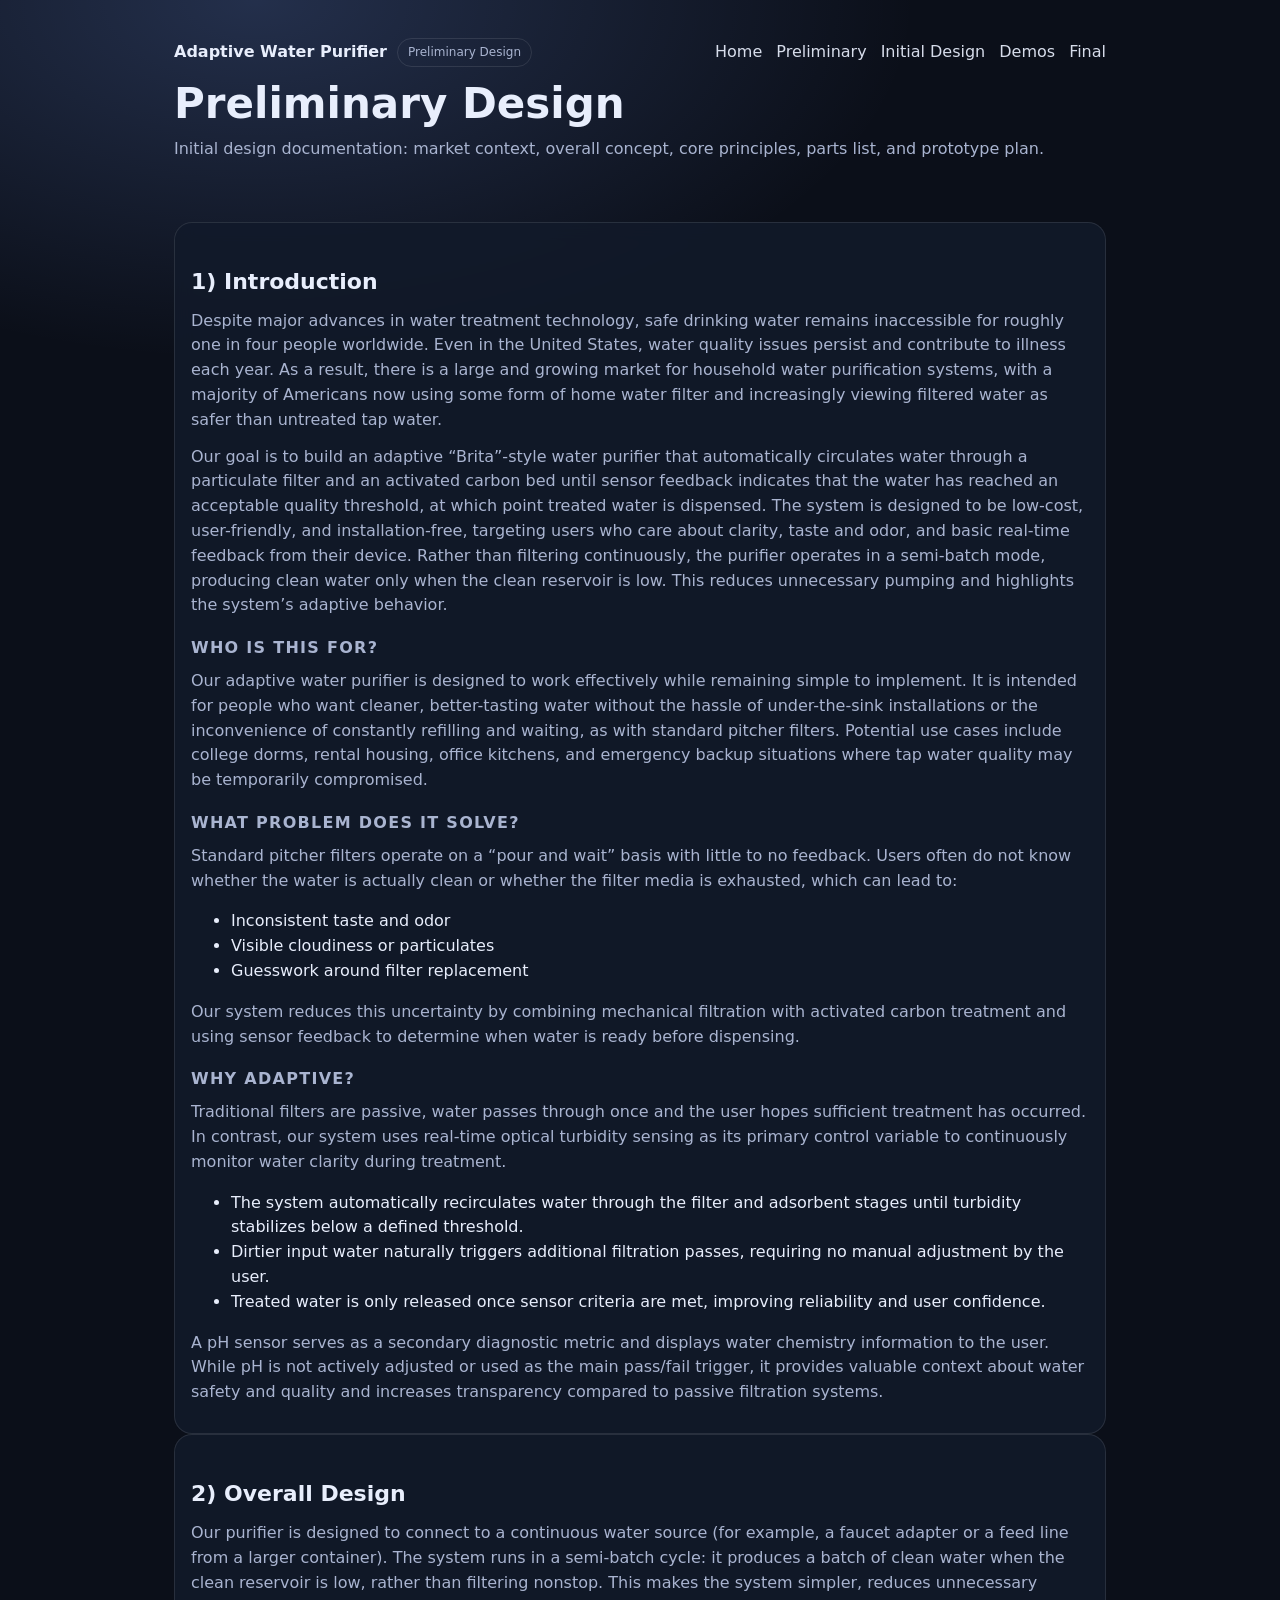
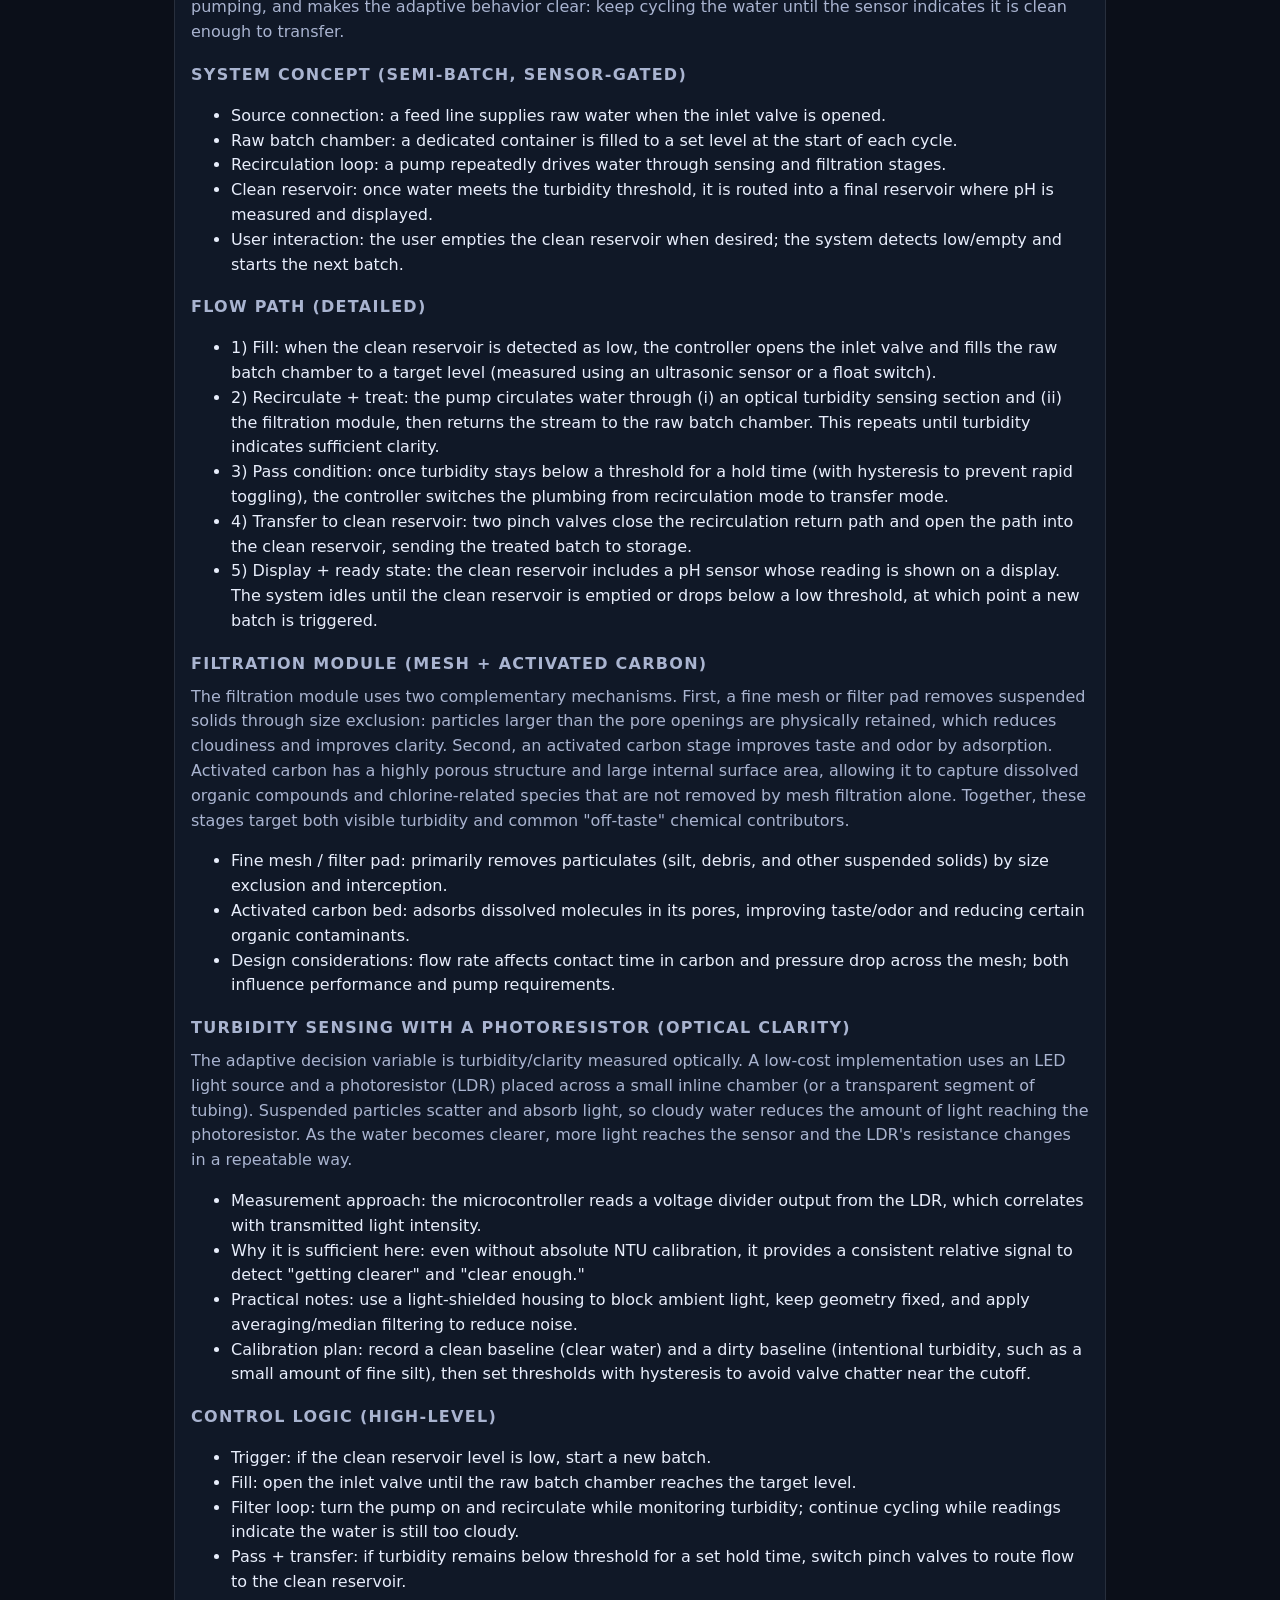
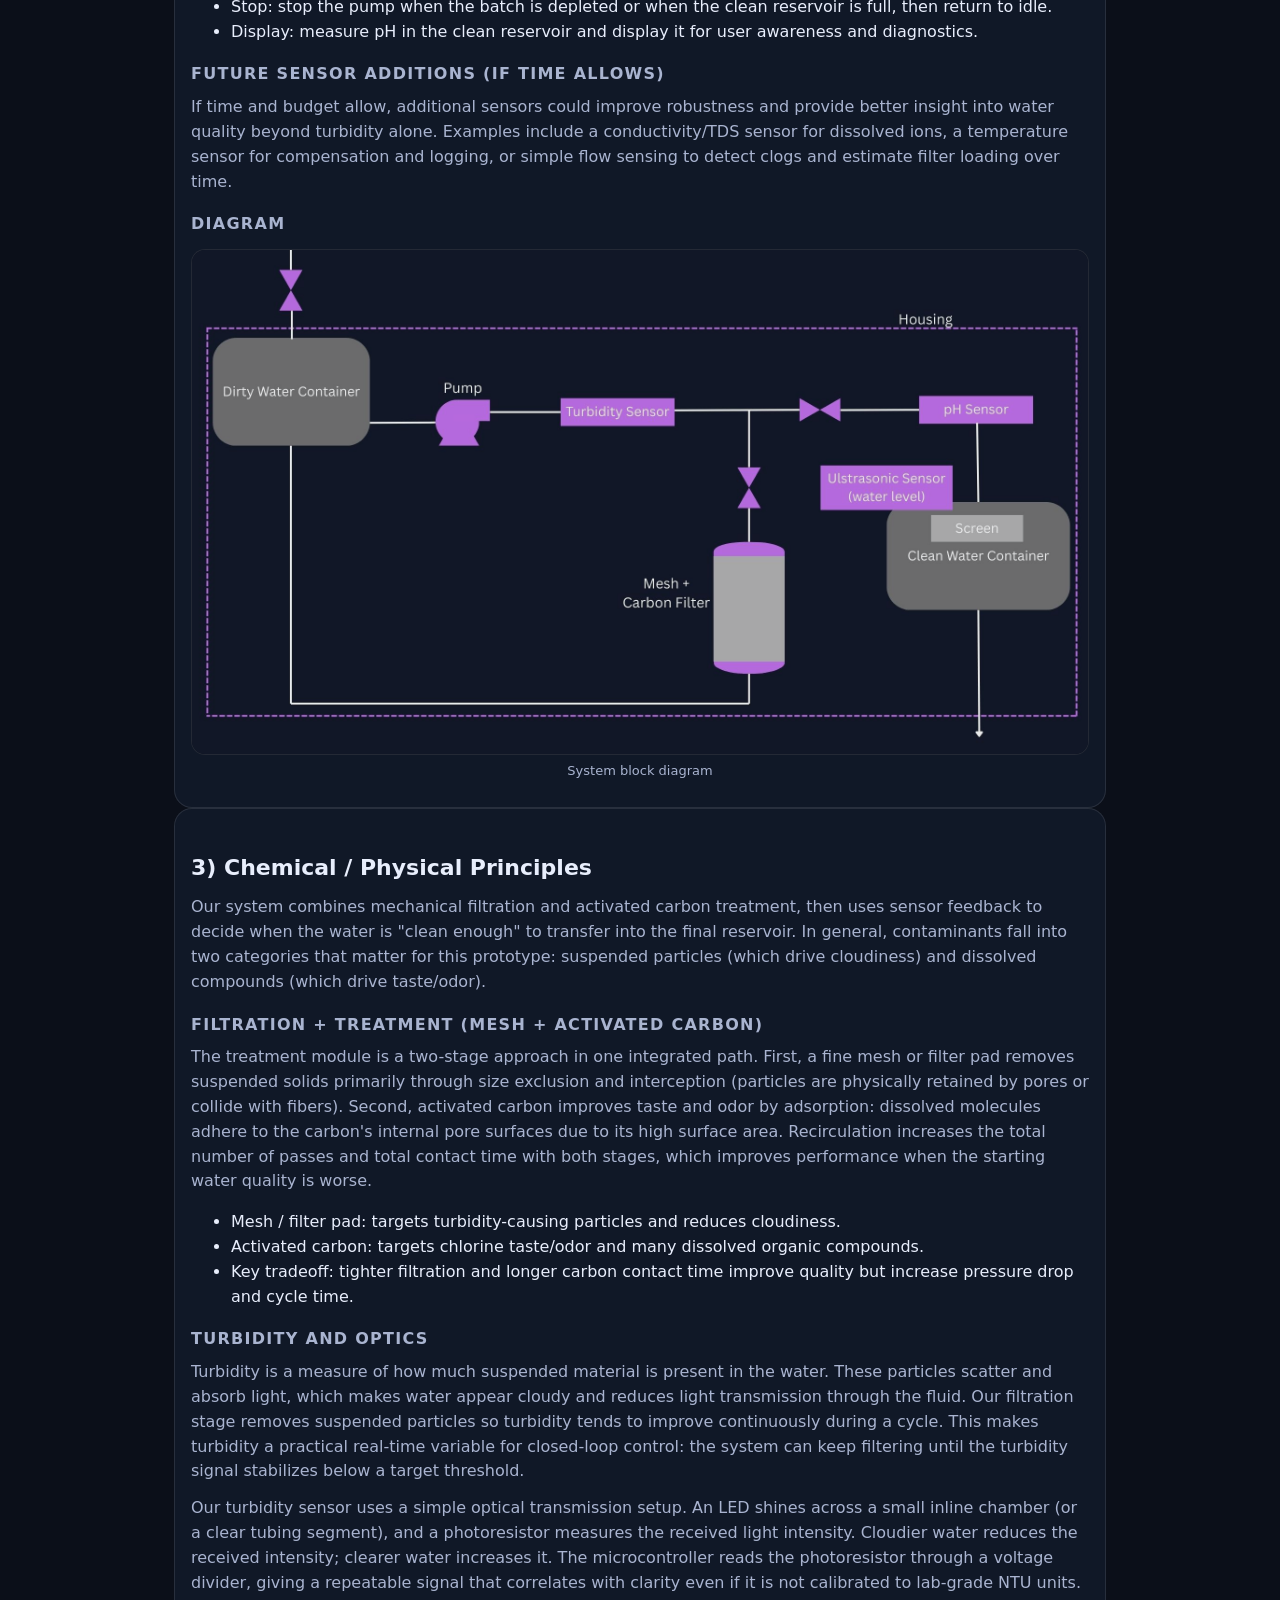
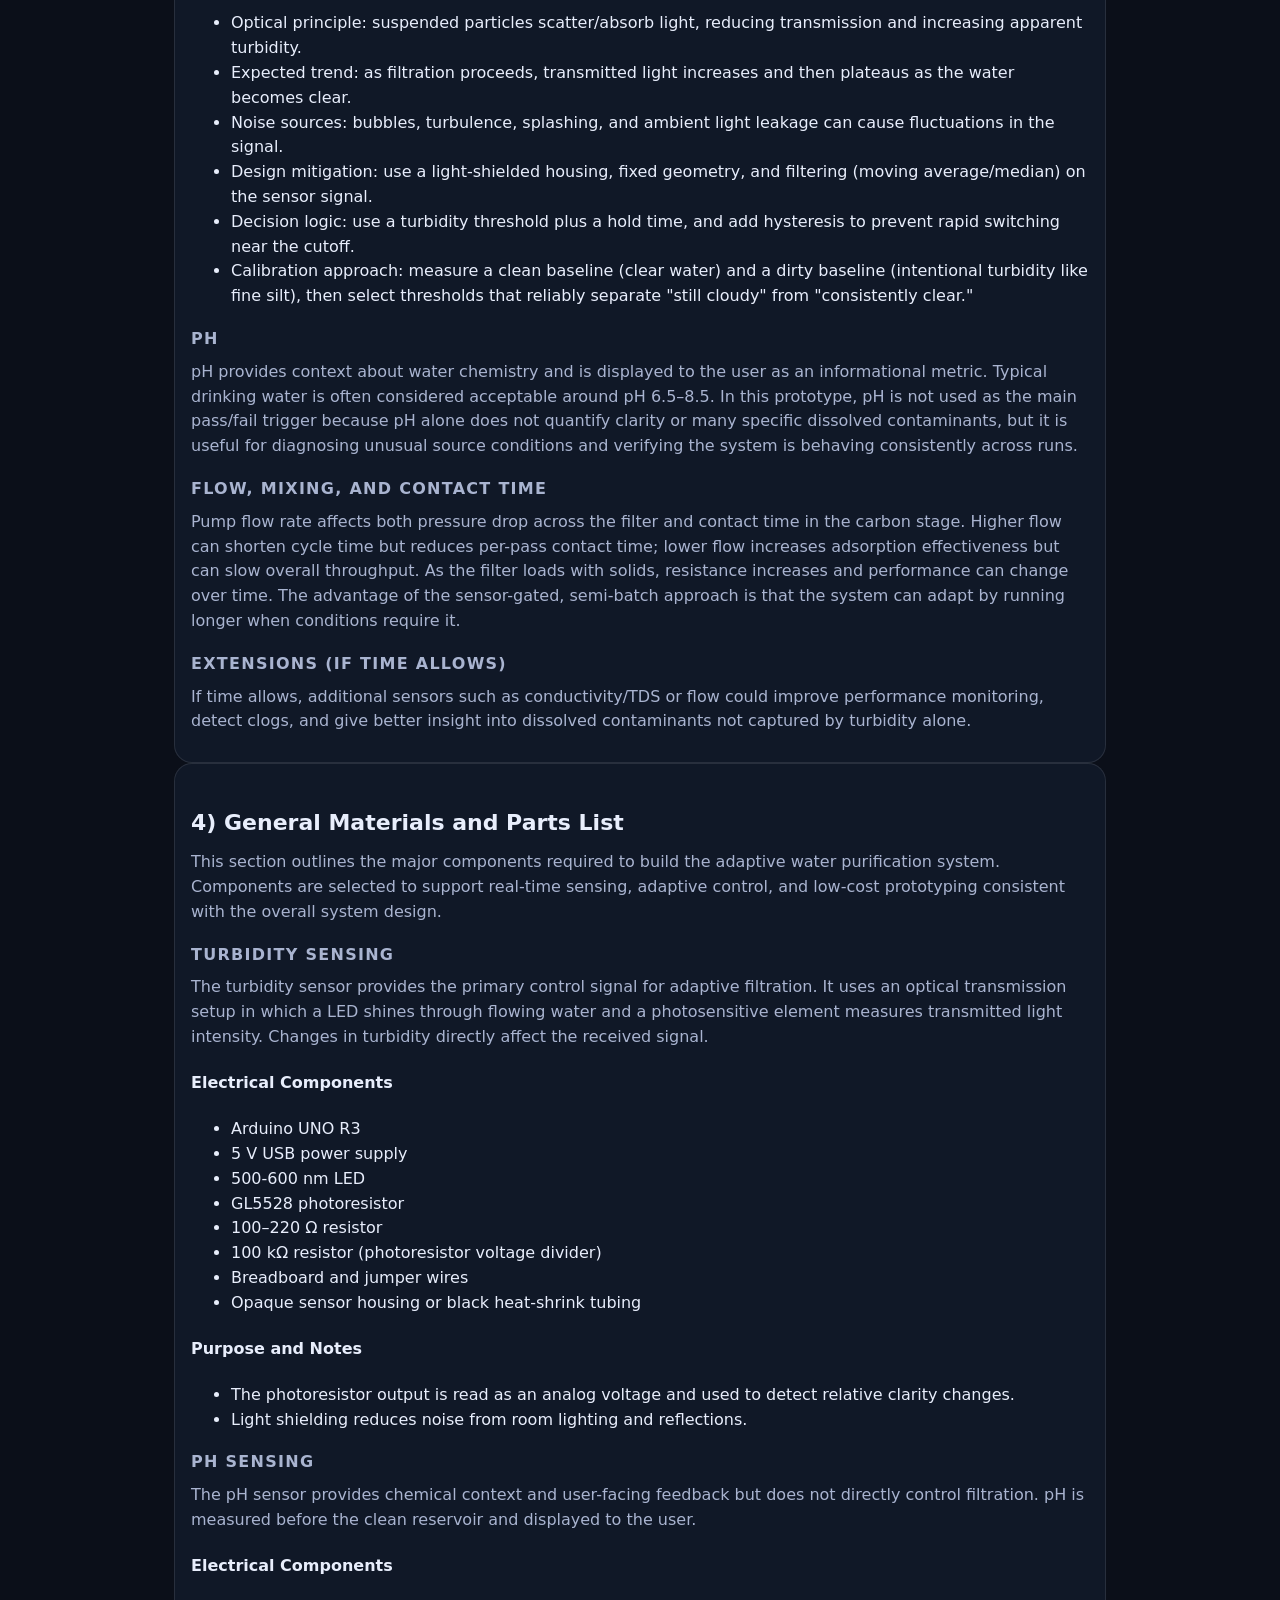
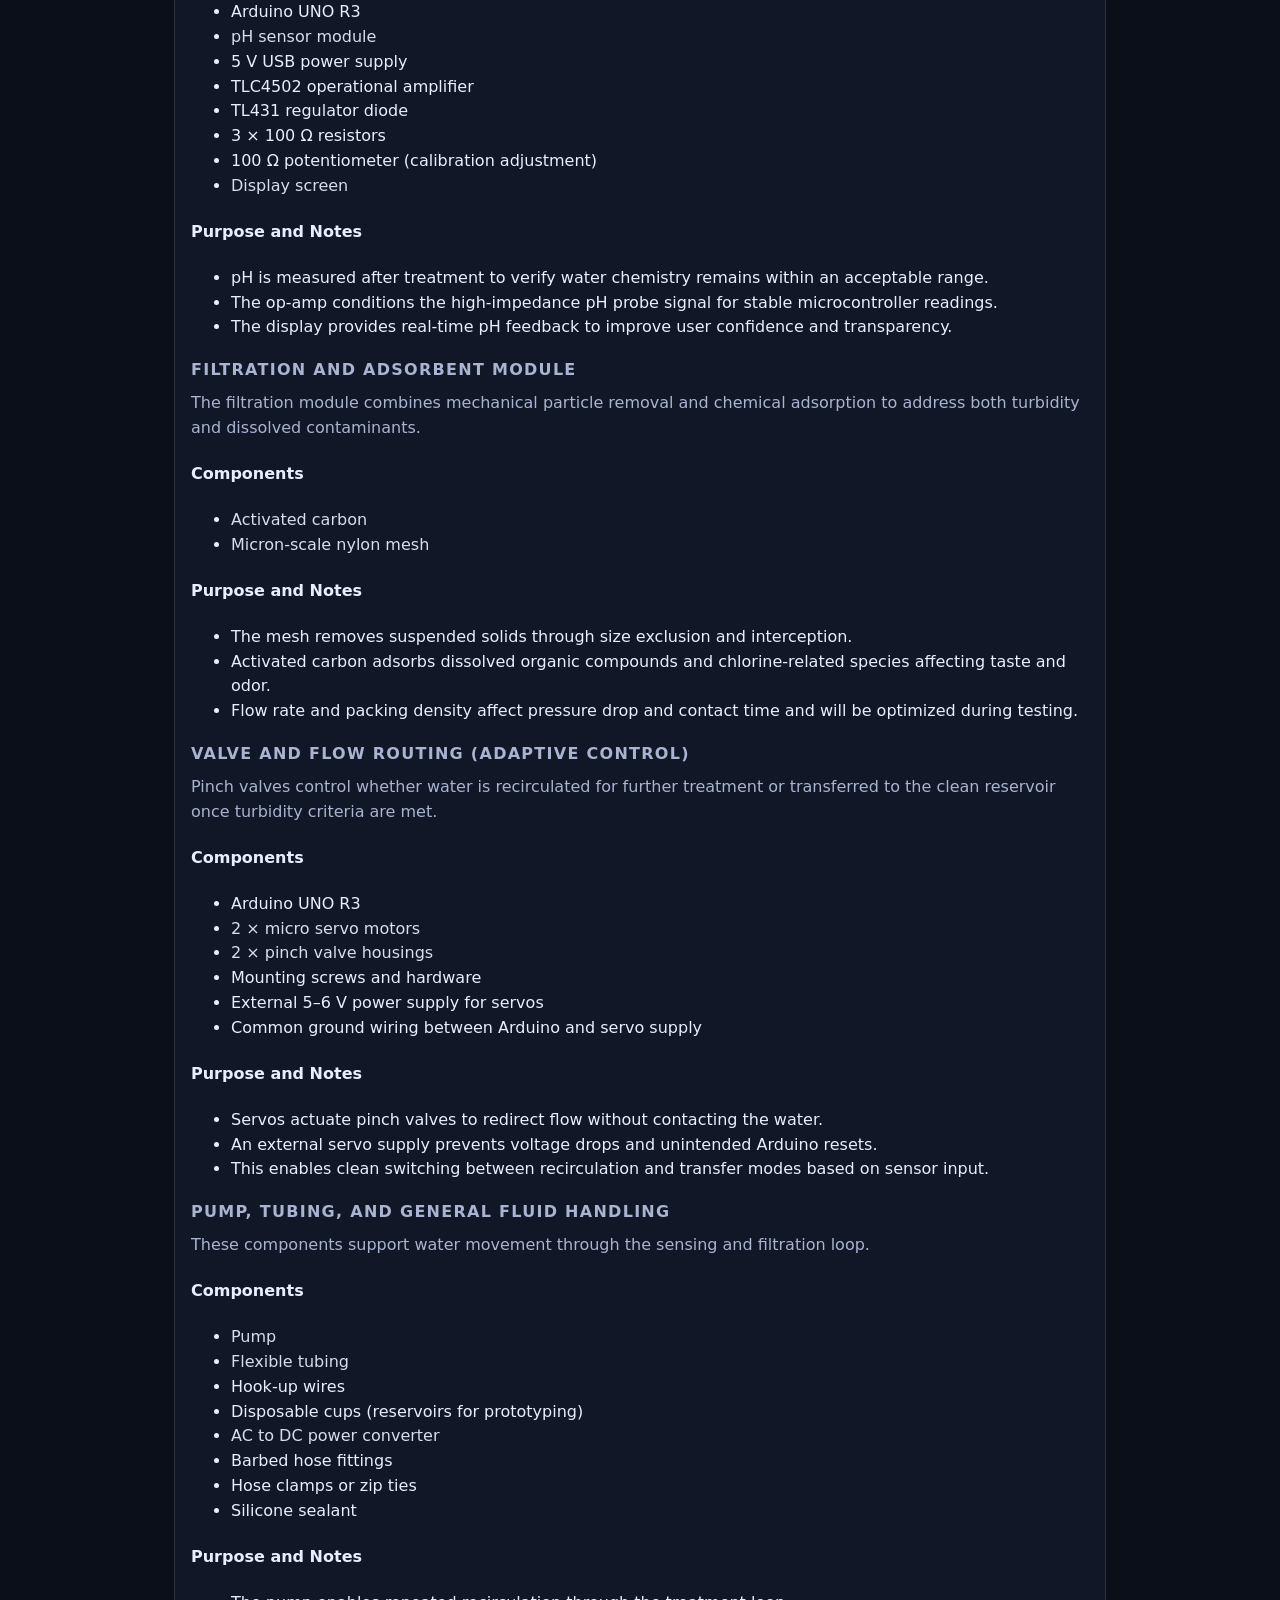
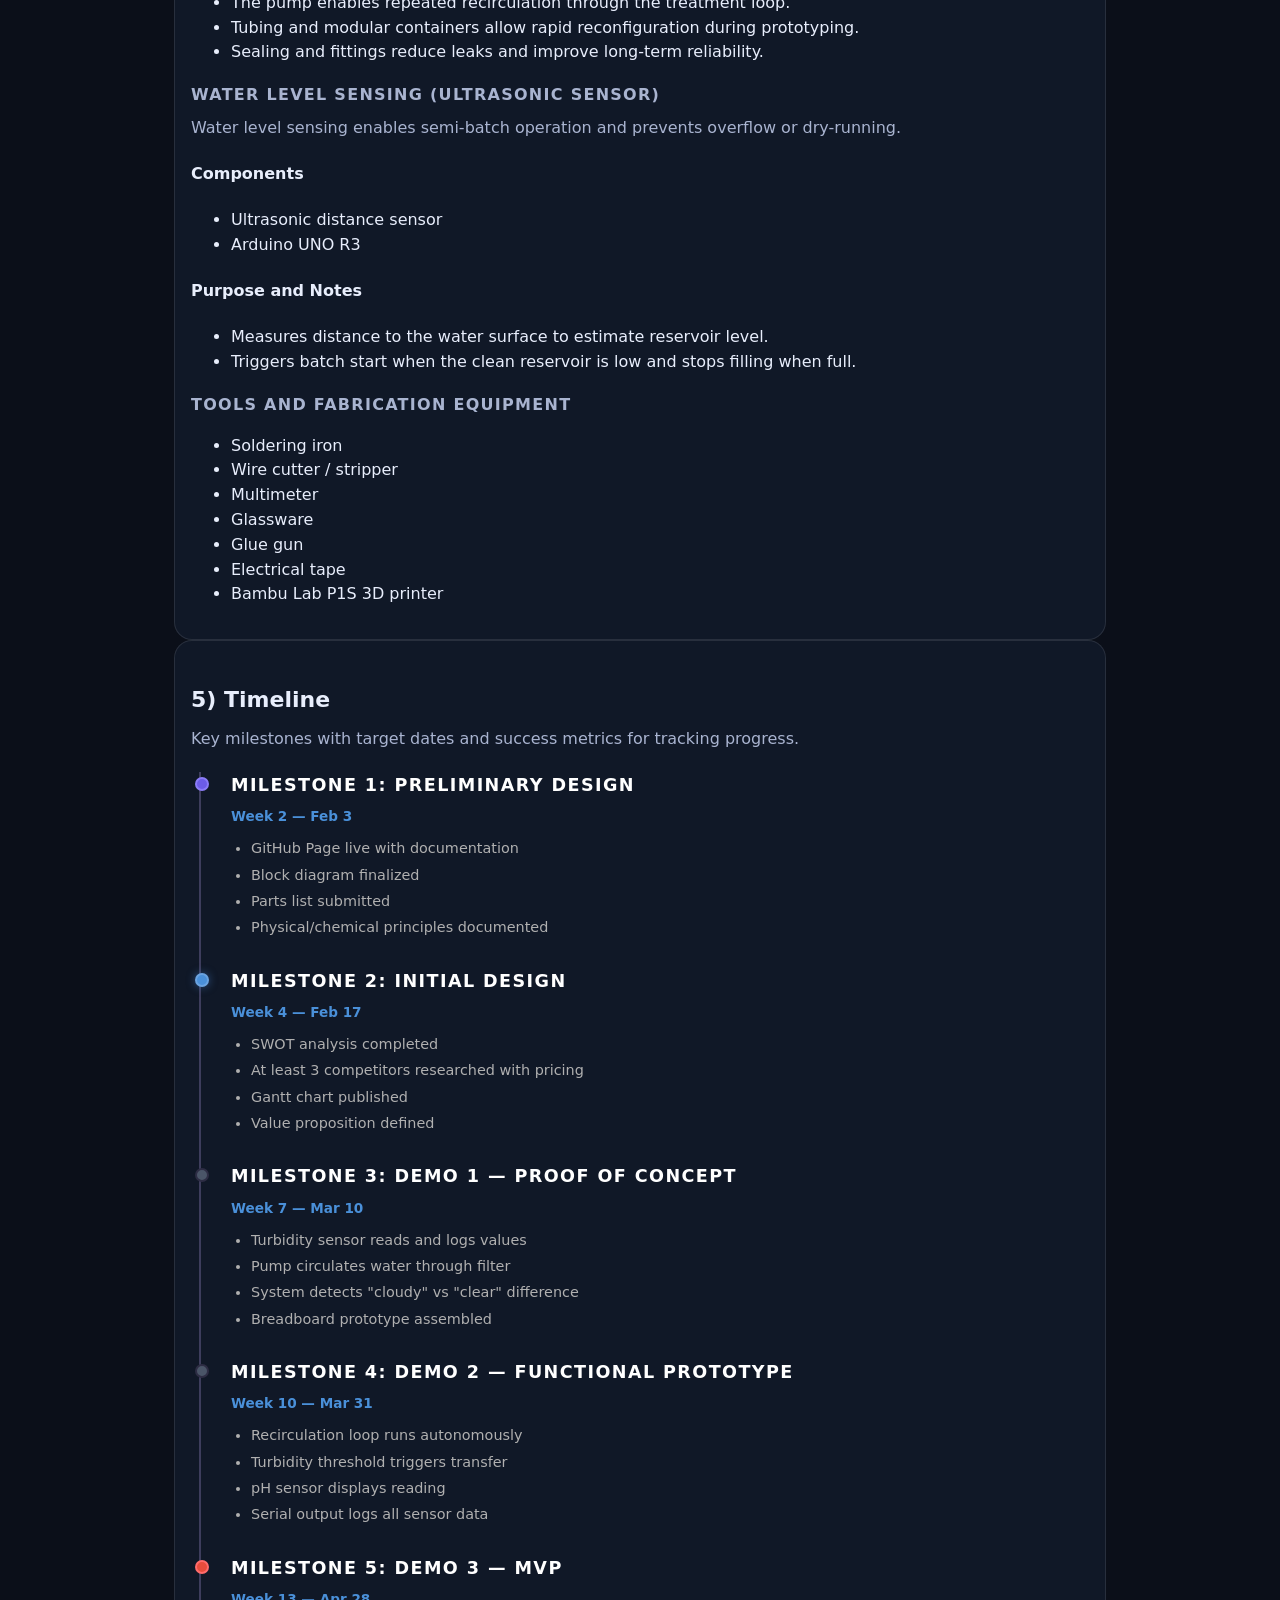
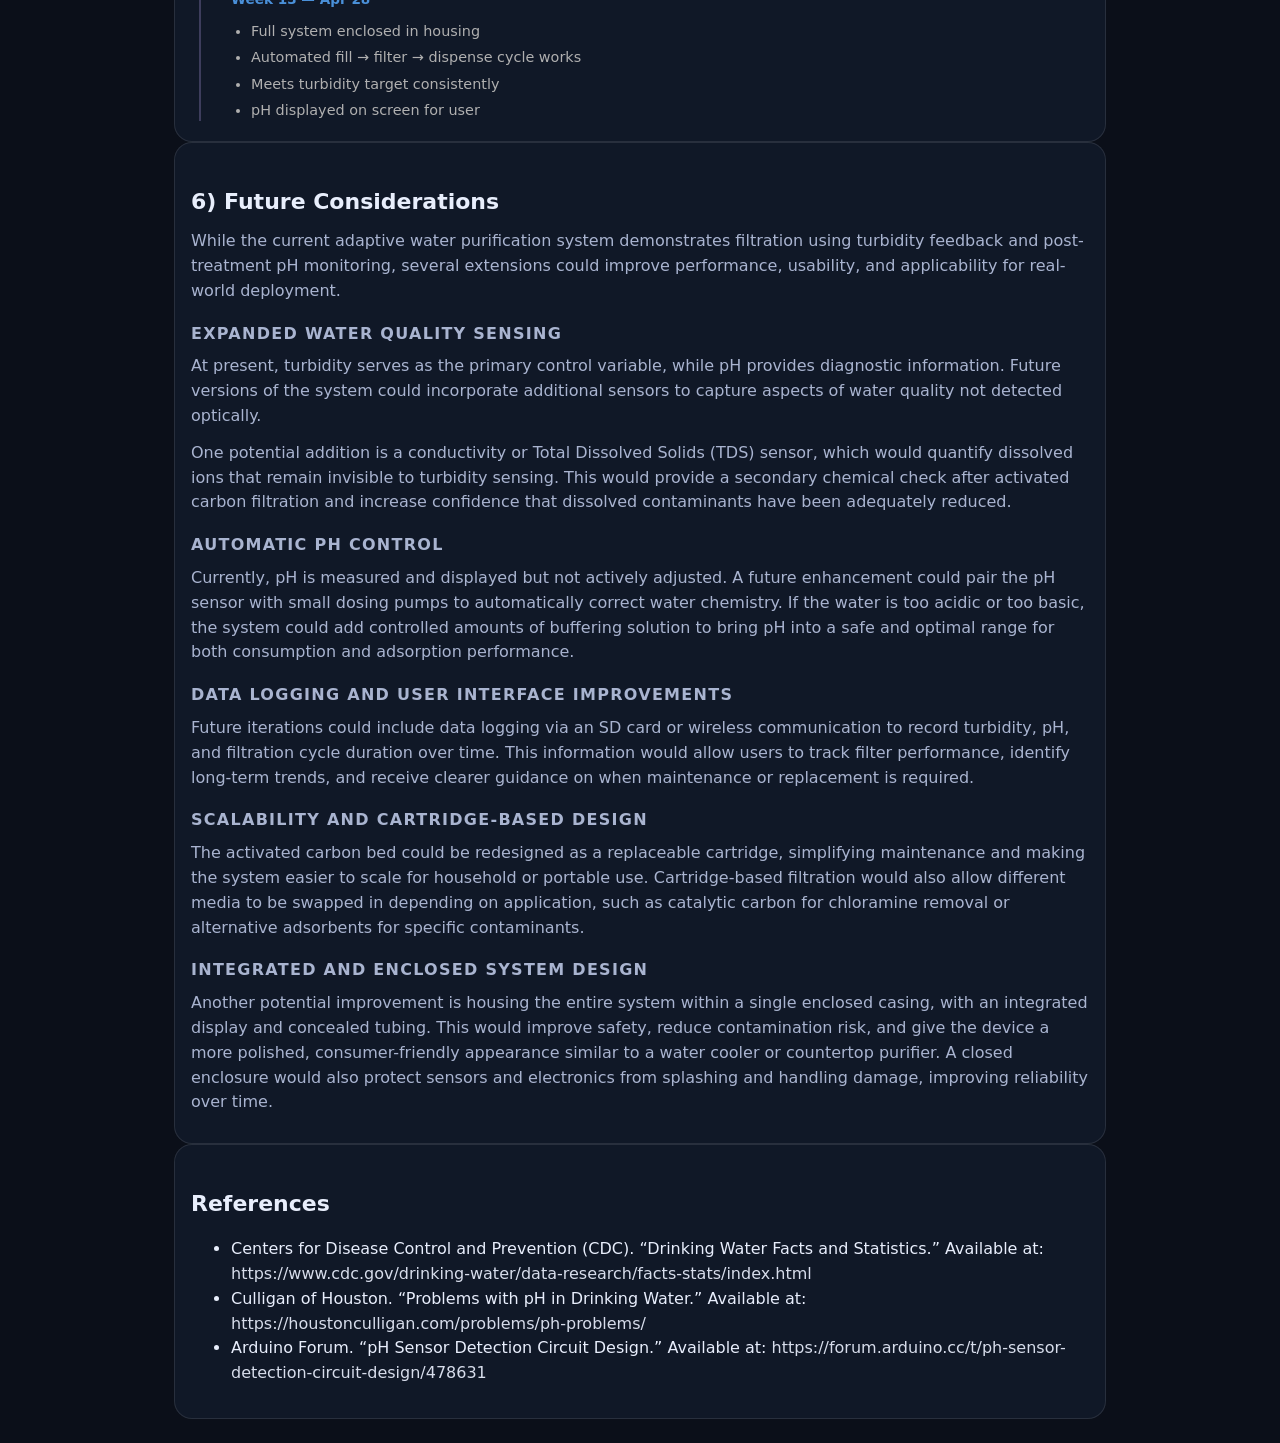
<file: docs/preliminary.html>
<!doctype html>
<html lang="en">
<head>
  <meta charset="UTF-8" />
  <meta name="viewport" content="width=device-width, initial-scale=1.0" />
  <title>Preliminary Design — Adaptive Water Purifier</title>
  <meta name="description" content="Preliminary design: principles, feasibility, parts list, and prototype plan for an adaptive water purifier." />
  <link rel="stylesheet" href="style.css" />
  <style>
    /* Timeline Styles */
    .timeline {
      position: relative;
      padding-left: 30px;
      margin-top: 20px;
    }

    .timeline::before {
      content: '';
      position: absolute;
      left: 8px;
      top: 0;
      bottom: 0;
      width: 2px;
      background: #3d3d5c;
    }

    .timeline-item {
      position: relative;
      padding-bottom: 25px;
    }

    .timeline-item:last-child {
      padding-bottom: 0;
    }

    .timeline-marker {
      position: absolute;
      left: -26px;
      top: 5px;
      width: 14px;
      height: 14px;
      border-radius: 50%;
      background: #4a5568;
      border: 2px solid #2d2d44;
    }

    .timeline-marker.done {
      background: #6c5ce7;
      border-color: #8b7cf7;
    }

    .timeline-marker.active {
      background: #4a90d9;
      border-color: #6ba3e0;
      box-shadow: 0 0 8px rgba(74, 144, 217, 0.5);
    }

    .timeline-marker.crit {
      background: #e74c3c;
      border-color: #ff6b6b;
    }

    .timeline-content {
      padding-left: 10px;
    }

    .timeline-content h3 {
      margin: 0 0 5px 0;
      font-size: 1.1em;
      color: #fff;
    }

    .timeline-date {
      display: inline-block;
      font-size: 0.85em;
      color: #4a90d9;
      margin-bottom: 10px;
      font-weight: 600;
    }

    .timeline-content ul {
      margin: 0;
      padding-left: 20px;
    }

    .timeline-content li {
      color: #b0b0b0;
      font-size: 0.9em;
      margin-bottom: 4px;
    }
  </style>
</head>
<body>
  <header class="wrap">
    <nav>
      <div class="brand">
        <strong>Adaptive Water Purifier</strong>
        <span class="badge">Preliminary Design</span>
      </div>
      <div class="navlinks">
        <a data-nav href="index.html">Home</a>
        <a data-nav href="preliminary.html">Preliminary</a>
        <a data-nav href="initial-design.html">Initial Design</a>
        <a data-nav href="demos.html">Demos</a>
        <a data-nav href="final.html">Final</a>
      </div>
    </nav>

    <h1>Preliminary Design</h1>
    <p>Initial design documentation: market context, overall concept, core principles, parts list, and prototype plan.</p>
  </header>

  <main class="wrap">

    <!-- 1) Introduction -->
    <div class="card">
    <h2>1) Introduction</h2>

    <p>
    Despite major advances in water treatment technology, safe drinking water remains inaccessible for roughly one in four
    people worldwide. Even in the United States, water quality issues persist and contribute to illness each year. As a result,
    there is a large and growing market for household water purification systems, with a majority of Americans now using some
    form of home water filter and increasingly viewing filtered water as safer than untreated tap water.
    </p>

    <p>
    Our goal is to build an adaptive “Brita”-style water purifier that automatically circulates water through a particulate
    filter and an activated carbon bed until sensor feedback indicates that the water has reached an acceptable quality
    threshold, at which point treated water is dispensed. The system is designed to be low-cost, user-friendly, and
    installation-free, targeting users who care about clarity, taste and odor, and basic real-time feedback from their device.
    Rather than filtering continuously, the purifier operates in a semi-batch mode, producing clean water only when the clean
    reservoir is low. This reduces unnecessary pumping and highlights the system’s adaptive behavior.
    </p>

    <h3>Who is this for?</h3>
    <p>
    Our adaptive water purifier is designed to work effectively while remaining simple to implement. It is intended for
    people who want cleaner, better-tasting water without the hassle of under-the-sink installations or the inconvenience of
    constantly refilling and waiting, as with standard pitcher filters. Potential use cases include college dorms, rental
    housing, office kitchens, and emergency backup situations where tap water quality may be temporarily compromised.
    </p>

    <h3>What problem does it solve?</h3>
    <p>
    Standard pitcher filters operate on a “pour and wait” basis with little to no feedback. Users often do not know whether
    the water is actually clean or whether the filter media is exhausted, which can lead to:
    </p>
    <ul>
      <li>Inconsistent taste and odor</li>
      <li>Visible cloudiness or particulates</li>
      <li>Guesswork around filter replacement</li>
      </ul>
    <p>
    Our system reduces this uncertainty by combining mechanical filtration with activated carbon treatment and using sensor
    feedback to determine when water is ready before dispensing.
    </p>

    <h3>Why adaptive?</h3>
    <p>
    Traditional filters are passive, water passes through once and the user hopes sufficient treatment has occurred. In
    contrast, our system uses real-time optical turbidity sensing as its primary control variable to continuously monitor water
    clarity during treatment.
    </p>
    <ul>
      <li>
      The system automatically recirculates water through the filter and adsorbent stages until turbidity stabilizes below a
      defined threshold.
      </li>
      <li>
      Dirtier input water naturally triggers additional filtration passes, requiring no manual adjustment by the user.
      </li>
      <li>
      Treated water is only released once sensor criteria are met, improving reliability and user confidence.
      </li>
    </ul>
    <p>
    A pH sensor serves as a secondary diagnostic metric and displays water chemistry information to the user. While pH is not
    actively adjusted or used as the main pass/fail trigger, it provides valuable context about water safety and quality and
    increases transparency compared to passive filtration systems.
    </p>
  </div>



    <!-- 2) Overall Design -->
    <div class="card">
      <h2>2) Overall Design</h2>
    
      <p>
        Our purifier is designed to connect to a continuous water source (for example, a faucet adapter or a feed line from a larger
        container). The system runs in a semi-batch cycle: it produces a batch of clean water when the clean reservoir is low, rather
        than filtering nonstop. This makes the system simpler, reduces unnecessary pumping, and makes the adaptive behavior clear:
        keep cycling the water until the sensor indicates it is clean enough to transfer.
      </p>
    
      <h3>System Concept (Semi-Batch, Sensor-Gated)</h3>
      <ul>
        <li>Source connection: a feed line supplies raw water when the inlet valve is opened.</li>
        <li>Raw batch chamber: a dedicated container is filled to a set level at the start of each cycle.</li>
        <li>Recirculation loop: a pump repeatedly drives water through sensing and filtration stages.</li>
        <li>Clean reservoir: once water meets the turbidity threshold, it is routed into a final reservoir where pH is measured and displayed.</li>
        <li>User interaction: the user empties the clean reservoir when desired; the system detects low/empty and starts the next batch.</li>
      </ul>
    
      <h3>Flow Path (Detailed)</h3>
      <ul>
        <li>
          1) Fill: when the clean reservoir is detected as low, the controller opens the inlet valve and fills the raw batch chamber to
          a target level (measured using an ultrasonic sensor or a float switch).
        </li>
        <li>
          2) Recirculate + treat: the pump circulates water through (i) an optical turbidity sensing section and (ii) the filtration module,
          then returns the stream to the raw batch chamber. This repeats until turbidity indicates sufficient clarity.
        </li>
        <li>
          3) Pass condition: once turbidity stays below a threshold for a hold time (with hysteresis to prevent rapid toggling), the controller
          switches the plumbing from recirculation mode to transfer mode.
        </li>
        <li>
          4) Transfer to clean reservoir: two pinch valves close the recirculation return path and open the path into the clean reservoir,
          sending the treated batch to storage.
        </li>
        <li>
          5) Display + ready state: the clean reservoir includes a pH sensor whose reading is shown on a display. The system idles until the clean
          reservoir is emptied or drops below a low threshold, at which point a new batch is triggered.
        </li>
      </ul>
    
      <h3>Filtration Module (Mesh + Activated Carbon)</h3>
      <p>
        The filtration module uses two complementary mechanisms. First, a fine mesh or filter pad removes suspended solids through size exclusion:
        particles larger than the pore openings are physically retained, which reduces cloudiness and improves clarity. Second, an activated carbon
        stage improves taste and odor by adsorption. Activated carbon has a highly porous structure and large internal surface area, allowing it to
        capture dissolved organic compounds and chlorine-related species that are not removed by mesh filtration alone. Together, these stages target
        both visible turbidity and common "off-taste" chemical contributors.
      </p>
      <ul>
        <li>Fine mesh / filter pad: primarily removes particulates (silt, debris, and other suspended solids) by size exclusion and interception.</li>
        <li>Activated carbon bed: adsorbs dissolved molecules in its pores, improving taste/odor and reducing certain organic contaminants.</li>
        <li>Design considerations: flow rate affects contact time in carbon and pressure drop across the mesh; both influence performance and pump requirements.</li>
      </ul>
    
      <h3>Turbidity Sensing with a Photoresistor (Optical Clarity)</h3>
      <p>
        The adaptive decision variable is turbidity/clarity measured optically. A low-cost implementation uses an LED light source and a photoresistor
        (LDR) placed across a small inline chamber (or a transparent segment of tubing). Suspended particles scatter and absorb light, so cloudy water
        reduces the amount of light reaching the photoresistor. As the water becomes clearer, more light reaches the sensor and the LDR's resistance
        changes in a repeatable way.
      </p>
      <ul>
        <li>Measurement approach: the microcontroller reads a voltage divider output from the LDR, which correlates with transmitted light intensity.</li>
        <li>Why it is sufficient here: even without absolute NTU calibration, it provides a consistent relative signal to detect "getting clearer" and "clear enough."</li>
        <li>Practical notes: use a light-shielded housing to block ambient light, keep geometry fixed, and apply averaging/median filtering to reduce noise.</li>
        <li>Calibration plan: record a clean baseline (clear water) and a dirty baseline (intentional turbidity, such as a small amount of fine silt),
          then set thresholds with hysteresis to avoid valve chatter near the cutoff.</li>
      </ul>
    
      <h3>Control Logic (High-Level)</h3>
      <ul>
        <li>Trigger: if the clean reservoir level is low, start a new batch.</li>
        <li>Fill: open the inlet valve until the raw batch chamber reaches the target level.</li>
        <li>Filter loop: turn the pump on and recirculate while monitoring turbidity; continue cycling while readings indicate the water is still too cloudy.</li>
        <li>Pass + transfer: if turbidity remains below threshold for a set hold time, switch pinch valves to route flow to the clean reservoir.</li>
        <li>Stop: stop the pump when the batch is depleted or when the clean reservoir is full, then return to idle.</li>
        <li>Display: measure pH in the clean reservoir and display it for user awareness and diagnostics.</li>
      </ul>
    
      <h3>Future Sensor Additions (If Time Allows)</h3>
      <p>
        If time and budget allow, additional sensors could improve robustness and provide better insight into water quality beyond turbidity alone.
        Examples include a conductivity/TDS sensor for dissolved ions, a temperature sensor for compensation and logging, or simple flow sensing to
        detect clogs and estimate filter loading over time.
      </p>
    
      <h3>Diagram</h3>
      <a class="figure-link" href="assets/images/block_diagram.jpg" target="_blank" rel="noopener">
        <img class="diagram" src="assets/images/block_diagram.jpg"
             alt="Overall system diagram">
      </a>
      <div class="figcap">System block diagram</div>

    </div>
  
  
    <!-- 3) Chemical/Physical Principles -->
    <div class="card">
      <h2>3) Chemical / Physical Principles</h2>
    
      <p>
        Our system combines mechanical filtration and activated carbon treatment, then uses sensor feedback to decide when the
        water is "clean enough" to transfer into the final reservoir. In general, contaminants fall into two categories that
        matter for this prototype: suspended particles (which drive cloudiness) and dissolved compounds (which drive taste/odor).
      </p>
    
      <h3>Filtration + treatment (mesh + activated carbon)</h3>
      <p>
        The treatment module is a two-stage approach in one integrated path. First, a fine mesh or filter pad removes suspended
        solids primarily through size exclusion and interception (particles are physically retained by pores or collide with
        fibers). Second, activated carbon improves taste and odor by adsorption: dissolved molecules adhere to the carbon's
        internal pore surfaces due to its high surface area. Recirculation increases the total number of passes and total
        contact time with both stages, which improves performance when the starting water quality is worse.
      </p>
      <ul>
        <li>Mesh / filter pad: targets turbidity-causing particles and reduces cloudiness.</li>
        <li>Activated carbon: targets chlorine taste/odor and many dissolved organic compounds.</li>
        <li>Key tradeoff: tighter filtration and longer carbon contact time improve quality but increase pressure drop and cycle time.</li>
      </ul>
    
      <h3>Turbidity and optics</h3>
      <p>
        Turbidity is a measure of how much suspended material is present in the water. These particles scatter and absorb light,
        which makes water appear cloudy and reduces light transmission through the fluid. Our filtration stage removes suspended particles so turbidity tends to improve continuously during a cycle. This makes turbidity a
        practical real-time variable for closed-loop control: the system can keep filtering until the turbidity signal stabilizes
        below a target threshold.
      </p>
    
      <p>
        Our turbidity sensor uses a simple optical transmission setup. An LED shines across a small inline chamber (or a clear
        tubing segment), and a photoresistor measures the received light intensity. Cloudier water reduces the received
        intensity; clearer water increases it. The microcontroller reads the photoresistor through a voltage divider, giving a repeatable
        signal that correlates with clarity even if it is not calibrated to lab-grade NTU units.
      </p>
    
      <ul>
        <li>Optical principle: suspended particles scatter/absorb light, reducing transmission and increasing apparent turbidity.</li>
        <li>Expected trend: as filtration proceeds, transmitted light increases and then plateaus as the water becomes clear.</li>
        <li>Noise sources: bubbles, turbulence, splashing, and ambient light leakage can cause fluctuations in the signal.</li>
        <li>Design mitigation: use a light-shielded housing, fixed geometry, and filtering (moving average/median) on the sensor signal.</li>
        <li>Decision logic: use a turbidity threshold plus a hold time, and add hysteresis to prevent rapid switching near the cutoff.</li>
        <li>Calibration approach: measure a clean baseline (clear water) and a dirty baseline (intentional turbidity like fine silt),
          then select thresholds that reliably separate "still cloudy" from "consistently clear."</li>
      </ul>
    
      <h3>pH</h3>
      <p>
        pH provides context about water chemistry and is displayed to the user as an informational metric. Typical drinking water
        is often considered acceptable around pH 6.5–8.5. In this prototype, pH is not used as the main pass/fail trigger because
        pH alone does not quantify clarity or many specific dissolved contaminants, but it is useful for diagnosing unusual
        source conditions and verifying the system is behaving consistently across runs.
      </p>
    
      <h3>Flow, mixing, and contact time</h3>
      <p>
        Pump flow rate affects both pressure drop across the filter and contact time in the carbon stage. Higher flow can shorten
        cycle time but reduces per-pass contact time; lower flow increases adsorption effectiveness but can slow overall throughput.
        As the filter loads with solids, resistance increases and performance can change over time. The advantage of the sensor-gated,
        semi-batch approach is that the system can adapt by running longer when conditions require it.
      </p>
    
      <h3>Extensions (if time allows)</h3>
      <p>
        If time allows, additional sensors such as conductivity/TDS or flow could improve performance monitoring,
        detect clogs, and give better insight into dissolved contaminants not captured by turbidity alone.
      </p>
    </div>


    <!-- 4) General Materials and Parts List -->
    <div class="card">
    <h2>4) General Materials and Parts List</h2>

    <p>
    This section outlines the major components required to build the adaptive water purification system.
    Components are selected to support real-time sensing, adaptive control, and low-cost prototyping
    consistent with the overall system design.
    </p>

    <h3>Turbidity Sensing</h3>
    <p>
    The turbidity sensor provides the primary control signal for adaptive filtration. It uses an optical
    transmission setup in which a LED shines through flowing water and a photosensitive element
    measures transmitted light intensity. Changes in turbidity directly affect the received signal.
    </p>

    <h4>Electrical Components</h4>
    <ul>
      <li>Arduino UNO R3</li>
      <li>5 V USB power supply</li>
      <li>500-600 nm LED</li>
      <li>GL5528 photoresistor</li>
      <li>100–220 Ω resistor</li>
      <li>100 kΩ resistor (photoresistor voltage divider)</li>
      <li>Breadboard and jumper wires</li>
      <li>Opaque sensor housing or black heat-shrink tubing</li>
    </ul>

    <h4>Purpose and Notes</h4>
    <ul>
      <li>The photoresistor output is read as an analog voltage and used to detect relative clarity changes.</li>
      <li>Light shielding reduces noise from room lighting and reflections.</li>
    </ul>

    <h3>pH Sensing</h3>
    <p>
    The pH sensor provides chemical context and user-facing feedback but does not directly control filtration.
    pH is measured before the clean reservoir and displayed to the user.
    </p>

    <h4>Electrical Components</h4>
    <ul>
      <li>Arduino UNO R3</li>
      <li><a href="https://www.amazon.com/Teyleten-Robot-Acquisition-Alkalinity-Monitoring/dp/B09H1MJS4S/ref=sr_1_3?crid=3JBPQSB7K8SL1&dib=eyJ2IjoiMSJ9.[base64].ARLscNlV5-O1sHKNWARklk3fRQh3A3FryugpcuH8__I&dib_tag=se&keywords=ph+sensor&qid=1769719943&sprefix=ph+sensor%2Caps%2C117&sr=8-3" target="_blank">pH sensor module</a></li>
      <li>5 V USB power supply</li>
      <li>TLC4502 operational amplifier</li>
      <li>TL431 regulator diode</li>
      <li>3 × 100 Ω resistors</li>
      <li>100 Ω potentiometer (calibration adjustment)</li>
      <li><a href="https://www.adafruit.com/product/292" target="_blank">Display screen</a></li>
    </ul>

    <h4>Purpose and Notes</h4>
    <ul>
      <li>pH is measured after treatment to verify water chemistry remains within an acceptable range.</li>
      <li>The op-amp conditions the high-impedance pH probe signal for stable microcontroller readings.</li>
      <li>The display provides real-time pH feedback to improve user confidence and transparency.</li>
    </ul>

    <h3>Filtration and Adsorbent Module</h3>
    <p>
    The filtration module combines mechanical particle removal and chemical adsorption to address both
    turbidity and dissolved contaminants.
    </p>

    <h4>Components</h4>
    <ul>
      <li><a href="https://www.amazon.com/dp/B0C9MM4CSM?th=1" target="_blank">Activated carbon</a></li>
      <li><a href="https://www.amazon.com/dp/B0CYT5XLXX?th=1" target="_blank">Micron-scale nylon mesh</a></li>
    </ul>

    <h4>Purpose and Notes</h4>
    <ul>
      <li>The mesh removes suspended solids through size exclusion and interception.</li>
      <li>Activated carbon adsorbs dissolved organic compounds and chlorine-related species affecting taste and odor.</li>
      <li>Flow rate and packing density affect pressure drop and contact time and will be optimized during testing.</li>
    </ul>

    <h3>Valve and Flow Routing (Adaptive Control)</h3>
    <p>
    Pinch valves control whether water is recirculated for further treatment or transferred to the clean
    reservoir once turbidity criteria are met.
    </p>

    <h4>Components</h4>
    <ul>
      <li>Arduino UNO R3</li>
      <li><a href="https://www.amazon.com/Micro-Servos-Helicopter-Airplane-Controls/dp/B07MLR1498/ref=sr_1_5?crid=3BYLYLDDKUS7I&dib=eyJ2IjoiMSJ9.[base64].uuWL4TDZ_ZagEqqaMKjD7lz905LFvrM6MAZRpAidNtc&dib_tag=se&keywords=servo&qid=1769720412&sprefix=servo%2Caps%2C110&sr=8-5&th=1" target="_blank">2 × micro servo motors</a></li>
      <li><a href="https://www.printables.com/model/247744-pinch-valve-powered-by-servo" target="_blank">2 × pinch valve housings</a></li>
      <li>Mounting screws and hardware</li>
      <li>External 5–6 V power supply for servos</li>
      <li>Common ground wiring between Arduino and servo supply</li>
    </ul>

    <h4>Purpose and Notes</h4>
    <ul>
      <li>Servos actuate pinch valves to redirect flow without contacting the water.</li>
      <li>An external servo supply prevents voltage drops and unintended Arduino resets.</li>
      <li>This enables clean switching between recirculation and transfer modes based on sensor input.</li>
    </ul>

    <h3>Pump, Tubing, and General Fluid Handling</h3>
    <p>
    These components support water movement through the sensing and filtration loop.
    </p>

    <h4>Components</h4>
    <ul>
      <li><a href="https://www.adafruit.com/product/1150" target="_blank">Pump</a></li>
      <li><a href="https://www.adafruit.com/product/3659" target="_blank">Flexible tubing</a></li>
      <li>Hook-up wires</li>
      <li>Disposable cups (reservoirs for prototyping)</li>
      <li><a href="https://www.amazon.com/LBSC-Converter-Cigarette-Lighter-Adapter/dp/B0F1SZGMMF/ref=sr_1_16?dib=eyJ2IjoiMSJ9.[base64].nl4A93c1p4XE7Q9G8eIsQDr3pslcU_4dyLLqXPIRnsk&dib_tag=se&keywords=12%2Bvolt%2Badapter%2Bplug&qid=1769725173&sr=8-16&th=1" target="_blank">AC to DC power converter</a></li>
      <li>Barbed hose fittings</li>
      <li>Hose clamps or zip ties</li>
      <li>Silicone sealant</li>
    </ul>

    <h4>Purpose and Notes</h4>
    <ul>
      <li>The pump enables repeated recirculation through the treatment loop.</li>
      <li>Tubing and modular containers allow rapid reconfiguration during prototyping.</li>
      <li>Sealing and fittings reduce leaks and improve long-term reliability.</li>
    </ul>

    <h3>Water Level Sensing (Ultrasonic Sensor)</h3>
    <p>
    Water level sensing enables semi-batch operation and prevents overflow or dry-running.
    </p>

    <h4>Components</h4>
    <ul>
      <li>Ultrasonic distance sensor</li>
      <li>Arduino UNO R3</li>
    </ul>

    <h4>Purpose and Notes</h4>
    <ul>
      <li>Measures distance to the water surface to estimate reservoir level.</li>
      <li>Triggers batch start when the clean reservoir is low and stops filling when full.</li>
    </ul>

    <h3>Tools and Fabrication Equipment</h3>
    <ul>
      <li>Soldering iron</li>
      <li>Wire cutter / stripper</li>
      <li>Multimeter</li>
      <li>Glassware</li>
      <li>Glue gun</li>
      <li>Electrical tape</li>
      <li>Bambu Lab P1S 3D printer</li>
    </ul>
  </div>


    <!-- 5) Timeline -->
    <div class="card">
      <h2>5) Timeline</h2>
      <p>Key milestones with target dates and success metrics for tracking progress.</p>
      
      <div class="timeline">
        <div class="timeline-item">
          <div class="timeline-marker done"></div>
          <div class="timeline-content">
            <h3>Milestone 1: Preliminary Design</h3>
            <span class="timeline-date">Week 2 — Feb 3</span>
            <ul>
              <li>GitHub Page live with documentation</li>
              <li>Block diagram finalized</li>
              <li>Parts list submitted</li>
              <li>Physical/chemical principles documented</li>
            </ul>
          </div>
        </div>
        
        <div class="timeline-item">
          <div class="timeline-marker active"></div>
          <div class="timeline-content">
            <h3>Milestone 2: Initial Design</h3>
            <span class="timeline-date">Week 4 — Feb 17</span>
            <ul>
              <li>SWOT analysis completed</li>
              <li>At least 3 competitors researched with pricing</li>
              <li>Gantt chart published</li>
              <li>Value proposition defined</li>
            </ul>
          </div>
        </div>
        
        <div class="timeline-item">
          <div class="timeline-marker"></div>
          <div class="timeline-content">
            <h3>Milestone 3: Demo 1 — Proof of Concept</h3>
            <span class="timeline-date">Week 7 — Mar 10</span>
            <ul>
              <li>Turbidity sensor reads and logs values</li>
              <li>Pump circulates water through filter</li>
              <li>System detects "cloudy" vs "clear" difference</li>
              <li>Breadboard prototype assembled</li>
            </ul>
          </div>
        </div>
        
        <div class="timeline-item">
          <div class="timeline-marker"></div>
          <div class="timeline-content">
            <h3>Milestone 4: Demo 2 — Functional Prototype</h3>
            <span class="timeline-date">Week 10 — Mar 31</span>
            <ul>
              <li>Recirculation loop runs autonomously</li>
              <li>Turbidity threshold triggers transfer</li>
              <li>pH sensor displays reading</li>
              <li>Serial output logs all sensor data</li>
            </ul>
          </div>
        </div>
        
        <div class="timeline-item">
          <div class="timeline-marker crit"></div>
          <div class="timeline-content">
            <h3>Milestone 5: Demo 3 — MVP</h3>
            <span class="timeline-date">Week 13 — Apr 28</span>
            <ul>
              <li>Full system enclosed in housing</li>
              <li>Automated fill → filter → dispense cycle works</li>
              <li>Meets turbidity target consistently</li>
              <li>pH displayed on screen for user</li>
            </ul>
          </div>
        </div>
      </div>
    </div>

    <!-- 6) Future Considerations -->
    <div class="card">
  <h2>6) Future Considerations</h2>

  <p>
    While the current adaptive water purification system demonstrates filtration using turbidity feedback
    and post-treatment pH monitoring, several extensions could improve performance, usability, and
    applicability for real-world deployment.
  </p>

  <h3>Expanded Water Quality Sensing</h3>
  <p>
    At present, turbidity serves as the primary control variable, while pH provides diagnostic information.
    Future versions of the system could incorporate additional sensors to capture aspects of water quality
    not detected optically.
  </p>
  <p>
    One potential addition is a conductivity or Total Dissolved Solids (TDS) sensor, which would quantify
    dissolved ions that remain invisible to turbidity sensing. This would provide a secondary chemical
    check after activated carbon filtration and increase confidence that dissolved contaminants have been
    adequately reduced.
  </p>

  <h3>Automatic pH Control</h3>
  <p>
    Currently, pH is measured and displayed but not actively adjusted. A future enhancement could pair the
    pH sensor with small dosing pumps to automatically correct water chemistry. If the water is too acidic
    or too basic, the system could add controlled amounts of buffering solution to bring pH into a safe and
    optimal range for both consumption and adsorption performance.
  </p>

  <h3>Data Logging and User Interface Improvements</h3>
  <p>
    Future iterations could include data logging via an SD card or wireless communication to record
    turbidity, pH, and filtration cycle duration over time. This information would allow users to track
    filter performance, identify long-term trends, and receive clearer guidance on when maintenance or
    replacement is required.
  </p>

  <h3>Scalability and Cartridge-Based Design</h3>
  <p>
    The activated carbon bed could be redesigned as a replaceable cartridge, simplifying maintenance and
    making the system easier to scale for household or portable use. Cartridge-based filtration would also
    allow different media to be swapped in depending on application, such as catalytic carbon for
    chloramine removal or alternative adsorbents for specific contaminants.
  </p>

  <h3>Integrated and Enclosed System Design</h3>
  <p>
    Another potential improvement is housing the entire system within a single enclosed casing, with an
    integrated display and concealed tubing. This would improve safety, reduce contamination risk, and
    give the device a more polished, consumer-friendly appearance similar to a water cooler or countertop
    purifier. A closed enclosure would also protect sensors and electronics from splashing and handling
    damage, improving reliability over time.
  </p>
</div>
    
     <!-- 7) References -->
<div class="card">
  <h2>References</h2>

  <ul>
    <li>
      Centers for Disease Control and Prevention (CDC). “Drinking Water Facts and Statistics.” Available at:
      <a href="https://www.cdc.gov/drinking-water/data-research/facts-stats/index.html" target="_blank">
        https://www.cdc.gov/drinking-water/data-research/facts-stats/index.html
      </a>
    </li>
    <li>
      Culligan of Houston. “Problems with pH in Drinking Water.” Available at:
      <a href="https://houstonculligan.com/problems/ph-problems/" target="_blank">
        https://houstonculligan.com/problems/ph-problems/
      </a>
    </li>
    <li>
      Arduino Forum. “pH Sensor Detection Circuit Design.” Available at:
      <a href="https://forum.arduino.cc/t/ph-sensor-detection-circuit-design/478631" target="_blank">
        https://forum.arduino.cc/t/ph-sensor-detection-circuit-design/478631
      </a>
    </li>
  </ul>
</div>
</file>
<file: docs/style.css>
:root{
  --bg:#0b0f19;
  --card:#121a2a;
  --text:#e8eefc;
  --muted:#a9b4d0;
  --border:rgba(255,255,255,.10);
  --accent:#7aa2ff;
  --good:#34d399;
  --warn:#fbbf24;
  --bad:#fb7185;
}

*{box-sizing:border-box}
html,body{margin:0;padding:0}
body{
  font-family: ui-sans-serif, system-ui, -apple-system, Segoe UI, Roboto, Arial;
  background: radial-gradient(1100px 600px at 20% 0%, rgba(122,162,255,.22), transparent 60%), var(--bg);
  color:var(--text);
  line-height:1.55;
}

a{color:var(--text);text-decoration:none;opacity:.92}
a:hover{opacity:1;text-decoration:underline}
code,kbd,pre{font-family: ui-monospace, SFMono-Regular, Menlo, Monaco, Consolas, "Liberation Mono", "Courier New", monospace;}
pre{
  background: rgba(0,0,0,.35);
  border:1px solid var(--border);
  border-radius:14px;
  padding:14px;
  overflow:auto;
}

.wrap{max-width:980px;margin:0 auto;padding:24px}
nav{
  display:flex;align-items:center;justify-content:space-between;gap:14px;flex-wrap:wrap;
  padding:14px 0;
}
.brand{display:flex;gap:10px;align-items:center}
.badge{
  font-size:12px;
  padding:4px 10px;
  border:1px solid var(--border);
  border-radius:999px;
  color:var(--muted);
}
.navlinks{display:flex;gap:14px;flex-wrap:wrap}

.hero{padding:38px 0 14px}
h1{font-size:42px;line-height:1.1;margin:0 0 10px}
h2{font-size:22px;margin:26px 0 10px}
h3{font-size:16px;margin:18px 0 8px;color:var(--muted);text-transform:uppercase;letter-spacing:.08em}
p{color:var(--muted);margin:0 0 12px}

.grid{
  display:grid;
  grid-template-columns: repeat(3, 1fr);
  gap:14px;
  margin:18px 0;
}
.card{
  background: rgba(18,26,42,.86);
  border:1px solid var(--border);
  border-radius:18px;
  padding:16px;
  backdrop-filter: blur(10px);
}
.card strong{color:var(--text)}
.small{font-size:13px;color:var(--muted)}

.btnrow{display:flex;gap:12px;flex-wrap:wrap;margin-top:14px}
.btn{
  display:inline-block;
  padding:10px 14px;
  border-radius:14px;
  background:var(--accent);
  color:#0b0f19;
  font-weight:800;
  border:1px solid transparent;
}
.btn.secondary{
  background:transparent;
  border:1px solid var(--border);
  color:var(--text);
  font-weight:700;
}

table{width:100%;border-collapse:separate;border-spacing:0;margin:12px 0}
th,td{
  text-align:left;
  padding:10px 10px;
  border-bottom:1px solid var(--border);
  vertical-align:top;
}
th{color:var(--text);font-size:13px;text-transform:uppercase;letter-spacing:.06em}
td{color:var(--muted);font-size:14px}

.kpi{
  display:flex;gap:10px;flex-wrap:wrap;margin-top:10px
}
.pill{
  padding:6px 10px;border-radius:999px;border:1px solid var(--border);color:var(--muted);font-size:13px
}
.pill.good{border-color:rgba(52,211,153,.35);color:var(--good)}
.pill.warn{border-color:rgba(251,191,36,.35);color:var(--warn)}
.pill.bad{border-color:rgba(251,113,133,.35);color:var(--bad)}

.footer{padding:22px 0 46px;color:var(--muted);font-size:13px}
hr{border:none;border-top:1px solid var(--border);margin:18px 0}

@media (max-width: 860px){
  h1{font-size:34px}
  .grid{grid-template-columns:1fr}
}

/* Images / diagrams */
.card img{
  display:block;
  max-width:100%;
  height:auto;
  margin:12px auto;
  border-radius:14px;
  border:1px solid var(--border);
  background: rgba(0,0,0,.18);
}

/* Optional: caption style under images */
.figcap{
  font-size:13px;
  color:var(--muted);
  text-align:center;
  margin-top:-6px;
  margin-bottom:10px;
}

/* Optional: if you wrap image in a link to open full-size */
.figure-link{
  display:block;
  border-radius:14px;
}
.figure-link:hover img{
  border-color: rgba(122,162,255,.55);
}
</file>
